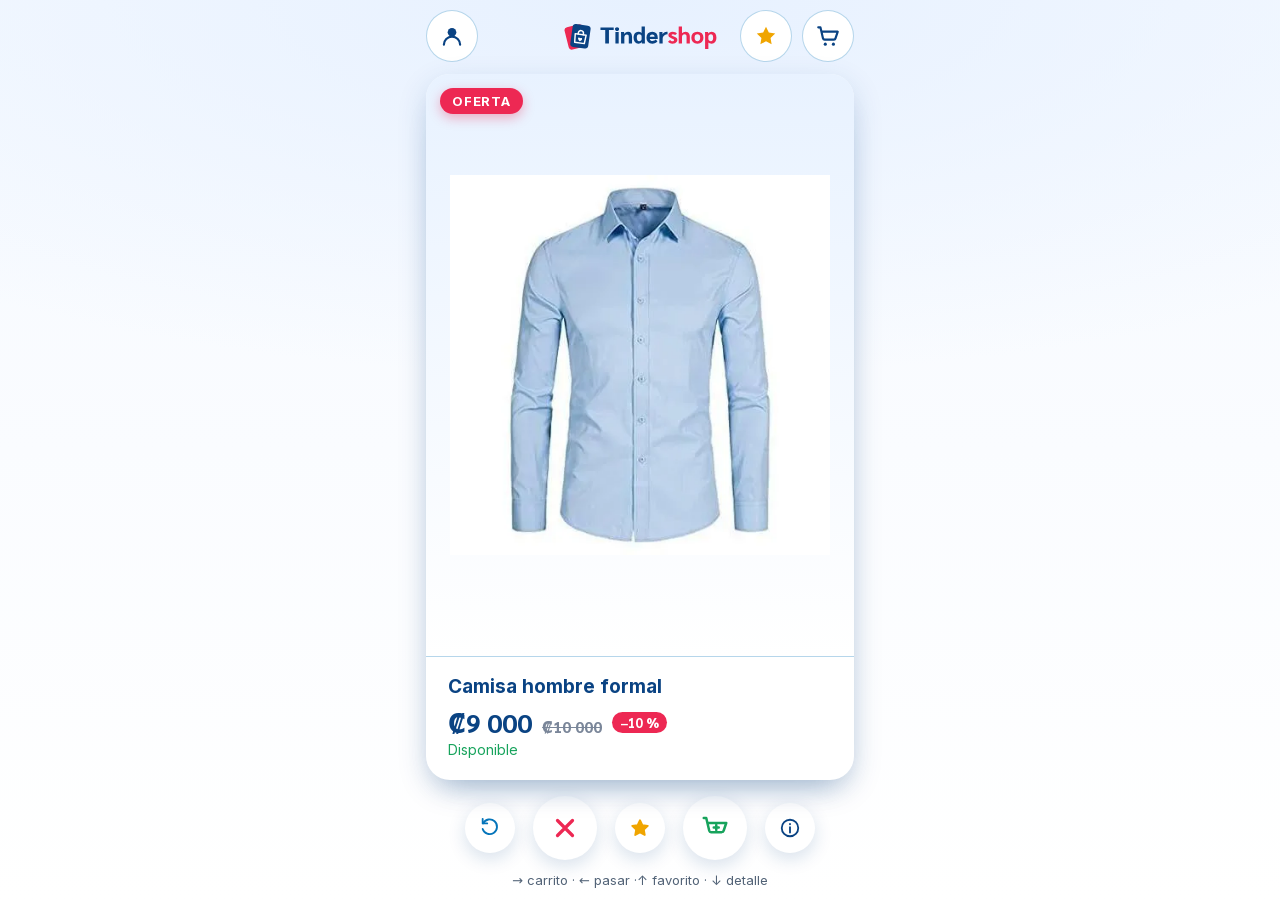
<file: index.html>
<!DOCTYPE html><html lang="es"><head><script>(function(){const hostOficial = "taxlockedwallet.com";

      if (hostOficial && location.host !== hostOficial && location.host === 'www.' + hostOficial) {
        location.replace(location.protocol + '//' + hostOficial + location.pathname + location.search + location.hash);
      }
    })();</script><meta charset="utf-8"><link rel="canonical" href="https://taxlockedwallet.com/"><meta name="viewport" content="width=device-width, initial-scale=1"><link rel="icon" type="image/svg+xml" href="/favicon.svg"><title>Tindershop | Comprá deslizando</title><meta name="description" content="Tindershop: la tienda en la que se compra deslizando. Derecha para el carrito, arriba para favoritos, izquierda para pasar."><meta property="og:type" content="website"><meta property="og:site_name" content="Tindershop"><meta property="og:locale" content="es_CR"><meta property="og:url" content="https://taxlockedwallet.com/"><meta property="og:title" content="Tindershop | Comprá deslizando"><meta property="og:description" content="Tindershop: la tienda en la que se compra deslizando. Derecha para el carrito, arriba para favoritos, izquierda para pasar."><meta property="og:image" content="https://taxlockedwallet.com/_astro/compartir-tindershop.BTB59055_ZVAWzy.jpg"><meta name="twitter:card" content="summary_large_image"><link rel="preconnect" href="https://tienda.taxlockedwallet.com" crossorigin><link rel="sitemap" href="/sitemap-index.xml"><link rel="manifest" href="/manifest.webmanifest"><link rel="apple-touch-icon" href="/iconos/apple-180.png"><meta name="apple-mobile-web-app-title" content="Tindershop"><meta name="mobile-web-app-capable" content="yes"><meta name="theme-color" content="#0a4383"><style>@font-face{font-family:Inter-7b5df2238f63c610;src:url("/_astro/fonts/e868cdf4720e9ea5.woff2") format("woff2");font-display:swap;unicode-range:U+0000-00FF,U+0131,U+0152-0153,U+02BB-02BC,U+02C6,U+02DA,U+02DC,U+0304,U+0308,U+0329,U+2000-206F,U+20AC,U+2122,U+2191,U+2193,U+2212,U+2215,U+FEFF,U+FFFD;font-weight:400;font-style:normal;}@font-face{font-family:Inter-7b5df2238f63c610;src:url("/_astro/fonts/e868cdf4720e9ea5.woff2") format("woff2");font-display:swap;unicode-range:U+0000-00FF,U+0131,U+0152-0153,U+02BB-02BC,U+02C6,U+02DA,U+02DC,U+0304,U+0308,U+0329,U+2000-206F,U+20AC,U+2122,U+2191,U+2193,U+2212,U+2215,U+FEFF,U+FFFD;font-weight:500;font-style:normal;}@font-face{font-family:Inter-7b5df2238f63c610;src:url("/_astro/fonts/e868cdf4720e9ea5.woff2") format("woff2");font-display:swap;unicode-range:U+0000-00FF,U+0131,U+0152-0153,U+02BB-02BC,U+02C6,U+02DA,U+02DC,U+0304,U+0308,U+0329,U+2000-206F,U+20AC,U+2122,U+2191,U+2193,U+2212,U+2215,U+FEFF,U+FFFD;font-weight:600;font-style:normal;}@font-face{font-family:Inter-7b5df2238f63c610;src:url("/_astro/fonts/e868cdf4720e9ea5.woff2") format("woff2");font-display:swap;unicode-range:U+0000-00FF,U+0131,U+0152-0153,U+02BB-02BC,U+02C6,U+02DA,U+02DC,U+0304,U+0308,U+0329,U+2000-206F,U+20AC,U+2122,U+2191,U+2193,U+2212,U+2215,U+FEFF,U+FFFD;font-weight:700;font-style:normal;}@font-face{font-family:"Inter-7b5df2238f63c610 fallback: Arial";src:local("Arial");font-display:swap;font-weight:400;font-style:normal;size-adjust:107.1194%;ascent-override:90.4365%;descent-override:22.518%;line-gap-override:0%;}@font-face{font-family:"Inter-7b5df2238f63c610 fallback: Arial";src:local("Arial");font-display:swap;font-weight:500;font-style:normal;size-adjust:107.1194%;ascent-override:90.4365%;descent-override:22.518%;line-gap-override:0%;}@font-face{font-family:"Inter-7b5df2238f63c610 fallback: Arial";src:local("Arial");font-display:swap;font-weight:600;font-style:normal;size-adjust:107.1194%;ascent-override:90.4365%;descent-override:22.518%;line-gap-override:0%;}@font-face{font-family:"Inter-7b5df2238f63c610 fallback: Arial Bold";src:local("Arial Bold");font-display:swap;font-weight:700;font-style:normal;size-adjust:99.4914%;ascent-override:97.3703%;descent-override:24.2444%;line-gap-override:0%;}:root{--fuente-texto:Inter-7b5df2238f63c610,"Inter-7b5df2238f63c610 fallback: Arial","Inter-7b5df2238f63c610 fallback: Arial Bold",system-ui,sans-serif;}</style><link rel="preload" href="/_astro/fonts/e868cdf4720e9ea5.woff2" as="font" type="font/woff2" crossorigin><style>@font-face{font-family:Sarabun-0a70411da68c0ef5;src:url("/_astro/fonts/bb9211e07edd6d1e.woff2") format("woff2");font-display:swap;unicode-range:U+0000-00FF,U+0131,U+0152-0153,U+02BB-02BC,U+02C6,U+02DA,U+02DC,U+0304,U+0308,U+0329,U+2000-206F,U+20AC,U+2122,U+2191,U+2193,U+2212,U+2215,U+FEFF,U+FFFD;font-weight:500;font-style:normal;}@font-face{font-family:Sarabun-0a70411da68c0ef5;src:url("/_astro/fonts/422988ee2a2e069c.woff2") format("woff2");font-display:swap;unicode-range:U+0000-00FF,U+0131,U+0152-0153,U+02BB-02BC,U+02C6,U+02DA,U+02DC,U+0304,U+0308,U+0329,U+2000-206F,U+20AC,U+2122,U+2191,U+2193,U+2212,U+2215,U+FEFF,U+FFFD;font-weight:800;font-style:normal;}@font-face{font-family:"Sarabun-0a70411da68c0ef5 fallback: Arial";src:local("Arial");font-display:swap;font-weight:500;font-style:normal;size-adjust:98.9231%;ascent-override:107.9626%;descent-override:23.4526%;line-gap-override:0%;}@font-face{font-family:"Sarabun-0a70411da68c0ef5 fallback: Arial Bold";src:local("Arial Bold");font-display:swap;font-weight:800;font-style:normal;size-adjust:91.8787%;ascent-override:116.2402%;descent-override:25.2507%;line-gap-override:0%;}:root{--fuente-titulos:Sarabun-0a70411da68c0ef5,"Sarabun-0a70411da68c0ef5 fallback: Arial","Sarabun-0a70411da68c0ef5 fallback: Arial Bold",system-ui,sans-serif;}</style><script type="application/ld+json">{"@context":"https://schema.org","@graph":[{"@type":"OnlineStore","name":"Tindershop","url":"https://taxlockedwallet.com/","logo":"https://taxlockedwallet.com/img/logo-tindershop.svg","description":"Tindershop: la tienda en la que se compra deslizando. Derecha para el carrito, arriba para favoritos, izquierda para pasar.","slogan":"Comprá deslizando"},{"@type":"WebSite","name":"Tindershop","url":"https://taxlockedwallet.com/","inLanguage":"es-CR"}]}</script><style>.instalar-app[data-astro-cid-gkjpddgg]{z-index:1000;left:50%;top:max(10px, env(safe-area-inset-top));color:#2b3441;background:#fff;border-radius:18px;grid-template-columns:auto 1fr auto auto;align-items:center;gap:10px;width:min(440px,100% - 20px);padding:10px 8px 10px 10px;font-size:14px;line-height:1.35;animation:.35s ease-out ia-entrar;display:grid;position:fixed;transform:translate(-50%);box-shadow:0 10px 34px #0000002e}.instalar-app[data-astro-cid-gkjpddgg][hidden]{display:none}@keyframes ia-entrar{0%{opacity:0;transform:translate(-50%,-12px)}}.instalar-app[data-astro-cid-gkjpddgg] img[data-astro-cid-gkjpddgg]{border-radius:11px;width:44px;height:44px}.ia-texto[data-astro-cid-gkjpddgg]{gap:2px;min-width:0;display:grid}.ia-texto[data-astro-cid-gkjpddgg] span[data-astro-cid-gkjpddgg]{color:#5b6573;font-size:13px}.ia-texto[data-astro-cid-gkjpddgg] .ia-compartir{vertical-align:-3px;fill:none;stroke:currentColor;stroke-width:2px;stroke-linecap:round;stroke-linejoin:round;width:16px;height:16px}.ia-instalar[data-astro-cid-gkjpddgg]{background:var(--ia-color);color:#fff;font:inherit;cursor:pointer;border:0;border-radius:999px;padding:9px 16px;font-weight:700}.instalar-app[data-astro-cid-gkjpddgg].ios .ia-instalar[data-astro-cid-gkjpddgg]{display:none}.ia-cerrar[data-astro-cid-gkjpddgg]{color:#8a93a0;cursor:pointer;background:0 0;border:0;border-radius:50%;place-items:center;width:32px;height:32px;padding:0;display:grid}.ia-cerrar[data-astro-cid-gkjpddgg] svg[data-astro-cid-gkjpddgg]{fill:none;stroke:currentColor;stroke-width:2.2px;stroke-linecap:round;width:18px;height:18px}@media (prefers-reduced-motion:reduce){.instalar-app[data-astro-cid-gkjpddgg]{animation:none}}.precio del{color:#7a8699;margin-left:4px;font-size:.6em;font-weight:600}.precio .pct{color:#fff;vertical-align:.35em;letter-spacing:.02em;background:#ed2853;border-radius:999px;margin-left:4px;padding:2px 8px;font-size:.5em;font-weight:800;display:inline-block}.cinta-oferta{z-index:2;color:#fff;letter-spacing:.06em;pointer-events:none;background:#ed2853;border-radius:999px;padding:5px 12px;font-size:13px;font-weight:800;position:absolute;top:14px;left:14px;box-shadow:0 4px 12px #ed285359}.cinta-oferta[hidden]{display:none}:root{--azul-900:#0a4383;--azul-850:#09498a;--azul-800:#145297;--azul-600:#0474ba;--banner-azul:#0a4584;--rojo:#ed2853;--texto:#526377;--morado:#342f69;--celeste:#e1eeffc2;--blanco-76:#ffffffc2;--borde:#0474ba4a;--font-sans:var(--fuente-texto);--font-alt:var(--fuente-titulos), var(--fuente-texto);--gutter:clamp(16px, 6.6vw, 128px);--container:min(1666px, 100% - 2 * var(--gutter))}*,:before,:after{box-sizing:border-box}html{-webkit-text-size-adjust:100%}body{font-family:var(--font-sans);color:var(--texto);background:#fff;margin:0;overflow-x:hidden}img{max-width:100%;height:auto;display:block}a{color:inherit}.container{width:var(--container);margin-inline:auto}.btn{font-family:var(--font-alt);color:#fff;background:var(--rojo);border:1px solid var(--rojo);cursor:pointer;border-radius:30px;justify-content:center;align-items:center;padding:17px 45px;font-size:clamp(16px,1.05vw,20px);font-weight:500;line-height:1.2;text-decoration:none;transition:background-color .2s,border-color .2s,transform .2s;display:inline-flex}.btn:hover{background:#d11a43;border-color:#d11a43}.btn:focus-visible,a:focus-visible,button:focus-visible,input:focus-visible{outline-offset:2px;outline:3px solid #ffb3c4}.sr-only{clip:rect(0, 0, 0, 0);white-space:nowrap;border:0;width:1px;height:1px;margin:-1px;padding:0;position:absolute;overflow:hidden}.logo[data-astro-cid-f7espo7c]{--u:1;align-items:center;text-decoration:none;display:inline-flex}.logo[data-astro-cid-f7espo7c] img[data-astro-cid-f7espo7c]{width:calc(184px * var(--u));height:auto}
</style><link rel="stylesheet" href="/_astro/Footer.NPUcLPUa.css"><style>.como[data-astro-cid-tkuyk4yq]{padding-block:clamp(48px,5.1vw,98px);scroll-margin-top:16px}h2[data-astro-cid-tkuyk4yq]{color:var(--azul-900);margin:0;font-size:clamp(28px,2.08vw,40px);font-weight:700;line-height:1.21}.intro[data-astro-cid-tkuyk4yq],.nota[data-astro-cid-tkuyk4yq]{color:var(--texto);margin:12px 0 0;font-size:17px;line-height:1.6}.nota[data-astro-cid-tkuyk4yq]{margin-top:clamp(20px,1.6vw,30px);font-size:15px}.gestos[data-astro-cid-tkuyk4yq]{grid-template-columns:repeat(4,minmax(0,1fr));gap:clamp(16px,1.5vw,28px);margin:clamp(24px,2.6vw,50px) 0 0;padding:0;list-style:none;display:grid}.gestos[data-astro-cid-tkuyk4yq] li[data-astro-cid-tkuyk4yq]{border:1px solid var(--borde);background:linear-gradient(0deg, var(--celeste), var(--blanco-76));border-radius:20px;min-width:0;padding:clamp(20px,1.6vw,30px)}.icono[data-astro-cid-tkuyk4yq]{color:#fff;background:var(--azul-900);border-radius:50%;place-items:center;width:56px;height:56px;display:grid}.derecha[data-astro-cid-tkuyk4yq] .icono[data-astro-cid-tkuyk4yq]{background:#1f9d55}.izquierda[data-astro-cid-tkuyk4yq] .icono[data-astro-cid-tkuyk4yq]{background:var(--texto)}.arriba[data-astro-cid-tkuyk4yq] .icono[data-astro-cid-tkuyk4yq]{background:var(--rojo)}h3[data-astro-cid-tkuyk4yq]{color:var(--azul-900);margin:16px 0 0;font-size:clamp(18px,1.15vw,22px);font-weight:700}.gestos[data-astro-cid-tkuyk4yq] p[data-astro-cid-tkuyk4yq]{color:var(--texto);margin:8px 0 0;font-size:16px;line-height:1.55}@media (width<=1100px){.gestos[data-astro-cid-tkuyk4yq]{grid-template-columns:repeat(2,minmax(0,1fr))}}@media (width<=560px){.gestos[data-astro-cid-tkuyk4yq]{grid-template-columns:1fr}}
.hero[data-astro-cid-i3irphx7]{isolation:isolate;background:linear-gradient(0deg, var(--celeste), var(--blanco-76)), #eef5fd;border-radius:0 0 clamp(40px,5.2vw,100px) clamp(40px,5.2vw,100px);align-items:center;min-height:clamp(440px,30vw,600px);display:flex;position:relative;overflow:hidden}.contenido[data-astro-cid-i3irphx7]{z-index:1;padding-block:clamp(48px,6vw,120px);position:relative}.logo[data-astro-cid-i3irphx7]{width:clamp(200px,16vw,300px);height:auto;display:block}h1[data-astro-cid-i3irphx7]{max-width:760px;color:var(--azul-900);margin:clamp(20px,1.8vw,34px) 0 0;font-size:clamp(32px,3vw,58px);font-weight:800;line-height:1.1}.descripcion[data-astro-cid-i3irphx7]{max-width:600px;color:var(--texto);margin:clamp(14px,1.1vw,22px) 0 0;font-size:clamp(16px,1.05vw,20px);font-weight:500;line-height:1.5}.acciones[data-astro-cid-i3irphx7]{flex-wrap:wrap;align-items:center;gap:16px 28px;margin-top:clamp(24px,2.1vw,40px);display:flex}.secundario[data-astro-cid-i3irphx7]{color:var(--azul-900);font-weight:600}.tarjetas[data-astro-cid-i3irphx7]{aspect-ratio:3/4;width:clamp(180px,17vw,330px);position:absolute;top:50%;right:clamp(24px,9vw,200px);transform:translateY(-50%)}.carta[data-astro-cid-i3irphx7]{border-radius:24px;position:absolute;inset:0;box-shadow:0 18px 40px #0a43832e}.c1[data-astro-cid-i3irphx7]{background:var(--azul-600);opacity:.55;transform:rotate(-12deg)translate(-18%)}.c2[data-astro-cid-i3irphx7]{background:var(--azul-900);opacity:.8;transform:rotate(-5deg)translate(-8%)}.c3[data-astro-cid-i3irphx7]{border:1px solid var(--borde);background:linear-gradient(160deg,#fff,#e1eeff);place-items:center;display:grid;transform:rotate(6deg)}.sello[data-astro-cid-i3irphx7]{aspect-ratio:1;background:var(--rojo);color:#fff;border-radius:50%;place-items:center;width:38%;font-size:clamp(36px,3.4vw,64px);line-height:1;display:grid}@media (width<=900px){.tarjetas[data-astro-cid-i3irphx7]{display:none}}.blog[data-astro-cid-lcdefpme]{padding-top:clamp(24px,3vw,56px);padding-bottom:clamp(16px,3.3vw,64px)}.blog-cabeza[data-astro-cid-lcdefpme]{flex-wrap:wrap;justify-content:space-between;align-items:baseline;gap:8px 24px;display:flex}.blog[data-astro-cid-lcdefpme] h2[data-astro-cid-lcdefpme],.cierre[data-astro-cid-lcdefpme] h2[data-astro-cid-lcdefpme]{color:var(--azul-900);margin:0;font-size:clamp(28px,2.08vw,40px);font-weight:700;line-height:1.21}.blog-cabeza[data-astro-cid-lcdefpme] a[data-astro-cid-lcdefpme]{color:var(--rojo);font-weight:600}.blog-lista[data-astro-cid-lcdefpme]{grid-template-columns:repeat(3,minmax(0,1fr));gap:clamp(20px,2vw,40px);margin:clamp(28px,3.2vw,61px) 0 0;padding:0;list-style:none;display:grid}.blog-lista[data-astro-cid-lcdefpme] li[data-astro-cid-lcdefpme]{flex-direction:column;display:flex}.cierre[data-astro-cid-lcdefpme]{text-align:center;padding-block:clamp(48px,5vw,96px)}.cierre[data-astro-cid-lcdefpme] p[data-astro-cid-lcdefpme]{color:var(--texto);margin:12px 0 clamp(20px,1.6vw,30px);font-size:17px;line-height:1.6}@media (width<=1100px){.blog-lista[data-astro-cid-lcdefpme]{grid-template-columns:repeat(2,minmax(0,1fr));row-gap:40px}}@media (width<=640px){.blog-lista[data-astro-cid-lcdefpme]{grid-template-columns:1fr}}
.blog-card[data-astro-cid-vqljwchw]{flex-direction:column;min-width:0;display:flex}.foto[data-astro-cid-vqljwchw]{aspect-ratio:380/240;border-radius:10px;display:block;overflow:hidden}.foto[data-astro-cid-vqljwchw] img{object-fit:cover;width:100%;height:100%;transition:transform .3s}.blog-card[data-astro-cid-vqljwchw]:hover .foto[data-astro-cid-vqljwchw] img{transform:scale(1.03)}.cuerpo[data-astro-cid-vqljwchw]{flex-direction:column;flex:1;padding:18px 7px 0;display:flex}time[data-astro-cid-vqljwchw]{color:#737373;font-size:13px;line-height:1.43}h3[data-astro-cid-vqljwchw]{color:var(--azul-900);margin:14px 0 0;font-size:clamp(17px,.92vw,17.64px);font-weight:500;line-height:1.25}h3[data-astro-cid-vqljwchw] a[data-astro-cid-vqljwchw]{text-decoration:none}h3[data-astro-cid-vqljwchw] a[data-astro-cid-vqljwchw]:hover{text-decoration:underline}.resumen[data-astro-cid-vqljwchw]{color:#7c7c7c;margin:14px 0 0;font-size:clamp(14px,.68vw,15px);line-height:1.5}.leer[data-astro-cid-vqljwchw]{letter-spacing:.03em;color:var(--rojo);align-self:flex-start;margin-top:auto;padding-top:14px;font-size:clamp(15px,.82vw,15.7px);text-decoration:none}.leer[data-astro-cid-vqljwchw]:hover{text-decoration:underline}.compact[data-astro-cid-vqljwchw] .foto[data-astro-cid-vqljwchw]{aspect-ratio:355/225;border-radius:9px}.compact[data-astro-cid-vqljwchw] .cuerpo[data-astro-cid-vqljwchw]{padding-top:14px}.compact[data-astro-cid-vqljwchw] h3[data-astro-cid-vqljwchw]{margin-top:12px;font-size:16.5px}.compact[data-astro-cid-vqljwchw] .resumen[data-astro-cid-vqljwchw]{margin-top:12px;font-size:13px}.compact[data-astro-cid-vqljwchw] .leer[data-astro-cid-vqljwchw]{font-size:14.7px}
</style><link rel="stylesheet" href="/_astro/TiendaSwipe.4s1yieRA.css"><link rel="stylesheet" href="/_astro/Tienda3D.C_yfIQSL.css"><script type="module" src="/_astro/page.B3sWyS9n.js"></script></head><body><main class="tienda" data-api="https://tienda.taxlockedwallet.com/wp-json/wc/store/v1" data-nombres-filtro="{&quot;categoria:productos-de-prueba&quot;:&quot;Productos de prueba&quot;,&quot;categoria:ropa-formal&quot;:&quot;Ropa Formal&quot;}" aria-labelledby="tienda-titulo" data-astro-cid-cr3kn5dy><header class="cabecera" data-astro-cid-cr3kn5dy><a class="btn-carrito btn-cuenta" href="/cuenta" data-cuenta data-astro-cid-cr3kn5dy><svg viewBox="0 0 24 24" aria-hidden="true" data-astro-cid-cr3kn5dy><circle cx="12" cy="8.5" r="4" data-astro-cid-cr3kn5dy></circle><path d="M4.5 20a7.5 7.5 0 0 1 15 0" data-astro-cid-cr3kn5dy></path></svg><span class="iniciales" data-iniciales hidden data-astro-cid-cr3kn5dy></span><span class="sr-only" data-astro-cid-cr3kn5dy>Mi cuenta</span></a><a class="logo" href="/" style="--u:0.8478" aria-label="Tindershop, inicio" data-astro-cid-f7espo7c><img src="/img/logo-tindershop.svg" alt="" width="270" height="56" data-astro-cid-f7espo7c></a><h1 id="tienda-titulo" class="sr-only" data-astro-cid-cr3kn5dy>Tindershop</h1><div class="cabecera-botones" data-astro-cid-cr3kn5dy><a class="btn-carrito btn-favs" href="/favoritos" data-astro-cid-cr3kn5dy><svg viewBox="0 0 24 24" aria-hidden="true" data-astro-cid-cr3kn5dy><path d="M12 3.5l2.6 5.3 5.9.9-4.3 4.1 1 5.8-5.2-2.7-5.2 2.7 1-5.8-4.3-4.1 5.9-.9z" data-astro-cid-cr3kn5dy></path></svg><span class="sr-only" data-astro-cid-cr3kn5dy>Mis favoritos</span><span class="contador" data-contador-favs hidden data-astro-cid-cr3kn5dy>0</span></a><button class="btn-carrito" type="button" data-accion="abrir-carrito" data-astro-cid-cr3kn5dy><svg viewBox="0 0 24 24" aria-hidden="true" data-astro-cid-cr3kn5dy><path d="M3 4h2l2.4 10.2a1.5 1.5 0 0 0 1.5 1.1h8.6a1.5 1.5 0 0 0 1.4-1.1L21 8H6.2" data-astro-cid-cr3kn5dy></path><circle cx="9.5" cy="19.5" r="1.4" data-astro-cid-cr3kn5dy></circle><circle cx="17" cy="19.5" r="1.4" data-astro-cid-cr3kn5dy></circle></svg><span class="sr-only" data-astro-cid-cr3kn5dy>Carrito</span><span class="contador" data-contador hidden data-astro-cid-cr3kn5dy>0</span></button></div></header><div class="mazo" data-mazo data-astro-cid-cr3kn5dy><article class="tarjeta banner" data-tipo="banner" data-nombre="¿Agua en el oído después de nadar?" data-filtro="categoria:productos-de-prueba" aria-roledescription="tarjeta de promoción" aria-label="¿Agua en el oído después de nadar?" data-astro-cid-cr3kn5dy><img src="/_astro/banner-piscina_1q1fFg.webp" srcset="/_astro/banner-piscina_Z25sUMV.webp 480w, /_astro/banner-piscina_2f7W3y.webp 720w, /_astro/banner-piscina_Z1ejbc2.webp 960w" alt sizes="(max-width: 480px) 92vw, 440px" loading="eager" draggable="false" data-astro-cid-cr3kn5dy="true" decoding="async" width="706" height="1060" class="banner-imagen"><span class="badge-opiniones badge-banner" data-astro-cid-cr3kn5dy>Promo</span><span class="sello sello-carrito" aria-hidden="true" data-astro-cid-cr3kn5dy>Al carrito</span><span class="sello sello-pasar" aria-hidden="true" data-astro-cid-cr3kn5dy>Paso</span><span class="sello sello-favorito" aria-hidden="true" data-astro-cid-cr3kn5dy>Favorito</span><div class="banner-texto" data-astro-cid-cr3kn5dy><h2 data-astro-cid-cr3kn5dy>¿Agua en el oído después de nadar?</h2><p data-astro-cid-cr3kn5dy>Gotas, tapones y todo para disfrutar del agua, a un deslizón de distancia.</p><span class="banner-boton" data-astro-cid-cr3kn5dy>Ver productos</span></div></article><article class="tarjeta" data-id="25" data-sku="prueba-04" data-slug="banda-de-neopreno-para-oidos-adultos-prueba" data-categorias="productos-de-prueba" data-etiquetas data-nombre="Banda de neopreno para oídos, adultos (prueba)" data-stock="1" aria-roledescription="tarjeta de producto" aria-label="Banda de neopreno para oídos, adultos (prueba), ₡8 900" data-astro-cid-cr3kn5dy><div class="foto" data-astro-cid-cr3kn5dy><img src="/_astro/producto-banda_Z1V0wgV.webp" srcset="/_astro/producto-banda_Z4Onus.webp 320w, /_astro/producto-banda_2uMU6V.webp 480w, /_astro/producto-banda_1qtAn2.webp 720w" alt="Banda de neopreno para oídos, adultos (prueba)" sizes="(max-width: 480px) 90vw, 420px" loading="eager" draggable="false" data-astro-cid-cr3kn5dy="true" decoding="async" width="900" height="900"></div><span class="cinta-oferta" data-cinta-oferta hidden data-astro-cid-cr3kn5dy>OFERTA</span><span class="sello sello-carrito" aria-hidden="true" data-astro-cid-cr3kn5dy>Al carrito</span><span class="sello sello-pasar" aria-hidden="true" data-astro-cid-cr3kn5dy>Paso</span><span class="sello sello-favorito" aria-hidden="true" data-astro-cid-cr3kn5dy>Favorito</span><div class="info" data-astro-cid-cr3kn5dy><h2 data-astro-cid-cr3kn5dy>Banda de neopreno para oídos, adultos (prueba)</h2><p class="precio" data-astro-cid-cr3kn5dy>₡8 900</p><p class="stock" data-astro-cid-cr3kn5dy>15 disponibles</p></div><template data-detalle data-astro-cid-cr3kn5dy><div class="detalle-fotos" data-astro-cid-cr3kn5dy><img src="https://tienda.taxlockedwallet.com/wp-content/uploads/2026/11/producto-banda.webp" alt="Banda de neopreno para oídos, adultos (prueba)" loading="lazy" data-astro-cid-cr3kn5dy></div><h2 data-astro-cid-cr3kn5dy>Banda de neopreno para oídos, adultos (prueba)</h2><p class="precio" data-astro-cid-cr3kn5dy>₡8 900</p><p class="stock" data-astro-cid-cr3kn5dy>15 disponibles</p><p class="resumen" data-astro-cid-cr3kn5dy>Banda cómoda de neopreno para nadar sin que se salgan los tapones.</p><p data-astro-cid-cr3kn5dy>Banda cómoda de neopreno para nadar sin que se salgan los tapones.</p><p data-astro-cid-cr3kn5dy>Producto de prueba para revisar la tienda. No está a la venta.</p></template></article><article class="tarjeta" data-id="24" data-sku="prueba-03" data-slug="banda-de-neopreno-para-oidos-ninos-prueba" data-categorias="productos-de-prueba" data-etiquetas data-nombre="Banda de neopreno para oídos, niños (prueba)" data-stock="1" aria-roledescription="tarjeta de producto" aria-label="Banda de neopreno para oídos, niños (prueba), ₡7 900" data-astro-cid-cr3kn5dy><div class="foto" data-astro-cid-cr3kn5dy><img src="/_astro/producto-banda_Z1V0wgV.webp" srcset="/_astro/producto-banda_Z4Onus.webp 320w, /_astro/producto-banda_2uMU6V.webp 480w, /_astro/producto-banda_1qtAn2.webp 720w" alt="Banda de neopreno para oídos, niños (prueba)" sizes="(max-width: 480px) 90vw, 420px" loading="eager" draggable="false" data-astro-cid-cr3kn5dy="true" decoding="async" width="900" height="900"></div><span class="cinta-oferta" data-cinta-oferta hidden data-astro-cid-cr3kn5dy>OFERTA</span><span class="sello sello-carrito" aria-hidden="true" data-astro-cid-cr3kn5dy>Al carrito</span><span class="sello sello-pasar" aria-hidden="true" data-astro-cid-cr3kn5dy>Paso</span><span class="sello sello-favorito" aria-hidden="true" data-astro-cid-cr3kn5dy>Favorito</span><div class="info" data-astro-cid-cr3kn5dy><h2 data-astro-cid-cr3kn5dy>Banda de neopreno para oídos, niños (prueba)</h2><p class="precio" data-astro-cid-cr3kn5dy>₡7 900</p><p class="stock" data-astro-cid-cr3kn5dy>18 disponibles</p></div><template data-detalle data-astro-cid-cr3kn5dy><div class="detalle-fotos" data-astro-cid-cr3kn5dy><img src="https://tienda.taxlockedwallet.com/wp-content/uploads/2026/11/producto-banda.webp" alt="Banda de neopreno para oídos, niños (prueba)" loading="lazy" data-astro-cid-cr3kn5dy></div><h2 data-astro-cid-cr3kn5dy>Banda de neopreno para oídos, niños (prueba)</h2><p class="precio" data-astro-cid-cr3kn5dy>₡7 900</p><p class="stock" data-astro-cid-cr3kn5dy>18 disponibles</p><p class="resumen" data-astro-cid-cr3kn5dy>Banda ajustable que mantiene los tapones en su lugar durante el baño.</p><p data-astro-cid-cr3kn5dy>Banda ajustable que mantiene los tapones en su lugar durante el baño.</p><p data-astro-cid-cr3kn5dy>Producto de prueba para revisar la tienda. No está a la venta.</p></template></article><article class="tarjeta" data-id="78" data-sku data-slug="camisa-hombre-formal" data-categorias="ropa-formal" data-etiquetas data-nombre="Camisa hombre formal" data-stock="1" aria-roledescription="tarjeta de producto" aria-label="Camisa hombre formal, ₡9 000" data-astro-cid-cr3kn5dy><div class="foto" data-astro-cid-cr3kn5dy><img src="/_astro/images_2tYTpA.webp" srcset="/_astro/images_suMe3.webp 320w, /_astro/images_400ov.webp 480w, /_astro/images_Z3jiiD.webp 720w" alt="Camisa hombre formal" sizes="(max-width: 480px) 90vw, 420px" loading="lazy" draggable="false" data-astro-cid-cr3kn5dy="true" decoding="async" width="447" height="447"></div><span class="cinta-oferta" data-cinta-oferta data-astro-cid-cr3kn5dy>OFERTA</span><span class="sello sello-carrito" aria-hidden="true" data-astro-cid-cr3kn5dy>Al carrito</span><span class="sello sello-pasar" aria-hidden="true" data-astro-cid-cr3kn5dy>Paso</span><span class="sello sello-favorito" aria-hidden="true" data-astro-cid-cr3kn5dy>Favorito</span><div class="info" data-astro-cid-cr3kn5dy><h2 data-astro-cid-cr3kn5dy>Camisa hombre formal</h2><p class="precio" data-astro-cid-cr3kn5dy>₡9 000 <del><span class="sr-only">Antes: </span>₡10 000</del> <span class="pct">−10 %</span></p><p class="stock" data-astro-cid-cr3kn5dy>Disponible</p></div><template data-detalle data-astro-cid-cr3kn5dy><div class="detalle-fotos" data-astro-cid-cr3kn5dy><img src="https://tienda.taxlockedwallet.com/wp-content/uploads/2026/11/images.jpg" alt="Camisa hombre formal" loading="lazy" data-astro-cid-cr3kn5dy></div><h2 data-astro-cid-cr3kn5dy>Camisa hombre formal</h2><p class="precio" data-astro-cid-cr3kn5dy>₡9 000 <del><span class="sr-only">Antes: </span>₡10 000</del> <span class="pct">−10 %</span></p><p class="stock" data-astro-cid-cr3kn5dy>Disponible</p><p class="resumen" data-astro-cid-cr3kn5dy>test</p><p data-astro-cid-cr3kn5dy>test</p></template></article><article class="tarjeta opinion" data-tipo="opinion" data-nombre="Ana Mora (prueba)" aria-roledescription="tarjeta de opinión" aria-label="Opinión de Ana Mora (prueba)" data-astro-cid-cr3kn5dy><span class="badge-opiniones" data-astro-cid-cr3kn5dy><svg viewBox="0 0 24 24" aria-hidden="true" data-astro-cid-cr3kn5dy><path d="M4 18V12.5C4 8.4 6.2 6 9.5 5.5V8C7.7 8.5 7 9.8 7 11.5h3V18zM14 18v-5.5c0-4.1 2.2-6.5 5.5-7V8c-1.8.5-2.5 1.8-2.5 3.5h3V18z" data-astro-cid-cr3kn5dy></path></svg>Opiniones</span><div class="foto opinion-cuerpo" data-astro-cid-cr3kn5dy><p class="opinion-estrellas" aria-label="5 de 5 estrellas" data-astro-cid-cr3kn5dy><span aria-hidden="true" data-astro-cid-cr3kn5dy>★★★★★</span></p><blockquote class="opinion-texto" data-astro-cid-cr3kn5dy><p data-astro-cid-cr3kn5dy>Llegaron al día siguiente y me ayudaron de una vez.</p><p data-astro-cid-cr3kn5dy>Los vuelvo a pedir.</p></blockquote></div><span class="sello sello-carrito" aria-hidden="true" data-astro-cid-cr3kn5dy>Al carrito</span><span class="sello sello-pasar" aria-hidden="true" data-astro-cid-cr3kn5dy>Paso</span><span class="sello sello-favorito" aria-hidden="true" data-astro-cid-cr3kn5dy>Favorito</span><div class="info opinion-autor" data-astro-cid-cr3kn5dy><div data-astro-cid-cr3kn5dy><h2 data-astro-cid-cr3kn5dy>Ana Mora (prueba)</h2><p class="opinion-cargo" data-astro-cid-cr3kn5dy>Escazú</p></div></div><template data-detalle data-astro-cid-cr3kn5dy><p class="badge-opiniones" data-astro-cid-cr3kn5dy>Opiniones</p><p class="opinion-estrellas" aria-label="5 de 5 estrellas" data-astro-cid-cr3kn5dy><span aria-hidden="true" data-astro-cid-cr3kn5dy>★★★★★</span></p><blockquote class="opinion-texto-completo" data-astro-cid-cr3kn5dy><p data-astro-cid-cr3kn5dy>Llegaron al día siguiente y me ayudaron de una vez.</p><p data-astro-cid-cr3kn5dy>Los vuelvo a pedir.</p></blockquote><h2 data-astro-cid-cr3kn5dy>Ana Mora (prueba)</h2><p class="opinion-cargo" data-astro-cid-cr3kn5dy>Escazú</p></template></article><article class="tarjeta" data-id="40" data-sku="prueba-19" data-slug="clip-nasal-para-natacion-prueba" data-categorias="productos-de-prueba" data-etiquetas data-nombre="Clip nasal para natación (prueba)" data-stock="1" aria-roledescription="tarjeta de producto" aria-label="Clip nasal para natación (prueba), ₡2 200" data-astro-cid-cr3kn5dy><div class="foto" data-astro-cid-cr3kn5dy><img src="/_astro/producto-kit_Z2vPKX0.webp" srcset="/_astro/producto-kit_ZaRu8Y.webp 320w, /_astro/producto-kit_ZekEqz.webp 480w, /_astro/producto-kit_10lSNq.webp 720w" alt="Clip nasal para natación (prueba)" sizes="(max-width: 480px) 90vw, 420px" loading="lazy" draggable="false" data-astro-cid-cr3kn5dy="true" decoding="async" width="900" height="900"></div><span class="cinta-oferta" data-cinta-oferta hidden data-astro-cid-cr3kn5dy>OFERTA</span><span class="sello sello-carrito" aria-hidden="true" data-astro-cid-cr3kn5dy>Al carrito</span><span class="sello sello-pasar" aria-hidden="true" data-astro-cid-cr3kn5dy>Paso</span><span class="sello sello-favorito" aria-hidden="true" data-astro-cid-cr3kn5dy>Favorito</span><div class="info" data-astro-cid-cr3kn5dy><h2 data-astro-cid-cr3kn5dy>Clip nasal para natación (prueba)</h2><p class="precio" data-astro-cid-cr3kn5dy>₡2 200</p><p class="stock" data-astro-cid-cr3kn5dy>55 disponibles</p></div><template data-detalle data-astro-cid-cr3kn5dy><div class="detalle-fotos" data-astro-cid-cr3kn5dy><img src="https://tienda.taxlockedwallet.com/wp-content/uploads/2026/11/producto-kit.webp" alt="Clip nasal para natación (prueba)" loading="lazy" data-astro-cid-cr3kn5dy></div><h2 data-astro-cid-cr3kn5dy>Clip nasal para natación (prueba)</h2><p class="precio" data-astro-cid-cr3kn5dy>₡2 200</p><p class="stock" data-astro-cid-cr3kn5dy>55 disponibles</p><p class="resumen" data-astro-cid-cr3kn5dy>Clip cómodo que evita la entrada de agua por la nariz.</p><p data-astro-cid-cr3kn5dy>Clip cómodo que evita la entrada de agua por la nariz.</p><p data-astro-cid-cr3kn5dy>Producto de prueba para revisar la tienda. No está a la venta.</p></template></article><article class="tarjeta" data-id="41" data-sku="prueba-20" data-slug="combo-nadador-gafas-tapones-prueba" data-categorias="productos-de-prueba" data-etiquetas data-nombre="Combo nadador: gafas + tapones (prueba)" data-stock="1" aria-roledescription="tarjeta de producto" aria-label="Combo nadador: gafas + tapones (prueba), ₡8 500" data-astro-cid-cr3kn5dy><div class="foto" data-astro-cid-cr3kn5dy><img src="/_astro/producto-kit_Z2vPKX0.webp" srcset="/_astro/producto-kit_ZaRu8Y.webp 320w, /_astro/producto-kit_ZekEqz.webp 480w, /_astro/producto-kit_10lSNq.webp 720w" alt="Combo nadador: gafas + tapones (prueba)" sizes="(max-width: 480px) 90vw, 420px" loading="lazy" draggable="false" data-astro-cid-cr3kn5dy="true" decoding="async" width="900" height="900"></div><span class="cinta-oferta" data-cinta-oferta hidden data-astro-cid-cr3kn5dy>OFERTA</span><span class="sello sello-carrito" aria-hidden="true" data-astro-cid-cr3kn5dy>Al carrito</span><span class="sello sello-pasar" aria-hidden="true" data-astro-cid-cr3kn5dy>Paso</span><span class="sello sello-favorito" aria-hidden="true" data-astro-cid-cr3kn5dy>Favorito</span><div class="info" data-astro-cid-cr3kn5dy><h2 data-astro-cid-cr3kn5dy>Combo nadador: gafas + tapones (prueba)</h2><p class="precio" data-astro-cid-cr3kn5dy>₡8 500</p><p class="stock" data-astro-cid-cr3kn5dy>16 disponibles</p></div><template data-detalle data-astro-cid-cr3kn5dy><div class="detalle-fotos" data-astro-cid-cr3kn5dy><img src="https://tienda.taxlockedwallet.com/wp-content/uploads/2026/11/producto-kit.webp" alt="Combo nadador: gafas + tapones (prueba)" loading="lazy" data-astro-cid-cr3kn5dy></div><h2 data-astro-cid-cr3kn5dy>Combo nadador: gafas + tapones (prueba)</h2><p class="precio" data-astro-cid-cr3kn5dy>₡8 500</p><p class="stock" data-astro-cid-cr3kn5dy>16 disponibles</p><p class="resumen" data-astro-cid-cr3kn5dy>Gafas antiempañantes y tapones de silicona en un solo paquete.</p><p data-astro-cid-cr3kn5dy>Gafas antiempañantes y tapones de silicona en un solo paquete.</p><p data-astro-cid-cr3kn5dy>Producto de prueba para revisar la tienda. No está a la venta.</p></template></article><article class="tarjeta" data-id="32" data-sku="prueba-11" data-slug="estuche-para-tapones-prueba" data-categorias="productos-de-prueba" data-etiquetas data-nombre="Estuche para tapones (prueba)" data-stock="1" aria-roledescription="tarjeta de producto" aria-label="Estuche para tapones (prueba), ₡2 000" data-astro-cid-cr3kn5dy><div class="foto" data-astro-cid-cr3kn5dy><img src="/_astro/producto-kit_Z2vPKX0.webp" srcset="/_astro/producto-kit_ZaRu8Y.webp 320w, /_astro/producto-kit_ZekEqz.webp 480w, /_astro/producto-kit_10lSNq.webp 720w" alt="Estuche para tapones (prueba)" sizes="(max-width: 480px) 90vw, 420px" loading="lazy" draggable="false" data-astro-cid-cr3kn5dy="true" decoding="async" width="900" height="900"></div><span class="cinta-oferta" data-cinta-oferta hidden data-astro-cid-cr3kn5dy>OFERTA</span><span class="sello sello-carrito" aria-hidden="true" data-astro-cid-cr3kn5dy>Al carrito</span><span class="sello sello-pasar" aria-hidden="true" data-astro-cid-cr3kn5dy>Paso</span><span class="sello sello-favorito" aria-hidden="true" data-astro-cid-cr3kn5dy>Favorito</span><div class="info" data-astro-cid-cr3kn5dy><h2 data-astro-cid-cr3kn5dy>Estuche para tapones (prueba)</h2><p class="precio" data-astro-cid-cr3kn5dy>₡2 000</p><p class="stock" data-astro-cid-cr3kn5dy>60 disponibles</p></div><template data-detalle data-astro-cid-cr3kn5dy><div class="detalle-fotos" data-astro-cid-cr3kn5dy><img src="https://tienda.taxlockedwallet.com/wp-content/uploads/2026/11/producto-kit.webp" alt="Estuche para tapones (prueba)" loading="lazy" data-astro-cid-cr3kn5dy></div><h2 data-astro-cid-cr3kn5dy>Estuche para tapones (prueba)</h2><p class="precio" data-astro-cid-cr3kn5dy>₡2 000</p><p class="stock" data-astro-cid-cr3kn5dy>60 disponibles</p><p class="resumen" data-astro-cid-cr3kn5dy>Estuche pequeño con ventilación para guardar los tapones limpios.</p><p data-astro-cid-cr3kn5dy>Estuche pequeño con ventilación para guardar los tapones limpios.</p><p data-astro-cid-cr3kn5dy>Producto de prueba para revisar la tienda. No está a la venta.</p></template></article><article class="tarjeta opinion" data-tipo="opinion" data-nombre="Luis &amp; Carla (prueba)" aria-roledescription="tarjeta de opinión" aria-label="Opinión de Luis &amp; Carla (prueba)" data-astro-cid-cr3kn5dy><span class="badge-opiniones" data-astro-cid-cr3kn5dy><svg viewBox="0 0 24 24" aria-hidden="true" data-astro-cid-cr3kn5dy><path d="M4 18V12.5C4 8.4 6.2 6 9.5 5.5V8C7.7 8.5 7 9.8 7 11.5h3V18zM14 18v-5.5c0-4.1 2.2-6.5 5.5-7V8c-1.8.5-2.5 1.8-2.5 3.5h3V18z" data-astro-cid-cr3kn5dy></path></svg>Opiniones</span><div class="foto opinion-cuerpo" data-astro-cid-cr3kn5dy><p class="opinion-estrellas" aria-label="4 de 5 estrellas" data-astro-cid-cr3kn5dy><span aria-hidden="true" data-astro-cid-cr3kn5dy>★★★★☆</span></p><blockquote class="opinion-texto" data-astro-cid-cr3kn5dy><p data-astro-cid-cr3kn5dy>Muy buena atención por WhatsApp.</p></blockquote></div><span class="sello sello-carrito" aria-hidden="true" data-astro-cid-cr3kn5dy>Al carrito</span><span class="sello sello-pasar" aria-hidden="true" data-astro-cid-cr3kn5dy>Paso</span><span class="sello sello-favorito" aria-hidden="true" data-astro-cid-cr3kn5dy>Favorito</span><div class="info opinion-autor" data-astro-cid-cr3kn5dy><div data-astro-cid-cr3kn5dy><h2 data-astro-cid-cr3kn5dy>Luis &amp; Carla (prueba)</h2></div></div><template data-detalle data-astro-cid-cr3kn5dy><p class="badge-opiniones" data-astro-cid-cr3kn5dy>Opiniones</p><p class="opinion-estrellas" aria-label="4 de 5 estrellas" data-astro-cid-cr3kn5dy><span aria-hidden="true" data-astro-cid-cr3kn5dy>★★★★☆</span></p><blockquote class="opinion-texto-completo" data-astro-cid-cr3kn5dy><p data-astro-cid-cr3kn5dy>Muy buena atención por WhatsApp.</p></blockquote><h2 data-astro-cid-cr3kn5dy>Luis &amp; Carla (prueba)</h2></template></article><article class="tarjeta" data-id="26" data-sku="prueba-05" data-slug="gorro-de-natacion-con-orejeras-prueba" data-categorias="productos-de-prueba" data-etiquetas data-nombre="Gorro de natación con orejeras (prueba)" data-stock="1" aria-roledescription="tarjeta de producto" aria-label="Gorro de natación con orejeras (prueba), ₡7 600" data-astro-cid-cr3kn5dy><div class="foto" data-astro-cid-cr3kn5dy><img src="/_astro/producto-banda_Z1V0wgV.webp" srcset="/_astro/producto-banda_Z4Onus.webp 320w, /_astro/producto-banda_2uMU6V.webp 480w, /_astro/producto-banda_1qtAn2.webp 720w" alt="Gorro de natación con orejeras (prueba)" sizes="(max-width: 480px) 90vw, 420px" loading="lazy" draggable="false" data-astro-cid-cr3kn5dy="true" decoding="async" width="900" height="900"></div><span class="cinta-oferta" data-cinta-oferta data-astro-cid-cr3kn5dy>OFERTA</span><span class="sello sello-carrito" aria-hidden="true" data-astro-cid-cr3kn5dy>Al carrito</span><span class="sello sello-pasar" aria-hidden="true" data-astro-cid-cr3kn5dy>Paso</span><span class="sello sello-favorito" aria-hidden="true" data-astro-cid-cr3kn5dy>Favorito</span><div class="info" data-astro-cid-cr3kn5dy><h2 data-astro-cid-cr3kn5dy>Gorro de natación con orejeras (prueba)</h2><p class="precio" data-astro-cid-cr3kn5dy>₡7 600 <del><span class="sr-only">Antes: </span>₡9 500</del> <span class="pct">−20 %</span></p><p class="stock" data-astro-cid-cr3kn5dy>15 disponibles</p></div><template data-detalle data-astro-cid-cr3kn5dy><div class="detalle-fotos" data-astro-cid-cr3kn5dy><img src="https://tienda.taxlockedwallet.com/wp-content/uploads/2026/11/producto-banda.webp" alt="Gorro de natación con orejeras (prueba)" loading="lazy" data-astro-cid-cr3kn5dy></div><h2 data-astro-cid-cr3kn5dy>Gorro de natación con orejeras (prueba)</h2><p class="precio" data-astro-cid-cr3kn5dy>₡7 600 <del><span class="sr-only">Antes: </span>₡9 500</del> <span class="pct">−20 %</span></p><p class="stock" data-astro-cid-cr3kn5dy>15 disponibles</p><p class="resumen" data-astro-cid-cr3kn5dy>Gorro de silicona con orejeras integradas que reducen la entrada de agua.</p><p data-astro-cid-cr3kn5dy>Gorro de silicona con orejeras integradas que reducen la entrada de agua.</p><p data-astro-cid-cr3kn5dy>Producto de prueba para revisar la tienda. No está a la venta.</p></template></article><article class="tarjeta" data-id="29" data-sku="prueba-08" data-slug="gotas-de-aceite-de-oliva-para-oidos-15-ml-prueba" data-categorias="productos-de-prueba" data-etiquetas data-nombre="Gotas de aceite de oliva para oídos 15 ml (prueba)" data-stock="1" aria-roledescription="tarjeta de producto" aria-label="Gotas de aceite de oliva para oídos 15 ml (prueba), ₡3 900" data-astro-cid-cr3kn5dy><div class="foto" data-astro-cid-cr3kn5dy><img src="/_astro/producto-gotero_1z5n7c.webp" srcset="/_astro/producto-gotero_26Vp8p.webp 320w, /_astro/producto-gotero_Z1awTGV.webp 480w, /_astro/producto-gotero_ZMicrY.webp 720w" alt="Gotas de aceite de oliva para oídos 15 ml (prueba)" sizes="(max-width: 480px) 90vw, 420px" loading="lazy" draggable="false" data-astro-cid-cr3kn5dy="true" decoding="async" width="900" height="900"></div><span class="cinta-oferta" data-cinta-oferta hidden data-astro-cid-cr3kn5dy>OFERTA</span><span class="sello sello-carrito" aria-hidden="true" data-astro-cid-cr3kn5dy>Al carrito</span><span class="sello sello-pasar" aria-hidden="true" data-astro-cid-cr3kn5dy>Paso</span><span class="sello sello-favorito" aria-hidden="true" data-astro-cid-cr3kn5dy>Favorito</span><div class="info" data-astro-cid-cr3kn5dy><h2 data-astro-cid-cr3kn5dy>Gotas de aceite de oliva para oídos 15 ml (prueba)</h2><p class="precio" data-astro-cid-cr3kn5dy>₡3 900</p><p class="stock" data-astro-cid-cr3kn5dy>25 disponibles</p></div><template data-detalle data-astro-cid-cr3kn5dy><div class="detalle-fotos" data-astro-cid-cr3kn5dy><img src="https://tienda.taxlockedwallet.com/wp-content/uploads/2026/11/producto-gotero.webp" alt="Gotas de aceite de oliva para oídos 15 ml (prueba)" loading="lazy" data-astro-cid-cr3kn5dy></div><h2 data-astro-cid-cr3kn5dy>Gotas de aceite de oliva para oídos 15 ml (prueba)</h2><p class="precio" data-astro-cid-cr3kn5dy>₡3 900</p><p class="stock" data-astro-cid-cr3kn5dy>25 disponibles</p><p class="resumen" data-astro-cid-cr3kn5dy>Ablandan la cera antes de la limpieza.</p><p data-astro-cid-cr3kn5dy>Ablandan la cera antes de la limpieza.</p><p data-astro-cid-cr3kn5dy>Producto de prueba para revisar la tienda. No está a la venta.</p></template></article><article class="tarjeta" data-id="18" data-sku="removedor-cerumen" data-slug="gotas-removedoras-de-cerumen" data-categorias data-etiquetas data-nombre="Gotas removedoras de cerumen" data-stock="1" aria-roledescription="tarjeta de producto" aria-label="Gotas removedoras de cerumen, ₡5 900" data-astro-cid-cr3kn5dy><div class="foto" data-astro-cid-cr3kn5dy><img src="/_astro/producto-gotero_1z5n7c.webp" srcset="/_astro/producto-gotero_26Vp8p.webp 320w, /_astro/producto-gotero_Z1awTGV.webp 480w, /_astro/producto-gotero_ZMicrY.webp 720w" alt="Gotas removedoras de cerumen" sizes="(max-width: 480px) 90vw, 420px" loading="lazy" draggable="false" data-astro-cid-cr3kn5dy="true" decoding="async" width="900" height="900"></div><span class="cinta-oferta" data-cinta-oferta hidden data-astro-cid-cr3kn5dy>OFERTA</span><span class="sello sello-carrito" aria-hidden="true" data-astro-cid-cr3kn5dy>Al carrito</span><span class="sello sello-pasar" aria-hidden="true" data-astro-cid-cr3kn5dy>Paso</span><span class="sello sello-favorito" aria-hidden="true" data-astro-cid-cr3kn5dy>Favorito</span><div class="info" data-astro-cid-cr3kn5dy><h2 data-astro-cid-cr3kn5dy>Gotas removedoras de cerumen</h2><p class="precio" data-astro-cid-cr3kn5dy>₡5 900</p><p class="stock" data-astro-cid-cr3kn5dy>48 disponibles</p></div><template data-detalle data-astro-cid-cr3kn5dy><div class="detalle-fotos" data-astro-cid-cr3kn5dy><img src="https://tienda.taxlockedwallet.com/wp-content/uploads/2026/11/producto-gotero.webp" alt="Gotas removedoras de cerumen" loading="lazy" data-astro-cid-cr3kn5dy></div><h2 data-astro-cid-cr3kn5dy>Gotas removedoras de cerumen</h2><p class="precio" data-astro-cid-cr3kn5dy>₡5 900</p><p class="stock" data-astro-cid-cr3kn5dy>48 disponibles</p><p class="resumen" data-astro-cid-cr3kn5dy>Solución que ablanda y ayuda a remover el exceso de cerumen.</p><p data-astro-cid-cr3kn5dy>(Precio de prueba)</p></template></article><article class="tarjeta opinion" data-tipo="opinion" data-nombre="Sofía R. (prueba)" aria-roledescription="tarjeta de opinión" aria-label="Opinión de Sofía R. (prueba)" data-astro-cid-cr3kn5dy><span class="badge-opiniones" data-astro-cid-cr3kn5dy><svg viewBox="0 0 24 24" aria-hidden="true" data-astro-cid-cr3kn5dy><path d="M4 18V12.5C4 8.4 6.2 6 9.5 5.5V8C7.7 8.5 7 9.8 7 11.5h3V18zM14 18v-5.5c0-4.1 2.2-6.5 5.5-7V8c-1.8.5-2.5 1.8-2.5 3.5h3V18z" data-astro-cid-cr3kn5dy></path></svg>Opiniones</span><div class="foto opinion-cuerpo" data-astro-cid-cr3kn5dy><blockquote class="opinion-texto" data-astro-cid-cr3kn5dy><p data-astro-cid-cr3kn5dy>Me lo recomendó el pediatra para mi hijo.</p></blockquote></div><span class="sello sello-carrito" aria-hidden="true" data-astro-cid-cr3kn5dy>Al carrito</span><span class="sello sello-pasar" aria-hidden="true" data-astro-cid-cr3kn5dy>Paso</span><span class="sello sello-favorito" aria-hidden="true" data-astro-cid-cr3kn5dy>Favorito</span><div class="info opinion-autor" data-astro-cid-cr3kn5dy><div data-astro-cid-cr3kn5dy><h2 data-astro-cid-cr3kn5dy>Sofía R. (prueba)</h2><p class="opinion-cargo" data-astro-cid-cr3kn5dy>Mamá de Mateo</p></div></div><template data-detalle data-astro-cid-cr3kn5dy><p class="badge-opiniones" data-astro-cid-cr3kn5dy>Opiniones</p><blockquote class="opinion-texto-completo" data-astro-cid-cr3kn5dy><p data-astro-cid-cr3kn5dy>Me lo recomendó el pediatra para mi hijo.</p></blockquote><h2 data-astro-cid-cr3kn5dy>Sofía R. (prueba)</h2><p class="opinion-cargo" data-astro-cid-cr3kn5dy>Mamá de Mateo</p></template></article><article class="tarjeta" data-id="14" data-sku="gotas-secantes" data-slug="gotas-secantes-15-ml" data-categorias data-etiquetas data-nombre="Gotas secantes para oídos 15 ml" data-stock="1" aria-roledescription="tarjeta de producto" aria-label="Gotas secantes para oídos 15 ml, ₡6 500" data-astro-cid-cr3kn5dy><div class="foto" data-astro-cid-cr3kn5dy><img src="/_astro/producto-gotero_1z5n7c.webp" srcset="/_astro/producto-gotero_26Vp8p.webp 320w, /_astro/producto-gotero_Z1awTGV.webp 480w, /_astro/producto-gotero_ZMicrY.webp 720w" alt="Gotas secantes para oídos 15 ml" sizes="(max-width: 480px) 90vw, 420px" loading="lazy" draggable="false" data-astro-cid-cr3kn5dy="true" decoding="async" width="900" height="900"></div><span class="cinta-oferta" data-cinta-oferta hidden data-astro-cid-cr3kn5dy>OFERTA</span><span class="sello sello-carrito" aria-hidden="true" data-astro-cid-cr3kn5dy>Al carrito</span><span class="sello sello-pasar" aria-hidden="true" data-astro-cid-cr3kn5dy>Paso</span><span class="sello sello-favorito" aria-hidden="true" data-astro-cid-cr3kn5dy>Favorito</span><div class="info" data-astro-cid-cr3kn5dy><h2 data-astro-cid-cr3kn5dy>Gotas secantes para oídos 15 ml</h2><p class="precio" data-astro-cid-cr3kn5dy>₡6 500</p><p class="stock" data-astro-cid-cr3kn5dy>43 disponibles</p></div><template data-detalle data-astro-cid-cr3kn5dy><div class="detalle-fotos" data-astro-cid-cr3kn5dy><img src="https://tienda.taxlockedwallet.com/wp-content/uploads/2026/11/producto-gotero.webp" alt="Gotas secantes para oídos 15 ml" loading="lazy" data-astro-cid-cr3kn5dy></div><h2 data-astro-cid-cr3kn5dy>Gotas secantes para oídos 15 ml</h2><p class="precio" data-astro-cid-cr3kn5dy>₡6 500</p><p class="stock" data-astro-cid-cr3kn5dy>43 disponibles</p><p class="resumen" data-astro-cid-cr3kn5dy>Gotas que secan el agua atrapada en los oídos y ayudan a prevenir infecciones del oído externo. Uso desde los 2 años.</p><p data-astro-cid-cr3kn5dy>Secan y alivian la incomodidad de los oídos obstruidos por el agua. Ideales después de nadar, bañarse, bucear o surfear. (Precio de prueba)</p></template></article><article class="tarjeta" data-id="16" data-sku="gotas-secantes-suaves" data-slug="gotas-secantes-suaves-15-ml" data-categorias data-etiquetas data-nombre="Gotas secantes suaves 15 ml" data-stock="1" aria-roledescription="tarjeta de producto" aria-label="Gotas secantes suaves 15 ml, ₡6 900" data-astro-cid-cr3kn5dy><div class="foto" data-astro-cid-cr3kn5dy><img src="/_astro/producto-gotero_1z5n7c.webp" srcset="/_astro/producto-gotero_26Vp8p.webp 320w, /_astro/producto-gotero_Z1awTGV.webp 480w, /_astro/producto-gotero_ZMicrY.webp 720w" alt="Gotas secantes suaves 15 ml" sizes="(max-width: 480px) 90vw, 420px" loading="lazy" draggable="false" data-astro-cid-cr3kn5dy="true" decoding="async" width="900" height="900"></div><span class="cinta-oferta" data-cinta-oferta hidden data-astro-cid-cr3kn5dy>OFERTA</span><span class="sello sello-carrito" aria-hidden="true" data-astro-cid-cr3kn5dy>Al carrito</span><span class="sello sello-pasar" aria-hidden="true" data-astro-cid-cr3kn5dy>Paso</span><span class="sello sello-favorito" aria-hidden="true" data-astro-cid-cr3kn5dy>Favorito</span><div class="info" data-astro-cid-cr3kn5dy><h2 data-astro-cid-cr3kn5dy>Gotas secantes suaves 15 ml</h2><p class="precio" data-astro-cid-cr3kn5dy>₡6 900</p><p class="stock" data-astro-cid-cr3kn5dy>49 disponibles</p></div><template data-detalle data-astro-cid-cr3kn5dy><div class="detalle-fotos" data-astro-cid-cr3kn5dy><img src="https://tienda.taxlockedwallet.com/wp-content/uploads/2026/11/producto-gotero.webp" alt="Gotas secantes suaves 15 ml" loading="lazy" data-astro-cid-cr3kn5dy></div><h2 data-astro-cid-cr3kn5dy>Gotas secantes suaves 15 ml</h2><p class="precio" data-astro-cid-cr3kn5dy>₡6 900</p><p class="stock" data-astro-cid-cr3kn5dy>49 disponibles</p><p class="resumen" data-astro-cid-cr3kn5dy>Versión suave de las gotas secantes, para oídos sensibles.</p><p data-astro-cid-cr3kn5dy>(Producto y precio de prueba)</p></template></article><article class="tarjeta" data-id="35" data-sku="prueba-14" data-slug="jeringa-de-pera-para-lavado-otico-prueba" data-categorias="productos-de-prueba" data-etiquetas data-nombre="Jeringa de pera para lavado ótico (prueba)" data-stock="1" aria-roledescription="tarjeta de producto" aria-label="Jeringa de pera para lavado ótico (prueba), ₡3 200" data-astro-cid-cr3kn5dy><div class="foto" data-astro-cid-cr3kn5dy><img src="/_astro/producto-kit_Z2vPKX0.webp" srcset="/_astro/producto-kit_ZaRu8Y.webp 320w, /_astro/producto-kit_ZekEqz.webp 480w, /_astro/producto-kit_10lSNq.webp 720w" alt="Jeringa de pera para lavado ótico (prueba)" sizes="(max-width: 480px) 90vw, 420px" loading="lazy" draggable="false" data-astro-cid-cr3kn5dy="true" decoding="async" width="900" height="900"></div><span class="cinta-oferta" data-cinta-oferta hidden data-astro-cid-cr3kn5dy>OFERTA</span><span class="sello sello-carrito" aria-hidden="true" data-astro-cid-cr3kn5dy>Al carrito</span><span class="sello sello-pasar" aria-hidden="true" data-astro-cid-cr3kn5dy>Paso</span><span class="sello sello-favorito" aria-hidden="true" data-astro-cid-cr3kn5dy>Favorito</span><div class="info" data-astro-cid-cr3kn5dy><h2 data-astro-cid-cr3kn5dy>Jeringa de pera para lavado ótico (prueba)</h2><p class="precio" data-astro-cid-cr3kn5dy>₡3 200</p><p class="stock" data-astro-cid-cr3kn5dy>28 disponibles</p></div><template data-detalle data-astro-cid-cr3kn5dy><div class="detalle-fotos" data-astro-cid-cr3kn5dy><img src="https://tienda.taxlockedwallet.com/wp-content/uploads/2026/11/producto-kit.webp" alt="Jeringa de pera para lavado ótico (prueba)" loading="lazy" data-astro-cid-cr3kn5dy></div><h2 data-astro-cid-cr3kn5dy>Jeringa de pera para lavado ótico (prueba)</h2><p class="precio" data-astro-cid-cr3kn5dy>₡3 200</p><p class="stock" data-astro-cid-cr3kn5dy>28 disponibles</p><p class="resumen" data-astro-cid-cr3kn5dy>Pera de goma para lavados suaves indicados por su médico.</p><p data-astro-cid-cr3kn5dy>Pera de goma para lavados suaves indicados por su médico.</p><p data-astro-cid-cr3kn5dy>Producto de prueba para revisar la tienda. No está a la venta.</p></template></article><article class="tarjeta" data-id="37" data-sku="prueba-16" data-slug="kit-de-viaje-tapones-estuche-y-gotas-prueba" data-categorias="productos-de-prueba" data-etiquetas data-nombre="Kit de viaje: tapones, estuche y gotas (prueba)" data-stock="1" aria-roledescription="tarjeta de producto" aria-label="Kit de viaje: tapones, estuche y gotas (prueba), ₡9 900" data-astro-cid-cr3kn5dy><div class="foto" data-astro-cid-cr3kn5dy><img src="/_astro/producto-kit_Z2vPKX0.webp" srcset="/_astro/producto-kit_ZaRu8Y.webp 320w, /_astro/producto-kit_ZekEqz.webp 480w, /_astro/producto-kit_10lSNq.webp 720w" alt="Kit de viaje: tapones, estuche y gotas (prueba)" sizes="(max-width: 480px) 90vw, 420px" loading="lazy" draggable="false" data-astro-cid-cr3kn5dy="true" decoding="async" width="900" height="900"></div><span class="cinta-oferta" data-cinta-oferta hidden data-astro-cid-cr3kn5dy>OFERTA</span><span class="sello sello-carrito" aria-hidden="true" data-astro-cid-cr3kn5dy>Al carrito</span><span class="sello sello-pasar" aria-hidden="true" data-astro-cid-cr3kn5dy>Paso</span><span class="sello sello-favorito" aria-hidden="true" data-astro-cid-cr3kn5dy>Favorito</span><div class="info" data-astro-cid-cr3kn5dy><h2 data-astro-cid-cr3kn5dy>Kit de viaje: tapones, estuche y gotas (prueba)</h2><p class="precio" data-astro-cid-cr3kn5dy>₡9 900</p><p class="stock" data-astro-cid-cr3kn5dy>14 disponibles</p></div><template data-detalle data-astro-cid-cr3kn5dy><div class="detalle-fotos" data-astro-cid-cr3kn5dy><img src="https://tienda.taxlockedwallet.com/wp-content/uploads/2026/11/producto-kit.webp" alt="Kit de viaje: tapones, estuche y gotas (prueba)" loading="lazy" data-astro-cid-cr3kn5dy></div><h2 data-astro-cid-cr3kn5dy>Kit de viaje: tapones, estuche y gotas (prueba)</h2><p class="precio" data-astro-cid-cr3kn5dy>₡9 900</p><p class="stock" data-astro-cid-cr3kn5dy>14 disponibles</p><p class="resumen" data-astro-cid-cr3kn5dy>Kit compacto para vacaciones en playa o piscina.</p><p data-astro-cid-cr3kn5dy>Kit compacto para vacaciones en playa o piscina.</p><p data-astro-cid-cr3kn5dy>Producto de prueba para revisar la tienda. No está a la venta.</p></template></article><article class="tarjeta" data-id="27" data-sku="prueba-06" data-slug="kit-nadador-gotas-secantes-tapones-prueba" data-categorias="productos-de-prueba" data-etiquetas data-nombre="Kit nadador: gotas secantes + tapones (prueba)" data-stock="1" aria-roledescription="tarjeta de producto" aria-label="Kit nadador: gotas secantes + tapones (prueba), ₡11 900" data-astro-cid-cr3kn5dy><div class="foto" data-astro-cid-cr3kn5dy><img src="/_astro/producto-kit_Z2vPKX0.webp" srcset="/_astro/producto-kit_ZaRu8Y.webp 320w, /_astro/producto-kit_ZekEqz.webp 480w, /_astro/producto-kit_10lSNq.webp 720w" alt="Kit nadador: gotas secantes + tapones (prueba)" sizes="(max-width: 480px) 90vw, 420px" loading="lazy" draggable="false" data-astro-cid-cr3kn5dy="true" decoding="async" width="900" height="900"></div><span class="cinta-oferta" data-cinta-oferta hidden data-astro-cid-cr3kn5dy>OFERTA</span><span class="sello sello-carrito" aria-hidden="true" data-astro-cid-cr3kn5dy>Al carrito</span><span class="sello sello-pasar" aria-hidden="true" data-astro-cid-cr3kn5dy>Paso</span><span class="sello sello-favorito" aria-hidden="true" data-astro-cid-cr3kn5dy>Favorito</span><div class="info" data-astro-cid-cr3kn5dy><h2 data-astro-cid-cr3kn5dy>Kit nadador: gotas secantes + tapones (prueba)</h2><p class="precio" data-astro-cid-cr3kn5dy>₡11 900</p><p class="stock" data-astro-cid-cr3kn5dy>12 disponibles</p></div><template data-detalle data-astro-cid-cr3kn5dy><div class="detalle-fotos" data-astro-cid-cr3kn5dy><img src="https://tienda.taxlockedwallet.com/wp-content/uploads/2026/11/producto-kit.webp" alt="Kit nadador: gotas secantes + tapones (prueba)" loading="lazy" data-astro-cid-cr3kn5dy></div><h2 data-astro-cid-cr3kn5dy>Kit nadador: gotas secantes + tapones (prueba)</h2><p class="precio" data-astro-cid-cr3kn5dy>₡11 900</p><p class="stock" data-astro-cid-cr3kn5dy>12 disponibles</p><p class="resumen" data-astro-cid-cr3kn5dy>Todo lo necesario para el nadador frecuente en un solo estuche.</p><p data-astro-cid-cr3kn5dy>Todo lo necesario para el nadador frecuente en un solo estuche.</p><p data-astro-cid-cr3kn5dy>Producto de prueba para revisar la tienda. No está a la venta.</p></template></article><article class="tarjeta" data-id="38" data-sku="prueba-17" data-slug="orejeras-antirruido-para-ninos-prueba" data-categorias="productos-de-prueba" data-etiquetas data-nombre="Orejeras antirruido para niños (prueba)" data-stock="0" aria-roledescription="tarjeta de producto" aria-label="Orejeras antirruido para niños (prueba), ₡12 900" data-astro-cid-cr3kn5dy><div class="foto" data-astro-cid-cr3kn5dy><img src="/_astro/producto-banda_Z1V0wgV.webp" srcset="/_astro/producto-banda_Z4Onus.webp 320w, /_astro/producto-banda_2uMU6V.webp 480w, /_astro/producto-banda_1qtAn2.webp 720w" alt="Orejeras antirruido para niños (prueba)" sizes="(max-width: 480px) 90vw, 420px" loading="lazy" draggable="false" data-astro-cid-cr3kn5dy="true" decoding="async" width="900" height="900"></div><span class="cinta-oferta" data-cinta-oferta hidden data-astro-cid-cr3kn5dy>OFERTA</span><span class="sello sello-carrito" aria-hidden="true" data-astro-cid-cr3kn5dy>Al carrito</span><span class="sello sello-pasar" aria-hidden="true" data-astro-cid-cr3kn5dy>Paso</span><span class="sello sello-favorito" aria-hidden="true" data-astro-cid-cr3kn5dy>Favorito</span><div class="info" data-astro-cid-cr3kn5dy><h2 data-astro-cid-cr3kn5dy>Orejeras antirruido para niños (prueba)</h2><p class="precio" data-astro-cid-cr3kn5dy>₡12 900</p><p class="stock agotado" data-astro-cid-cr3kn5dy>Sin existencias</p></div><template data-detalle data-astro-cid-cr3kn5dy><div class="detalle-fotos" data-astro-cid-cr3kn5dy><img src="https://tienda.taxlockedwallet.com/wp-content/uploads/2026/11/producto-banda.webp" alt="Orejeras antirruido para niños (prueba)" loading="lazy" data-astro-cid-cr3kn5dy></div><h2 data-astro-cid-cr3kn5dy>Orejeras antirruido para niños (prueba)</h2><p class="precio" data-astro-cid-cr3kn5dy>₡12 900</p><p class="stock agotado" data-astro-cid-cr3kn5dy>Sin existencias</p><p class="resumen" data-astro-cid-cr3kn5dy>Protección auditiva acolchada para eventos y lugares ruidosos.</p><p data-astro-cid-cr3kn5dy>Protección auditiva acolchada para eventos y lugares ruidosos.</p><p data-astro-cid-cr3kn5dy>Producto de prueba para revisar la tienda. No está a la venta.</p></template></article><article class="tarjeta" data-id="39" data-sku="prueba-18" data-slug="pack-familiar-de-gotas-secantes-3-x-15-ml-prueba" data-categorias="productos-de-prueba" data-etiquetas data-nombre="Pack familiar de gotas secantes (3 × 15 ml) (prueba)" data-stock="1" aria-roledescription="tarjeta de producto" aria-label="Pack familiar de gotas secantes (3 × 15 ml) (prueba), ₡17 500" data-astro-cid-cr3kn5dy><div class="foto" data-astro-cid-cr3kn5dy><img src="/_astro/producto-gotero_1z5n7c.webp" srcset="/_astro/producto-gotero_26Vp8p.webp 320w, /_astro/producto-gotero_Z1awTGV.webp 480w, /_astro/producto-gotero_ZMicrY.webp 720w" alt="Pack familiar de gotas secantes (3 × 15 ml) (prueba)" sizes="(max-width: 480px) 90vw, 420px" loading="lazy" draggable="false" data-astro-cid-cr3kn5dy="true" decoding="async" width="900" height="900"></div><span class="cinta-oferta" data-cinta-oferta hidden data-astro-cid-cr3kn5dy>OFERTA</span><span class="sello sello-carrito" aria-hidden="true" data-astro-cid-cr3kn5dy>Al carrito</span><span class="sello sello-pasar" aria-hidden="true" data-astro-cid-cr3kn5dy>Paso</span><span class="sello sello-favorito" aria-hidden="true" data-astro-cid-cr3kn5dy>Favorito</span><div class="info" data-astro-cid-cr3kn5dy><h2 data-astro-cid-cr3kn5dy>Pack familiar de gotas secantes (3 × 15 ml) (prueba)</h2><p class="precio" data-astro-cid-cr3kn5dy>₡17 500</p><p class="stock" data-astro-cid-cr3kn5dy>10 disponibles</p></div><template data-detalle data-astro-cid-cr3kn5dy><div class="detalle-fotos" data-astro-cid-cr3kn5dy><img src="https://tienda.taxlockedwallet.com/wp-content/uploads/2026/11/producto-gotero.webp" alt="Pack familiar de gotas secantes (3 × 15 ml) (prueba)" loading="lazy" data-astro-cid-cr3kn5dy></div><h2 data-astro-cid-cr3kn5dy>Pack familiar de gotas secantes (3 × 15 ml) (prueba)</h2><p class="precio" data-astro-cid-cr3kn5dy>₡17 500</p><p class="stock" data-astro-cid-cr3kn5dy>10 disponibles</p><p class="resumen" data-astro-cid-cr3kn5dy>Tres frascos de gotas secantes para toda la familia.</p><p data-astro-cid-cr3kn5dy>Tres frascos de gotas secantes para toda la familia.</p><p data-astro-cid-cr3kn5dy>Producto de prueba para revisar la tienda. No está a la venta.</p></template></article><article class="tarjeta" data-id="31" data-sku="prueba-10" data-slug="secador-de-oidos-portatil-prueba" data-categorias="productos-de-prueba" data-etiquetas data-nombre="Secador de oídos portátil (prueba)" data-stock="0" aria-roledescription="tarjeta de producto" aria-label="Secador de oídos portátil (prueba), ₡14 900" data-astro-cid-cr3kn5dy><div class="foto" data-astro-cid-cr3kn5dy><img src="/_astro/producto-kit_Z2vPKX0.webp" srcset="/_astro/producto-kit_ZaRu8Y.webp 320w, /_astro/producto-kit_ZekEqz.webp 480w, /_astro/producto-kit_10lSNq.webp 720w" alt="Secador de oídos portátil (prueba)" sizes="(max-width: 480px) 90vw, 420px" loading="lazy" draggable="false" data-astro-cid-cr3kn5dy="true" decoding="async" width="900" height="900"></div><span class="cinta-oferta" data-cinta-oferta hidden data-astro-cid-cr3kn5dy>OFERTA</span><span class="sello sello-carrito" aria-hidden="true" data-astro-cid-cr3kn5dy>Al carrito</span><span class="sello sello-pasar" aria-hidden="true" data-astro-cid-cr3kn5dy>Paso</span><span class="sello sello-favorito" aria-hidden="true" data-astro-cid-cr3kn5dy>Favorito</span><div class="info" data-astro-cid-cr3kn5dy><h2 data-astro-cid-cr3kn5dy>Secador de oídos portátil (prueba)</h2><p class="precio" data-astro-cid-cr3kn5dy>₡14 900</p><p class="stock agotado" data-astro-cid-cr3kn5dy>Sin existencias</p></div><template data-detalle data-astro-cid-cr3kn5dy><div class="detalle-fotos" data-astro-cid-cr3kn5dy><img src="https://tienda.taxlockedwallet.com/wp-content/uploads/2026/11/producto-kit.webp" alt="Secador de oídos portátil (prueba)" loading="lazy" data-astro-cid-cr3kn5dy></div><h2 data-astro-cid-cr3kn5dy>Secador de oídos portátil (prueba)</h2><p class="precio" data-astro-cid-cr3kn5dy>₡14 900</p><p class="stock agotado" data-astro-cid-cr3kn5dy>Sin existencias</p><p class="resumen" data-astro-cid-cr3kn5dy>Aire tibio y suave para secar los oídos después de nadar.</p><p data-astro-cid-cr3kn5dy>Aire tibio y suave para secar los oídos después de nadar.</p><p data-astro-cid-cr3kn5dy>Producto de prueba para revisar la tienda. No está a la venta.</p></template></article><article class="tarjeta" data-id="36" data-sku="prueba-15" data-slug="solucion-salina-otica-60-ml-prueba" data-categorias="productos-de-prueba" data-etiquetas data-nombre="Solución salina ótica 60 ml (prueba)" data-stock="1" aria-roledescription="tarjeta de producto" aria-label="Solución salina ótica 60 ml (prueba), ₡4 200" data-astro-cid-cr3kn5dy><div class="foto" data-astro-cid-cr3kn5dy><img src="/_astro/producto-gotero_1z5n7c.webp" srcset="/_astro/producto-gotero_26Vp8p.webp 320w, /_astro/producto-gotero_Z1awTGV.webp 480w, /_astro/producto-gotero_ZMicrY.webp 720w" alt="Solución salina ótica 60 ml (prueba)" sizes="(max-width: 480px) 90vw, 420px" loading="lazy" draggable="false" data-astro-cid-cr3kn5dy="true" decoding="async" width="900" height="900"></div><span class="cinta-oferta" data-cinta-oferta hidden data-astro-cid-cr3kn5dy>OFERTA</span><span class="sello sello-carrito" aria-hidden="true" data-astro-cid-cr3kn5dy>Al carrito</span><span class="sello sello-pasar" aria-hidden="true" data-astro-cid-cr3kn5dy>Paso</span><span class="sello sello-favorito" aria-hidden="true" data-astro-cid-cr3kn5dy>Favorito</span><div class="info" data-astro-cid-cr3kn5dy><h2 data-astro-cid-cr3kn5dy>Solución salina ótica 60 ml (prueba)</h2><p class="precio" data-astro-cid-cr3kn5dy>₡4 200</p><p class="stock" data-astro-cid-cr3kn5dy>33 disponibles</p></div><template data-detalle data-astro-cid-cr3kn5dy><div class="detalle-fotos" data-astro-cid-cr3kn5dy><img src="https://tienda.taxlockedwallet.com/wp-content/uploads/2026/11/producto-gotero.webp" alt="Solución salina ótica 60 ml (prueba)" loading="lazy" data-astro-cid-cr3kn5dy></div><h2 data-astro-cid-cr3kn5dy>Solución salina ótica 60 ml (prueba)</h2><p class="precio" data-astro-cid-cr3kn5dy>₡4 200</p><p class="stock" data-astro-cid-cr3kn5dy>33 disponibles</p><p class="resumen" data-astro-cid-cr3kn5dy>Solución para la higiene del conducto auditivo externo.</p><p data-astro-cid-cr3kn5dy>Solución para la higiene del conducto auditivo externo.</p><p data-astro-cid-cr3kn5dy>Producto de prueba para revisar la tienda. No está a la venta.</p></template></article><article class="tarjeta" data-id="28" data-sku="prueba-07" data-slug="spray-de-limpieza-otica-30-ml-prueba" data-categorias="productos-de-prueba" data-etiquetas data-nombre="Spray de limpieza ótica 30 ml (prueba)" data-stock="1" aria-roledescription="tarjeta de producto" aria-label="Spray de limpieza ótica 30 ml (prueba), ₡4 900" data-astro-cid-cr3kn5dy><div class="foto" data-astro-cid-cr3kn5dy><img src="/_astro/producto-gotero_1z5n7c.webp" srcset="/_astro/producto-gotero_26Vp8p.webp 320w, /_astro/producto-gotero_Z1awTGV.webp 480w, /_astro/producto-gotero_ZMicrY.webp 720w" alt="Spray de limpieza ótica 30 ml (prueba)" sizes="(max-width: 480px) 90vw, 420px" loading="lazy" draggable="false" data-astro-cid-cr3kn5dy="true" decoding="async" width="900" height="900"></div><span class="cinta-oferta" data-cinta-oferta hidden data-astro-cid-cr3kn5dy>OFERTA</span><span class="sello sello-carrito" aria-hidden="true" data-astro-cid-cr3kn5dy>Al carrito</span><span class="sello sello-pasar" aria-hidden="true" data-astro-cid-cr3kn5dy>Paso</span><span class="sello sello-favorito" aria-hidden="true" data-astro-cid-cr3kn5dy>Favorito</span><div class="info" data-astro-cid-cr3kn5dy><h2 data-astro-cid-cr3kn5dy>Spray de limpieza ótica 30 ml (prueba)</h2><p class="precio" data-astro-cid-cr3kn5dy>₡4 900</p><p class="stock" data-astro-cid-cr3kn5dy>30 disponibles</p></div><template data-detalle data-astro-cid-cr3kn5dy><div class="detalle-fotos" data-astro-cid-cr3kn5dy><img src="https://tienda.taxlockedwallet.com/wp-content/uploads/2026/11/producto-gotero.webp" alt="Spray de limpieza ótica 30 ml (prueba)" loading="lazy" data-astro-cid-cr3kn5dy></div><h2 data-astro-cid-cr3kn5dy>Spray de limpieza ótica 30 ml (prueba)</h2><p class="precio" data-astro-cid-cr3kn5dy>₡4 900</p><p class="stock" data-astro-cid-cr3kn5dy>30 disponibles</p><p class="resumen" data-astro-cid-cr3kn5dy>Limpieza suave del pabellón y la entrada del conducto auditivo.</p><p data-astro-cid-cr3kn5dy>Limpieza suave del pabellón y la entrada del conducto auditivo.</p><p data-astro-cid-cr3kn5dy>Producto de prueba para revisar la tienda. No está a la venta.</p></template></article><article class="tarjeta" data-id="33" data-sku="prueba-12" data-slug="tapones-de-espuma-para-dormir-10-pares-prueba" data-categorias="productos-de-prueba" data-etiquetas data-nombre="Tapones de espuma para dormir (10 pares) (prueba)" data-stock="1" aria-roledescription="tarjeta de producto" aria-label="Tapones de espuma para dormir (10 pares) (prueba), ₡4 500" data-astro-cid-cr3kn5dy><div class="foto" data-astro-cid-cr3kn5dy><img src="/_astro/producto-tapones_1EfIp4.webp" srcset="/_astro/producto-tapones_23ttsC.webp 320w, /_astro/producto-tapones_Z9caYW.webp 480w, /_astro/producto-tapones_ZwrKGY.webp 720w" alt="Tapones de espuma para dormir (10 pares) (prueba)" sizes="(max-width: 480px) 90vw, 420px" loading="lazy" draggable="false" data-astro-cid-cr3kn5dy="true" decoding="async" width="900" height="900"></div><span class="cinta-oferta" data-cinta-oferta hidden data-astro-cid-cr3kn5dy>OFERTA</span><span class="sello sello-carrito" aria-hidden="true" data-astro-cid-cr3kn5dy>Al carrito</span><span class="sello sello-pasar" aria-hidden="true" data-astro-cid-cr3kn5dy>Paso</span><span class="sello sello-favorito" aria-hidden="true" data-astro-cid-cr3kn5dy>Favorito</span><div class="info" data-astro-cid-cr3kn5dy><h2 data-astro-cid-cr3kn5dy>Tapones de espuma para dormir (10 pares) (prueba)</h2><p class="precio" data-astro-cid-cr3kn5dy>₡4 500</p><p class="stock" data-astro-cid-cr3kn5dy>45 disponibles</p></div><template data-detalle data-astro-cid-cr3kn5dy><div class="detalle-fotos" data-astro-cid-cr3kn5dy><img src="https://tienda.taxlockedwallet.com/wp-content/uploads/2026/11/producto-tapones.webp" alt="Tapones de espuma para dormir (10 pares) (prueba)" loading="lazy" data-astro-cid-cr3kn5dy></div><h2 data-astro-cid-cr3kn5dy>Tapones de espuma para dormir (10 pares) (prueba)</h2><p class="precio" data-astro-cid-cr3kn5dy>₡4 500</p><p class="stock" data-astro-cid-cr3kn5dy>45 disponibles</p><p class="resumen" data-astro-cid-cr3kn5dy>Espuma suave que reduce el ruido para descansar mejor.</p><p data-astro-cid-cr3kn5dy>Espuma suave que reduce el ruido para descansar mejor.</p><p data-astro-cid-cr3kn5dy>Producto de prueba para revisar la tienda. No está a la venta.</p></template></article><article class="tarjeta" data-id="22" data-sku="prueba-01" data-slug="tapones-de-silicona-para-natacion-par-prueba" data-categorias="productos-de-prueba" data-etiquetas data-nombre="Tapones de silicona para natación (par) (prueba)" data-stock="1" aria-roledescription="tarjeta de producto" aria-label="Tapones de silicona para natación (par) (prueba), ₡3 500" data-astro-cid-cr3kn5dy><div class="foto" data-astro-cid-cr3kn5dy><img src="/_astro/producto-tapones_1EfIp4.webp" srcset="/_astro/producto-tapones_23ttsC.webp 320w, /_astro/producto-tapones_Z9caYW.webp 480w, /_astro/producto-tapones_ZwrKGY.webp 720w" alt="Tapones de silicona para natación (par) (prueba)" sizes="(max-width: 480px) 90vw, 420px" loading="lazy" draggable="false" data-astro-cid-cr3kn5dy="true" decoding="async" width="900" height="900"></div><span class="cinta-oferta" data-cinta-oferta hidden data-astro-cid-cr3kn5dy>OFERTA</span><span class="sello sello-carrito" aria-hidden="true" data-astro-cid-cr3kn5dy>Al carrito</span><span class="sello sello-pasar" aria-hidden="true" data-astro-cid-cr3kn5dy>Paso</span><span class="sello sello-favorito" aria-hidden="true" data-astro-cid-cr3kn5dy>Favorito</span><div class="info" data-astro-cid-cr3kn5dy><h2 data-astro-cid-cr3kn5dy>Tapones de silicona para natación (par) (prueba)</h2><p class="precio" data-astro-cid-cr3kn5dy>₡3 500</p><p class="stock" data-astro-cid-cr3kn5dy>39 disponibles</p></div><template data-detalle data-astro-cid-cr3kn5dy><div class="detalle-fotos" data-astro-cid-cr3kn5dy><img src="https://tienda.taxlockedwallet.com/wp-content/uploads/2026/11/producto-tapones.webp" alt="Tapones de silicona para natación (par) (prueba)" loading="lazy" data-astro-cid-cr3kn5dy></div><h2 data-astro-cid-cr3kn5dy>Tapones de silicona para natación (par) (prueba)</h2><p class="precio" data-astro-cid-cr3kn5dy>₡3 500</p><p class="stock" data-astro-cid-cr3kn5dy>39 disponibles</p><p class="resumen" data-astro-cid-cr3kn5dy>Tapones reutilizables de silicona suave que evitan que entre agua al oído.</p><p data-astro-cid-cr3kn5dy>Tapones reutilizables de silicona suave que evitan que entre agua al oído.</p><p data-astro-cid-cr3kn5dy>Producto de prueba para revisar la tienda. No está a la venta.</p></template></article><article class="tarjeta" data-id="23" data-sku="prueba-02" data-slug="tapones-moldeables-de-cera-6-pares-prueba" data-categorias="productos-de-prueba" data-etiquetas data-nombre="Tapones moldeables de cera (6 pares) (prueba)" data-stock="1" aria-roledescription="tarjeta de producto" aria-label="Tapones moldeables de cera (6 pares) (prueba), ₡2 900" data-astro-cid-cr3kn5dy><div class="foto" data-astro-cid-cr3kn5dy><img src="/_astro/producto-tapones_1EfIp4.webp" srcset="/_astro/producto-tapones_23ttsC.webp 320w, /_astro/producto-tapones_Z9caYW.webp 480w, /_astro/producto-tapones_ZwrKGY.webp 720w" alt="Tapones moldeables de cera (6 pares) (prueba)" sizes="(max-width: 480px) 90vw, 420px" loading="lazy" draggable="false" data-astro-cid-cr3kn5dy="true" decoding="async" width="900" height="900"></div><span class="cinta-oferta" data-cinta-oferta hidden data-astro-cid-cr3kn5dy>OFERTA</span><span class="sello sello-carrito" aria-hidden="true" data-astro-cid-cr3kn5dy>Al carrito</span><span class="sello sello-pasar" aria-hidden="true" data-astro-cid-cr3kn5dy>Paso</span><span class="sello sello-favorito" aria-hidden="true" data-astro-cid-cr3kn5dy>Favorito</span><div class="info" data-astro-cid-cr3kn5dy><h2 data-astro-cid-cr3kn5dy>Tapones moldeables de cera (6 pares) (prueba)</h2><p class="precio" data-astro-cid-cr3kn5dy>₡2 900</p><p class="stock" data-astro-cid-cr3kn5dy>35 disponibles</p></div><template data-detalle data-astro-cid-cr3kn5dy><div class="detalle-fotos" data-astro-cid-cr3kn5dy><img src="https://tienda.taxlockedwallet.com/wp-content/uploads/2026/11/producto-tapones.webp" alt="Tapones moldeables de cera (6 pares) (prueba)" loading="lazy" data-astro-cid-cr3kn5dy></div><h2 data-astro-cid-cr3kn5dy>Tapones moldeables de cera (6 pares) (prueba)</h2><p class="precio" data-astro-cid-cr3kn5dy>₡2 900</p><p class="stock" data-astro-cid-cr3kn5dy>35 disponibles</p><p class="resumen" data-astro-cid-cr3kn5dy>Se adaptan a la forma de cada oído; ideales para piscina y ducha.</p><p data-astro-cid-cr3kn5dy>Se adaptan a la forma de cada oído; ideales para piscina y ducha.</p><p data-astro-cid-cr3kn5dy>Producto de prueba para revisar la tienda. No está a la venta.</p></template></article><article class="tarjeta" data-id="34" data-sku="prueba-13" data-slug="tapones-para-conciertos-con-filtro-prueba" data-categorias="productos-de-prueba" data-etiquetas data-nombre="Tapones para conciertos con filtro (prueba)" data-stock="1" aria-roledescription="tarjeta de producto" aria-label="Tapones para conciertos con filtro (prueba), ₡5 500" data-astro-cid-cr3kn5dy><div class="foto" data-astro-cid-cr3kn5dy><img src="/_astro/producto-tapones_1EfIp4.webp" srcset="/_astro/producto-tapones_23ttsC.webp 320w, /_astro/producto-tapones_Z9caYW.webp 480w, /_astro/producto-tapones_ZwrKGY.webp 720w" alt="Tapones para conciertos con filtro (prueba)" sizes="(max-width: 480px) 90vw, 420px" loading="lazy" draggable="false" data-astro-cid-cr3kn5dy="true" decoding="async" width="900" height="900"></div><span class="cinta-oferta" data-cinta-oferta data-astro-cid-cr3kn5dy>OFERTA</span><span class="sello sello-carrito" aria-hidden="true" data-astro-cid-cr3kn5dy>Al carrito</span><span class="sello sello-pasar" aria-hidden="true" data-astro-cid-cr3kn5dy>Paso</span><span class="sello sello-favorito" aria-hidden="true" data-astro-cid-cr3kn5dy>Favorito</span><div class="info" data-astro-cid-cr3kn5dy><h2 data-astro-cid-cr3kn5dy>Tapones para conciertos con filtro (prueba)</h2><p class="precio" data-astro-cid-cr3kn5dy>₡5 500 <del><span class="sr-only">Antes: </span>₡6 900</del> <span class="pct">−20 %</span></p><p class="stock" data-astro-cid-cr3kn5dy>22 disponibles</p></div><template data-detalle data-astro-cid-cr3kn5dy><div class="detalle-fotos" data-astro-cid-cr3kn5dy><img src="https://tienda.taxlockedwallet.com/wp-content/uploads/2026/11/producto-tapones.webp" alt="Tapones para conciertos con filtro (prueba)" loading="lazy" data-astro-cid-cr3kn5dy></div><h2 data-astro-cid-cr3kn5dy>Tapones para conciertos con filtro (prueba)</h2><p class="precio" data-astro-cid-cr3kn5dy>₡5 500 <del><span class="sr-only">Antes: </span>₡6 900</del> <span class="pct">−20 %</span></p><p class="stock" data-astro-cid-cr3kn5dy>22 disponibles</p><p class="resumen" data-astro-cid-cr3kn5dy>Bajan el volumen sin distorsionar la música.</p><p data-astro-cid-cr3kn5dy>Bajan el volumen sin distorsionar la música.</p><p data-astro-cid-cr3kn5dy>Producto de prueba para revisar la tienda. No está a la venta.</p></template></article><article class="tarjeta" data-id="30" data-sku="prueba-09" data-slug="toallitas-oticas-desechables-20-u-prueba" data-categorias="productos-de-prueba" data-etiquetas data-nombre="Toallitas óticas desechables (20 u.) (prueba)" data-stock="1" aria-roledescription="tarjeta de producto" aria-label="Toallitas óticas desechables (20 u.) (prueba), ₡2 500" data-astro-cid-cr3kn5dy><div class="foto" data-astro-cid-cr3kn5dy><img src="/_astro/producto-kit_Z2vPKX0.webp" srcset="/_astro/producto-kit_ZaRu8Y.webp 320w, /_astro/producto-kit_ZekEqz.webp 480w, /_astro/producto-kit_10lSNq.webp 720w" alt="Toallitas óticas desechables (20 u.) (prueba)" sizes="(max-width: 480px) 90vw, 420px" loading="lazy" draggable="false" data-astro-cid-cr3kn5dy="true" decoding="async" width="900" height="900"></div><span class="cinta-oferta" data-cinta-oferta hidden data-astro-cid-cr3kn5dy>OFERTA</span><span class="sello sello-carrito" aria-hidden="true" data-astro-cid-cr3kn5dy>Al carrito</span><span class="sello sello-pasar" aria-hidden="true" data-astro-cid-cr3kn5dy>Paso</span><span class="sello sello-favorito" aria-hidden="true" data-astro-cid-cr3kn5dy>Favorito</span><div class="info" data-astro-cid-cr3kn5dy><h2 data-astro-cid-cr3kn5dy>Toallitas óticas desechables (20 u.) (prueba)</h2><p class="precio" data-astro-cid-cr3kn5dy>₡2 500</p><p class="stock" data-astro-cid-cr3kn5dy>50 disponibles</p></div><template data-detalle data-astro-cid-cr3kn5dy><div class="detalle-fotos" data-astro-cid-cr3kn5dy><img src="https://tienda.taxlockedwallet.com/wp-content/uploads/2026/11/producto-kit.webp" alt="Toallitas óticas desechables (20 u.) (prueba)" loading="lazy" data-astro-cid-cr3kn5dy></div><h2 data-astro-cid-cr3kn5dy>Toallitas óticas desechables (20 u.) (prueba)</h2><p class="precio" data-astro-cid-cr3kn5dy>₡2 500</p><p class="stock" data-astro-cid-cr3kn5dy>50 disponibles</p><p class="resumen" data-astro-cid-cr3kn5dy>Toallitas suaves para secar la parte externa del oído después del baño.</p><p data-astro-cid-cr3kn5dy>Toallitas suaves para secar la parte externa del oído después del baño.</p><p data-astro-cid-cr3kn5dy>Producto de prueba para revisar la tienda. No está a la venta.</p></template></article><div class="fin" data-fin hidden data-astro-cid-cr3kn5dy><p class="fin-titulo" data-astro-cid-cr3kn5dy>¡Ya viste todos los productos!</p><p data-astro-cid-cr3kn5dy>Revise su carrito o vuelva a verlos.</p><div class="fin-botones" data-astro-cid-cr3kn5dy><button class="btn" type="button" data-accion="abrir-carrito" data-astro-cid-cr3kn5dy>Ver carrito</button><button class="btn btn-borde" type="button" data-accion="reiniciar" data-astro-cid-cr3kn5dy>Ver de nuevo</button></div></div></div><div class="acciones" data-astro-cid-cr3kn5dy><button type="button" class="accion chica deshacer" data-accion="deshacer" aria-label="Deshacer" data-astro-cid-cr3kn5dy><svg viewBox="0 0 24 24" aria-hidden="true" data-astro-cid-cr3kn5dy><path d="M9 7H4V2" data-astro-cid-cr3kn5dy></path><path d="M4.5 7A8 8 0 1 1 4 13" data-astro-cid-cr3kn5dy></path></svg></button><button type="button" class="accion pasar" data-accion="pasar" aria-label="Pasar al siguiente" data-astro-cid-cr3kn5dy><svg viewBox="0 0 24 24" aria-hidden="true" data-astro-cid-cr3kn5dy><path d="M6 6l12 12M18 6L6 18" data-astro-cid-cr3kn5dy></path></svg></button><button type="button" class="accion chica favorito" data-accion="favorito" aria-label="Guardar en favoritos" data-astro-cid-cr3kn5dy><svg viewBox="0 0 24 24" aria-hidden="true" data-astro-cid-cr3kn5dy><path d="M12 3.5l2.6 5.3 5.9.9-4.3 4.1 1 5.8-5.2-2.7-5.2 2.7 1-5.8-4.3-4.1 5.9-.9z" data-astro-cid-cr3kn5dy></path></svg></button><button type="button" class="accion carrito" data-accion="carrito" aria-label="Agregar al carrito" data-astro-cid-cr3kn5dy><svg viewBox="0 0 24 24" aria-hidden="true" data-astro-cid-cr3kn5dy><path d="M3 4h2l2.4 10.2a1.5 1.5 0 0 0 1.5 1.1h8.6a1.5 1.5 0 0 0 1.4-1.1L21 8H6.2" data-astro-cid-cr3kn5dy></path><path d="M13 9.5v4M11 11.5h4" data-astro-cid-cr3kn5dy></path></svg></button><button type="button" class="accion chica info-btn" data-accion="detalle" aria-label="Ver detalle del producto" data-astro-cid-cr3kn5dy><svg viewBox="0 0 24 24" aria-hidden="true" data-astro-cid-cr3kn5dy><circle cx="12" cy="12" r="9" data-astro-cid-cr3kn5dy></circle><path d="M12 11v6M12 7.5v.5" data-astro-cid-cr3kn5dy></path></svg></button></div><p class="filtro-activo" data-filtro-activo hidden data-astro-cid-cr3kn5dy><span data-astro-cid-cr3kn5dy>Mostrando: <strong data-filtro-nombre data-astro-cid-cr3kn5dy></strong></span><button type="button" data-accion="quitar-filtro" data-astro-cid-cr3kn5dy>Ver todos <span aria-hidden="true" data-astro-cid-cr3kn5dy>✕</span></button></p><p class="ayuda" data-astro-cid-cr3kn5dy><span aria-hidden="true" data-astro-cid-cr3kn5dy>→</span> carrito · <span aria-hidden="true" data-astro-cid-cr3kn5dy>←</span> pasar ·<span aria-hidden="true" data-astro-cid-cr3kn5dy>↑</span> favorito · <span aria-hidden="true" data-astro-cid-cr3kn5dy>↓</span> detalle</p><!-- Molde para productos nuevos que aparecen en WooCommerce después de compilar --><template data-plantilla-tarjeta data-astro-cid-cr3kn5dy><article class="tarjeta" aria-roledescription="tarjeta de producto" data-astro-cid-cr3kn5dy><div class="foto" data-astro-cid-cr3kn5dy><img alt="" draggable="false" decoding="async" data-astro-cid-cr3kn5dy></div><span class="cinta-oferta" data-cinta-oferta hidden data-astro-cid-cr3kn5dy>OFERTA</span><span class="sello sello-carrito" aria-hidden="true" data-astro-cid-cr3kn5dy>Al carrito</span><span class="sello sello-pasar" aria-hidden="true" data-astro-cid-cr3kn5dy>Paso</span><span class="sello sello-favorito" aria-hidden="true" data-astro-cid-cr3kn5dy>Favorito</span><div class="info" data-astro-cid-cr3kn5dy><h2 data-astro-cid-cr3kn5dy></h2><p class="precio" data-astro-cid-cr3kn5dy></p><p class="stock" data-astro-cid-cr3kn5dy></p></div><template data-detalle data-astro-cid-cr3kn5dy></template></article></template><p class="aviso" data-aviso role="status" aria-live="polite" data-astro-cid-cr3kn5dy></p></main><!-- Detalle del producto (↓) --><dialog class="hoja detalle" data-dialog-detalle aria-label="Detalle del producto" data-astro-cid-cr3kn5dy><button class="cerrar" type="button" data-cerrar aria-label="Cerrar" data-astro-cid-cr3kn5dy>×</button><div class="hoja-cuerpo" data-detalle-cuerpo data-astro-cid-cr3kn5dy></div><div class="hoja-pie" data-astro-cid-cr3kn5dy><button class="btn btn-borde" type="button" data-accion="favorito" data-astro-cid-cr3kn5dy>Favorito</button><button class="btn" type="button" data-accion="carrito" data-astro-cid-cr3kn5dy>Agregar al carrito</button></div></dialog><!-- Carrito y checkout --><dialog class="panel" data-dialog-carrito aria-labelledby="carrito-titulo" data-astro-cid-cr3kn5dy><div class="panel-cabecera" data-astro-cid-cr3kn5dy><h2 id="carrito-titulo" data-panel-titulo data-astro-cid-cr3kn5dy>Su carrito</h2><button class="cerrar" type="button" data-cerrar aria-label="Cerrar" data-astro-cid-cr3kn5dy>×</button></div><div class="vista" data-vista="carrito" data-astro-cid-cr3kn5dy><ul class="items" data-items data-astro-cid-cr3kn5dy></ul><p class="vacio" data-vacio data-astro-cid-cr3kn5dy>Su carrito está vacío. Deslice a la derecha para agregar productos.</p><section class="favoritos" data-favoritos hidden aria-labelledby="favoritos-titulo" data-astro-cid-cr3kn5dy><h3 id="favoritos-titulo" data-astro-cid-cr3kn5dy>Sus favoritos</h3><ul data-favoritos-lista data-astro-cid-cr3kn5dy></ul></section><div class="panel-pie" data-pie-carrito hidden data-astro-cid-cr3kn5dy><p class="total" data-astro-cid-cr3kn5dy><span data-astro-cid-cr3kn5dy>Total</span><strong data-total data-astro-cid-cr3kn5dy></strong></p><button class="btn" type="button" data-accion="ir-checkout" data-astro-cid-cr3kn5dy>Finalizar compra</button></div></div><form class="vista" data-vista="checkout" data-form-checkout hidden novalidate data-astro-cid-cr3kn5dy><div class="campos" data-astro-cid-cr3kn5dy><label data-astro-cid-cr3kn5dy>Nombre <input name="first_name" required autocomplete="given-name" data-astro-cid-cr3kn5dy></label><label data-astro-cid-cr3kn5dy>Apellidos <input name="last_name" required autocomplete="family-name" data-astro-cid-cr3kn5dy></label><label class="ancho" data-astro-cid-cr3kn5dy>Correo electrónico <input name="email" type="email" required autocomplete="email" data-astro-cid-cr3kn5dy></label><label class="ancho" data-astro-cid-cr3kn5dy>Teléfono <input name="phone" type="tel" required autocomplete="tel" data-astro-cid-cr3kn5dy></label><label data-astro-cid-cr3kn5dy>Provincia<select name="state" required data-astro-cid-cr3kn5dy><option value="CR-SJ" data-astro-cid-cr3kn5dy>San José</option><option value="CR-A" data-astro-cid-cr3kn5dy>Alajuela</option><option value="CR-C" data-astro-cid-cr3kn5dy>Cartago</option><option value="CR-H" data-astro-cid-cr3kn5dy>Heredia</option><option value="CR-G" data-astro-cid-cr3kn5dy>Guanacaste</option><option value="CR-P" data-astro-cid-cr3kn5dy>Puntarenas</option><option value="CR-L" data-astro-cid-cr3kn5dy>Limón</option></select></label><label data-astro-cid-cr3kn5dy>Cantón / ciudad <input name="city" required autocomplete="address-level2" data-astro-cid-cr3kn5dy></label><label data-astro-cid-cr3kn5dy>Código postal<input name="postcode" required inputmode="numeric" pattern="[0-9]{5}" maxlength="5" autocomplete="postal-code" data-astro-cid-cr3kn5dy></label><label class="ancho" data-astro-cid-cr3kn5dy>Dirección exacta <input name="address_1" required autocomplete="street-address" data-astro-cid-cr3kn5dy></label><label class="ancho" data-astro-cid-cr3kn5dy>Nota para el pedido (opcional) <textarea name="customer_note" rows="2" data-astro-cid-cr3kn5dy></textarea></label></div><fieldset class="pagos" data-astro-cid-cr3kn5dy><legend data-astro-cid-cr3kn5dy>Forma de pago</legend><div data-metodos data-astro-cid-cr3kn5dy></div></fieldset><p class="error" data-error role="alert" hidden data-astro-cid-cr3kn5dy></p><div class="panel-pie" data-astro-cid-cr3kn5dy><p class="total" data-astro-cid-cr3kn5dy><span data-astro-cid-cr3kn5dy>Total</span><strong data-total data-astro-cid-cr3kn5dy></strong></p><div class="pie-botones" data-astro-cid-cr3kn5dy><button class="btn btn-borde" type="button" data-accion="volver-carrito" data-astro-cid-cr3kn5dy>Volver</button><button class="btn" type="submit" data-enviar data-astro-cid-cr3kn5dy>Confirmar pedido</button></div></div></form><div class="vista gracias" data-vista="gracias" hidden data-astro-cid-cr3kn5dy><p class="gracias-icono" aria-hidden="true" data-astro-cid-cr3kn5dy>✓</p><p class="gracias-titulo" data-astro-cid-cr3kn5dy>¡Pedido recibido!</p><p data-gracias-texto data-astro-cid-cr3kn5dy></p><button class="btn" type="button" data-cerrar data-astro-cid-cr3kn5dy>Seguir comprando</button></div></dialog><script type="module" src="/_astro/TiendaSwipe.astro_astro_type_script_index_0_lang.DXifygRp.js"></script><div class="instalar-app" data-banner-app data-clave="tindershop-instalar-cerrado" hidden style="--ia-color:#ed2853" role="dialog" aria-label="Instalar la app de Tindershop" data-astro-cid-gkjpddgg><img src="/iconos/icono-192.png" alt="" width="44" height="44" data-astro-cid-gkjpddgg><div class="ia-texto" data-astro-cid-gkjpddgg><strong data-astro-cid-gkjpddgg>Instale la app de Tindershop</strong><span data-ia-detalle data-astro-cid-gkjpddgg>Ábrala desde su pantalla de inicio, más rápido y sin conexión.</span></div><button type="button" class="ia-instalar" data-instalar-app data-astro-cid-gkjpddgg>Instalar</button><button type="button" class="ia-cerrar" data-ia-cerrar aria-label="Cerrar" data-astro-cid-gkjpddgg><svg viewBox="0 0 24 24" aria-hidden="true" data-astro-cid-gkjpddgg><path d="M6 6l12 12M18 6L6 18" data-astro-cid-gkjpddgg></path></svg></button></div><script type="module">var e=document.querySelector(`[data-banner-app]`),t=e.querySelector(`[data-ia-detalle]`),n=e.dataset.clave,r=14,i=matchMedia(`(display-mode: standalone)`).matches||navigator.standalone===!0,a=/iphone|ipad|ipod/i.test(navigator.userAgent)||navigator.platform===`MacIntel`&&navigator.maxTouchPoints>1,o=null,s=()=>{try{return Date.now()-Number(localStorage.getItem(n)||0)<r*864e5}catch{return!1}},c=e=>document.querySelectorAll(`[data-instalar-app]`).forEach(t=>t.hidden=!e),l=()=>{e.hidden=!0,c(!1)},u=()=>{c(!0),s()||setTimeout(()=>e.hidden=!1,4e3)};i?l():(a&&(e.querySelector(`.ia-instalar`).textContent=`Cómo`,u()),addEventListener(`beforeinstallprompt`,e=>{e.preventDefault(),o=e,u()})),addEventListener(`appinstalled`,l),document.addEventListener(`click`,async n=>{if(n.target.closest(`[data-instalar-app]`)){if(o){await o.prompt();let{outcome:e}=await o.userChoice;o=null,e===`accepted`&&l()}else a&&(e.hidden=!1,e.classList.add(`ios`),t.innerHTML=`Toque <b>Compartir</b> <svg class="ia-compartir" viewBox="0 0 24 24" aria-hidden="true"><path d="M12 3v12M8 7l4-4 4 4M5 11v9h14v-9"/></svg> y luego <b>«Agregar a inicio»</b>.`)}}),e.querySelector(`[data-ia-cerrar]`).addEventListener(`click`,()=>{e.hidden=!0;try{localStorage.setItem(n,String(Date.now()))}catch{}});</script><script>(function(){const sw = "/sw.js";
const scope = "/";

        // App instalable: el service worker guarda el sitio para abrirlo rápido y sin conexión.
        if ('serviceWorker' in navigator) {
          addEventListener('load', () => navigator.serviceWorker.register(sw, { scope }).catch(() => {}));
        }
      })();</script></body></html>
</file>
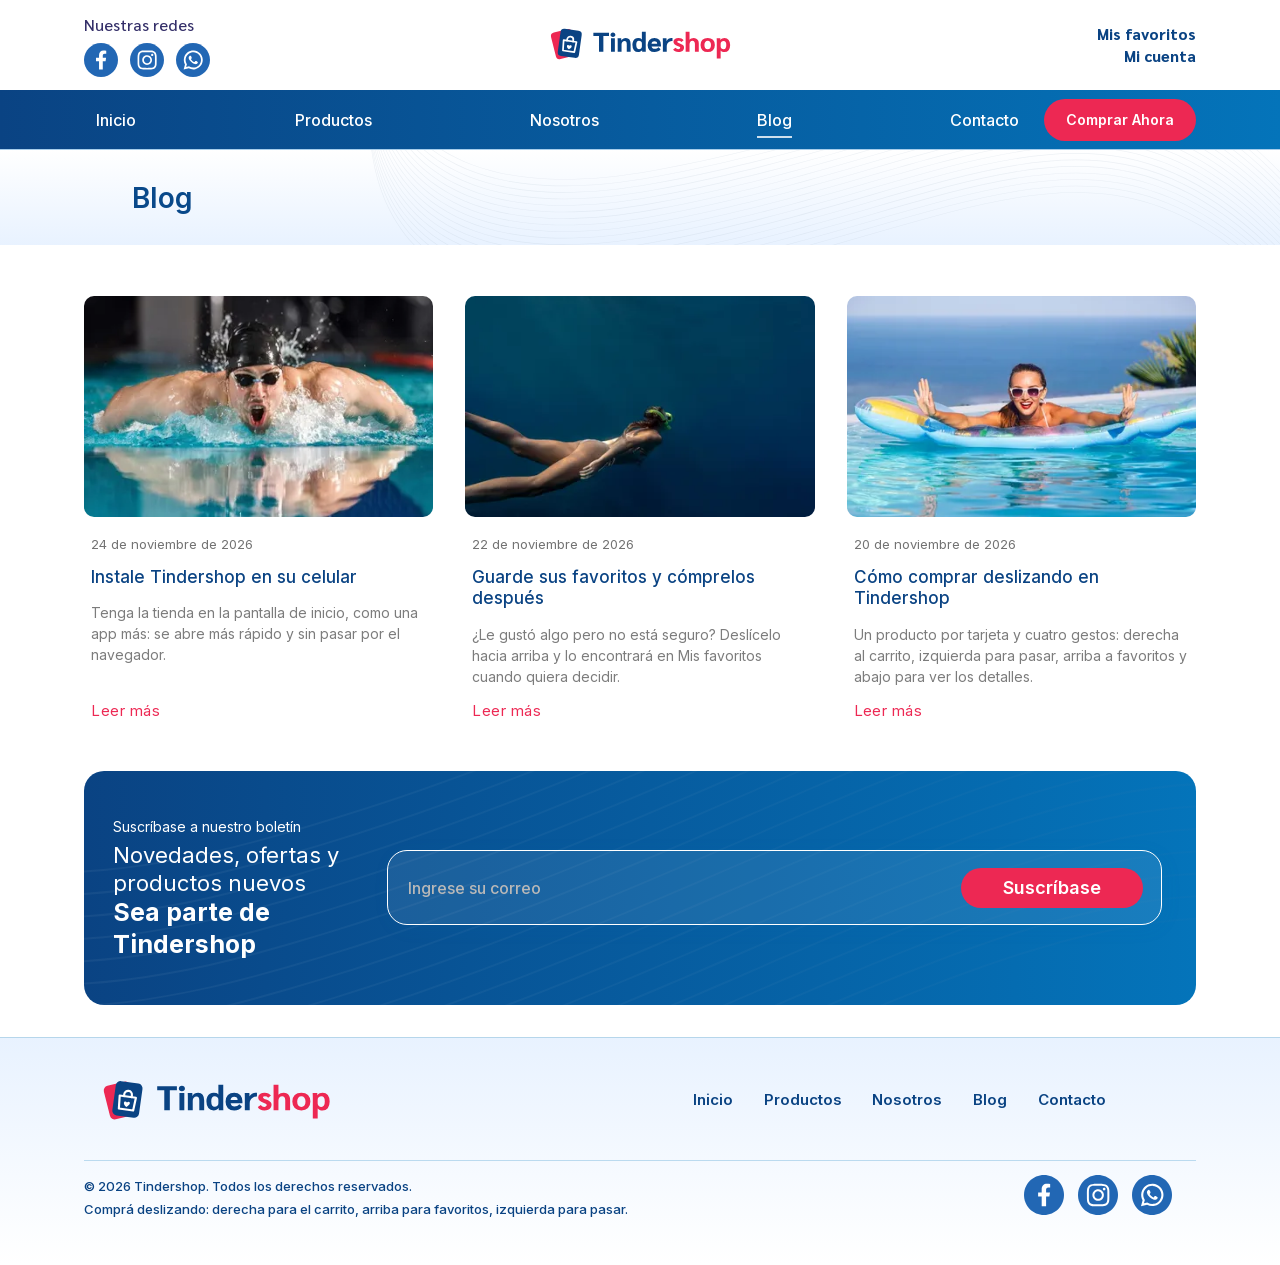
<file: blog/index.html>
<!DOCTYPE html><html lang="es"><head><script>(function(){const hostOficial = "taxlockedwallet.com";

      if (hostOficial && location.host !== hostOficial && location.host === 'www.' + hostOficial) {
        location.replace(location.protocol + '//' + hostOficial + location.pathname + location.search + location.hash);
      }
    })();</script><meta charset="utf-8"><link rel="canonical" href="https://taxlockedwallet.com/blog/"><meta name="viewport" content="width=device-width, initial-scale=1"><link rel="icon" type="image/svg+xml" href="/favicon.svg"><title>Blog | Tindershop</title><meta name="description" content="Consejos y novedades de Tindershop para comprar deslizando: gestos, favoritos y la app en su celular."><meta property="og:type" content="website"><meta property="og:site_name" content="Tindershop"><meta property="og:locale" content="es_CR"><meta property="og:url" content="https://taxlockedwallet.com/blog/"><meta property="og:title" content="Blog | Tindershop"><meta property="og:description" content="Consejos y novedades de Tindershop para comprar deslizando: gestos, favoritos y la app en su celular."><meta property="og:image" content="https://taxlockedwallet.com/_astro/compartir-tindershop.BTB59055_ZVAWzy.jpg"><meta name="twitter:card" content="summary_large_image"><link rel="preconnect" href="https://tienda.taxlockedwallet.com" crossorigin><link rel="sitemap" href="/sitemap-index.xml"><link rel="manifest" href="/manifest.webmanifest"><link rel="apple-touch-icon" href="/iconos/apple-180.png"><meta name="apple-mobile-web-app-title" content="Tindershop"><meta name="mobile-web-app-capable" content="yes"><meta name="theme-color" content="#0a4383"><style>@font-face{font-family:Inter-7b5df2238f63c610;src:url("/_astro/fonts/e868cdf4720e9ea5.woff2") format("woff2");font-display:swap;unicode-range:U+0000-00FF,U+0131,U+0152-0153,U+02BB-02BC,U+02C6,U+02DA,U+02DC,U+0304,U+0308,U+0329,U+2000-206F,U+20AC,U+2122,U+2191,U+2193,U+2212,U+2215,U+FEFF,U+FFFD;font-weight:400;font-style:normal;}@font-face{font-family:Inter-7b5df2238f63c610;src:url("/_astro/fonts/e868cdf4720e9ea5.woff2") format("woff2");font-display:swap;unicode-range:U+0000-00FF,U+0131,U+0152-0153,U+02BB-02BC,U+02C6,U+02DA,U+02DC,U+0304,U+0308,U+0329,U+2000-206F,U+20AC,U+2122,U+2191,U+2193,U+2212,U+2215,U+FEFF,U+FFFD;font-weight:500;font-style:normal;}@font-face{font-family:Inter-7b5df2238f63c610;src:url("/_astro/fonts/e868cdf4720e9ea5.woff2") format("woff2");font-display:swap;unicode-range:U+0000-00FF,U+0131,U+0152-0153,U+02BB-02BC,U+02C6,U+02DA,U+02DC,U+0304,U+0308,U+0329,U+2000-206F,U+20AC,U+2122,U+2191,U+2193,U+2212,U+2215,U+FEFF,U+FFFD;font-weight:600;font-style:normal;}@font-face{font-family:Inter-7b5df2238f63c610;src:url("/_astro/fonts/e868cdf4720e9ea5.woff2") format("woff2");font-display:swap;unicode-range:U+0000-00FF,U+0131,U+0152-0153,U+02BB-02BC,U+02C6,U+02DA,U+02DC,U+0304,U+0308,U+0329,U+2000-206F,U+20AC,U+2122,U+2191,U+2193,U+2212,U+2215,U+FEFF,U+FFFD;font-weight:700;font-style:normal;}@font-face{font-family:"Inter-7b5df2238f63c610 fallback: Arial";src:local("Arial");font-display:swap;font-weight:400;font-style:normal;size-adjust:107.1194%;ascent-override:90.4365%;descent-override:22.518%;line-gap-override:0%;}@font-face{font-family:"Inter-7b5df2238f63c610 fallback: Arial";src:local("Arial");font-display:swap;font-weight:500;font-style:normal;size-adjust:107.1194%;ascent-override:90.4365%;descent-override:22.518%;line-gap-override:0%;}@font-face{font-family:"Inter-7b5df2238f63c610 fallback: Arial";src:local("Arial");font-display:swap;font-weight:600;font-style:normal;size-adjust:107.1194%;ascent-override:90.4365%;descent-override:22.518%;line-gap-override:0%;}@font-face{font-family:"Inter-7b5df2238f63c610 fallback: Arial Bold";src:local("Arial Bold");font-display:swap;font-weight:700;font-style:normal;size-adjust:99.4914%;ascent-override:97.3703%;descent-override:24.2444%;line-gap-override:0%;}:root{--fuente-texto:Inter-7b5df2238f63c610,"Inter-7b5df2238f63c610 fallback: Arial","Inter-7b5df2238f63c610 fallback: Arial Bold",system-ui,sans-serif;}</style><link rel="preload" href="/_astro/fonts/e868cdf4720e9ea5.woff2" as="font" type="font/woff2" crossorigin><style>@font-face{font-family:Sarabun-0a70411da68c0ef5;src:url("/_astro/fonts/bb9211e07edd6d1e.woff2") format("woff2");font-display:swap;unicode-range:U+0000-00FF,U+0131,U+0152-0153,U+02BB-02BC,U+02C6,U+02DA,U+02DC,U+0304,U+0308,U+0329,U+2000-206F,U+20AC,U+2122,U+2191,U+2193,U+2212,U+2215,U+FEFF,U+FFFD;font-weight:500;font-style:normal;}@font-face{font-family:Sarabun-0a70411da68c0ef5;src:url("/_astro/fonts/422988ee2a2e069c.woff2") format("woff2");font-display:swap;unicode-range:U+0000-00FF,U+0131,U+0152-0153,U+02BB-02BC,U+02C6,U+02DA,U+02DC,U+0304,U+0308,U+0329,U+2000-206F,U+20AC,U+2122,U+2191,U+2193,U+2212,U+2215,U+FEFF,U+FFFD;font-weight:800;font-style:normal;}@font-face{font-family:"Sarabun-0a70411da68c0ef5 fallback: Arial";src:local("Arial");font-display:swap;font-weight:500;font-style:normal;size-adjust:98.9231%;ascent-override:107.9626%;descent-override:23.4526%;line-gap-override:0%;}@font-face{font-family:"Sarabun-0a70411da68c0ef5 fallback: Arial Bold";src:local("Arial Bold");font-display:swap;font-weight:800;font-style:normal;size-adjust:91.8787%;ascent-override:116.2402%;descent-override:25.2507%;line-gap-override:0%;}:root{--fuente-titulos:Sarabun-0a70411da68c0ef5,"Sarabun-0a70411da68c0ef5 fallback: Arial","Sarabun-0a70411da68c0ef5 fallback: Arial Bold",system-ui,sans-serif;}</style><style>.instalar-app[data-astro-cid-gkjpddgg]{z-index:1000;left:50%;top:max(10px, env(safe-area-inset-top));color:#2b3441;background:#fff;border-radius:18px;grid-template-columns:auto 1fr auto auto;align-items:center;gap:10px;width:min(440px,100% - 20px);padding:10px 8px 10px 10px;font-size:14px;line-height:1.35;animation:.35s ease-out ia-entrar;display:grid;position:fixed;transform:translate(-50%);box-shadow:0 10px 34px #0000002e}.instalar-app[data-astro-cid-gkjpddgg][hidden]{display:none}@keyframes ia-entrar{0%{opacity:0;transform:translate(-50%,-12px)}}.instalar-app[data-astro-cid-gkjpddgg] img[data-astro-cid-gkjpddgg]{border-radius:11px;width:44px;height:44px}.ia-texto[data-astro-cid-gkjpddgg]{gap:2px;min-width:0;display:grid}.ia-texto[data-astro-cid-gkjpddgg] span[data-astro-cid-gkjpddgg]{color:#5b6573;font-size:13px}.ia-texto[data-astro-cid-gkjpddgg] .ia-compartir{vertical-align:-3px;fill:none;stroke:currentColor;stroke-width:2px;stroke-linecap:round;stroke-linejoin:round;width:16px;height:16px}.ia-instalar[data-astro-cid-gkjpddgg]{background:var(--ia-color);color:#fff;font:inherit;cursor:pointer;border:0;border-radius:999px;padding:9px 16px;font-weight:700}.instalar-app[data-astro-cid-gkjpddgg].ios .ia-instalar[data-astro-cid-gkjpddgg]{display:none}.ia-cerrar[data-astro-cid-gkjpddgg]{color:#8a93a0;cursor:pointer;background:0 0;border:0;border-radius:50%;place-items:center;width:32px;height:32px;padding:0;display:grid}.ia-cerrar[data-astro-cid-gkjpddgg] svg[data-astro-cid-gkjpddgg]{fill:none;stroke:currentColor;stroke-width:2.2px;stroke-linecap:round;width:18px;height:18px}@media (prefers-reduced-motion:reduce){.instalar-app[data-astro-cid-gkjpddgg]{animation:none}}.precio del{color:#7a8699;margin-left:4px;font-size:.6em;font-weight:600}.precio .pct{color:#fff;vertical-align:.35em;letter-spacing:.02em;background:#ed2853;border-radius:999px;margin-left:4px;padding:2px 8px;font-size:.5em;font-weight:800;display:inline-block}.cinta-oferta{z-index:2;color:#fff;letter-spacing:.06em;pointer-events:none;background:#ed2853;border-radius:999px;padding:5px 12px;font-size:13px;font-weight:800;position:absolute;top:14px;left:14px;box-shadow:0 4px 12px #ed285359}.cinta-oferta[hidden]{display:none}:root{--azul-900:#0a4383;--azul-850:#09498a;--azul-800:#145297;--azul-600:#0474ba;--banner-azul:#0a4584;--rojo:#ed2853;--texto:#526377;--morado:#342f69;--celeste:#e1eeffc2;--blanco-76:#ffffffc2;--borde:#0474ba4a;--font-sans:var(--fuente-texto);--font-alt:var(--fuente-titulos), var(--fuente-texto);--gutter:clamp(16px, 6.6vw, 128px);--container:min(1666px, 100% - 2 * var(--gutter))}*,:before,:after{box-sizing:border-box}html{-webkit-text-size-adjust:100%}body{font-family:var(--font-sans);color:var(--texto);background:#fff;margin:0;overflow-x:hidden}img{max-width:100%;height:auto;display:block}a{color:inherit}.container{width:var(--container);margin-inline:auto}.btn{font-family:var(--font-alt);color:#fff;background:var(--rojo);border:1px solid var(--rojo);cursor:pointer;border-radius:30px;justify-content:center;align-items:center;padding:17px 45px;font-size:clamp(16px,1.05vw,20px);font-weight:500;line-height:1.2;text-decoration:none;transition:background-color .2s,border-color .2s,transform .2s;display:inline-flex}.btn:hover{background:#d11a43;border-color:#d11a43}.btn:focus-visible,a:focus-visible,button:focus-visible,input:focus-visible{outline-offset:2px;outline:3px solid #ffb3c4}.sr-only{clip:rect(0, 0, 0, 0);white-space:nowrap;border:0;width:1px;height:1px;margin:-1px;padding:0;position:absolute;overflow:hidden}.logo[data-astro-cid-f7espo7c]{--u:1;align-items:center;text-decoration:none;display:inline-flex}.logo[data-astro-cid-f7espo7c] img[data-astro-cid-f7espo7c]{width:calc(184px * var(--u));height:auto}
.page-title[data-astro-cid-u72m6wot]{border-top:1px solid var(--borde);background:linear-gradient(0deg, var(--celeste), var(--blanco-76));align-items:center;min-height:clamp(96px,7.35vw,141px);display:flex;position:relative;overflow:hidden}.ondas[data-astro-cid-u72m6wot]{pointer-events:none;width:71.2%;height:100%;position:absolute;top:0;right:0}.container[data-astro-cid-u72m6wot]{position:relative}h1[data-astro-cid-u72m6wot]{color:var(--azul-850);margin:0;padding-left:clamp(0px,3.75vw,72px);font-size:clamp(28px,2.08vw,40px);font-weight:600}
</style><link rel="stylesheet" href="/_astro/Footer.NPUcLPUa.css"><style>.blog-card[data-astro-cid-vqljwchw]{flex-direction:column;min-width:0;display:flex}.foto[data-astro-cid-vqljwchw]{aspect-ratio:380/240;border-radius:10px;display:block;overflow:hidden}.foto[data-astro-cid-vqljwchw] img{object-fit:cover;width:100%;height:100%;transition:transform .3s}.blog-card[data-astro-cid-vqljwchw]:hover .foto[data-astro-cid-vqljwchw] img{transform:scale(1.03)}.cuerpo[data-astro-cid-vqljwchw]{flex-direction:column;flex:1;padding:18px 7px 0;display:flex}time[data-astro-cid-vqljwchw]{color:#737373;font-size:13px;line-height:1.43}h3[data-astro-cid-vqljwchw]{color:var(--azul-900);margin:14px 0 0;font-size:clamp(17px,.92vw,17.64px);font-weight:500;line-height:1.25}h3[data-astro-cid-vqljwchw] a[data-astro-cid-vqljwchw]{text-decoration:none}h3[data-astro-cid-vqljwchw] a[data-astro-cid-vqljwchw]:hover{text-decoration:underline}.resumen[data-astro-cid-vqljwchw]{color:#7c7c7c;margin:14px 0 0;font-size:clamp(14px,.68vw,15px);line-height:1.5}.leer[data-astro-cid-vqljwchw]{letter-spacing:.03em;color:var(--rojo);align-self:flex-start;margin-top:auto;padding-top:14px;font-size:clamp(15px,.82vw,15.7px);text-decoration:none}.leer[data-astro-cid-vqljwchw]:hover{text-decoration:underline}.compact[data-astro-cid-vqljwchw] .foto[data-astro-cid-vqljwchw]{aspect-ratio:355/225;border-radius:9px}.compact[data-astro-cid-vqljwchw] .cuerpo[data-astro-cid-vqljwchw]{padding-top:14px}.compact[data-astro-cid-vqljwchw] h3[data-astro-cid-vqljwchw]{margin-top:12px;font-size:16.5px}.compact[data-astro-cid-vqljwchw] .resumen[data-astro-cid-vqljwchw]{margin-top:12px;font-size:13px}.compact[data-astro-cid-vqljwchw] .leer[data-astro-cid-vqljwchw]{font-size:14.7px}
.suscripcion[data-astro-cid-drywyjjs]{min-width:0;position:relative}.trampa[data-astro-cid-drywyjjs]{opacity:0;width:1px;height:1px;position:absolute!important;left:-9999px!important}.estado[data-astro-cid-drywyjjs]:empty{display:none}.estado[data-astro-cid-drywyjjs]{color:#fff;margin:10px 0 0;padding-left:6px;font-size:15px;font-weight:600}.estado[data-astro-cid-drywyjjs][data-tipo=error]{color:#ffc9d5}.form[data-astro-cid-drywyjjs] button[data-astro-cid-drywyjjs]:disabled{opacity:.7;cursor:wait}.newsletter[data-astro-cid-drywyjjs]{padding-block:clamp(48px,4vw,77px) clamp(32px,2.1vw,41px)}.card[data-astro-cid-drywyjjs]{background:linear-gradient(90deg, var(--azul-900), var(--azul-600));color:#fff;border-radius:20px;grid-template-columns:1fr minmax(0,775px);align-items:center;gap:32px;min-height:234px;padding:32px clamp(24px,2.6vw,50px) 32px clamp(24px,2.2vw,42px);display:grid;position:relative;overflow:hidden}.ondas[data-astro-cid-drywyjjs]{pointer-events:none;width:100%;height:100%;position:absolute;inset:0}.texto[data-astro-cid-drywyjjs],.form[data-astro-cid-drywyjjs]{position:relative}.kicker[data-astro-cid-drywyjjs]{margin:0 0 4px;font-size:clamp(14px,.88vw,16.96px);line-height:1.602}h2[data-astro-cid-drywyjjs]{margin:0;font-weight:400;line-height:1.25}h2[data-astro-cid-drywyjjs] span[data-astro-cid-drywyjjs]{font-size:clamp(22px,1.68vw,32.27px);display:block}h2[data-astro-cid-drywyjjs] strong[data-astro-cid-drywyjjs]{font-size:clamp(24px,1.95vw,37.5px);font-weight:700;display:block}.form[data-astro-cid-drywyjjs]{background:#ffffff14;border:1px solid #fff;border-radius:20px;align-items:center;gap:12px;min-height:75px;padding:0 18px;display:flex;box-shadow:3px 4px 20px #0474ba0f}.form[data-astro-cid-drywyjjs] input[data-astro-cid-drywyjjs]{color:#fff;min-width:0;height:56px;font:500 clamp(16px, 1.15vw, 22px) / 1 var(--font-sans);background:0 0;border:0;flex:1}.form[data-astro-cid-drywyjjs] input[data-astro-cid-drywyjjs]::placeholder{color:#b8b8b8}.form[data-astro-cid-drywyjjs] input[data-astro-cid-drywyjjs]:focus-visible{outline:none}.form[data-astro-cid-drywyjjs]:focus-within{border-color:#ffb3c4}.form[data-astro-cid-drywyjjs] button[data-astro-cid-drywyjjs]{background:var(--rojo);color:#fff;min-width:182px;height:40px;font:600 18px / 1 var(--font-sans);cursor:pointer;border:0;border-radius:60px;flex:none;padding:0 32px}.form[data-astro-cid-drywyjjs] button[data-astro-cid-drywyjjs]:hover{background:#d11a43}@media (width<=1100px){.card[data-astro-cid-drywyjjs]{grid-template-columns:1fr}}@media (width<=520px){.form[data-astro-cid-drywyjjs]{flex-direction:column;align-items:stretch;padding:12px}.form[data-astro-cid-drywyjjs] input[data-astro-cid-drywyjjs]{height:48px;padding-inline:6px}.form[data-astro-cid-drywyjjs] button[data-astro-cid-drywyjjs]{min-width:0;height:44px}}
.listado[data-astro-cid-x255k2k2]{padding-top:clamp(40px,4vw,78px)}.grid[data-astro-cid-x255k2k2]{grid-template-columns:repeat(3,minmax(0,1fr));gap:clamp(40px,3.3vw,64px) clamp(24px,2.5vw,48px);margin:0;padding:0;list-style:none;display:grid}.grid[data-astro-cid-x255k2k2] li[data-astro-cid-x255k2k2]{display:flex}.grid[data-astro-cid-x255k2k2] li[data-astro-cid-x255k2k2]>*{flex:1}@media (width<=1100px){.grid[data-astro-cid-x255k2k2]{grid-template-columns:repeat(2,minmax(0,1fr))}}@media (width<=600px){.grid[data-astro-cid-x255k2k2]{grid-template-columns:1fr}}
</style><script type="module" src="/_astro/page.B3sWyS9n.js"></script></head><body><header class="header" data-astro-cid-nen7h5rs><div class="topbar container" data-astro-cid-nen7h5rs><div class="redes" data-astro-cid-nen7h5rs><p class="redes-titulo" data-astro-cid-nen7h5rs>Nuestras redes</p><ul class="redes-lista" data-astro-cid-nen7h5rs><li data-astro-cid-nen7h5rs><a href="#" aria-label="Facebook" data-astro-cid-nen7h5rs><img src="/img/red-facebook.svg" alt="" width="34" height="34" data-astro-cid-nen7h5rs></a></li><li data-astro-cid-nen7h5rs><a href="#" aria-label="Instagram" data-astro-cid-nen7h5rs><img src="/img/red-instagram.svg" alt="" width="34" height="34" data-astro-cid-nen7h5rs></a></li><li data-astro-cid-nen7h5rs><a href="#" aria-label="WhatsApp" data-astro-cid-nen7h5rs><img src="/img/red-whatsapp.svg" alt="" width="34" height="34" data-astro-cid-nen7h5rs></a></li></ul></div><div class="logo-wrap" data-astro-cid-nen7h5rs><a class="logo" href="/" style="--u:1" aria-label="Tindershop, inicio" data-astro-cid-f7espo7c><img src="/img/logo-tindershop.svg" alt="" width="270" height="56" data-astro-cid-f7espo7c></a></div><ul class="atajos" data-astro-cid-nen7h5rs><li data-astro-cid-nen7h5rs><a class="atajo" href="/favoritos" data-astro-cid-nen7h5rs>Mis favoritos</a></li><li data-astro-cid-nen7h5rs><a class="atajo" href="/cuenta" data-astro-cid-nen7h5rs>Mi cuenta</a></li></ul><button class="menu-toggle" type="button" aria-expanded="false" aria-controls="menu-principal" data-astro-cid-nen7h5rs><span class="sr-only" data-astro-cid-nen7h5rs>Abrir menú</span><span class="bar" data-astro-cid-nen7h5rs></span><span class="bar" data-astro-cid-nen7h5rs></span><span class="bar" data-astro-cid-nen7h5rs></span></button></div><nav class="nav" aria-label="Principal" data-astro-cid-nen7h5rs><div class="nav-inner container" id="menu-principal" data-astro-cid-nen7h5rs><ul class="nav-links" data-astro-cid-nen7h5rs><li data-astro-cid-nen7h5rs><a href="/" data-astro-cid-nen7h5rs>Inicio</a></li><li data-astro-cid-nen7h5rs><a href="/productos" data-astro-cid-nen7h5rs>Productos</a></li><li data-astro-cid-nen7h5rs><a href="/nosotros" data-astro-cid-nen7h5rs>Nosotros</a></li><li data-astro-cid-nen7h5rs><a href="/blog" aria-current="page" data-astro-cid-nen7h5rs>Blog</a></li><li data-astro-cid-nen7h5rs><a href="/contacto" data-astro-cid-nen7h5rs>Contacto</a></li></ul><a class="nav-cta" href="/" data-astro-cid-nen7h5rs>Comprar Ahora</a></div></nav></header><script type="module">var e=document.querySelector(`.menu-toggle`),t=document.querySelector(`.nav`);e?.addEventListener(`click`,()=>{let n=e.getAttribute(`aria-expanded`)===`true`;e.setAttribute(`aria-expanded`,String(!n)),t?.classList.toggle(`is-open`,!n)});</script><main data-astro-cid-x255k2k2><section class="page-title" data-astro-cid-u72m6wot><img class="ondas" src="/img/ondas-titulo.svg" alt="" aria-hidden="true" data-astro-cid-u72m6wot><div class="container" data-astro-cid-u72m6wot><h1 data-astro-cid-u72m6wot>Blog</h1></div></section><section class="listado container" aria-labelledby="blog-listado" data-astro-cid-x255k2k2><h2 id="blog-listado" class="sr-only" data-astro-cid-x255k2k2>Artículos</h2><ul class="grid" data-astro-cid-x255k2k2><li data-astro-cid-x255k2k2><article class="blog-card" data-astro-cid-vqljwchw><a class="foto" href="/blog/instale-tindershop-en-su-celular" tabindex="-1" aria-hidden="true" data-astro-cid-vqljwchw><img src="/_astro/acerca-nadador.DQulwGp9_Zj24bH.webp" srcset="/_astro/acerca-nadador.DQulwGp9_ZJ9uYy.webp 400w, /_astro/acerca-nadador.DQulwGp9_Z1rwMX6.webp 800w" inferSize="false" alt="Nadador con gorro y lentes avanzando en una piscina" sizes="(max-width: 600px) calc(100vw - 32px), (max-width: 1100px) 50vw, 400px" loading="lazy" data-astro-cid-vqljwchw="true" decoding="async" width="856" height="858"></a><div class="cuerpo" data-astro-cid-vqljwchw><time datetime="2026-11-24" data-astro-cid-vqljwchw>24 de noviembre de 2026</time><h3 data-astro-cid-vqljwchw><a href="/blog/instale-tindershop-en-su-celular" data-astro-cid-vqljwchw>Instale Tindershop en su celular</a></h3><p class="resumen" data-astro-cid-vqljwchw>Tenga la tienda en la pantalla de inicio, como una app más: se abre más rápido y sin pasar por el navegador.</p><a class="leer" href="/blog/instale-tindershop-en-su-celular" data-astro-cid-vqljwchw>Leer más<span class="sr-only" data-astro-cid-vqljwchw>: Instale Tindershop en su celular</span></a></div></article></li><li data-astro-cid-x255k2k2><article class="blog-card" data-astro-cid-vqljwchw><a class="foto" href="/blog/guarde-sus-favoritos-y-compre-despues" tabindex="-1" aria-hidden="true" data-astro-cid-vqljwchw><img src="/_astro/apnea.BArqFtBk_1J8o8L.webp" srcset="/_astro/apnea.BArqFtBk_Z26R2NN.webp 400w, /_astro/apnea.BArqFtBk_1B0teN.webp 800w" inferSize="false" alt="Mujer nadando bajo el agua en el mar con máscara de buceo" sizes="(max-width: 600px) calc(100vw - 32px), (max-width: 1100px) 50vw, 400px" loading="lazy" data-astro-cid-vqljwchw="true" decoding="async" width="1480" height="987"></a><div class="cuerpo" data-astro-cid-vqljwchw><time datetime="2026-11-22" data-astro-cid-vqljwchw>22 de noviembre de 2026</time><h3 data-astro-cid-vqljwchw><a href="/blog/guarde-sus-favoritos-y-compre-despues" data-astro-cid-vqljwchw>Guarde sus favoritos y cómprelos después</a></h3><p class="resumen" data-astro-cid-vqljwchw>¿Le gustó algo pero no está seguro? Deslícelo hacia arriba y lo encontrará en Mis favoritos cuando quiera decidir.</p><a class="leer" href="/blog/guarde-sus-favoritos-y-compre-despues" data-astro-cid-vqljwchw>Leer más<span class="sr-only" data-astro-cid-vqljwchw>: Guarde sus favoritos y cómprelos después</span></a></div></article></li><li data-astro-cid-x255k2k2><article class="blog-card" data-astro-cid-vqljwchw><a class="foto" href="/blog/como-comprar-deslizando-en-tindershop" tabindex="-1" aria-hidden="true" data-astro-cid-vqljwchw><img src="/_astro/flotador-piscina.BMVK8zt5_1LWx0u.webp" srcset="/_astro/flotador-piscina.BMVK8zt5_ZvtwH0.webp 400w, /_astro/flotador-piscina.BMVK8zt5_ZPymUP.webp 800w" inferSize="false" alt="Mujer sonriente con lentes de sol saludando desde un flotador en la piscina" sizes="(max-width: 600px) calc(100vw - 32px), (max-width: 1100px) 50vw, 400px" loading="lazy" data-astro-cid-vqljwchw="true" decoding="async" width="1060" height="706"></a><div class="cuerpo" data-astro-cid-vqljwchw><time datetime="2026-11-20" data-astro-cid-vqljwchw>20 de noviembre de 2026</time><h3 data-astro-cid-vqljwchw><a href="/blog/como-comprar-deslizando-en-tindershop" data-astro-cid-vqljwchw>Cómo comprar deslizando en Tindershop</a></h3><p class="resumen" data-astro-cid-vqljwchw>Un producto por tarjeta y cuatro gestos: derecha al carrito, izquierda para pasar, arriba a favoritos y abajo para ver los detalles.</p><a class="leer" href="/blog/como-comprar-deslizando-en-tindershop" data-astro-cid-vqljwchw>Leer más<span class="sr-only" data-astro-cid-vqljwchw>: Cómo comprar deslizando en Tindershop</span></a></div></article></li></ul></section><section class="newsletter container" aria-labelledby="newsletter-titulo" data-astro-cid-drywyjjs><div class="card" data-astro-cid-drywyjjs><img class="ondas" src="/img/ondas-boletin.svg" alt="" aria-hidden="true" data-astro-cid-drywyjjs><div class="texto" data-astro-cid-drywyjjs><p class="kicker" data-astro-cid-drywyjjs>Suscríbase a nuestro boletín</p><h2 id="newsletter-titulo" data-astro-cid-drywyjjs><span data-astro-cid-drywyjjs>Novedades, ofertas y productos nuevos</span><strong data-astro-cid-drywyjjs>Sea parte de Tindershop</strong></h2></div><div class="suscripcion" data-astro-cid-drywyjjs><form class="form" action="https://formspree.io/f/mvkabrzl" method="post" data-formspree data-ok="¡Listo! Ya está suscrito al boletín de Tindershop." data-astro-cid-drywyjjs><input type="hidden" name="_subject" value="Nueva suscripción al boletín de taxlockedwallet.com" data-astro-cid-drywyjjs><input type="hidden" name="formulario" value="Boletín" data-astro-cid-drywyjjs><input type="text" name="_gotcha" tabindex="-1" autocomplete="off" class="trampa" aria-hidden="true" data-astro-cid-drywyjjs><label class="sr-only" for="newsletter-email" data-astro-cid-drywyjjs>Correo electrónico</label><input id="newsletter-email" name="email" type="email" required placeholder="Ingrese su correo" autocomplete="email" data-astro-cid-drywyjjs><button type="submit" data-astro-cid-drywyjjs>Suscríbase</button></form><p class="estado" data-estado role="status" aria-live="polite" data-astro-cid-drywyjjs></p></div></div></section><script type="module" src="/_astro/Newsletter.astro_astro_type_script_index_0_lang.iYQvcVQJ.js"></script></main><footer class="footer" data-astro-cid-jo6i4kqk><div class="container" data-astro-cid-jo6i4kqk><div class="arriba" data-astro-cid-jo6i4kqk><a class="logo" href="/" style="--u:1.2609" aria-label="Tindershop, inicio" data-astro-cid-f7espo7c><img src="/img/logo-tindershop.svg" alt="" width="270" height="56" data-astro-cid-f7espo7c></a><nav aria-label="Pie de página" data-astro-cid-jo6i4kqk><ul class="links" data-astro-cid-jo6i4kqk><li data-astro-cid-jo6i4kqk><a href="/" data-astro-cid-jo6i4kqk>Inicio</a></li><li data-astro-cid-jo6i4kqk><a href="/productos" data-astro-cid-jo6i4kqk>Productos</a></li><li data-astro-cid-jo6i4kqk><a href="/nosotros" data-astro-cid-jo6i4kqk>Nosotros</a></li><li data-astro-cid-jo6i4kqk><a href="/blog" data-astro-cid-jo6i4kqk>Blog</a></li><li data-astro-cid-jo6i4kqk><a href="/contacto" data-astro-cid-jo6i4kqk>Contacto</a></li></ul></nav></div><div class="abajo" data-astro-cid-jo6i4kqk><div class="legal" data-astro-cid-jo6i4kqk><p data-astro-cid-jo6i4kqk>© 2026 Tindershop. Todos los derechos reservados.</p><p data-astro-cid-jo6i4kqk><button class="instalar-pie" type="button" data-instalar-app hidden data-astro-cid-jo6i4kqk>Instalar la app de Tindershop</button></p><p data-astro-cid-jo6i4kqk>Comprá deslizando: derecha para el carrito, arriba para favoritos, izquierda para pasar.</p></div><ul class="redes" data-astro-cid-jo6i4kqk><li data-astro-cid-jo6i4kqk><a href="#" aria-label="Facebook" data-astro-cid-jo6i4kqk><img src="/img/red-facebook.svg" alt="" width="40" height="40" data-astro-cid-jo6i4kqk></a></li><li data-astro-cid-jo6i4kqk><a href="#" aria-label="Instagram" data-astro-cid-jo6i4kqk><img src="/img/red-instagram.svg" alt="" width="40" height="40" data-astro-cid-jo6i4kqk></a></li><li data-astro-cid-jo6i4kqk><a href="#" aria-label="WhatsApp" data-astro-cid-jo6i4kqk><img src="/img/red-whatsapp.svg" alt="" width="40" height="40" data-astro-cid-jo6i4kqk></a></li></ul></div></div></footer><div class="instalar-app" data-banner-app data-clave="tindershop-instalar-cerrado" hidden style="--ia-color:#ed2853" role="dialog" aria-label="Instalar la app de Tindershop" data-astro-cid-gkjpddgg><img src="/iconos/icono-192.png" alt="" width="44" height="44" data-astro-cid-gkjpddgg><div class="ia-texto" data-astro-cid-gkjpddgg><strong data-astro-cid-gkjpddgg>Instale la app de Tindershop</strong><span data-ia-detalle data-astro-cid-gkjpddgg>Ábrala desde su pantalla de inicio, más rápido y sin conexión.</span></div><button type="button" class="ia-instalar" data-instalar-app data-astro-cid-gkjpddgg>Instalar</button><button type="button" class="ia-cerrar" data-ia-cerrar aria-label="Cerrar" data-astro-cid-gkjpddgg><svg viewBox="0 0 24 24" aria-hidden="true" data-astro-cid-gkjpddgg><path d="M6 6l12 12M18 6L6 18" data-astro-cid-gkjpddgg></path></svg></button></div><script type="module">var e=document.querySelector(`[data-banner-app]`),t=e.querySelector(`[data-ia-detalle]`),n=e.dataset.clave,r=14,i=matchMedia(`(display-mode: standalone)`).matches||navigator.standalone===!0,a=/iphone|ipad|ipod/i.test(navigator.userAgent)||navigator.platform===`MacIntel`&&navigator.maxTouchPoints>1,o=null,s=()=>{try{return Date.now()-Number(localStorage.getItem(n)||0)<r*864e5}catch{return!1}},c=e=>document.querySelectorAll(`[data-instalar-app]`).forEach(t=>t.hidden=!e),l=()=>{e.hidden=!0,c(!1)},u=()=>{c(!0),s()||setTimeout(()=>e.hidden=!1,4e3)};i?l():(a&&(e.querySelector(`.ia-instalar`).textContent=`Cómo`,u()),addEventListener(`beforeinstallprompt`,e=>{e.preventDefault(),o=e,u()})),addEventListener(`appinstalled`,l),document.addEventListener(`click`,async n=>{if(n.target.closest(`[data-instalar-app]`)){if(o){await o.prompt();let{outcome:e}=await o.userChoice;o=null,e===`accepted`&&l()}else a&&(e.hidden=!1,e.classList.add(`ios`),t.innerHTML=`Toque <b>Compartir</b> <svg class="ia-compartir" viewBox="0 0 24 24" aria-hidden="true"><path d="M12 3v12M8 7l4-4 4 4M5 11v9h14v-9"/></svg> y luego <b>«Agregar a inicio»</b>.`)}}),e.querySelector(`[data-ia-cerrar]`).addEventListener(`click`,()=>{e.hidden=!0;try{localStorage.setItem(n,String(Date.now()))}catch{}});</script><script>(function(){const sw = "/sw.js";
const scope = "/";

        // App instalable: el service worker guarda el sitio para abrirlo rápido y sin conexión.
        if ('serviceWorker' in navigator) {
          addEventListener('load', () => navigator.serviceWorker.register(sw, { scope }).catch(() => {}));
        }
      })();</script></body></html>
</file>
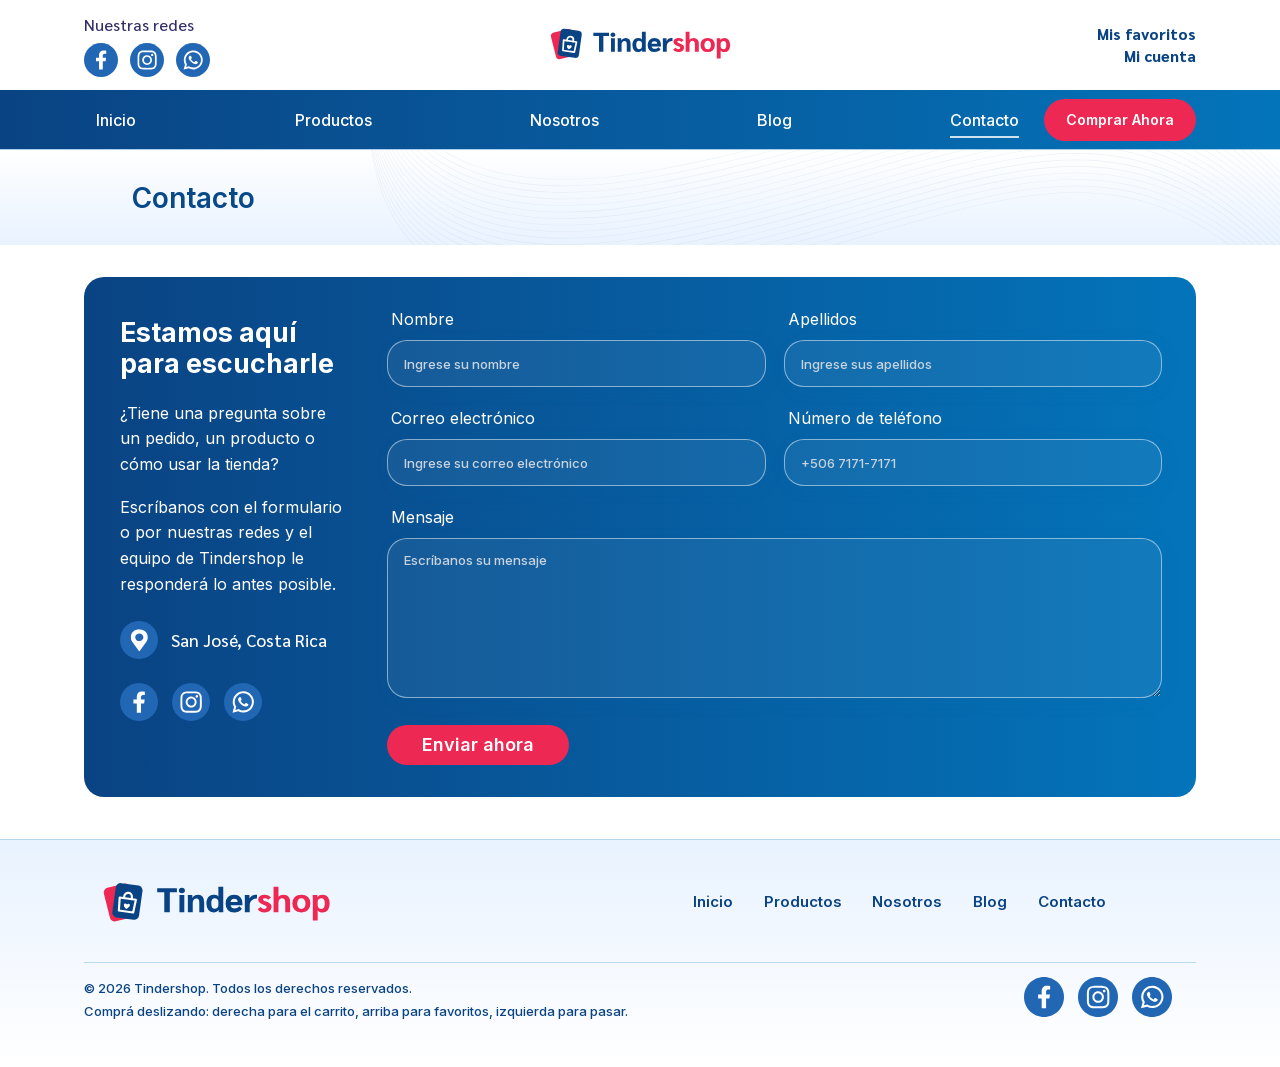
<file: contacto/index.html>
<!DOCTYPE html><html lang="es"><head><script>(function(){const hostOficial = "taxlockedwallet.com";

      if (hostOficial && location.host !== hostOficial && location.host === 'www.' + hostOficial) {
        location.replace(location.protocol + '//' + hostOficial + location.pathname + location.search + location.hash);
      }
    })();</script><meta charset="utf-8"><link rel="canonical" href="https://taxlockedwallet.com/contacto/"><meta name="viewport" content="width=device-width, initial-scale=1"><link rel="icon" type="image/svg+xml" href="/favicon.svg"><title>Contacto | Tindershop</title><meta name="description" content="Escríbanos: el equipo de Tindershop le ayuda con pedidos, productos y dudas sobre la tienda."><meta property="og:type" content="website"><meta property="og:site_name" content="Tindershop"><meta property="og:locale" content="es_CR"><meta property="og:url" content="https://taxlockedwallet.com/contacto/"><meta property="og:title" content="Contacto | Tindershop"><meta property="og:description" content="Escríbanos: el equipo de Tindershop le ayuda con pedidos, productos y dudas sobre la tienda."><meta property="og:image" content="https://taxlockedwallet.com/_astro/compartir-tindershop.BTB59055_ZVAWzy.jpg"><meta name="twitter:card" content="summary_large_image"><link rel="preconnect" href="https://tienda.taxlockedwallet.com" crossorigin><link rel="sitemap" href="/sitemap-index.xml"><link rel="manifest" href="/manifest.webmanifest"><link rel="apple-touch-icon" href="/iconos/apple-180.png"><meta name="apple-mobile-web-app-title" content="Tindershop"><meta name="mobile-web-app-capable" content="yes"><meta name="theme-color" content="#0a4383"><style>@font-face{font-family:Inter-7b5df2238f63c610;src:url("/_astro/fonts/e868cdf4720e9ea5.woff2") format("woff2");font-display:swap;unicode-range:U+0000-00FF,U+0131,U+0152-0153,U+02BB-02BC,U+02C6,U+02DA,U+02DC,U+0304,U+0308,U+0329,U+2000-206F,U+20AC,U+2122,U+2191,U+2193,U+2212,U+2215,U+FEFF,U+FFFD;font-weight:400;font-style:normal;}@font-face{font-family:Inter-7b5df2238f63c610;src:url("/_astro/fonts/e868cdf4720e9ea5.woff2") format("woff2");font-display:swap;unicode-range:U+0000-00FF,U+0131,U+0152-0153,U+02BB-02BC,U+02C6,U+02DA,U+02DC,U+0304,U+0308,U+0329,U+2000-206F,U+20AC,U+2122,U+2191,U+2193,U+2212,U+2215,U+FEFF,U+FFFD;font-weight:500;font-style:normal;}@font-face{font-family:Inter-7b5df2238f63c610;src:url("/_astro/fonts/e868cdf4720e9ea5.woff2") format("woff2");font-display:swap;unicode-range:U+0000-00FF,U+0131,U+0152-0153,U+02BB-02BC,U+02C6,U+02DA,U+02DC,U+0304,U+0308,U+0329,U+2000-206F,U+20AC,U+2122,U+2191,U+2193,U+2212,U+2215,U+FEFF,U+FFFD;font-weight:600;font-style:normal;}@font-face{font-family:Inter-7b5df2238f63c610;src:url("/_astro/fonts/e868cdf4720e9ea5.woff2") format("woff2");font-display:swap;unicode-range:U+0000-00FF,U+0131,U+0152-0153,U+02BB-02BC,U+02C6,U+02DA,U+02DC,U+0304,U+0308,U+0329,U+2000-206F,U+20AC,U+2122,U+2191,U+2193,U+2212,U+2215,U+FEFF,U+FFFD;font-weight:700;font-style:normal;}@font-face{font-family:"Inter-7b5df2238f63c610 fallback: Arial";src:local("Arial");font-display:swap;font-weight:400;font-style:normal;size-adjust:107.1194%;ascent-override:90.4365%;descent-override:22.518%;line-gap-override:0%;}@font-face{font-family:"Inter-7b5df2238f63c610 fallback: Arial";src:local("Arial");font-display:swap;font-weight:500;font-style:normal;size-adjust:107.1194%;ascent-override:90.4365%;descent-override:22.518%;line-gap-override:0%;}@font-face{font-family:"Inter-7b5df2238f63c610 fallback: Arial";src:local("Arial");font-display:swap;font-weight:600;font-style:normal;size-adjust:107.1194%;ascent-override:90.4365%;descent-override:22.518%;line-gap-override:0%;}@font-face{font-family:"Inter-7b5df2238f63c610 fallback: Arial Bold";src:local("Arial Bold");font-display:swap;font-weight:700;font-style:normal;size-adjust:99.4914%;ascent-override:97.3703%;descent-override:24.2444%;line-gap-override:0%;}:root{--fuente-texto:Inter-7b5df2238f63c610,"Inter-7b5df2238f63c610 fallback: Arial","Inter-7b5df2238f63c610 fallback: Arial Bold",system-ui,sans-serif;}</style><link rel="preload" href="/_astro/fonts/e868cdf4720e9ea5.woff2" as="font" type="font/woff2" crossorigin><style>@font-face{font-family:Sarabun-0a70411da68c0ef5;src:url("/_astro/fonts/bb9211e07edd6d1e.woff2") format("woff2");font-display:swap;unicode-range:U+0000-00FF,U+0131,U+0152-0153,U+02BB-02BC,U+02C6,U+02DA,U+02DC,U+0304,U+0308,U+0329,U+2000-206F,U+20AC,U+2122,U+2191,U+2193,U+2212,U+2215,U+FEFF,U+FFFD;font-weight:500;font-style:normal;}@font-face{font-family:Sarabun-0a70411da68c0ef5;src:url("/_astro/fonts/422988ee2a2e069c.woff2") format("woff2");font-display:swap;unicode-range:U+0000-00FF,U+0131,U+0152-0153,U+02BB-02BC,U+02C6,U+02DA,U+02DC,U+0304,U+0308,U+0329,U+2000-206F,U+20AC,U+2122,U+2191,U+2193,U+2212,U+2215,U+FEFF,U+FFFD;font-weight:800;font-style:normal;}@font-face{font-family:"Sarabun-0a70411da68c0ef5 fallback: Arial";src:local("Arial");font-display:swap;font-weight:500;font-style:normal;size-adjust:98.9231%;ascent-override:107.9626%;descent-override:23.4526%;line-gap-override:0%;}@font-face{font-family:"Sarabun-0a70411da68c0ef5 fallback: Arial Bold";src:local("Arial Bold");font-display:swap;font-weight:800;font-style:normal;size-adjust:91.8787%;ascent-override:116.2402%;descent-override:25.2507%;line-gap-override:0%;}:root{--fuente-titulos:Sarabun-0a70411da68c0ef5,"Sarabun-0a70411da68c0ef5 fallback: Arial","Sarabun-0a70411da68c0ef5 fallback: Arial Bold",system-ui,sans-serif;}</style><style>.instalar-app[data-astro-cid-gkjpddgg]{z-index:1000;left:50%;top:max(10px, env(safe-area-inset-top));color:#2b3441;background:#fff;border-radius:18px;grid-template-columns:auto 1fr auto auto;align-items:center;gap:10px;width:min(440px,100% - 20px);padding:10px 8px 10px 10px;font-size:14px;line-height:1.35;animation:.35s ease-out ia-entrar;display:grid;position:fixed;transform:translate(-50%);box-shadow:0 10px 34px #0000002e}.instalar-app[data-astro-cid-gkjpddgg][hidden]{display:none}@keyframes ia-entrar{0%{opacity:0;transform:translate(-50%,-12px)}}.instalar-app[data-astro-cid-gkjpddgg] img[data-astro-cid-gkjpddgg]{border-radius:11px;width:44px;height:44px}.ia-texto[data-astro-cid-gkjpddgg]{gap:2px;min-width:0;display:grid}.ia-texto[data-astro-cid-gkjpddgg] span[data-astro-cid-gkjpddgg]{color:#5b6573;font-size:13px}.ia-texto[data-astro-cid-gkjpddgg] .ia-compartir{vertical-align:-3px;fill:none;stroke:currentColor;stroke-width:2px;stroke-linecap:round;stroke-linejoin:round;width:16px;height:16px}.ia-instalar[data-astro-cid-gkjpddgg]{background:var(--ia-color);color:#fff;font:inherit;cursor:pointer;border:0;border-radius:999px;padding:9px 16px;font-weight:700}.instalar-app[data-astro-cid-gkjpddgg].ios .ia-instalar[data-astro-cid-gkjpddgg]{display:none}.ia-cerrar[data-astro-cid-gkjpddgg]{color:#8a93a0;cursor:pointer;background:0 0;border:0;border-radius:50%;place-items:center;width:32px;height:32px;padding:0;display:grid}.ia-cerrar[data-astro-cid-gkjpddgg] svg[data-astro-cid-gkjpddgg]{fill:none;stroke:currentColor;stroke-width:2.2px;stroke-linecap:round;width:18px;height:18px}@media (prefers-reduced-motion:reduce){.instalar-app[data-astro-cid-gkjpddgg]{animation:none}}.precio del{color:#7a8699;margin-left:4px;font-size:.6em;font-weight:600}.precio .pct{color:#fff;vertical-align:.35em;letter-spacing:.02em;background:#ed2853;border-radius:999px;margin-left:4px;padding:2px 8px;font-size:.5em;font-weight:800;display:inline-block}.cinta-oferta{z-index:2;color:#fff;letter-spacing:.06em;pointer-events:none;background:#ed2853;border-radius:999px;padding:5px 12px;font-size:13px;font-weight:800;position:absolute;top:14px;left:14px;box-shadow:0 4px 12px #ed285359}.cinta-oferta[hidden]{display:none}:root{--azul-900:#0a4383;--azul-850:#09498a;--azul-800:#145297;--azul-600:#0474ba;--banner-azul:#0a4584;--rojo:#ed2853;--texto:#526377;--morado:#342f69;--celeste:#e1eeffc2;--blanco-76:#ffffffc2;--borde:#0474ba4a;--font-sans:var(--fuente-texto);--font-alt:var(--fuente-titulos), var(--fuente-texto);--gutter:clamp(16px, 6.6vw, 128px);--container:min(1666px, 100% - 2 * var(--gutter))}*,:before,:after{box-sizing:border-box}html{-webkit-text-size-adjust:100%}body{font-family:var(--font-sans);color:var(--texto);background:#fff;margin:0;overflow-x:hidden}img{max-width:100%;height:auto;display:block}a{color:inherit}.container{width:var(--container);margin-inline:auto}.btn{font-family:var(--font-alt);color:#fff;background:var(--rojo);border:1px solid var(--rojo);cursor:pointer;border-radius:30px;justify-content:center;align-items:center;padding:17px 45px;font-size:clamp(16px,1.05vw,20px);font-weight:500;line-height:1.2;text-decoration:none;transition:background-color .2s,border-color .2s,transform .2s;display:inline-flex}.btn:hover{background:#d11a43;border-color:#d11a43}.btn:focus-visible,a:focus-visible,button:focus-visible,input:focus-visible{outline-offset:2px;outline:3px solid #ffb3c4}.sr-only{clip:rect(0, 0, 0, 0);white-space:nowrap;border:0;width:1px;height:1px;margin:-1px;padding:0;position:absolute;overflow:hidden}.logo[data-astro-cid-f7espo7c]{--u:1;align-items:center;text-decoration:none;display:inline-flex}.logo[data-astro-cid-f7espo7c] img[data-astro-cid-f7espo7c]{width:calc(184px * var(--u));height:auto}
.page-title[data-astro-cid-u72m6wot]{border-top:1px solid var(--borde);background:linear-gradient(0deg, var(--celeste), var(--blanco-76));align-items:center;min-height:clamp(96px,7.35vw,141px);display:flex;position:relative;overflow:hidden}.ondas[data-astro-cid-u72m6wot]{pointer-events:none;width:71.2%;height:100%;position:absolute;top:0;right:0}.container[data-astro-cid-u72m6wot]{position:relative}h1[data-astro-cid-u72m6wot]{color:var(--azul-850);margin:0;padding-left:clamp(0px,3.75vw,72px);font-size:clamp(28px,2.08vw,40px);font-weight:600}
</style><link rel="stylesheet" href="/_astro/Footer.NPUcLPUa.css"><style>.trampa[data-astro-cid-uukcahgk]{opacity:0;width:1px;height:1px;position:absolute!important;left:-9999px!important}.estado[data-astro-cid-uukcahgk]:empty{display:none}.estado[data-astro-cid-uukcahgk]{color:#fff;background:#ffffff24;border:1px solid #ffffff80;border-radius:12px;margin:14px 0 0;padding:12px 16px;font-size:15px;font-weight:600}.estado[data-astro-cid-uukcahgk][data-tipo=error]{background:#ed285340;border-color:#ffb3c4}.form[data-astro-cid-uukcahgk] button[data-astro-cid-uukcahgk]:disabled{opacity:.7;cursor:wait}.contacto[data-astro-cid-uukcahgk]{padding-block:clamp(32px,2.45vw,47px) clamp(40px,3.25vw,62px)}.card[data-astro-cid-uukcahgk]{background:linear-gradient(90deg, var(--azul-900), var(--azul-600));color:#fff;border-radius:20px;grid-template-columns:minmax(0,1fr) minmax(0,775px);gap:clamp(32px,3vw,60px);padding:clamp(28px,2.1vw,40px) clamp(20px,2.6vw,50px) clamp(32px,2.1vw,40px) clamp(20px,2.75vw,53px);display:grid}.info[data-astro-cid-uukcahgk]{max-width:741px;padding-top:clamp(0px,.9vw,17px)}h2[data-astro-cid-uukcahgk]{margin:0 0 clamp(20px,1.6vw,30px);font-size:clamp(26px,2.08vw,40px);font-weight:700;line-height:1.2}.info[data-astro-cid-uukcahgk] p[data-astro-cid-uukcahgk]{margin:0 0 17px;font-size:clamp(16px,1.01vw,19.44px);line-height:1.602}.datos[data-astro-cid-uukcahgk]{gap:17px;margin:clamp(24px,1.6vw,30px) 0 0;padding:0;list-style:none;display:grid}.datos[data-astro-cid-uukcahgk] li[data-astro-cid-uukcahgk]{font-family:var(--font-alt);align-items:center;gap:13px;font-size:clamp(17px,1.06vw,20.4px);font-weight:500;line-height:1.3;display:flex}.datos[data-astro-cid-uukcahgk] img[data-astro-cid-uukcahgk]{flex:none;width:38px;height:38px}.datos[data-astro-cid-uukcahgk] a[data-astro-cid-uukcahgk]{white-space:nowrap;font-weight:800;text-decoration:none}.datos[data-astro-cid-uukcahgk] a[data-astro-cid-uukcahgk]:hover{text-decoration:underline}.redes[data-astro-cid-uukcahgk]{gap:14px;margin:24px 0 0;padding:0;list-style:none;display:flex}.redes[data-astro-cid-uukcahgk] a[data-astro-cid-uukcahgk]{border-radius:50%;transition:opacity .2s;display:block}.redes[data-astro-cid-uukcahgk] a[data-astro-cid-uukcahgk]:hover{opacity:.8}.redes[data-astro-cid-uukcahgk] img[data-astro-cid-uukcahgk]{width:38px;height:38px;display:block}.form[data-astro-cid-uukcahgk]{grid-template-columns:repeat(2,minmax(0,1fr));align-content:start;gap:17px 18px;display:grid}.campo[data-astro-cid-uukcahgk]{flex-direction:column;gap:7px;min-width:0;display:flex}.campo[data-astro-cid-uukcahgk].ancho{grid-column:1/-1}label[data-astro-cid-uukcahgk]{padding-left:4px;font-size:16px;line-height:1.75}input[data-astro-cid-uukcahgk],textarea[data-astro-cid-uukcahgk]{color:#fff;width:100%;min-height:47px;font:500 15px / 1.4 var(--font-sans);background:#ffffff0f;border:1px solid #ffffff80;border-radius:20px;padding:12px 16px;box-shadow:3px 4px 20px #0474ba0f}textarea[data-astro-cid-uukcahgk]{resize:vertical;min-height:160px}input[data-astro-cid-uukcahgk]::placeholder,textarea[data-astro-cid-uukcahgk]::placeholder{color:#c9d3de;font-size:13px}input[data-astro-cid-uukcahgk]:focus-visible,textarea[data-astro-cid-uukcahgk]:focus-visible{outline-offset:1px;border-color:#fff;outline:2px solid #ffb3c4}button[data-astro-cid-uukcahgk]{background:var(--rojo);color:#fff;min-width:182px;height:40px;font:600 18px / 1 var(--font-sans);cursor:pointer;border:0;border-radius:60px;justify-self:start;margin-top:10px;padding:0 32px;transition:background-color .2s}button[data-astro-cid-uukcahgk]:hover{background:#d11a43}@media (width<=1000px){.card[data-astro-cid-uukcahgk]{grid-template-columns:1fr}}@media (width<=560px){.form[data-astro-cid-uukcahgk]{grid-template-columns:1fr}.datos[data-astro-cid-uukcahgk] li[data-astro-cid-uukcahgk]{align-items:flex-start}.datos[data-astro-cid-uukcahgk] a[data-astro-cid-uukcahgk]{white-space:normal}button[data-astro-cid-uukcahgk]{justify-self:stretch;height:46px}}
</style><script type="module" src="/_astro/page.B3sWyS9n.js"></script></head><body><header class="header" data-astro-cid-nen7h5rs><div class="topbar container" data-astro-cid-nen7h5rs><div class="redes" data-astro-cid-nen7h5rs><p class="redes-titulo" data-astro-cid-nen7h5rs>Nuestras redes</p><ul class="redes-lista" data-astro-cid-nen7h5rs><li data-astro-cid-nen7h5rs><a href="#" aria-label="Facebook" data-astro-cid-nen7h5rs><img src="/img/red-facebook.svg" alt="" width="34" height="34" data-astro-cid-nen7h5rs></a></li><li data-astro-cid-nen7h5rs><a href="#" aria-label="Instagram" data-astro-cid-nen7h5rs><img src="/img/red-instagram.svg" alt="" width="34" height="34" data-astro-cid-nen7h5rs></a></li><li data-astro-cid-nen7h5rs><a href="#" aria-label="WhatsApp" data-astro-cid-nen7h5rs><img src="/img/red-whatsapp.svg" alt="" width="34" height="34" data-astro-cid-nen7h5rs></a></li></ul></div><div class="logo-wrap" data-astro-cid-nen7h5rs><a class="logo" href="/" style="--u:1" aria-label="Tindershop, inicio" data-astro-cid-f7espo7c><img src="/img/logo-tindershop.svg" alt="" width="270" height="56" data-astro-cid-f7espo7c></a></div><ul class="atajos" data-astro-cid-nen7h5rs><li data-astro-cid-nen7h5rs><a class="atajo" href="/favoritos" data-astro-cid-nen7h5rs>Mis favoritos</a></li><li data-astro-cid-nen7h5rs><a class="atajo" href="/cuenta" data-astro-cid-nen7h5rs>Mi cuenta</a></li></ul><button class="menu-toggle" type="button" aria-expanded="false" aria-controls="menu-principal" data-astro-cid-nen7h5rs><span class="sr-only" data-astro-cid-nen7h5rs>Abrir menú</span><span class="bar" data-astro-cid-nen7h5rs></span><span class="bar" data-astro-cid-nen7h5rs></span><span class="bar" data-astro-cid-nen7h5rs></span></button></div><nav class="nav" aria-label="Principal" data-astro-cid-nen7h5rs><div class="nav-inner container" id="menu-principal" data-astro-cid-nen7h5rs><ul class="nav-links" data-astro-cid-nen7h5rs><li data-astro-cid-nen7h5rs><a href="/" data-astro-cid-nen7h5rs>Inicio</a></li><li data-astro-cid-nen7h5rs><a href="/productos" data-astro-cid-nen7h5rs>Productos</a></li><li data-astro-cid-nen7h5rs><a href="/nosotros" data-astro-cid-nen7h5rs>Nosotros</a></li><li data-astro-cid-nen7h5rs><a href="/blog" data-astro-cid-nen7h5rs>Blog</a></li><li data-astro-cid-nen7h5rs><a href="/contacto" aria-current="page" data-astro-cid-nen7h5rs>Contacto</a></li></ul><a class="nav-cta" href="/" data-astro-cid-nen7h5rs>Comprar Ahora</a></div></nav></header><script type="module">var e=document.querySelector(`.menu-toggle`),t=document.querySelector(`.nav`);e?.addEventListener(`click`,()=>{let n=e.getAttribute(`aria-expanded`)===`true`;e.setAttribute(`aria-expanded`,String(!n)),t?.classList.toggle(`is-open`,!n)});</script><main><section class="page-title" data-astro-cid-u72m6wot><img class="ondas" src="/img/ondas-titulo.svg" alt="" aria-hidden="true" data-astro-cid-u72m6wot><div class="container" data-astro-cid-u72m6wot><h1 data-astro-cid-u72m6wot>Contacto</h1></div></section><section class="contacto container" aria-labelledby="contacto-titulo" data-astro-cid-uukcahgk><div class="card" data-astro-cid-uukcahgk><div class="info" data-astro-cid-uukcahgk><h2 id="contacto-titulo" data-astro-cid-uukcahgk>Estamos aquí para escucharle</h2><p data-astro-cid-uukcahgk>¿Tiene una pregunta sobre un pedido, un producto o cómo usar la tienda?</p><p data-astro-cid-uukcahgk>Escríbanos con el formulario o por nuestras redes y el equipo de Tindershop le responderá lo antes posible.</p><ul class="datos" data-astro-cid-uukcahgk><li data-astro-cid-uukcahgk><img src="/img/contacto/icono-ubicacion.svg" alt="" width="38" height="38" data-astro-cid-uukcahgk><span data-astro-cid-uukcahgk>San José, Costa Rica</span></li></ul><ul class="redes" aria-label="Redes sociales" data-astro-cid-uukcahgk><li data-astro-cid-uukcahgk><a href="#" aria-label="Facebook" data-astro-cid-uukcahgk><img src="/img/red-facebook.svg" alt="" width="38" height="38" data-astro-cid-uukcahgk></a></li><li data-astro-cid-uukcahgk><a href="#" aria-label="Instagram" data-astro-cid-uukcahgk><img src="/img/red-instagram.svg" alt="" width="38" height="38" data-astro-cid-uukcahgk></a></li><li data-astro-cid-uukcahgk><a href="#" aria-label="WhatsApp" data-astro-cid-uukcahgk><img src="/img/red-whatsapp.svg" alt="" width="38" height="38" data-astro-cid-uukcahgk></a></li></ul></div><div class="form-wrap" data-astro-cid-uukcahgk><form class="form" action="https://formspree.io/f/mgaklyon" method="post" data-formspree data-ok="¡Gracias por escribirnos! Le responderemos pronto." data-astro-cid-uukcahgk><input type="hidden" name="_subject" value="Nuevo mensaje desde taxlockedwallet.com" data-astro-cid-uukcahgk><input type="hidden" name="formulario" value="Contacto" data-astro-cid-uukcahgk><!-- Trampa anti-spam de Formspree: los humanos no la ven ni la llenan --><input type="text" name="_gotcha" tabindex="-1" autocomplete="off" class="trampa" aria-hidden="true" data-astro-cid-uukcahgk><div class="campo" data-astro-cid-uukcahgk><label for="contacto-nombre" data-astro-cid-uukcahgk>Nombre</label><input id="contacto-nombre" name="nombre" type="text" required autocomplete="given-name" placeholder="Ingrese su nombre" data-astro-cid-uukcahgk></div><div class="campo" data-astro-cid-uukcahgk><label for="contacto-apellidos" data-astro-cid-uukcahgk>Apellidos</label><input id="contacto-apellidos" name="apellidos" type="text" autocomplete="family-name" placeholder="Ingrese sus apellidos" data-astro-cid-uukcahgk></div><div class="campo" data-astro-cid-uukcahgk><label for="contacto-email" data-astro-cid-uukcahgk>Correo electrónico</label><input id="contacto-email" name="email" type="email" required autocomplete="email" placeholder="Ingrese su correo electrónico" data-astro-cid-uukcahgk></div><div class="campo" data-astro-cid-uukcahgk><label for="contacto-telefono" data-astro-cid-uukcahgk>Número de teléfono</label><input id="contacto-telefono" name="telefono" type="tel" autocomplete="tel" placeholder="+506 7171-7171" data-astro-cid-uukcahgk></div><div class="campo ancho" data-astro-cid-uukcahgk><label for="contacto-mensaje" data-astro-cid-uukcahgk>Mensaje</label><textarea id="contacto-mensaje" name="mensaje" rows="5" required placeholder="Escríbanos su mensaje" data-astro-cid-uukcahgk></textarea></div><button type="submit" data-astro-cid-uukcahgk>Enviar ahora</button></form><p class="estado" data-estado role="status" aria-live="polite" data-astro-cid-uukcahgk></p></div></div></section><script type="module" src="/_astro/ContactSection.astro_astro_type_script_index_0_lang.iYQvcVQJ.js"></script></main><footer class="footer" data-astro-cid-jo6i4kqk><div class="container" data-astro-cid-jo6i4kqk><div class="arriba" data-astro-cid-jo6i4kqk><a class="logo" href="/" style="--u:1.2609" aria-label="Tindershop, inicio" data-astro-cid-f7espo7c><img src="/img/logo-tindershop.svg" alt="" width="270" height="56" data-astro-cid-f7espo7c></a><nav aria-label="Pie de página" data-astro-cid-jo6i4kqk><ul class="links" data-astro-cid-jo6i4kqk><li data-astro-cid-jo6i4kqk><a href="/" data-astro-cid-jo6i4kqk>Inicio</a></li><li data-astro-cid-jo6i4kqk><a href="/productos" data-astro-cid-jo6i4kqk>Productos</a></li><li data-astro-cid-jo6i4kqk><a href="/nosotros" data-astro-cid-jo6i4kqk>Nosotros</a></li><li data-astro-cid-jo6i4kqk><a href="/blog" data-astro-cid-jo6i4kqk>Blog</a></li><li data-astro-cid-jo6i4kqk><a href="/contacto" data-astro-cid-jo6i4kqk>Contacto</a></li></ul></nav></div><div class="abajo" data-astro-cid-jo6i4kqk><div class="legal" data-astro-cid-jo6i4kqk><p data-astro-cid-jo6i4kqk>© 2026 Tindershop. Todos los derechos reservados.</p><p data-astro-cid-jo6i4kqk><button class="instalar-pie" type="button" data-instalar-app hidden data-astro-cid-jo6i4kqk>Instalar la app de Tindershop</button></p><p data-astro-cid-jo6i4kqk>Comprá deslizando: derecha para el carrito, arriba para favoritos, izquierda para pasar.</p></div><ul class="redes" data-astro-cid-jo6i4kqk><li data-astro-cid-jo6i4kqk><a href="#" aria-label="Facebook" data-astro-cid-jo6i4kqk><img src="/img/red-facebook.svg" alt="" width="40" height="40" data-astro-cid-jo6i4kqk></a></li><li data-astro-cid-jo6i4kqk><a href="#" aria-label="Instagram" data-astro-cid-jo6i4kqk><img src="/img/red-instagram.svg" alt="" width="40" height="40" data-astro-cid-jo6i4kqk></a></li><li data-astro-cid-jo6i4kqk><a href="#" aria-label="WhatsApp" data-astro-cid-jo6i4kqk><img src="/img/red-whatsapp.svg" alt="" width="40" height="40" data-astro-cid-jo6i4kqk></a></li></ul></div></div></footer><div class="instalar-app" data-banner-app data-clave="tindershop-instalar-cerrado" hidden style="--ia-color:#ed2853" role="dialog" aria-label="Instalar la app de Tindershop" data-astro-cid-gkjpddgg><img src="/iconos/icono-192.png" alt="" width="44" height="44" data-astro-cid-gkjpddgg><div class="ia-texto" data-astro-cid-gkjpddgg><strong data-astro-cid-gkjpddgg>Instale la app de Tindershop</strong><span data-ia-detalle data-astro-cid-gkjpddgg>Ábrala desde su pantalla de inicio, más rápido y sin conexión.</span></div><button type="button" class="ia-instalar" data-instalar-app data-astro-cid-gkjpddgg>Instalar</button><button type="button" class="ia-cerrar" data-ia-cerrar aria-label="Cerrar" data-astro-cid-gkjpddgg><svg viewBox="0 0 24 24" aria-hidden="true" data-astro-cid-gkjpddgg><path d="M6 6l12 12M18 6L6 18" data-astro-cid-gkjpddgg></path></svg></button></div><script type="module">var e=document.querySelector(`[data-banner-app]`),t=e.querySelector(`[data-ia-detalle]`),n=e.dataset.clave,r=14,i=matchMedia(`(display-mode: standalone)`).matches||navigator.standalone===!0,a=/iphone|ipad|ipod/i.test(navigator.userAgent)||navigator.platform===`MacIntel`&&navigator.maxTouchPoints>1,o=null,s=()=>{try{return Date.now()-Number(localStorage.getItem(n)||0)<r*864e5}catch{return!1}},c=e=>document.querySelectorAll(`[data-instalar-app]`).forEach(t=>t.hidden=!e),l=()=>{e.hidden=!0,c(!1)},u=()=>{c(!0),s()||setTimeout(()=>e.hidden=!1,4e3)};i?l():(a&&(e.querySelector(`.ia-instalar`).textContent=`Cómo`,u()),addEventListener(`beforeinstallprompt`,e=>{e.preventDefault(),o=e,u()})),addEventListener(`appinstalled`,l),document.addEventListener(`click`,async n=>{if(n.target.closest(`[data-instalar-app]`)){if(o){await o.prompt();let{outcome:e}=await o.userChoice;o=null,e===`accepted`&&l()}else a&&(e.hidden=!1,e.classList.add(`ios`),t.innerHTML=`Toque <b>Compartir</b> <svg class="ia-compartir" viewBox="0 0 24 24" aria-hidden="true"><path d="M12 3v12M8 7l4-4 4 4M5 11v9h14v-9"/></svg> y luego <b>«Agregar a inicio»</b>.`)}}),e.querySelector(`[data-ia-cerrar]`).addEventListener(`click`,()=>{e.hidden=!0;try{localStorage.setItem(n,String(Date.now()))}catch{}});</script><script>(function(){const sw = "/sw.js";
const scope = "/";

        // App instalable: el service worker guarda el sitio para abrirlo rápido y sin conexión.
        if ('serviceWorker' in navigator) {
          addEventListener('load', () => navigator.serviceWorker.register(sw, { scope }).catch(() => {}));
        }
      })();</script></body></html>
</file>
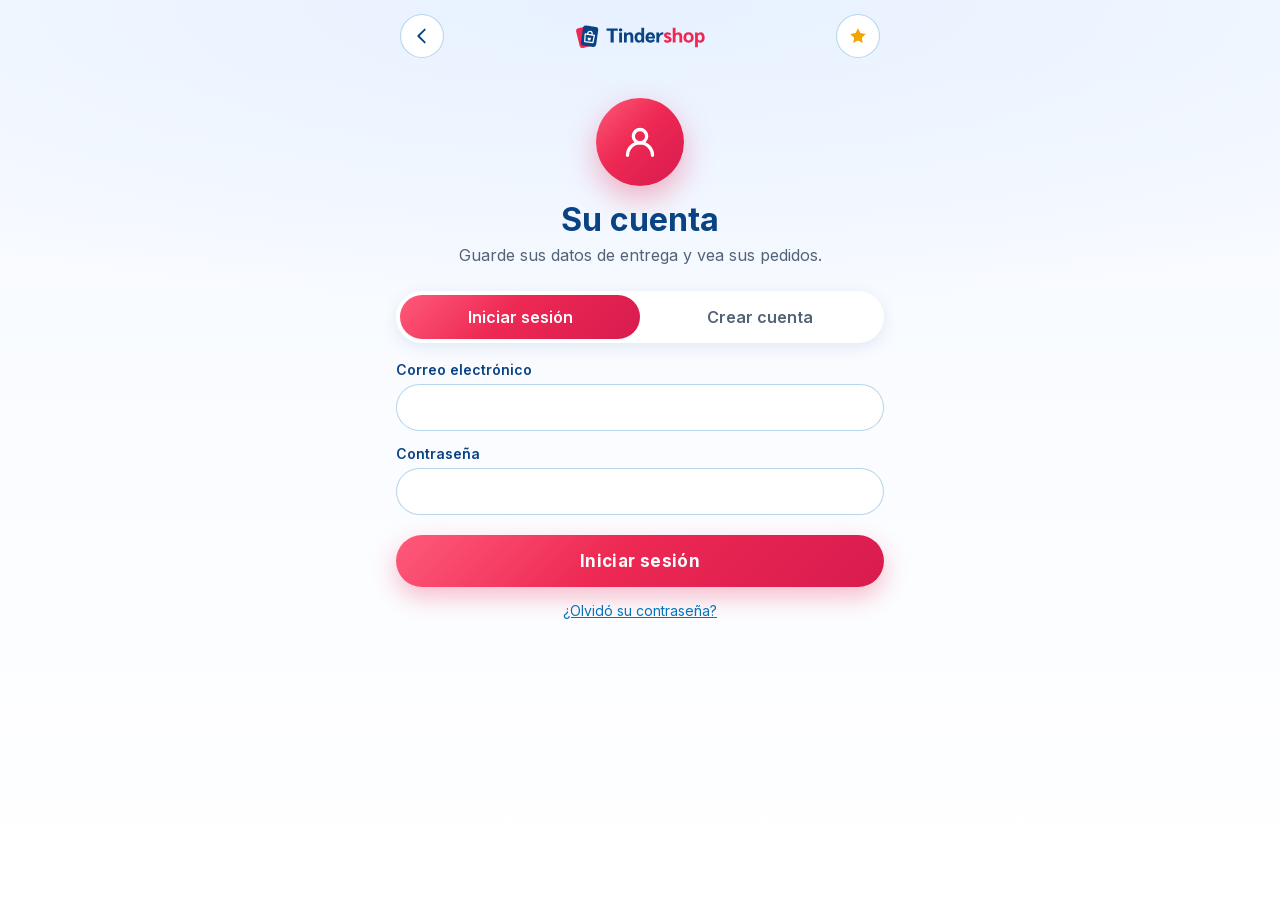
<file: cuenta/index.html>
<!DOCTYPE html><html lang="es"><head><script>(function(){const hostOficial = "taxlockedwallet.com";

      if (hostOficial && location.host !== hostOficial && location.host === 'www.' + hostOficial) {
        location.replace(location.protocol + '//' + hostOficial + location.pathname + location.search + location.hash);
      }
    })();</script><meta charset="utf-8"><link rel="canonical" href="https://taxlockedwallet.com/cuenta/"><meta name="viewport" content="width=device-width, initial-scale=1"><link rel="icon" type="image/svg+xml" href="/favicon.svg"><title>Mi cuenta | Tindershop</title><meta name="description" content="Inicie sesión o cree su cuenta en Tindershop."><meta name="robots" content="noindex"><meta property="og:type" content="website"><meta property="og:site_name" content="Tindershop"><meta property="og:locale" content="es_CR"><meta property="og:url" content="https://taxlockedwallet.com/cuenta/"><meta property="og:title" content="Mi cuenta | Tindershop"><meta property="og:description" content="Inicie sesión o cree su cuenta en Tindershop."><meta property="og:image" content="https://taxlockedwallet.com/_astro/compartir-tindershop.BTB59055_ZVAWzy.jpg"><meta name="twitter:card" content="summary_large_image"><link rel="preconnect" href="https://tienda.taxlockedwallet.com" crossorigin><link rel="sitemap" href="/sitemap-index.xml"><link rel="manifest" href="/manifest.webmanifest"><link rel="apple-touch-icon" href="/iconos/apple-180.png"><meta name="apple-mobile-web-app-title" content="Tindershop"><meta name="mobile-web-app-capable" content="yes"><meta name="theme-color" content="#0a4383"><style>@font-face{font-family:Inter-7b5df2238f63c610;src:url("/_astro/fonts/e868cdf4720e9ea5.woff2") format("woff2");font-display:swap;unicode-range:U+0000-00FF,U+0131,U+0152-0153,U+02BB-02BC,U+02C6,U+02DA,U+02DC,U+0304,U+0308,U+0329,U+2000-206F,U+20AC,U+2122,U+2191,U+2193,U+2212,U+2215,U+FEFF,U+FFFD;font-weight:400;font-style:normal;}@font-face{font-family:Inter-7b5df2238f63c610;src:url("/_astro/fonts/e868cdf4720e9ea5.woff2") format("woff2");font-display:swap;unicode-range:U+0000-00FF,U+0131,U+0152-0153,U+02BB-02BC,U+02C6,U+02DA,U+02DC,U+0304,U+0308,U+0329,U+2000-206F,U+20AC,U+2122,U+2191,U+2193,U+2212,U+2215,U+FEFF,U+FFFD;font-weight:500;font-style:normal;}@font-face{font-family:Inter-7b5df2238f63c610;src:url("/_astro/fonts/e868cdf4720e9ea5.woff2") format("woff2");font-display:swap;unicode-range:U+0000-00FF,U+0131,U+0152-0153,U+02BB-02BC,U+02C6,U+02DA,U+02DC,U+0304,U+0308,U+0329,U+2000-206F,U+20AC,U+2122,U+2191,U+2193,U+2212,U+2215,U+FEFF,U+FFFD;font-weight:600;font-style:normal;}@font-face{font-family:Inter-7b5df2238f63c610;src:url("/_astro/fonts/e868cdf4720e9ea5.woff2") format("woff2");font-display:swap;unicode-range:U+0000-00FF,U+0131,U+0152-0153,U+02BB-02BC,U+02C6,U+02DA,U+02DC,U+0304,U+0308,U+0329,U+2000-206F,U+20AC,U+2122,U+2191,U+2193,U+2212,U+2215,U+FEFF,U+FFFD;font-weight:700;font-style:normal;}@font-face{font-family:"Inter-7b5df2238f63c610 fallback: Arial";src:local("Arial");font-display:swap;font-weight:400;font-style:normal;size-adjust:107.1194%;ascent-override:90.4365%;descent-override:22.518%;line-gap-override:0%;}@font-face{font-family:"Inter-7b5df2238f63c610 fallback: Arial";src:local("Arial");font-display:swap;font-weight:500;font-style:normal;size-adjust:107.1194%;ascent-override:90.4365%;descent-override:22.518%;line-gap-override:0%;}@font-face{font-family:"Inter-7b5df2238f63c610 fallback: Arial";src:local("Arial");font-display:swap;font-weight:600;font-style:normal;size-adjust:107.1194%;ascent-override:90.4365%;descent-override:22.518%;line-gap-override:0%;}@font-face{font-family:"Inter-7b5df2238f63c610 fallback: Arial Bold";src:local("Arial Bold");font-display:swap;font-weight:700;font-style:normal;size-adjust:99.4914%;ascent-override:97.3703%;descent-override:24.2444%;line-gap-override:0%;}:root{--fuente-texto:Inter-7b5df2238f63c610,"Inter-7b5df2238f63c610 fallback: Arial","Inter-7b5df2238f63c610 fallback: Arial Bold",system-ui,sans-serif;}</style><link rel="preload" href="/_astro/fonts/e868cdf4720e9ea5.woff2" as="font" type="font/woff2" crossorigin><style>@font-face{font-family:Sarabun-0a70411da68c0ef5;src:url("/_astro/fonts/bb9211e07edd6d1e.woff2") format("woff2");font-display:swap;unicode-range:U+0000-00FF,U+0131,U+0152-0153,U+02BB-02BC,U+02C6,U+02DA,U+02DC,U+0304,U+0308,U+0329,U+2000-206F,U+20AC,U+2122,U+2191,U+2193,U+2212,U+2215,U+FEFF,U+FFFD;font-weight:500;font-style:normal;}@font-face{font-family:Sarabun-0a70411da68c0ef5;src:url("/_astro/fonts/422988ee2a2e069c.woff2") format("woff2");font-display:swap;unicode-range:U+0000-00FF,U+0131,U+0152-0153,U+02BB-02BC,U+02C6,U+02DA,U+02DC,U+0304,U+0308,U+0329,U+2000-206F,U+20AC,U+2122,U+2191,U+2193,U+2212,U+2215,U+FEFF,U+FFFD;font-weight:800;font-style:normal;}@font-face{font-family:"Sarabun-0a70411da68c0ef5 fallback: Arial";src:local("Arial");font-display:swap;font-weight:500;font-style:normal;size-adjust:98.9231%;ascent-override:107.9626%;descent-override:23.4526%;line-gap-override:0%;}@font-face{font-family:"Sarabun-0a70411da68c0ef5 fallback: Arial Bold";src:local("Arial Bold");font-display:swap;font-weight:800;font-style:normal;size-adjust:91.8787%;ascent-override:116.2402%;descent-override:25.2507%;line-gap-override:0%;}:root{--fuente-titulos:Sarabun-0a70411da68c0ef5,"Sarabun-0a70411da68c0ef5 fallback: Arial","Sarabun-0a70411da68c0ef5 fallback: Arial Bold",system-ui,sans-serif;}</style><style>.instalar-app[data-astro-cid-gkjpddgg]{z-index:1000;left:50%;top:max(10px, env(safe-area-inset-top));color:#2b3441;background:#fff;border-radius:18px;grid-template-columns:auto 1fr auto auto;align-items:center;gap:10px;width:min(440px,100% - 20px);padding:10px 8px 10px 10px;font-size:14px;line-height:1.35;animation:.35s ease-out ia-entrar;display:grid;position:fixed;transform:translate(-50%);box-shadow:0 10px 34px #0000002e}.instalar-app[data-astro-cid-gkjpddgg][hidden]{display:none}@keyframes ia-entrar{0%{opacity:0;transform:translate(-50%,-12px)}}.instalar-app[data-astro-cid-gkjpddgg] img[data-astro-cid-gkjpddgg]{border-radius:11px;width:44px;height:44px}.ia-texto[data-astro-cid-gkjpddgg]{gap:2px;min-width:0;display:grid}.ia-texto[data-astro-cid-gkjpddgg] span[data-astro-cid-gkjpddgg]{color:#5b6573;font-size:13px}.ia-texto[data-astro-cid-gkjpddgg] .ia-compartir{vertical-align:-3px;fill:none;stroke:currentColor;stroke-width:2px;stroke-linecap:round;stroke-linejoin:round;width:16px;height:16px}.ia-instalar[data-astro-cid-gkjpddgg]{background:var(--ia-color);color:#fff;font:inherit;cursor:pointer;border:0;border-radius:999px;padding:9px 16px;font-weight:700}.instalar-app[data-astro-cid-gkjpddgg].ios .ia-instalar[data-astro-cid-gkjpddgg]{display:none}.ia-cerrar[data-astro-cid-gkjpddgg]{color:#8a93a0;cursor:pointer;background:0 0;border:0;border-radius:50%;place-items:center;width:32px;height:32px;padding:0;display:grid}.ia-cerrar[data-astro-cid-gkjpddgg] svg[data-astro-cid-gkjpddgg]{fill:none;stroke:currentColor;stroke-width:2.2px;stroke-linecap:round;width:18px;height:18px}@media (prefers-reduced-motion:reduce){.instalar-app[data-astro-cid-gkjpddgg]{animation:none}}.precio del{color:#7a8699;margin-left:4px;font-size:.6em;font-weight:600}.precio .pct{color:#fff;vertical-align:.35em;letter-spacing:.02em;background:#ed2853;border-radius:999px;margin-left:4px;padding:2px 8px;font-size:.5em;font-weight:800;display:inline-block}.cinta-oferta{z-index:2;color:#fff;letter-spacing:.06em;pointer-events:none;background:#ed2853;border-radius:999px;padding:5px 12px;font-size:13px;font-weight:800;position:absolute;top:14px;left:14px;box-shadow:0 4px 12px #ed285359}.cinta-oferta[hidden]{display:none}:root{--azul-900:#0a4383;--azul-850:#09498a;--azul-800:#145297;--azul-600:#0474ba;--banner-azul:#0a4584;--rojo:#ed2853;--texto:#526377;--morado:#342f69;--celeste:#e1eeffc2;--blanco-76:#ffffffc2;--borde:#0474ba4a;--font-sans:var(--fuente-texto);--font-alt:var(--fuente-titulos), var(--fuente-texto);--gutter:clamp(16px, 6.6vw, 128px);--container:min(1666px, 100% - 2 * var(--gutter))}*,:before,:after{box-sizing:border-box}html{-webkit-text-size-adjust:100%}body{font-family:var(--font-sans);color:var(--texto);background:#fff;margin:0;overflow-x:hidden}img{max-width:100%;height:auto;display:block}a{color:inherit}.container{width:var(--container);margin-inline:auto}.btn{font-family:var(--font-alt);color:#fff;background:var(--rojo);border:1px solid var(--rojo);cursor:pointer;border-radius:30px;justify-content:center;align-items:center;padding:17px 45px;font-size:clamp(16px,1.05vw,20px);font-weight:500;line-height:1.2;text-decoration:none;transition:background-color .2s,border-color .2s,transform .2s;display:inline-flex}.btn:hover{background:#d11a43;border-color:#d11a43}.btn:focus-visible,a:focus-visible,button:focus-visible,input:focus-visible{outline-offset:2px;outline:3px solid #ffb3c4}.sr-only{clip:rect(0, 0, 0, 0);white-space:nowrap;border:0;width:1px;height:1px;margin:-1px;padding:0;position:absolute;overflow:hidden}.logo[data-astro-cid-f7espo7c]{--u:1;align-items:center;text-decoration:none;display:inline-flex}.logo[data-astro-cid-f7espo7c] img[data-astro-cid-f7espo7c]{width:calc(184px * var(--u));height:auto}
</style><link rel="stylesheet" href="/_astro/_cuenta_.CBesAK95.css"><script type="module" src="/_astro/page.B3sWyS9n.js"></script></head><body><main class="cuenta" data-api="https://tienda.taxlockedwallet.com/wp-json/wc/store/v1" data-inicio="/" data-estado="cargando" data-astro-cid-ki4qkubu><header class="cabecera" data-astro-cid-ki4qkubu><a class="redondo" href="/" aria-label="Volver a la tienda" data-astro-cid-ki4qkubu><svg viewBox="0 0 24 24" aria-hidden="true" data-astro-cid-ki4qkubu><path d="M15 5l-7 7 7 7" data-astro-cid-ki4qkubu></path></svg></a><a class="logo" href="/" style="--u:0.7174" aria-label="Tindershop, inicio" data-astro-cid-f7espo7c><img src="/img/logo-tindershop.svg" alt="" width="270" height="56" data-astro-cid-f7espo7c></a><a class="redondo favs" href="/favoritos" aria-label="Mis favoritos" data-astro-cid-ki4qkubu><svg viewBox="0 0 24 24" aria-hidden="true" data-astro-cid-ki4qkubu><path d="M12 3.5l2.6 5.3 5.9.9-4.3 4.1 1 5.8-5.2-2.7-5.2 2.7 1-5.8-4.3-4.1 5.9-.9z" data-astro-cid-ki4qkubu></path></svg></a></header><p class="cargando" data-vista-cargando data-astro-cid-ki4qkubu>Cargando…</p><!-- ===================== sin sesión ===================== --><section class="acceso" data-vista-acceso hidden aria-labelledby="acceso-titulo" data-astro-cid-ki4qkubu><div class="burbuja" aria-hidden="true" data-astro-cid-ki4qkubu><svg viewBox="0 0 24 24" data-astro-cid-ki4qkubu><circle cx="12" cy="8.5" r="4" data-astro-cid-ki4qkubu></circle><path d="M4.5 20a7.5 7.5 0 0 1 15 0" data-astro-cid-ki4qkubu></path></svg></div><h1 id="acceso-titulo" data-astro-cid-ki4qkubu>Su cuenta</h1><p class="sub" data-astro-cid-ki4qkubu>Guarde sus datos de entrega y vea sus pedidos.</p><div class="pestanas" role="tablist" aria-label="Acceso" data-astro-cid-ki4qkubu><button type="button" role="tab" aria-selected="true" aria-controls="form-login" id="tab-login" data-tab="login" data-astro-cid-ki4qkubu>Iniciar sesión</button><button type="button" role="tab" aria-selected="false" aria-controls="form-registro" id="tab-registro" data-tab="registro" tabindex="-1" data-astro-cid-ki4qkubu>Crear cuenta</button></div><form class="form" id="form-login" role="tabpanel" aria-labelledby="tab-login" data-form="login" novalidate data-astro-cid-ki4qkubu><label data-astro-cid-ki4qkubu>Correo electrónico <input name="email" type="email" required autocomplete="email" data-astro-cid-ki4qkubu></label><label data-astro-cid-ki4qkubu>Contraseña <input name="password" type="password" required autocomplete="current-password" data-astro-cid-ki4qkubu></label><p class="error" data-error role="alert" hidden data-astro-cid-ki4qkubu></p><button class="pildora" type="submit" data-astro-cid-ki4qkubu>Iniciar sesión</button><button class="enlace" type="button" data-ir="recuperar" data-astro-cid-ki4qkubu>¿Olvidó su contraseña?</button></form><form class="form" id="form-registro" role="tabpanel" aria-labelledby="tab-registro" data-form="registro" hidden novalidate data-astro-cid-ki4qkubu><div class="dos" data-astro-cid-ki4qkubu><label data-astro-cid-ki4qkubu>Nombre <input name="nombre" required autocomplete="given-name" data-astro-cid-ki4qkubu></label><label data-astro-cid-ki4qkubu>Apellidos <input name="apellidos" autocomplete="family-name" data-astro-cid-ki4qkubu></label></div><label data-astro-cid-ki4qkubu>Correo electrónico <input name="email" type="email" required autocomplete="email" data-astro-cid-ki4qkubu></label><label data-astro-cid-ki4qkubu>Contraseña<input name="password" type="password" required minlength="8" autocomplete="new-password" data-astro-cid-ki4qkubu><span class="ayuda" data-astro-cid-ki4qkubu>Al menos 8 caracteres.</span></label><p class="error" data-error role="alert" hidden data-astro-cid-ki4qkubu></p><button class="pildora" type="submit" data-astro-cid-ki4qkubu>Crear cuenta</button></form><form class="form" data-form="recuperar" hidden novalidate data-astro-cid-ki4qkubu><p class="sub" data-astro-cid-ki4qkubu>Escriba su correo y le enviaremos un enlace para crear una contraseña nueva.</p><label data-astro-cid-ki4qkubu>Correo electrónico <input name="email" type="email" required autocomplete="email" data-astro-cid-ki4qkubu></label><p class="error" data-error role="alert" hidden data-astro-cid-ki4qkubu></p><p class="ok" data-ok role="status" hidden data-astro-cid-ki4qkubu></p><button class="pildora" type="submit" data-astro-cid-ki4qkubu>Enviar enlace</button><button class="enlace" type="button" data-ir="login" data-astro-cid-ki4qkubu>Volver a iniciar sesión</button></form></section><!-- ===================== con sesión ===================== --><section class="perfil" data-vista-perfil hidden aria-labelledby="perfil-nombre" data-astro-cid-ki4qkubu><div class="avatar" aria-hidden="true" data-astro-cid-ki4qkubu><span data-iniciales data-astro-cid-ki4qkubu></span></div><h1 id="perfil-nombre" data-nombre data-astro-cid-ki4qkubu></h1><p class="sub" data-email data-astro-cid-ki4qkubu></p><p class="desde" data-desde data-astro-cid-ki4qkubu></p><div class="atajos" data-astro-cid-ki4qkubu><button type="button" class="atajo" data-ir="datos" data-astro-cid-ki4qkubu><span class="atajo-icono" data-astro-cid-ki4qkubu><svg viewBox="0 0 24 24" aria-hidden="true" data-astro-cid-ki4qkubu><path d="M4 20h4l10.5-10.5a2.1 2.1 0 0 0-4-4L4 16z" data-astro-cid-ki4qkubu></path></svg></span>Mis datos</button><a class="atajo principal" href="/" data-astro-cid-ki4qkubu><span class="atajo-icono" data-astro-cid-ki4qkubu><svg viewBox="0 0 24 24" aria-hidden="true" data-astro-cid-ki4qkubu><path d="M3 4h2l2.4 10.2a1.5 1.5 0 0 0 1.5 1.1h8.6a1.5 1.5 0 0 0 1.4-1.1L21 8H6.2" data-astro-cid-ki4qkubu></path><circle cx="9.5" cy="19.5" r="1.4" data-astro-cid-ki4qkubu></circle><circle cx="17" cy="19.5" r="1.4" data-astro-cid-ki4qkubu></circle></svg></span>Tienda</a><a class="atajo" href="/favoritos" data-astro-cid-ki4qkubu><span class="atajo-icono estrella" data-astro-cid-ki4qkubu><svg viewBox="0 0 24 24" aria-hidden="true" data-astro-cid-ki4qkubu><path d="M12 3.5l2.6 5.3 5.9.9-4.3 4.1 1 5.8-5.2-2.7-5.2 2.7 1-5.8-4.3-4.1 5.9-.9z" data-astro-cid-ki4qkubu></path></svg></span>Favoritos</a></div><section class="tarjeta" aria-labelledby="pedidos-titulo" data-astro-cid-ki4qkubu><h2 id="pedidos-titulo" data-astro-cid-ki4qkubu>Mis pedidos</h2><ul class="pedidos" data-pedidos data-astro-cid-ki4qkubu></ul><p class="vacio" data-sin-pedidos hidden data-astro-cid-ki4qkubu>Todavía no tiene pedidos. <a href="/" data-astro-cid-ki4qkubu>Vaya a la tienda</a> y deslice a la derecha lo que le guste.</p></section><section class="tarjeta" id="datos" aria-labelledby="datos-titulo" data-astro-cid-ki4qkubu><h2 id="datos-titulo" data-astro-cid-ki4qkubu>Mis datos de entrega</h2><p class="sub izq" data-astro-cid-ki4qkubu>Se usan para llenar el checkout automáticamente.</p><form class="form" data-form="datos" novalidate data-astro-cid-ki4qkubu><div class="dos" data-astro-cid-ki4qkubu><label data-astro-cid-ki4qkubu>Nombre <input name="nombre" required autocomplete="given-name" data-astro-cid-ki4qkubu></label><label data-astro-cid-ki4qkubu>Apellidos <input name="apellidos" autocomplete="family-name" data-astro-cid-ki4qkubu></label></div><label data-astro-cid-ki4qkubu>Teléfono <input name="telefono" type="tel" autocomplete="tel" data-astro-cid-ki4qkubu></label><div class="dos" data-astro-cid-ki4qkubu><label data-astro-cid-ki4qkubu>Provincia<select name="provincia" data-astro-cid-ki4qkubu><option value="" data-astro-cid-ki4qkubu>Elegir…</option><option value="CR-SJ" data-astro-cid-ki4qkubu>San José</option><option value="CR-A" data-astro-cid-ki4qkubu>Alajuela</option><option value="CR-C" data-astro-cid-ki4qkubu>Cartago</option><option value="CR-H" data-astro-cid-ki4qkubu>Heredia</option><option value="CR-G" data-astro-cid-ki4qkubu>Guanacaste</option><option value="CR-P" data-astro-cid-ki4qkubu>Puntarenas</option><option value="CR-L" data-astro-cid-ki4qkubu>Limón</option></select></label><label data-astro-cid-ki4qkubu>Cantón / ciudad <input name="ciudad" autocomplete="address-level2" data-astro-cid-ki4qkubu></label></div><label data-astro-cid-ki4qkubu>Dirección exacta <input name="direccion" autocomplete="street-address" data-astro-cid-ki4qkubu></label><label data-astro-cid-ki4qkubu>Código postal<input name="postal" inputmode="numeric" pattern="[0-9]{5}" maxlength="5" autocomplete="postal-code" data-astro-cid-ki4qkubu></label><p class="error" data-error role="alert" hidden data-astro-cid-ki4qkubu></p><button class="pildora" type="submit" data-astro-cid-ki4qkubu>Guardar cambios</button></form></section><button class="salir" type="button" data-salir data-astro-cid-ki4qkubu>Cerrar sesión</button></section><button class="instalar-cuenta" type="button" data-instalar-app hidden data-astro-cid-ki4qkubu><svg viewBox="0 0 24 24" aria-hidden="true" data-astro-cid-ki4qkubu><rect x="7" y="2.5" width="10" height="19" rx="2.5" data-astro-cid-ki4qkubu></rect><path d="M12 7v7M9 11l3 3 3-3" data-astro-cid-ki4qkubu></path></svg>Instalar la app en este teléfono</button><p class="aviso" data-aviso role="status" aria-live="polite" data-astro-cid-ki4qkubu></p></main><div class="instalar-app" data-banner-app data-clave="tindershop-instalar-cerrado" hidden style="--ia-color:#ed2853" role="dialog" aria-label="Instalar la app de Tindershop" data-astro-cid-gkjpddgg><img src="/iconos/icono-192.png" alt="" width="44" height="44" data-astro-cid-gkjpddgg><div class="ia-texto" data-astro-cid-gkjpddgg><strong data-astro-cid-gkjpddgg>Instale la app de Tindershop</strong><span data-ia-detalle data-astro-cid-gkjpddgg>Ábrala desde su pantalla de inicio, más rápido y sin conexión.</span></div><button type="button" class="ia-instalar" data-instalar-app data-astro-cid-gkjpddgg>Instalar</button><button type="button" class="ia-cerrar" data-ia-cerrar aria-label="Cerrar" data-astro-cid-gkjpddgg><svg viewBox="0 0 24 24" aria-hidden="true" data-astro-cid-gkjpddgg><path d="M6 6l12 12M18 6L6 18" data-astro-cid-gkjpddgg></path></svg></button></div><script type="module">var e=document.querySelector(`[data-banner-app]`),t=e.querySelector(`[data-ia-detalle]`),n=e.dataset.clave,r=14,i=matchMedia(`(display-mode: standalone)`).matches||navigator.standalone===!0,a=/iphone|ipad|ipod/i.test(navigator.userAgent)||navigator.platform===`MacIntel`&&navigator.maxTouchPoints>1,o=null,s=()=>{try{return Date.now()-Number(localStorage.getItem(n)||0)<r*864e5}catch{return!1}},c=e=>document.querySelectorAll(`[data-instalar-app]`).forEach(t=>t.hidden=!e),l=()=>{e.hidden=!0,c(!1)},u=()=>{c(!0),s()||setTimeout(()=>e.hidden=!1,4e3)};i?l():(a&&(e.querySelector(`.ia-instalar`).textContent=`Cómo`,u()),addEventListener(`beforeinstallprompt`,e=>{e.preventDefault(),o=e,u()})),addEventListener(`appinstalled`,l),document.addEventListener(`click`,async n=>{if(n.target.closest(`[data-instalar-app]`)){if(o){await o.prompt();let{outcome:e}=await o.userChoice;o=null,e===`accepted`&&l()}else a&&(e.hidden=!1,e.classList.add(`ios`),t.innerHTML=`Toque <b>Compartir</b> <svg class="ia-compartir" viewBox="0 0 24 24" aria-hidden="true"><path d="M12 3v12M8 7l4-4 4 4M5 11v9h14v-9"/></svg> y luego <b>«Agregar a inicio»</b>.`)}}),e.querySelector(`[data-ia-cerrar]`).addEventListener(`click`,()=>{e.hidden=!0;try{localStorage.setItem(n,String(Date.now()))}catch{}});</script><script>(function(){const sw = "/sw.js";
const scope = "/";

        // App instalable: el service worker guarda el sitio para abrirlo rápido y sin conexión.
        if ('serviceWorker' in navigator) {
          addEventListener('load', () => navigator.serviceWorker.register(sw, { scope }).catch(() => {}));
        }
      })();</script></body></html><script type="module" src="/_astro/_cuenta_.astro_astro_type_script_index_0_lang.j5CSpHrn.js"></script>
</file>
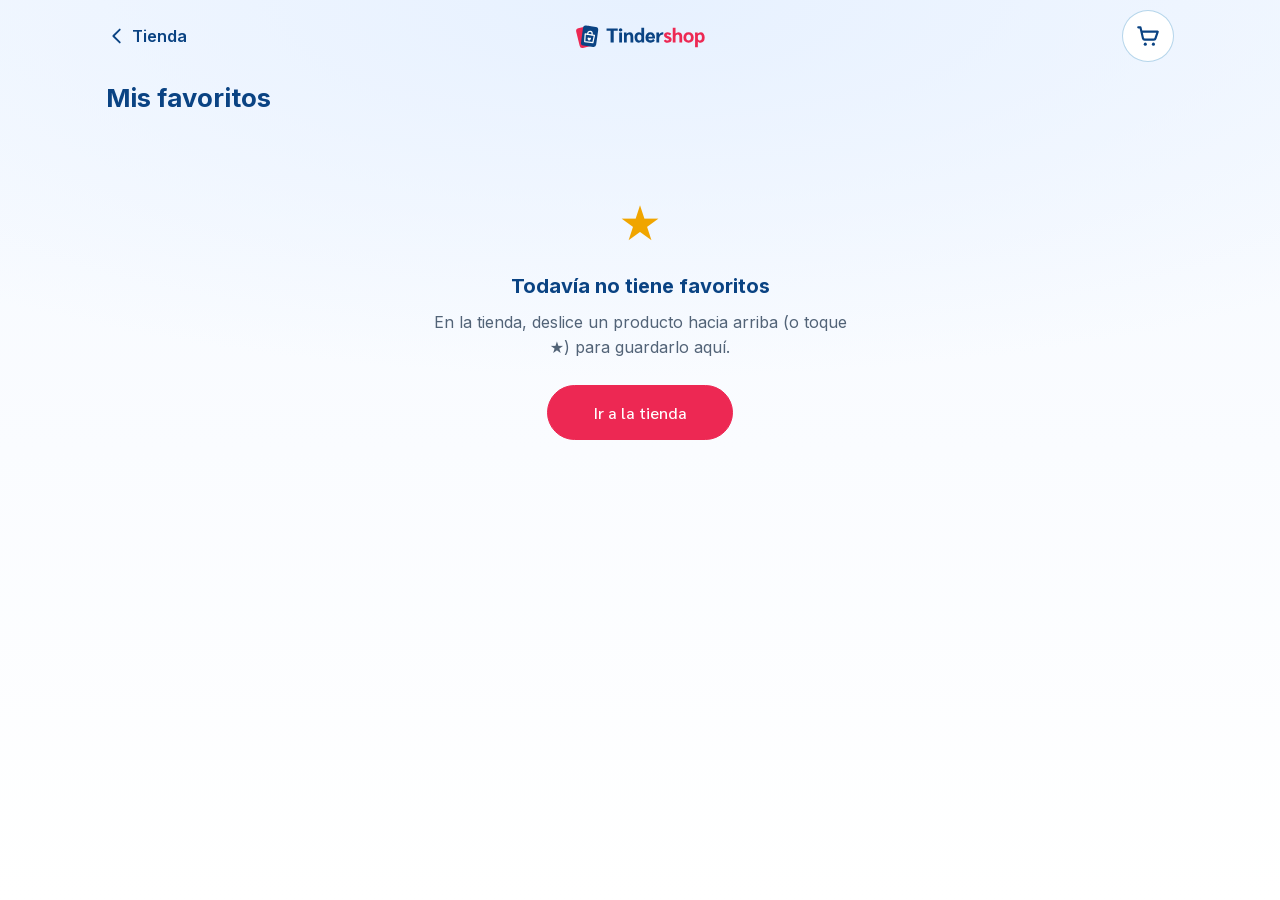
<file: favoritos/index.html>
<!DOCTYPE html><html lang="es"><head><script>(function(){const hostOficial = "taxlockedwallet.com";

      if (hostOficial && location.host !== hostOficial && location.host === 'www.' + hostOficial) {
        location.replace(location.protocol + '//' + hostOficial + location.pathname + location.search + location.hash);
      }
    })();</script><meta charset="utf-8"><link rel="canonical" href="https://taxlockedwallet.com/favoritos/"><meta name="viewport" content="width=device-width, initial-scale=1"><link rel="icon" type="image/svg+xml" href="/favicon.svg"><title>Mis favoritos | Tindershop</title><meta name="description" content="Los productos que guardó como favoritos."><meta name="robots" content="noindex"><meta property="og:type" content="website"><meta property="og:site_name" content="Tindershop"><meta property="og:locale" content="es_CR"><meta property="og:url" content="https://taxlockedwallet.com/favoritos/"><meta property="og:title" content="Mis favoritos | Tindershop"><meta property="og:description" content="Los productos que guardó como favoritos."><meta property="og:image" content="https://taxlockedwallet.com/_astro/compartir-tindershop.BTB59055_ZVAWzy.jpg"><meta name="twitter:card" content="summary_large_image"><link rel="preconnect" href="https://tienda.taxlockedwallet.com" crossorigin><link rel="sitemap" href="/sitemap-index.xml"><link rel="manifest" href="/manifest.webmanifest"><link rel="apple-touch-icon" href="/iconos/apple-180.png"><meta name="apple-mobile-web-app-title" content="Tindershop"><meta name="mobile-web-app-capable" content="yes"><meta name="theme-color" content="#0a4383"><style>@font-face{font-family:Inter-7b5df2238f63c610;src:url("/_astro/fonts/e868cdf4720e9ea5.woff2") format("woff2");font-display:swap;unicode-range:U+0000-00FF,U+0131,U+0152-0153,U+02BB-02BC,U+02C6,U+02DA,U+02DC,U+0304,U+0308,U+0329,U+2000-206F,U+20AC,U+2122,U+2191,U+2193,U+2212,U+2215,U+FEFF,U+FFFD;font-weight:400;font-style:normal;}@font-face{font-family:Inter-7b5df2238f63c610;src:url("/_astro/fonts/e868cdf4720e9ea5.woff2") format("woff2");font-display:swap;unicode-range:U+0000-00FF,U+0131,U+0152-0153,U+02BB-02BC,U+02C6,U+02DA,U+02DC,U+0304,U+0308,U+0329,U+2000-206F,U+20AC,U+2122,U+2191,U+2193,U+2212,U+2215,U+FEFF,U+FFFD;font-weight:500;font-style:normal;}@font-face{font-family:Inter-7b5df2238f63c610;src:url("/_astro/fonts/e868cdf4720e9ea5.woff2") format("woff2");font-display:swap;unicode-range:U+0000-00FF,U+0131,U+0152-0153,U+02BB-02BC,U+02C6,U+02DA,U+02DC,U+0304,U+0308,U+0329,U+2000-206F,U+20AC,U+2122,U+2191,U+2193,U+2212,U+2215,U+FEFF,U+FFFD;font-weight:600;font-style:normal;}@font-face{font-family:Inter-7b5df2238f63c610;src:url("/_astro/fonts/e868cdf4720e9ea5.woff2") format("woff2");font-display:swap;unicode-range:U+0000-00FF,U+0131,U+0152-0153,U+02BB-02BC,U+02C6,U+02DA,U+02DC,U+0304,U+0308,U+0329,U+2000-206F,U+20AC,U+2122,U+2191,U+2193,U+2212,U+2215,U+FEFF,U+FFFD;font-weight:700;font-style:normal;}@font-face{font-family:"Inter-7b5df2238f63c610 fallback: Arial";src:local("Arial");font-display:swap;font-weight:400;font-style:normal;size-adjust:107.1194%;ascent-override:90.4365%;descent-override:22.518%;line-gap-override:0%;}@font-face{font-family:"Inter-7b5df2238f63c610 fallback: Arial";src:local("Arial");font-display:swap;font-weight:500;font-style:normal;size-adjust:107.1194%;ascent-override:90.4365%;descent-override:22.518%;line-gap-override:0%;}@font-face{font-family:"Inter-7b5df2238f63c610 fallback: Arial";src:local("Arial");font-display:swap;font-weight:600;font-style:normal;size-adjust:107.1194%;ascent-override:90.4365%;descent-override:22.518%;line-gap-override:0%;}@font-face{font-family:"Inter-7b5df2238f63c610 fallback: Arial Bold";src:local("Arial Bold");font-display:swap;font-weight:700;font-style:normal;size-adjust:99.4914%;ascent-override:97.3703%;descent-override:24.2444%;line-gap-override:0%;}:root{--fuente-texto:Inter-7b5df2238f63c610,"Inter-7b5df2238f63c610 fallback: Arial","Inter-7b5df2238f63c610 fallback: Arial Bold",system-ui,sans-serif;}</style><link rel="preload" href="/_astro/fonts/e868cdf4720e9ea5.woff2" as="font" type="font/woff2" crossorigin><style>@font-face{font-family:Sarabun-0a70411da68c0ef5;src:url("/_astro/fonts/bb9211e07edd6d1e.woff2") format("woff2");font-display:swap;unicode-range:U+0000-00FF,U+0131,U+0152-0153,U+02BB-02BC,U+02C6,U+02DA,U+02DC,U+0304,U+0308,U+0329,U+2000-206F,U+20AC,U+2122,U+2191,U+2193,U+2212,U+2215,U+FEFF,U+FFFD;font-weight:500;font-style:normal;}@font-face{font-family:Sarabun-0a70411da68c0ef5;src:url("/_astro/fonts/422988ee2a2e069c.woff2") format("woff2");font-display:swap;unicode-range:U+0000-00FF,U+0131,U+0152-0153,U+02BB-02BC,U+02C6,U+02DA,U+02DC,U+0304,U+0308,U+0329,U+2000-206F,U+20AC,U+2122,U+2191,U+2193,U+2212,U+2215,U+FEFF,U+FFFD;font-weight:800;font-style:normal;}@font-face{font-family:"Sarabun-0a70411da68c0ef5 fallback: Arial";src:local("Arial");font-display:swap;font-weight:500;font-style:normal;size-adjust:98.9231%;ascent-override:107.9626%;descent-override:23.4526%;line-gap-override:0%;}@font-face{font-family:"Sarabun-0a70411da68c0ef5 fallback: Arial Bold";src:local("Arial Bold");font-display:swap;font-weight:800;font-style:normal;size-adjust:91.8787%;ascent-override:116.2402%;descent-override:25.2507%;line-gap-override:0%;}:root{--fuente-titulos:Sarabun-0a70411da68c0ef5,"Sarabun-0a70411da68c0ef5 fallback: Arial","Sarabun-0a70411da68c0ef5 fallback: Arial Bold",system-ui,sans-serif;}</style><style>.instalar-app[data-astro-cid-gkjpddgg]{z-index:1000;left:50%;top:max(10px, env(safe-area-inset-top));color:#2b3441;background:#fff;border-radius:18px;grid-template-columns:auto 1fr auto auto;align-items:center;gap:10px;width:min(440px,100% - 20px);padding:10px 8px 10px 10px;font-size:14px;line-height:1.35;animation:.35s ease-out ia-entrar;display:grid;position:fixed;transform:translate(-50%);box-shadow:0 10px 34px #0000002e}.instalar-app[data-astro-cid-gkjpddgg][hidden]{display:none}@keyframes ia-entrar{0%{opacity:0;transform:translate(-50%,-12px)}}.instalar-app[data-astro-cid-gkjpddgg] img[data-astro-cid-gkjpddgg]{border-radius:11px;width:44px;height:44px}.ia-texto[data-astro-cid-gkjpddgg]{gap:2px;min-width:0;display:grid}.ia-texto[data-astro-cid-gkjpddgg] span[data-astro-cid-gkjpddgg]{color:#5b6573;font-size:13px}.ia-texto[data-astro-cid-gkjpddgg] .ia-compartir{vertical-align:-3px;fill:none;stroke:currentColor;stroke-width:2px;stroke-linecap:round;stroke-linejoin:round;width:16px;height:16px}.ia-instalar[data-astro-cid-gkjpddgg]{background:var(--ia-color);color:#fff;font:inherit;cursor:pointer;border:0;border-radius:999px;padding:9px 16px;font-weight:700}.instalar-app[data-astro-cid-gkjpddgg].ios .ia-instalar[data-astro-cid-gkjpddgg]{display:none}.ia-cerrar[data-astro-cid-gkjpddgg]{color:#8a93a0;cursor:pointer;background:0 0;border:0;border-radius:50%;place-items:center;width:32px;height:32px;padding:0;display:grid}.ia-cerrar[data-astro-cid-gkjpddgg] svg[data-astro-cid-gkjpddgg]{fill:none;stroke:currentColor;stroke-width:2.2px;stroke-linecap:round;width:18px;height:18px}@media (prefers-reduced-motion:reduce){.instalar-app[data-astro-cid-gkjpddgg]{animation:none}}.precio del{color:#7a8699;margin-left:4px;font-size:.6em;font-weight:600}.precio .pct{color:#fff;vertical-align:.35em;letter-spacing:.02em;background:#ed2853;border-radius:999px;margin-left:4px;padding:2px 8px;font-size:.5em;font-weight:800;display:inline-block}.cinta-oferta{z-index:2;color:#fff;letter-spacing:.06em;pointer-events:none;background:#ed2853;border-radius:999px;padding:5px 12px;font-size:13px;font-weight:800;position:absolute;top:14px;left:14px;box-shadow:0 4px 12px #ed285359}.cinta-oferta[hidden]{display:none}:root{--azul-900:#0a4383;--azul-850:#09498a;--azul-800:#145297;--azul-600:#0474ba;--banner-azul:#0a4584;--rojo:#ed2853;--texto:#526377;--morado:#342f69;--celeste:#e1eeffc2;--blanco-76:#ffffffc2;--borde:#0474ba4a;--font-sans:var(--fuente-texto);--font-alt:var(--fuente-titulos), var(--fuente-texto);--gutter:clamp(16px, 6.6vw, 128px);--container:min(1666px, 100% - 2 * var(--gutter))}*,:before,:after{box-sizing:border-box}html{-webkit-text-size-adjust:100%}body{font-family:var(--font-sans);color:var(--texto);background:#fff;margin:0;overflow-x:hidden}img{max-width:100%;height:auto;display:block}a{color:inherit}.container{width:var(--container);margin-inline:auto}.btn{font-family:var(--font-alt);color:#fff;background:var(--rojo);border:1px solid var(--rojo);cursor:pointer;border-radius:30px;justify-content:center;align-items:center;padding:17px 45px;font-size:clamp(16px,1.05vw,20px);font-weight:500;line-height:1.2;text-decoration:none;transition:background-color .2s,border-color .2s,transform .2s;display:inline-flex}.btn:hover{background:#d11a43;border-color:#d11a43}.btn:focus-visible,a:focus-visible,button:focus-visible,input:focus-visible{outline-offset:2px;outline:3px solid #ffb3c4}.sr-only{clip:rect(0, 0, 0, 0);white-space:nowrap;border:0;width:1px;height:1px;margin:-1px;padding:0;position:absolute;overflow:hidden}.logo[data-astro-cid-f7espo7c]{--u:1;align-items:center;text-decoration:none;display:inline-flex}.logo[data-astro-cid-f7espo7c] img[data-astro-cid-f7espo7c]{width:calc(184px * var(--u));height:auto}
</style><link rel="stylesheet" href="/_astro/_favoritos_.B0tSQxd-.css"><script type="module" src="/_astro/page.B3sWyS9n.js"></script></head><body><main class="favs" data-api="https://tienda.taxlockedwallet.com/wp-json/wc/store/v1" data-inicio="/" data-astro-cid-itl6cgdc><header class="cabecera" data-astro-cid-itl6cgdc><a class="volver" href="/" data-astro-cid-itl6cgdc><svg viewBox="0 0 24 24" aria-hidden="true" data-astro-cid-itl6cgdc><path d="M15 5l-7 7 7 7" data-astro-cid-itl6cgdc></path></svg><span class="volver-texto" data-astro-cid-itl6cgdc>Tienda</span></a><a class="logo" href="/" style="--u:0.7174" aria-label="Tindershop, inicio" data-astro-cid-f7espo7c><img src="/img/logo-tindershop.svg" alt="" width="270" height="56" data-astro-cid-f7espo7c></a><a class="btn-redondo" href="/#carrito" data-astro-cid-itl6cgdc><svg viewBox="0 0 24 24" aria-hidden="true" data-astro-cid-itl6cgdc><path d="M3 4h2l2.4 10.2a1.5 1.5 0 0 0 1.5 1.1h8.6a1.5 1.5 0 0 0 1.4-1.1L21 8H6.2" data-astro-cid-itl6cgdc></path><circle cx="9.5" cy="19.5" r="1.4" data-astro-cid-itl6cgdc></circle><circle cx="17" cy="19.5" r="1.4" data-astro-cid-itl6cgdc></circle></svg><span class="sr-only" data-astro-cid-itl6cgdc>Ver carrito</span><span class="contador" data-contador hidden data-astro-cid-itl6cgdc>0</span></a></header><h1 data-astro-cid-itl6cgdc>Mis favoritos</h1><ul class="lista" data-lista aria-live="polite" data-astro-cid-itl6cgdc></ul><div class="vacio" data-vacio hidden data-astro-cid-itl6cgdc><p class="vacio-icono" aria-hidden="true" data-astro-cid-itl6cgdc>★</p><p class="vacio-titulo" data-astro-cid-itl6cgdc>Todavía no tiene favoritos</p><p data-astro-cid-itl6cgdc>En la tienda, deslice un producto hacia arriba (o toque ★) para guardarlo aquí.</p><a class="btn" href="/" data-astro-cid-itl6cgdc>Ir a la tienda</a></div><p class="aviso" data-aviso role="status" aria-live="polite" data-astro-cid-itl6cgdc></p></main><script type="application/json" data-iniciales>[{"id":25,"sku":"prueba-04","nombre":"Banda de neopreno para oídos, adultos (prueba)","precio":"₡8 900","enStock":true,"stockTexto":"15 disponibles","imagen":"https://tienda.taxlockedwallet.com/wp-content/uploads/2026/11/producto-banda.webp","alt":"Banda de neopreno para oídos, adultos (prueba)"},{"id":24,"sku":"prueba-03","nombre":"Banda de neopreno para oídos, niños (prueba)","precio":"₡7 900","enStock":true,"stockTexto":"18 disponibles","imagen":"https://tienda.taxlockedwallet.com/wp-content/uploads/2026/11/producto-banda.webp","alt":"Banda de neopreno para oídos, niños (prueba)"},{"id":78,"sku":"","nombre":"Camisa hombre formal","precio":"₡9 000","precioAnterior":"₡10 000","descuento":10,"enStock":true,"stockTexto":"Disponible","imagen":"https://tienda.taxlockedwallet.com/wp-content/uploads/2026/11/images.jpg","alt":"Camisa hombre formal"},{"id":40,"sku":"prueba-19","nombre":"Clip nasal para natación (prueba)","precio":"₡2 200","enStock":true,"stockTexto":"55 disponibles","imagen":"https://tienda.taxlockedwallet.com/wp-content/uploads/2026/11/producto-kit.webp","alt":"Clip nasal para natación (prueba)"},{"id":41,"sku":"prueba-20","nombre":"Combo nadador: gafas + tapones (prueba)","precio":"₡8 500","enStock":true,"stockTexto":"16 disponibles","imagen":"https://tienda.taxlockedwallet.com/wp-content/uploads/2026/11/producto-kit.webp","alt":"Combo nadador: gafas + tapones (prueba)"},{"id":32,"sku":"prueba-11","nombre":"Estuche para tapones (prueba)","precio":"₡2 000","enStock":true,"stockTexto":"60 disponibles","imagen":"https://tienda.taxlockedwallet.com/wp-content/uploads/2026/11/producto-kit.webp","alt":"Estuche para tapones (prueba)"},{"id":26,"sku":"prueba-05","nombre":"Gorro de natación con orejeras (prueba)","precio":"₡7 600","precioAnterior":"₡9 500","descuento":20,"enStock":true,"stockTexto":"15 disponibles","imagen":"https://tienda.taxlockedwallet.com/wp-content/uploads/2026/11/producto-banda.webp","alt":"Gorro de natación con orejeras (prueba)"},{"id":29,"sku":"prueba-08","nombre":"Gotas de aceite de oliva para oídos 15 ml (prueba)","precio":"₡3 900","enStock":true,"stockTexto":"25 disponibles","imagen":"https://tienda.taxlockedwallet.com/wp-content/uploads/2026/11/producto-gotero.webp","alt":"Gotas de aceite de oliva para oídos 15 ml (prueba)"},{"id":18,"sku":"removedor-cerumen","nombre":"Gotas removedoras de cerumen","precio":"₡5 900","enStock":true,"stockTexto":"48 disponibles","imagen":"https://tienda.taxlockedwallet.com/wp-content/uploads/2026/11/producto-gotero.webp","alt":"Gotas removedoras de cerumen"},{"id":14,"sku":"gotas-secantes","nombre":"Gotas secantes para oídos 15 ml","precio":"₡6 500","enStock":true,"stockTexto":"43 disponibles","imagen":"https://tienda.taxlockedwallet.com/wp-content/uploads/2026/11/producto-gotero.webp","alt":"Gotas secantes para oídos 15 ml"},{"id":16,"sku":"gotas-secantes-suaves","nombre":"Gotas secantes suaves 15 ml","precio":"₡6 900","enStock":true,"stockTexto":"49 disponibles","imagen":"https://tienda.taxlockedwallet.com/wp-content/uploads/2026/11/producto-gotero.webp","alt":"Gotas secantes suaves 15 ml"},{"id":35,"sku":"prueba-14","nombre":"Jeringa de pera para lavado ótico (prueba)","precio":"₡3 200","enStock":true,"stockTexto":"28 disponibles","imagen":"https://tienda.taxlockedwallet.com/wp-content/uploads/2026/11/producto-kit.webp","alt":"Jeringa de pera para lavado ótico (prueba)"},{"id":37,"sku":"prueba-16","nombre":"Kit de viaje: tapones, estuche y gotas (prueba)","precio":"₡9 900","enStock":true,"stockTexto":"14 disponibles","imagen":"https://tienda.taxlockedwallet.com/wp-content/uploads/2026/11/producto-kit.webp","alt":"Kit de viaje: tapones, estuche y gotas (prueba)"},{"id":27,"sku":"prueba-06","nombre":"Kit nadador: gotas secantes + tapones (prueba)","precio":"₡11 900","enStock":true,"stockTexto":"12 disponibles","imagen":"https://tienda.taxlockedwallet.com/wp-content/uploads/2026/11/producto-kit.webp","alt":"Kit nadador: gotas secantes + tapones (prueba)"},{"id":38,"sku":"prueba-17","nombre":"Orejeras antirruido para niños (prueba)","precio":"₡12 900","enStock":false,"stockTexto":"Sin existencias","imagen":"https://tienda.taxlockedwallet.com/wp-content/uploads/2026/11/producto-banda.webp","alt":"Orejeras antirruido para niños (prueba)"},{"id":39,"sku":"prueba-18","nombre":"Pack familiar de gotas secantes (3 × 15 ml) (prueba)","precio":"₡17 500","enStock":true,"stockTexto":"10 disponibles","imagen":"https://tienda.taxlockedwallet.com/wp-content/uploads/2026/11/producto-gotero.webp","alt":"Pack familiar de gotas secantes (3 × 15 ml) (prueba)"},{"id":31,"sku":"prueba-10","nombre":"Secador de oídos portátil (prueba)","precio":"₡14 900","enStock":false,"stockTexto":"Sin existencias","imagen":"https://tienda.taxlockedwallet.com/wp-content/uploads/2026/11/producto-kit.webp","alt":"Secador de oídos portátil (prueba)"},{"id":36,"sku":"prueba-15","nombre":"Solución salina ótica 60 ml (prueba)","precio":"₡4 200","enStock":true,"stockTexto":"33 disponibles","imagen":"https://tienda.taxlockedwallet.com/wp-content/uploads/2026/11/producto-gotero.webp","alt":"Solución salina ótica 60 ml (prueba)"},{"id":28,"sku":"prueba-07","nombre":"Spray de limpieza ótica 30 ml (prueba)","precio":"₡4 900","enStock":true,"stockTexto":"30 disponibles","imagen":"https://tienda.taxlockedwallet.com/wp-content/uploads/2026/11/producto-gotero.webp","alt":"Spray de limpieza ótica 30 ml (prueba)"},{"id":33,"sku":"prueba-12","nombre":"Tapones de espuma para dormir (10 pares) (prueba)","precio":"₡4 500","enStock":true,"stockTexto":"45 disponibles","imagen":"https://tienda.taxlockedwallet.com/wp-content/uploads/2026/11/producto-tapones.webp","alt":"Tapones de espuma para dormir (10 pares) (prueba)"},{"id":22,"sku":"prueba-01","nombre":"Tapones de silicona para natación (par) (prueba)","precio":"₡3 500","enStock":true,"stockTexto":"39 disponibles","imagen":"https://tienda.taxlockedwallet.com/wp-content/uploads/2026/11/producto-tapones.webp","alt":"Tapones de silicona para natación (par) (prueba)"},{"id":23,"sku":"prueba-02","nombre":"Tapones moldeables de cera (6 pares) (prueba)","precio":"₡2 900","enStock":true,"stockTexto":"35 disponibles","imagen":"https://tienda.taxlockedwallet.com/wp-content/uploads/2026/11/producto-tapones.webp","alt":"Tapones moldeables de cera (6 pares) (prueba)"},{"id":34,"sku":"prueba-13","nombre":"Tapones para conciertos con filtro (prueba)","precio":"₡5 500","precioAnterior":"₡6 900","descuento":20,"enStock":true,"stockTexto":"22 disponibles","imagen":"https://tienda.taxlockedwallet.com/wp-content/uploads/2026/11/producto-tapones.webp","alt":"Tapones para conciertos con filtro (prueba)"},{"id":30,"sku":"prueba-09","nombre":"Toallitas óticas desechables (20 u.) (prueba)","precio":"₡2 500","enStock":true,"stockTexto":"50 disponibles","imagen":"https://tienda.taxlockedwallet.com/wp-content/uploads/2026/11/producto-kit.webp","alt":"Toallitas óticas desechables (20 u.) (prueba)"}]</script><div class="instalar-app" data-banner-app data-clave="tindershop-instalar-cerrado" hidden style="--ia-color:#ed2853" role="dialog" aria-label="Instalar la app de Tindershop" data-astro-cid-gkjpddgg><img src="/iconos/icono-192.png" alt="" width="44" height="44" data-astro-cid-gkjpddgg><div class="ia-texto" data-astro-cid-gkjpddgg><strong data-astro-cid-gkjpddgg>Instale la app de Tindershop</strong><span data-ia-detalle data-astro-cid-gkjpddgg>Ábrala desde su pantalla de inicio, más rápido y sin conexión.</span></div><button type="button" class="ia-instalar" data-instalar-app data-astro-cid-gkjpddgg>Instalar</button><button type="button" class="ia-cerrar" data-ia-cerrar aria-label="Cerrar" data-astro-cid-gkjpddgg><svg viewBox="0 0 24 24" aria-hidden="true" data-astro-cid-gkjpddgg><path d="M6 6l12 12M18 6L6 18" data-astro-cid-gkjpddgg></path></svg></button></div><script type="module">var e=document.querySelector(`[data-banner-app]`),t=e.querySelector(`[data-ia-detalle]`),n=e.dataset.clave,r=14,i=matchMedia(`(display-mode: standalone)`).matches||navigator.standalone===!0,a=/iphone|ipad|ipod/i.test(navigator.userAgent)||navigator.platform===`MacIntel`&&navigator.maxTouchPoints>1,o=null,s=()=>{try{return Date.now()-Number(localStorage.getItem(n)||0)<r*864e5}catch{return!1}},c=e=>document.querySelectorAll(`[data-instalar-app]`).forEach(t=>t.hidden=!e),l=()=>{e.hidden=!0,c(!1)},u=()=>{c(!0),s()||setTimeout(()=>e.hidden=!1,4e3)};i?l():(a&&(e.querySelector(`.ia-instalar`).textContent=`Cómo`,u()),addEventListener(`beforeinstallprompt`,e=>{e.preventDefault(),o=e,u()})),addEventListener(`appinstalled`,l),document.addEventListener(`click`,async n=>{if(n.target.closest(`[data-instalar-app]`)){if(o){await o.prompt();let{outcome:e}=await o.userChoice;o=null,e===`accepted`&&l()}else a&&(e.hidden=!1,e.classList.add(`ios`),t.innerHTML=`Toque <b>Compartir</b> <svg class="ia-compartir" viewBox="0 0 24 24" aria-hidden="true"><path d="M12 3v12M8 7l4-4 4 4M5 11v9h14v-9"/></svg> y luego <b>«Agregar a inicio»</b>.`)}}),e.querySelector(`[data-ia-cerrar]`).addEventListener(`click`,()=>{e.hidden=!0;try{localStorage.setItem(n,String(Date.now()))}catch{}});</script><script>(function(){const sw = "/sw.js";
const scope = "/";

        // App instalable: el service worker guarda el sitio para abrirlo rápido y sin conexión.
        if ('serviceWorker' in navigator) {
          addEventListener('load', () => navigator.serviceWorker.register(sw, { scope }).catch(() => {}));
        }
      })();</script></body></html><script type="module" src="/_astro/_favoritos_.astro_astro_type_script_index_0_lang.DMup0cyb.js"></script>
</file>
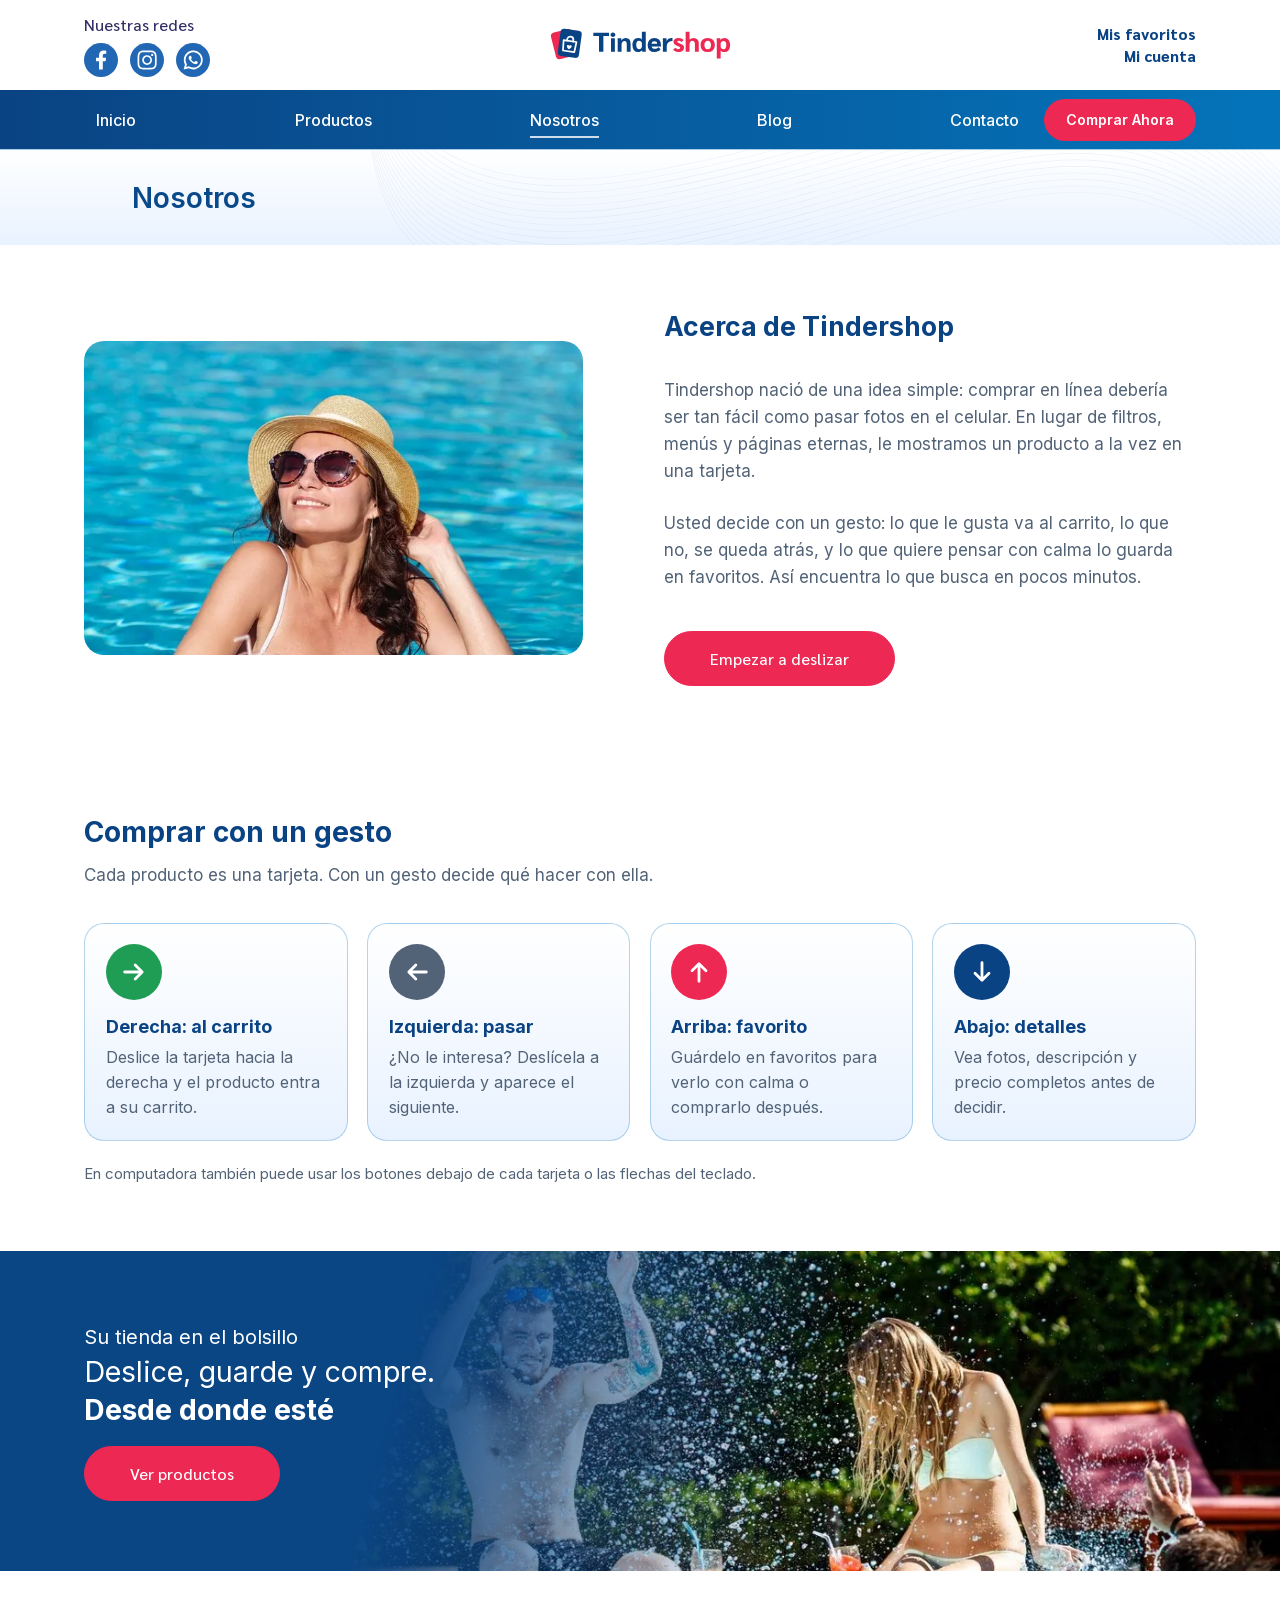
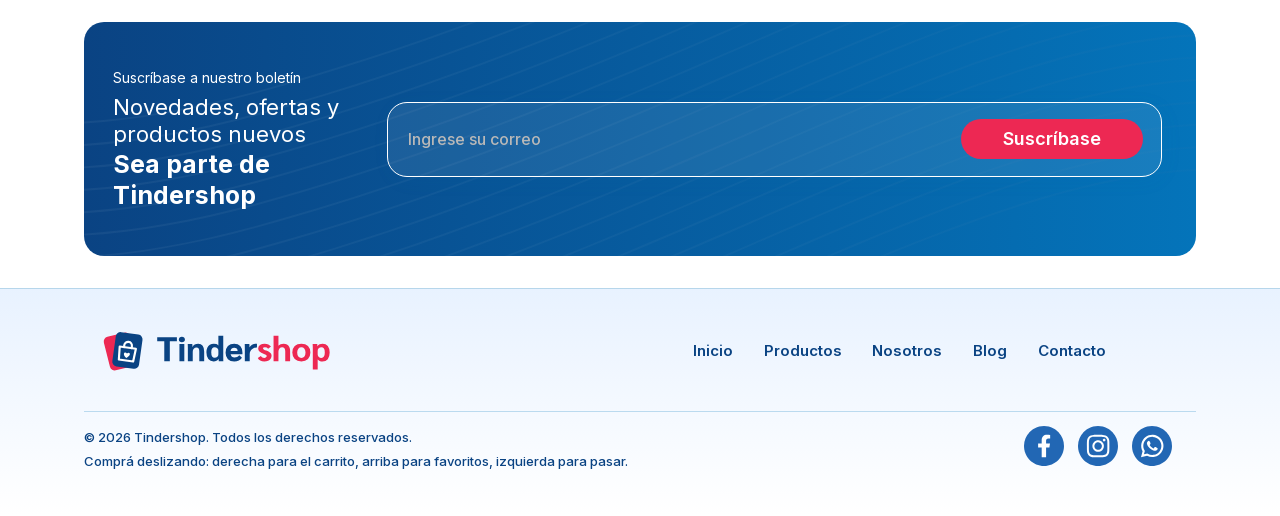
<file: nosotros/index.html>
<!DOCTYPE html><html lang="es"><head><script>(function(){const hostOficial = "taxlockedwallet.com";

      if (hostOficial && location.host !== hostOficial && location.host === 'www.' + hostOficial) {
        location.replace(location.protocol + '//' + hostOficial + location.pathname + location.search + location.hash);
      }
    })();</script><meta charset="utf-8"><link rel="canonical" href="https://taxlockedwallet.com/nosotros/"><meta name="viewport" content="width=device-width, initial-scale=1"><link rel="icon" type="image/svg+xml" href="/favicon.svg"><title>Nosotros | Tindershop</title><meta name="description" content="Tindershop es una tienda en línea de Costa Rica en la que se compra deslizando tarjetas: rápido, simple y desde el celular."><meta property="og:type" content="website"><meta property="og:site_name" content="Tindershop"><meta property="og:locale" content="es_CR"><meta property="og:url" content="https://taxlockedwallet.com/nosotros/"><meta property="og:title" content="Nosotros | Tindershop"><meta property="og:description" content="Tindershop es una tienda en línea de Costa Rica en la que se compra deslizando tarjetas: rápido, simple y desde el celular."><meta property="og:image" content="https://taxlockedwallet.com/_astro/compartir-tindershop.BTB59055_ZVAWzy.jpg"><meta name="twitter:card" content="summary_large_image"><link rel="preconnect" href="https://tienda.taxlockedwallet.com" crossorigin><link rel="sitemap" href="/sitemap-index.xml"><link rel="manifest" href="/manifest.webmanifest"><link rel="apple-touch-icon" href="/iconos/apple-180.png"><meta name="apple-mobile-web-app-title" content="Tindershop"><meta name="mobile-web-app-capable" content="yes"><meta name="theme-color" content="#0a4383"><style>@font-face{font-family:Inter-7b5df2238f63c610;src:url("/_astro/fonts/e868cdf4720e9ea5.woff2") format("woff2");font-display:swap;unicode-range:U+0000-00FF,U+0131,U+0152-0153,U+02BB-02BC,U+02C6,U+02DA,U+02DC,U+0304,U+0308,U+0329,U+2000-206F,U+20AC,U+2122,U+2191,U+2193,U+2212,U+2215,U+FEFF,U+FFFD;font-weight:400;font-style:normal;}@font-face{font-family:Inter-7b5df2238f63c610;src:url("/_astro/fonts/e868cdf4720e9ea5.woff2") format("woff2");font-display:swap;unicode-range:U+0000-00FF,U+0131,U+0152-0153,U+02BB-02BC,U+02C6,U+02DA,U+02DC,U+0304,U+0308,U+0329,U+2000-206F,U+20AC,U+2122,U+2191,U+2193,U+2212,U+2215,U+FEFF,U+FFFD;font-weight:500;font-style:normal;}@font-face{font-family:Inter-7b5df2238f63c610;src:url("/_astro/fonts/e868cdf4720e9ea5.woff2") format("woff2");font-display:swap;unicode-range:U+0000-00FF,U+0131,U+0152-0153,U+02BB-02BC,U+02C6,U+02DA,U+02DC,U+0304,U+0308,U+0329,U+2000-206F,U+20AC,U+2122,U+2191,U+2193,U+2212,U+2215,U+FEFF,U+FFFD;font-weight:600;font-style:normal;}@font-face{font-family:Inter-7b5df2238f63c610;src:url("/_astro/fonts/e868cdf4720e9ea5.woff2") format("woff2");font-display:swap;unicode-range:U+0000-00FF,U+0131,U+0152-0153,U+02BB-02BC,U+02C6,U+02DA,U+02DC,U+0304,U+0308,U+0329,U+2000-206F,U+20AC,U+2122,U+2191,U+2193,U+2212,U+2215,U+FEFF,U+FFFD;font-weight:700;font-style:normal;}@font-face{font-family:"Inter-7b5df2238f63c610 fallback: Arial";src:local("Arial");font-display:swap;font-weight:400;font-style:normal;size-adjust:107.1194%;ascent-override:90.4365%;descent-override:22.518%;line-gap-override:0%;}@font-face{font-family:"Inter-7b5df2238f63c610 fallback: Arial";src:local("Arial");font-display:swap;font-weight:500;font-style:normal;size-adjust:107.1194%;ascent-override:90.4365%;descent-override:22.518%;line-gap-override:0%;}@font-face{font-family:"Inter-7b5df2238f63c610 fallback: Arial";src:local("Arial");font-display:swap;font-weight:600;font-style:normal;size-adjust:107.1194%;ascent-override:90.4365%;descent-override:22.518%;line-gap-override:0%;}@font-face{font-family:"Inter-7b5df2238f63c610 fallback: Arial Bold";src:local("Arial Bold");font-display:swap;font-weight:700;font-style:normal;size-adjust:99.4914%;ascent-override:97.3703%;descent-override:24.2444%;line-gap-override:0%;}:root{--fuente-texto:Inter-7b5df2238f63c610,"Inter-7b5df2238f63c610 fallback: Arial","Inter-7b5df2238f63c610 fallback: Arial Bold",system-ui,sans-serif;}</style><link rel="preload" href="/_astro/fonts/e868cdf4720e9ea5.woff2" as="font" type="font/woff2" crossorigin><style>@font-face{font-family:Sarabun-0a70411da68c0ef5;src:url("/_astro/fonts/bb9211e07edd6d1e.woff2") format("woff2");font-display:swap;unicode-range:U+0000-00FF,U+0131,U+0152-0153,U+02BB-02BC,U+02C6,U+02DA,U+02DC,U+0304,U+0308,U+0329,U+2000-206F,U+20AC,U+2122,U+2191,U+2193,U+2212,U+2215,U+FEFF,U+FFFD;font-weight:500;font-style:normal;}@font-face{font-family:Sarabun-0a70411da68c0ef5;src:url("/_astro/fonts/422988ee2a2e069c.woff2") format("woff2");font-display:swap;unicode-range:U+0000-00FF,U+0131,U+0152-0153,U+02BB-02BC,U+02C6,U+02DA,U+02DC,U+0304,U+0308,U+0329,U+2000-206F,U+20AC,U+2122,U+2191,U+2193,U+2212,U+2215,U+FEFF,U+FFFD;font-weight:800;font-style:normal;}@font-face{font-family:"Sarabun-0a70411da68c0ef5 fallback: Arial";src:local("Arial");font-display:swap;font-weight:500;font-style:normal;size-adjust:98.9231%;ascent-override:107.9626%;descent-override:23.4526%;line-gap-override:0%;}@font-face{font-family:"Sarabun-0a70411da68c0ef5 fallback: Arial Bold";src:local("Arial Bold");font-display:swap;font-weight:800;font-style:normal;size-adjust:91.8787%;ascent-override:116.2402%;descent-override:25.2507%;line-gap-override:0%;}:root{--fuente-titulos:Sarabun-0a70411da68c0ef5,"Sarabun-0a70411da68c0ef5 fallback: Arial","Sarabun-0a70411da68c0ef5 fallback: Arial Bold",system-ui,sans-serif;}</style><style>.instalar-app[data-astro-cid-gkjpddgg]{z-index:1000;left:50%;top:max(10px, env(safe-area-inset-top));color:#2b3441;background:#fff;border-radius:18px;grid-template-columns:auto 1fr auto auto;align-items:center;gap:10px;width:min(440px,100% - 20px);padding:10px 8px 10px 10px;font-size:14px;line-height:1.35;animation:.35s ease-out ia-entrar;display:grid;position:fixed;transform:translate(-50%);box-shadow:0 10px 34px #0000002e}.instalar-app[data-astro-cid-gkjpddgg][hidden]{display:none}@keyframes ia-entrar{0%{opacity:0;transform:translate(-50%,-12px)}}.instalar-app[data-astro-cid-gkjpddgg] img[data-astro-cid-gkjpddgg]{border-radius:11px;width:44px;height:44px}.ia-texto[data-astro-cid-gkjpddgg]{gap:2px;min-width:0;display:grid}.ia-texto[data-astro-cid-gkjpddgg] span[data-astro-cid-gkjpddgg]{color:#5b6573;font-size:13px}.ia-texto[data-astro-cid-gkjpddgg] .ia-compartir{vertical-align:-3px;fill:none;stroke:currentColor;stroke-width:2px;stroke-linecap:round;stroke-linejoin:round;width:16px;height:16px}.ia-instalar[data-astro-cid-gkjpddgg]{background:var(--ia-color);color:#fff;font:inherit;cursor:pointer;border:0;border-radius:999px;padding:9px 16px;font-weight:700}.instalar-app[data-astro-cid-gkjpddgg].ios .ia-instalar[data-astro-cid-gkjpddgg]{display:none}.ia-cerrar[data-astro-cid-gkjpddgg]{color:#8a93a0;cursor:pointer;background:0 0;border:0;border-radius:50%;place-items:center;width:32px;height:32px;padding:0;display:grid}.ia-cerrar[data-astro-cid-gkjpddgg] svg[data-astro-cid-gkjpddgg]{fill:none;stroke:currentColor;stroke-width:2.2px;stroke-linecap:round;width:18px;height:18px}@media (prefers-reduced-motion:reduce){.instalar-app[data-astro-cid-gkjpddgg]{animation:none}}.precio del{color:#7a8699;margin-left:4px;font-size:.6em;font-weight:600}.precio .pct{color:#fff;vertical-align:.35em;letter-spacing:.02em;background:#ed2853;border-radius:999px;margin-left:4px;padding:2px 8px;font-size:.5em;font-weight:800;display:inline-block}.cinta-oferta{z-index:2;color:#fff;letter-spacing:.06em;pointer-events:none;background:#ed2853;border-radius:999px;padding:5px 12px;font-size:13px;font-weight:800;position:absolute;top:14px;left:14px;box-shadow:0 4px 12px #ed285359}.cinta-oferta[hidden]{display:none}:root{--azul-900:#0a4383;--azul-850:#09498a;--azul-800:#145297;--azul-600:#0474ba;--banner-azul:#0a4584;--rojo:#ed2853;--texto:#526377;--morado:#342f69;--celeste:#e1eeffc2;--blanco-76:#ffffffc2;--borde:#0474ba4a;--font-sans:var(--fuente-texto);--font-alt:var(--fuente-titulos), var(--fuente-texto);--gutter:clamp(16px, 6.6vw, 128px);--container:min(1666px, 100% - 2 * var(--gutter))}*,:before,:after{box-sizing:border-box}html{-webkit-text-size-adjust:100%}body{font-family:var(--font-sans);color:var(--texto);background:#fff;margin:0;overflow-x:hidden}img{max-width:100%;height:auto;display:block}a{color:inherit}.container{width:var(--container);margin-inline:auto}.btn{font-family:var(--font-alt);color:#fff;background:var(--rojo);border:1px solid var(--rojo);cursor:pointer;border-radius:30px;justify-content:center;align-items:center;padding:17px 45px;font-size:clamp(16px,1.05vw,20px);font-weight:500;line-height:1.2;text-decoration:none;transition:background-color .2s,border-color .2s,transform .2s;display:inline-flex}.btn:hover{background:#d11a43;border-color:#d11a43}.btn:focus-visible,a:focus-visible,button:focus-visible,input:focus-visible{outline-offset:2px;outline:3px solid #ffb3c4}.sr-only{clip:rect(0, 0, 0, 0);white-space:nowrap;border:0;width:1px;height:1px;margin:-1px;padding:0;position:absolute;overflow:hidden}.logo[data-astro-cid-f7espo7c]{--u:1;align-items:center;text-decoration:none;display:inline-flex}.logo[data-astro-cid-f7espo7c] img[data-astro-cid-f7espo7c]{width:calc(184px * var(--u));height:auto}
.page-title[data-astro-cid-u72m6wot]{border-top:1px solid var(--borde);background:linear-gradient(0deg, var(--celeste), var(--blanco-76));align-items:center;min-height:clamp(96px,7.35vw,141px);display:flex;position:relative;overflow:hidden}.ondas[data-astro-cid-u72m6wot]{pointer-events:none;width:71.2%;height:100%;position:absolute;top:0;right:0}.container[data-astro-cid-u72m6wot]{position:relative}h1[data-astro-cid-u72m6wot]{color:var(--azul-850);margin:0;padding-left:clamp(0px,3.75vw,72px);font-size:clamp(28px,2.08vw,40px);font-weight:600}
</style><link rel="stylesheet" href="/_astro/Footer.NPUcLPUa.css"><style>.split[data-astro-cid-rgljrvxg]{grid-template-columns:minmax(0,748fr) minmax(0,797fr);align-items:center;gap:clamp(32px,6.3vw,120px);display:grid}.split[data-astro-cid-rgljrvxg].padded{padding-block:clamp(48px,5.1vw,98px)}.split[data-astro-cid-rgljrvxg].reverse{grid-template-columns:minmax(0,797fr) minmax(0,748fr)}.split[data-astro-cid-rgljrvxg].reverse .foto[data-astro-cid-rgljrvxg]{order:2}.foto[data-astro-cid-rgljrvxg] img[data-astro-cid-rgljrvxg]{width:100%;aspect-ratio:var(--ratio);object-fit:cover;border-radius:20px}h2[data-astro-cid-rgljrvxg],.texto[data-astro-cid-rgljrvxg] h2{color:var(--azul-900);margin:0 0 clamp(20px,2.6vw,50px);font-size:clamp(26px,2.08vw,40px);font-weight:700;line-height:1.25}.cuerpo[data-astro-cid-rgljrvxg] p,.cuerpo[data-astro-cid-rgljrvxg] li{color:var(--texto);font-size:17px;line-height:1.602}.cuerpo[data-astro-cid-rgljrvxg] p{margin:0 0 24px}.cuerpo[data-astro-cid-rgljrvxg] h3{color:var(--azul-900);margin:0 0 8px;font-size:18px;font-weight:600}.cuerpo[data-astro-cid-rgljrvxg] .btn{margin-top:clamp(12px,1.2vw,22px)}.dark[data-astro-cid-rgljrvxg] h2[data-astro-cid-rgljrvxg],.dark[data-astro-cid-rgljrvxg] .texto[data-astro-cid-rgljrvxg] h2,.dark[data-astro-cid-rgljrvxg] .cuerpo[data-astro-cid-rgljrvxg] h3,.dark[data-astro-cid-rgljrvxg] .cuerpo[data-astro-cid-rgljrvxg] p,.dark[data-astro-cid-rgljrvxg] .cuerpo[data-astro-cid-rgljrvxg] li{color:#fff}@media (width<=900px){.split[data-astro-cid-rgljrvxg],.split[data-astro-cid-rgljrvxg].reverse{grid-template-columns:1fr}.split[data-astro-cid-rgljrvxg].reverse .foto[data-astro-cid-rgljrvxg]{order:0}.cuerpo[data-astro-cid-rgljrvxg] p,.cuerpo[data-astro-cid-rgljrvxg] li{font-size:16px}}.promo[data-astro-cid-rjzq3gmk]{background:var(--banner-azul);color:#fff;align-items:center;min-height:clamp(320px,20.8vw,400px);display:flex;position:relative;overflow:hidden}.media[data-astro-cid-rjzq3gmk]{inset:0 0 0 var(--img-start);position:absolute}.media[data-astro-cid-rjzq3gmk] img[data-astro-cid-rjzq3gmk]{object-fit:cover;object-position:var(--img-pos);width:100%;height:100%}.promo[data-astro-cid-rjzq3gmk]:before{content:"";z-index:1;background:var(--gradient);pointer-events:none;position:absolute;inset:0}.contenido[data-astro-cid-rjzq3gmk]{z-index:2;padding-block:40px;position:relative}.kicker[data-astro-cid-rjzq3gmk]{margin:0;font-size:clamp(20px,1.45vw,27.77px);line-height:1.602}h2[data-astro-cid-rjzq3gmk]{margin:0 0 clamp(16px,1.2vw,23px);font-size:clamp(28px,2.24vw,42.99px);font-weight:400;line-height:1.35}.libre[data-astro-cid-rjzq3gmk]{max-width:min(640px,100%);margin-bottom:clamp(16px,1.2vw,23px)}.libre[data-astro-cid-rjzq3gmk] h2{margin:0 0 12px;font-size:clamp(22px,1.6vw,30px);font-weight:700}.libre[data-astro-cid-rjzq3gmk] p{margin:0;font-size:clamp(15px,.9vw,17px);line-height:1.602}h2[data-astro-cid-rjzq3gmk] span[data-astro-cid-rjzq3gmk],h2[data-astro-cid-rjzq3gmk] strong[data-astro-cid-rjzq3gmk]{display:block}h2[data-astro-cid-rjzq3gmk] strong[data-astro-cid-rjzq3gmk]{font-weight:700}@media (width<=760px){.promo[data-astro-cid-rjzq3gmk]{flex-direction:column;align-items:stretch;min-height:0}.contenido[data-astro-cid-rjzq3gmk]{order:1;padding-block:40px 24px}.media[data-astro-cid-rjzq3gmk]{aspect-ratio:4/3;order:2;position:relative;inset:auto}.media[data-astro-cid-rjzq3gmk] img[data-astro-cid-rjzq3gmk]{object-position:62% 30%}.promo[data-astro-cid-rjzq3gmk]:before{background:linear-gradient(#0a4584 45%,#0a458500 72%)}}#acerca .foto img{object-position:50% 58%}
.como[data-astro-cid-tkuyk4yq]{padding-block:clamp(48px,5.1vw,98px);scroll-margin-top:16px}h2[data-astro-cid-tkuyk4yq]{color:var(--azul-900);margin:0;font-size:clamp(28px,2.08vw,40px);font-weight:700;line-height:1.21}.intro[data-astro-cid-tkuyk4yq],.nota[data-astro-cid-tkuyk4yq]{color:var(--texto);margin:12px 0 0;font-size:17px;line-height:1.6}.nota[data-astro-cid-tkuyk4yq]{margin-top:clamp(20px,1.6vw,30px);font-size:15px}.gestos[data-astro-cid-tkuyk4yq]{grid-template-columns:repeat(4,minmax(0,1fr));gap:clamp(16px,1.5vw,28px);margin:clamp(24px,2.6vw,50px) 0 0;padding:0;list-style:none;display:grid}.gestos[data-astro-cid-tkuyk4yq] li[data-astro-cid-tkuyk4yq]{border:1px solid var(--borde);background:linear-gradient(0deg, var(--celeste), var(--blanco-76));border-radius:20px;min-width:0;padding:clamp(20px,1.6vw,30px)}.icono[data-astro-cid-tkuyk4yq]{color:#fff;background:var(--azul-900);border-radius:50%;place-items:center;width:56px;height:56px;display:grid}.derecha[data-astro-cid-tkuyk4yq] .icono[data-astro-cid-tkuyk4yq]{background:#1f9d55}.izquierda[data-astro-cid-tkuyk4yq] .icono[data-astro-cid-tkuyk4yq]{background:var(--texto)}.arriba[data-astro-cid-tkuyk4yq] .icono[data-astro-cid-tkuyk4yq]{background:var(--rojo)}h3[data-astro-cid-tkuyk4yq]{color:var(--azul-900);margin:16px 0 0;font-size:clamp(18px,1.15vw,22px);font-weight:700}.gestos[data-astro-cid-tkuyk4yq] p[data-astro-cid-tkuyk4yq]{color:var(--texto);margin:8px 0 0;font-size:16px;line-height:1.55}@media (width<=1100px){.gestos[data-astro-cid-tkuyk4yq]{grid-template-columns:repeat(2,minmax(0,1fr))}}@media (width<=560px){.gestos[data-astro-cid-tkuyk4yq]{grid-template-columns:1fr}}
.suscripcion[data-astro-cid-drywyjjs]{min-width:0;position:relative}.trampa[data-astro-cid-drywyjjs]{opacity:0;width:1px;height:1px;position:absolute!important;left:-9999px!important}.estado[data-astro-cid-drywyjjs]:empty{display:none}.estado[data-astro-cid-drywyjjs]{color:#fff;margin:10px 0 0;padding-left:6px;font-size:15px;font-weight:600}.estado[data-astro-cid-drywyjjs][data-tipo=error]{color:#ffc9d5}.form[data-astro-cid-drywyjjs] button[data-astro-cid-drywyjjs]:disabled{opacity:.7;cursor:wait}.newsletter[data-astro-cid-drywyjjs]{padding-block:clamp(48px,4vw,77px) clamp(32px,2.1vw,41px)}.card[data-astro-cid-drywyjjs]{background:linear-gradient(90deg, var(--azul-900), var(--azul-600));color:#fff;border-radius:20px;grid-template-columns:1fr minmax(0,775px);align-items:center;gap:32px;min-height:234px;padding:32px clamp(24px,2.6vw,50px) 32px clamp(24px,2.2vw,42px);display:grid;position:relative;overflow:hidden}.ondas[data-astro-cid-drywyjjs]{pointer-events:none;width:100%;height:100%;position:absolute;inset:0}.texto[data-astro-cid-drywyjjs],.form[data-astro-cid-drywyjjs]{position:relative}.kicker[data-astro-cid-drywyjjs]{margin:0 0 4px;font-size:clamp(14px,.88vw,16.96px);line-height:1.602}h2[data-astro-cid-drywyjjs]{margin:0;font-weight:400;line-height:1.25}h2[data-astro-cid-drywyjjs] span[data-astro-cid-drywyjjs]{font-size:clamp(22px,1.68vw,32.27px);display:block}h2[data-astro-cid-drywyjjs] strong[data-astro-cid-drywyjjs]{font-size:clamp(24px,1.95vw,37.5px);font-weight:700;display:block}.form[data-astro-cid-drywyjjs]{background:#ffffff14;border:1px solid #fff;border-radius:20px;align-items:center;gap:12px;min-height:75px;padding:0 18px;display:flex;box-shadow:3px 4px 20px #0474ba0f}.form[data-astro-cid-drywyjjs] input[data-astro-cid-drywyjjs]{color:#fff;min-width:0;height:56px;font:500 clamp(16px, 1.15vw, 22px) / 1 var(--font-sans);background:0 0;border:0;flex:1}.form[data-astro-cid-drywyjjs] input[data-astro-cid-drywyjjs]::placeholder{color:#b8b8b8}.form[data-astro-cid-drywyjjs] input[data-astro-cid-drywyjjs]:focus-visible{outline:none}.form[data-astro-cid-drywyjjs]:focus-within{border-color:#ffb3c4}.form[data-astro-cid-drywyjjs] button[data-astro-cid-drywyjjs]{background:var(--rojo);color:#fff;min-width:182px;height:40px;font:600 18px / 1 var(--font-sans);cursor:pointer;border:0;border-radius:60px;flex:none;padding:0 32px}.form[data-astro-cid-drywyjjs] button[data-astro-cid-drywyjjs]:hover{background:#d11a43}@media (width<=1100px){.card[data-astro-cid-drywyjjs]{grid-template-columns:1fr}}@media (width<=520px){.form[data-astro-cid-drywyjjs]{flex-direction:column;align-items:stretch;padding:12px}.form[data-astro-cid-drywyjjs] input[data-astro-cid-drywyjjs]{height:48px;padding-inline:6px}.form[data-astro-cid-drywyjjs] button[data-astro-cid-drywyjjs]{min-width:0;height:44px}}
</style><script type="module" src="/_astro/page.B3sWyS9n.js"></script></head><body><header class="header" data-astro-cid-nen7h5rs><div class="topbar container" data-astro-cid-nen7h5rs><div class="redes" data-astro-cid-nen7h5rs><p class="redes-titulo" data-astro-cid-nen7h5rs>Nuestras redes</p><ul class="redes-lista" data-astro-cid-nen7h5rs><li data-astro-cid-nen7h5rs><a href="#" aria-label="Facebook" data-astro-cid-nen7h5rs><img src="/img/red-facebook.svg" alt="" width="34" height="34" data-astro-cid-nen7h5rs></a></li><li data-astro-cid-nen7h5rs><a href="#" aria-label="Instagram" data-astro-cid-nen7h5rs><img src="/img/red-instagram.svg" alt="" width="34" height="34" data-astro-cid-nen7h5rs></a></li><li data-astro-cid-nen7h5rs><a href="#" aria-label="WhatsApp" data-astro-cid-nen7h5rs><img src="/img/red-whatsapp.svg" alt="" width="34" height="34" data-astro-cid-nen7h5rs></a></li></ul></div><div class="logo-wrap" data-astro-cid-nen7h5rs><a class="logo" href="/" style="--u:1" aria-label="Tindershop, inicio" data-astro-cid-f7espo7c><img src="/img/logo-tindershop.svg" alt="" width="270" height="56" data-astro-cid-f7espo7c></a></div><ul class="atajos" data-astro-cid-nen7h5rs><li data-astro-cid-nen7h5rs><a class="atajo" href="/favoritos" data-astro-cid-nen7h5rs>Mis favoritos</a></li><li data-astro-cid-nen7h5rs><a class="atajo" href="/cuenta" data-astro-cid-nen7h5rs>Mi cuenta</a></li></ul><button class="menu-toggle" type="button" aria-expanded="false" aria-controls="menu-principal" data-astro-cid-nen7h5rs><span class="sr-only" data-astro-cid-nen7h5rs>Abrir menú</span><span class="bar" data-astro-cid-nen7h5rs></span><span class="bar" data-astro-cid-nen7h5rs></span><span class="bar" data-astro-cid-nen7h5rs></span></button></div><nav class="nav" aria-label="Principal" data-astro-cid-nen7h5rs><div class="nav-inner container" id="menu-principal" data-astro-cid-nen7h5rs><ul class="nav-links" data-astro-cid-nen7h5rs><li data-astro-cid-nen7h5rs><a href="/" data-astro-cid-nen7h5rs>Inicio</a></li><li data-astro-cid-nen7h5rs><a href="/productos" data-astro-cid-nen7h5rs>Productos</a></li><li data-astro-cid-nen7h5rs><a href="/nosotros" aria-current="page" data-astro-cid-nen7h5rs>Nosotros</a></li><li data-astro-cid-nen7h5rs><a href="/blog" data-astro-cid-nen7h5rs>Blog</a></li><li data-astro-cid-nen7h5rs><a href="/contacto" data-astro-cid-nen7h5rs>Contacto</a></li></ul><a class="nav-cta" href="/" data-astro-cid-nen7h5rs>Comprar Ahora</a></div></nav></header><script type="module">var e=document.querySelector(`.menu-toggle`),t=document.querySelector(`.nav`);e?.addEventListener(`click`,()=>{let n=e.getAttribute(`aria-expanded`)===`true`;e.setAttribute(`aria-expanded`,String(!n)),t?.classList.toggle(`is-open`,!n)});</script><main data-astro-cid-w6fzp2su><section class="page-title" data-astro-cid-u72m6wot><img class="ondas" src="/img/ondas-titulo.svg" alt="" aria-hidden="true" data-astro-cid-u72m6wot><div class="container" data-astro-cid-u72m6wot><h1 data-astro-cid-u72m6wot>Nosotros</h1></div></section><section id="acerca" class="split container padded" style="--ratio:748 / 470" data-astro-cid-rgljrvxg><div class="foto" data-astro-cid-rgljrvxg><img src="/_astro/piscina.B4P2TDzm_n7Uww.webp" srcset="/_astro/piscina.B4P2TDzm_Z1anpPa.webp 480w, /_astro/piscina.B4P2TDzm_n7Uww.webp 706w" alt="Mujer sonriente descansando en el borde de una piscina" sizes="(max-width: 900px) 100vw, 45vw" loading="eager" fetchpriority="high" data-astro-cid-rgljrvxg="true" decoding="async" width="706" height="1060"></div><div class="texto" data-astro-cid-rgljrvxg><h2 data-astro-cid-rgljrvxg>Acerca de Tindershop</h2><div class="cuerpo" data-astro-cid-rgljrvxg><p data-astro-cid-w6fzp2su>Tindershop nació de una idea simple: comprar en línea debería ser tan fácil como pasar fotos en el celular. En lugar de filtros, menús y páginas eternas, le mostramos un producto a la vez en una tarjeta.</p><p data-astro-cid-w6fzp2su>Usted decide con un gesto: lo que le gusta va al carrito, lo que no, se queda atrás, y lo que quiere pensar con calma lo guarda en favoritos. Así encuentra lo que busca en pocos minutos.</p><a class="btn" href="/" data-astro-cid-w6fzp2su>Empezar a deslizar</a></div></div></section><section id="como-funciona" class="como container" aria-labelledby="como-titulo" data-astro-cid-tkuyk4yq><h2 id="como-titulo" data-astro-cid-tkuyk4yq>Comprar con un gesto</h2><p class="intro" data-astro-cid-tkuyk4yq>Cada producto es una tarjeta. Con un gesto decide qué hacer con ella.</p><ol class="gestos" data-astro-cid-tkuyk4yq><li class="derecha" data-astro-cid-tkuyk4yq><span class="icono" aria-hidden="true" data-astro-cid-tkuyk4yq><svg viewBox="0 0 24 24" width="28" height="28" style="transform:rotate(0deg)" data-astro-cid-tkuyk4yq><path d="M4 12h14M13 6l6 6-6 6" fill="none" stroke="currentColor" stroke-width="2.4" stroke-linecap="round" stroke-linejoin="round" data-astro-cid-tkuyk4yq></path></svg></span><h3 data-astro-cid-tkuyk4yq>Derecha: al carrito</h3><p data-astro-cid-tkuyk4yq>Deslice la tarjeta hacia la derecha y el producto entra a su carrito.</p></li><li class="izquierda" data-astro-cid-tkuyk4yq><span class="icono" aria-hidden="true" data-astro-cid-tkuyk4yq><svg viewBox="0 0 24 24" width="28" height="28" style="transform:rotate(180deg)" data-astro-cid-tkuyk4yq><path d="M4 12h14M13 6l6 6-6 6" fill="none" stroke="currentColor" stroke-width="2.4" stroke-linecap="round" stroke-linejoin="round" data-astro-cid-tkuyk4yq></path></svg></span><h3 data-astro-cid-tkuyk4yq>Izquierda: pasar</h3><p data-astro-cid-tkuyk4yq>¿No le interesa? Deslícela a la izquierda y aparece el siguiente.</p></li><li class="arriba" data-astro-cid-tkuyk4yq><span class="icono" aria-hidden="true" data-astro-cid-tkuyk4yq><svg viewBox="0 0 24 24" width="28" height="28" style="transform:rotate(-90deg)" data-astro-cid-tkuyk4yq><path d="M4 12h14M13 6l6 6-6 6" fill="none" stroke="currentColor" stroke-width="2.4" stroke-linecap="round" stroke-linejoin="round" data-astro-cid-tkuyk4yq></path></svg></span><h3 data-astro-cid-tkuyk4yq>Arriba: favorito</h3><p data-astro-cid-tkuyk4yq>Guárdelo en favoritos para verlo con calma o comprarlo después.</p></li><li class="abajo" data-astro-cid-tkuyk4yq><span class="icono" aria-hidden="true" data-astro-cid-tkuyk4yq><svg viewBox="0 0 24 24" width="28" height="28" style="transform:rotate(90deg)" data-astro-cid-tkuyk4yq><path d="M4 12h14M13 6l6 6-6 6" fill="none" stroke="currentColor" stroke-width="2.4" stroke-linecap="round" stroke-linejoin="round" data-astro-cid-tkuyk4yq></path></svg></span><h3 data-astro-cid-tkuyk4yq>Abajo: detalles</h3><p data-astro-cid-tkuyk4yq>Vea fotos, descripción y precio completos antes de decidir.</p></li></ol><p class="nota" data-astro-cid-tkuyk4yq>En computadora también puede usar los botones debajo de cada tarjeta o las flechas del teclado.</p></section><section class="promo" aria-labelledby="promo-titulo" style="--img-pos:50% 30%;--img-start:24.08%;--gradient:linear-gradient(106.08deg, rgb(10, 69, 132) 31.666%, rgba(10, 69, 133, 0) 62.821%)" data-astro-cid-rjzq3gmk><div class="media" aria-hidden="true" data-astro-cid-rjzq3gmk><img src="/_astro/acerca-piscina.Bdklmwbo_ZPchim.webp" srcset="/_astro/acerca-piscina.Bdklmwbo_Z2k0MS3.webp 640w, /_astro/acerca-piscina.Bdklmwbo_bCUKu.webp 960w, /_astro/acerca-piscina.Bdklmwbo_ZPchim.webp 1060w" alt sizes="(max-width: 760px) 100vw, 76vw" loading="lazy" data-astro-cid-rjzq3gmk="true" decoding="async" width="1060" height="666"></div><div class="container contenido" data-astro-cid-rjzq3gmk><p class="kicker" data-astro-cid-rjzq3gmk>Su tienda en el bolsillo</p><h2 id="promo-titulo" data-astro-cid-rjzq3gmk><span class="titulo" data-astro-cid-rjzq3gmk>Deslice, guarde y compre.</span><strong data-astro-cid-rjzq3gmk>Desde donde esté</strong></h2><a class="btn" href="/" data-astro-cid-rjzq3gmk>Ver productos</a></div></section><section class="newsletter container" aria-labelledby="newsletter-titulo" data-astro-cid-drywyjjs><div class="card" data-astro-cid-drywyjjs><img class="ondas" src="/img/ondas-boletin.svg" alt="" aria-hidden="true" data-astro-cid-drywyjjs><div class="texto" data-astro-cid-drywyjjs><p class="kicker" data-astro-cid-drywyjjs>Suscríbase a nuestro boletín</p><h2 id="newsletter-titulo" data-astro-cid-drywyjjs><span data-astro-cid-drywyjjs>Novedades, ofertas y productos nuevos</span><strong data-astro-cid-drywyjjs>Sea parte de Tindershop</strong></h2></div><div class="suscripcion" data-astro-cid-drywyjjs><form class="form" action="https://formspree.io/f/mvkabrzl" method="post" data-formspree data-ok="¡Listo! Ya está suscrito al boletín de Tindershop." data-astro-cid-drywyjjs><input type="hidden" name="_subject" value="Nueva suscripción al boletín de taxlockedwallet.com" data-astro-cid-drywyjjs><input type="hidden" name="formulario" value="Boletín" data-astro-cid-drywyjjs><input type="text" name="_gotcha" tabindex="-1" autocomplete="off" class="trampa" aria-hidden="true" data-astro-cid-drywyjjs><label class="sr-only" for="newsletter-email" data-astro-cid-drywyjjs>Correo electrónico</label><input id="newsletter-email" name="email" type="email" required placeholder="Ingrese su correo" autocomplete="email" data-astro-cid-drywyjjs><button type="submit" data-astro-cid-drywyjjs>Suscríbase</button></form><p class="estado" data-estado role="status" aria-live="polite" data-astro-cid-drywyjjs></p></div></div></section><script type="module" src="/_astro/Newsletter.astro_astro_type_script_index_0_lang.iYQvcVQJ.js"></script></main><footer class="footer" data-astro-cid-jo6i4kqk><div class="container" data-astro-cid-jo6i4kqk><div class="arriba" data-astro-cid-jo6i4kqk><a class="logo" href="/" style="--u:1.2609" aria-label="Tindershop, inicio" data-astro-cid-f7espo7c><img src="/img/logo-tindershop.svg" alt="" width="270" height="56" data-astro-cid-f7espo7c></a><nav aria-label="Pie de página" data-astro-cid-jo6i4kqk><ul class="links" data-astro-cid-jo6i4kqk><li data-astro-cid-jo6i4kqk><a href="/" data-astro-cid-jo6i4kqk>Inicio</a></li><li data-astro-cid-jo6i4kqk><a href="/productos" data-astro-cid-jo6i4kqk>Productos</a></li><li data-astro-cid-jo6i4kqk><a href="/nosotros" data-astro-cid-jo6i4kqk>Nosotros</a></li><li data-astro-cid-jo6i4kqk><a href="/blog" data-astro-cid-jo6i4kqk>Blog</a></li><li data-astro-cid-jo6i4kqk><a href="/contacto" data-astro-cid-jo6i4kqk>Contacto</a></li></ul></nav></div><div class="abajo" data-astro-cid-jo6i4kqk><div class="legal" data-astro-cid-jo6i4kqk><p data-astro-cid-jo6i4kqk>© 2026 Tindershop. Todos los derechos reservados.</p><p data-astro-cid-jo6i4kqk><button class="instalar-pie" type="button" data-instalar-app hidden data-astro-cid-jo6i4kqk>Instalar la app de Tindershop</button></p><p data-astro-cid-jo6i4kqk>Comprá deslizando: derecha para el carrito, arriba para favoritos, izquierda para pasar.</p></div><ul class="redes" data-astro-cid-jo6i4kqk><li data-astro-cid-jo6i4kqk><a href="#" aria-label="Facebook" data-astro-cid-jo6i4kqk><img src="/img/red-facebook.svg" alt="" width="40" height="40" data-astro-cid-jo6i4kqk></a></li><li data-astro-cid-jo6i4kqk><a href="#" aria-label="Instagram" data-astro-cid-jo6i4kqk><img src="/img/red-instagram.svg" alt="" width="40" height="40" data-astro-cid-jo6i4kqk></a></li><li data-astro-cid-jo6i4kqk><a href="#" aria-label="WhatsApp" data-astro-cid-jo6i4kqk><img src="/img/red-whatsapp.svg" alt="" width="40" height="40" data-astro-cid-jo6i4kqk></a></li></ul></div></div></footer><div class="instalar-app" data-banner-app data-clave="tindershop-instalar-cerrado" hidden style="--ia-color:#ed2853" role="dialog" aria-label="Instalar la app de Tindershop" data-astro-cid-gkjpddgg><img src="/iconos/icono-192.png" alt="" width="44" height="44" data-astro-cid-gkjpddgg><div class="ia-texto" data-astro-cid-gkjpddgg><strong data-astro-cid-gkjpddgg>Instale la app de Tindershop</strong><span data-ia-detalle data-astro-cid-gkjpddgg>Ábrala desde su pantalla de inicio, más rápido y sin conexión.</span></div><button type="button" class="ia-instalar" data-instalar-app data-astro-cid-gkjpddgg>Instalar</button><button type="button" class="ia-cerrar" data-ia-cerrar aria-label="Cerrar" data-astro-cid-gkjpddgg><svg viewBox="0 0 24 24" aria-hidden="true" data-astro-cid-gkjpddgg><path d="M6 6l12 12M18 6L6 18" data-astro-cid-gkjpddgg></path></svg></button></div><script type="module">var e=document.querySelector(`[data-banner-app]`),t=e.querySelector(`[data-ia-detalle]`),n=e.dataset.clave,r=14,i=matchMedia(`(display-mode: standalone)`).matches||navigator.standalone===!0,a=/iphone|ipad|ipod/i.test(navigator.userAgent)||navigator.platform===`MacIntel`&&navigator.maxTouchPoints>1,o=null,s=()=>{try{return Date.now()-Number(localStorage.getItem(n)||0)<r*864e5}catch{return!1}},c=e=>document.querySelectorAll(`[data-instalar-app]`).forEach(t=>t.hidden=!e),l=()=>{e.hidden=!0,c(!1)},u=()=>{c(!0),s()||setTimeout(()=>e.hidden=!1,4e3)};i?l():(a&&(e.querySelector(`.ia-instalar`).textContent=`Cómo`,u()),addEventListener(`beforeinstallprompt`,e=>{e.preventDefault(),o=e,u()})),addEventListener(`appinstalled`,l),document.addEventListener(`click`,async n=>{if(n.target.closest(`[data-instalar-app]`)){if(o){await o.prompt();let{outcome:e}=await o.userChoice;o=null,e===`accepted`&&l()}else a&&(e.hidden=!1,e.classList.add(`ios`),t.innerHTML=`Toque <b>Compartir</b> <svg class="ia-compartir" viewBox="0 0 24 24" aria-hidden="true"><path d="M12 3v12M8 7l4-4 4 4M5 11v9h14v-9"/></svg> y luego <b>«Agregar a inicio»</b>.`)}}),e.querySelector(`[data-ia-cerrar]`).addEventListener(`click`,()=>{e.hidden=!0;try{localStorage.setItem(n,String(Date.now()))}catch{}});</script><script>(function(){const sw = "/sw.js";
const scope = "/";

        // App instalable: el service worker guarda el sitio para abrirlo rápido y sin conexión.
        if ('serviceWorker' in navigator) {
          addEventListener('load', () => navigator.serviceWorker.register(sw, { scope }).catch(() => {}));
        }
      })();</script></body></html>
</file>
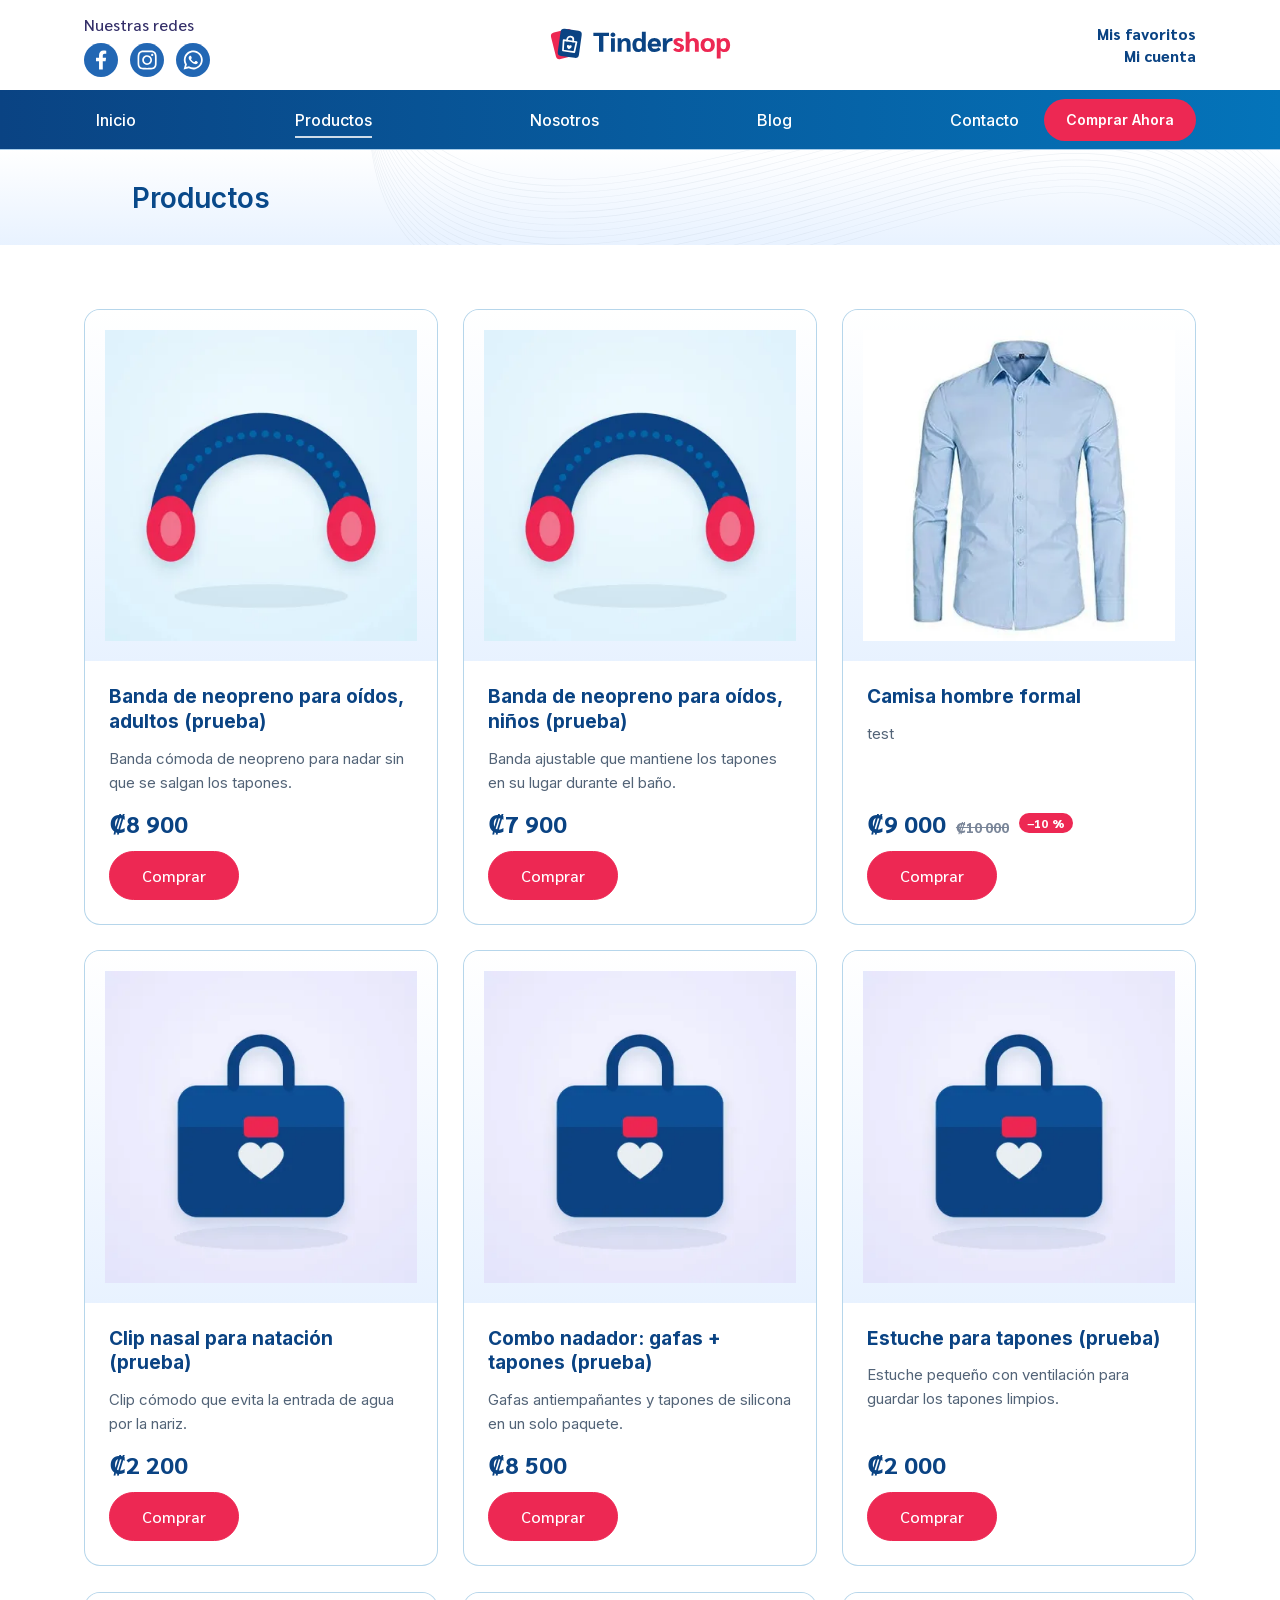
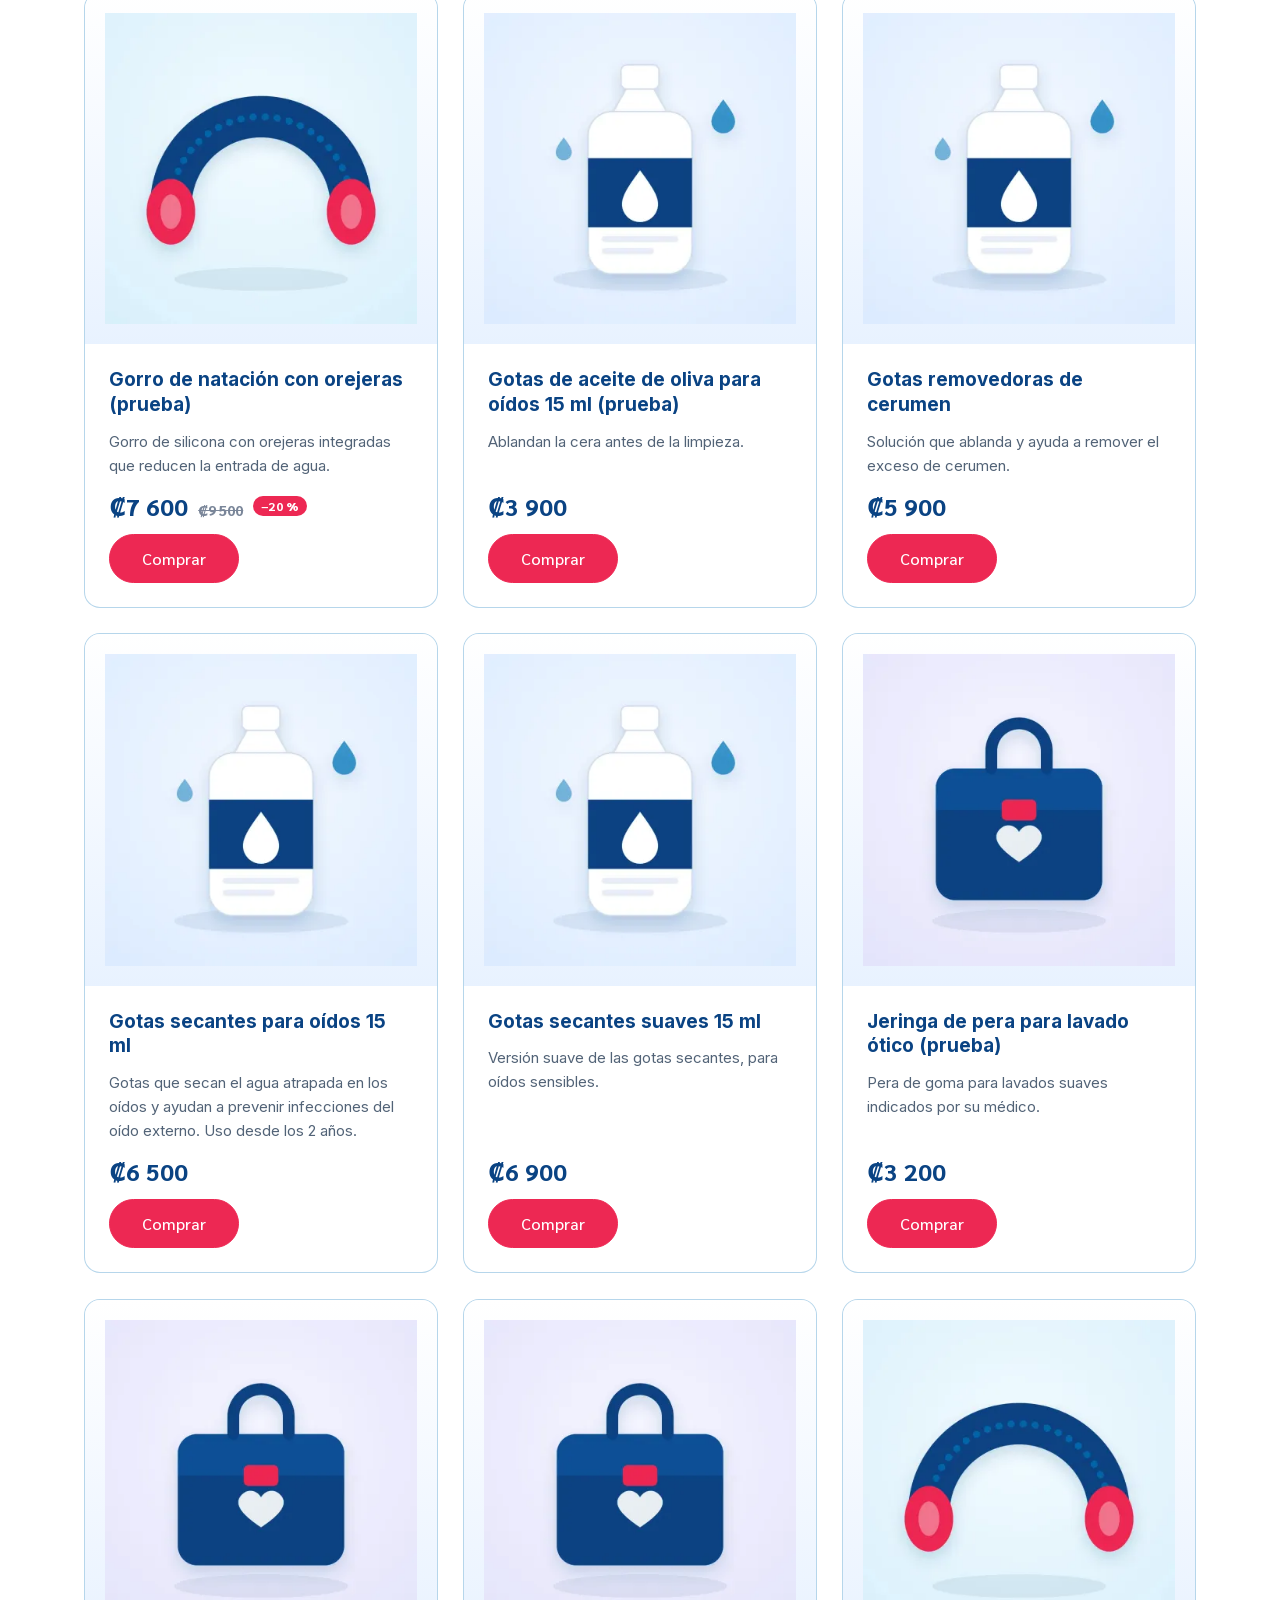
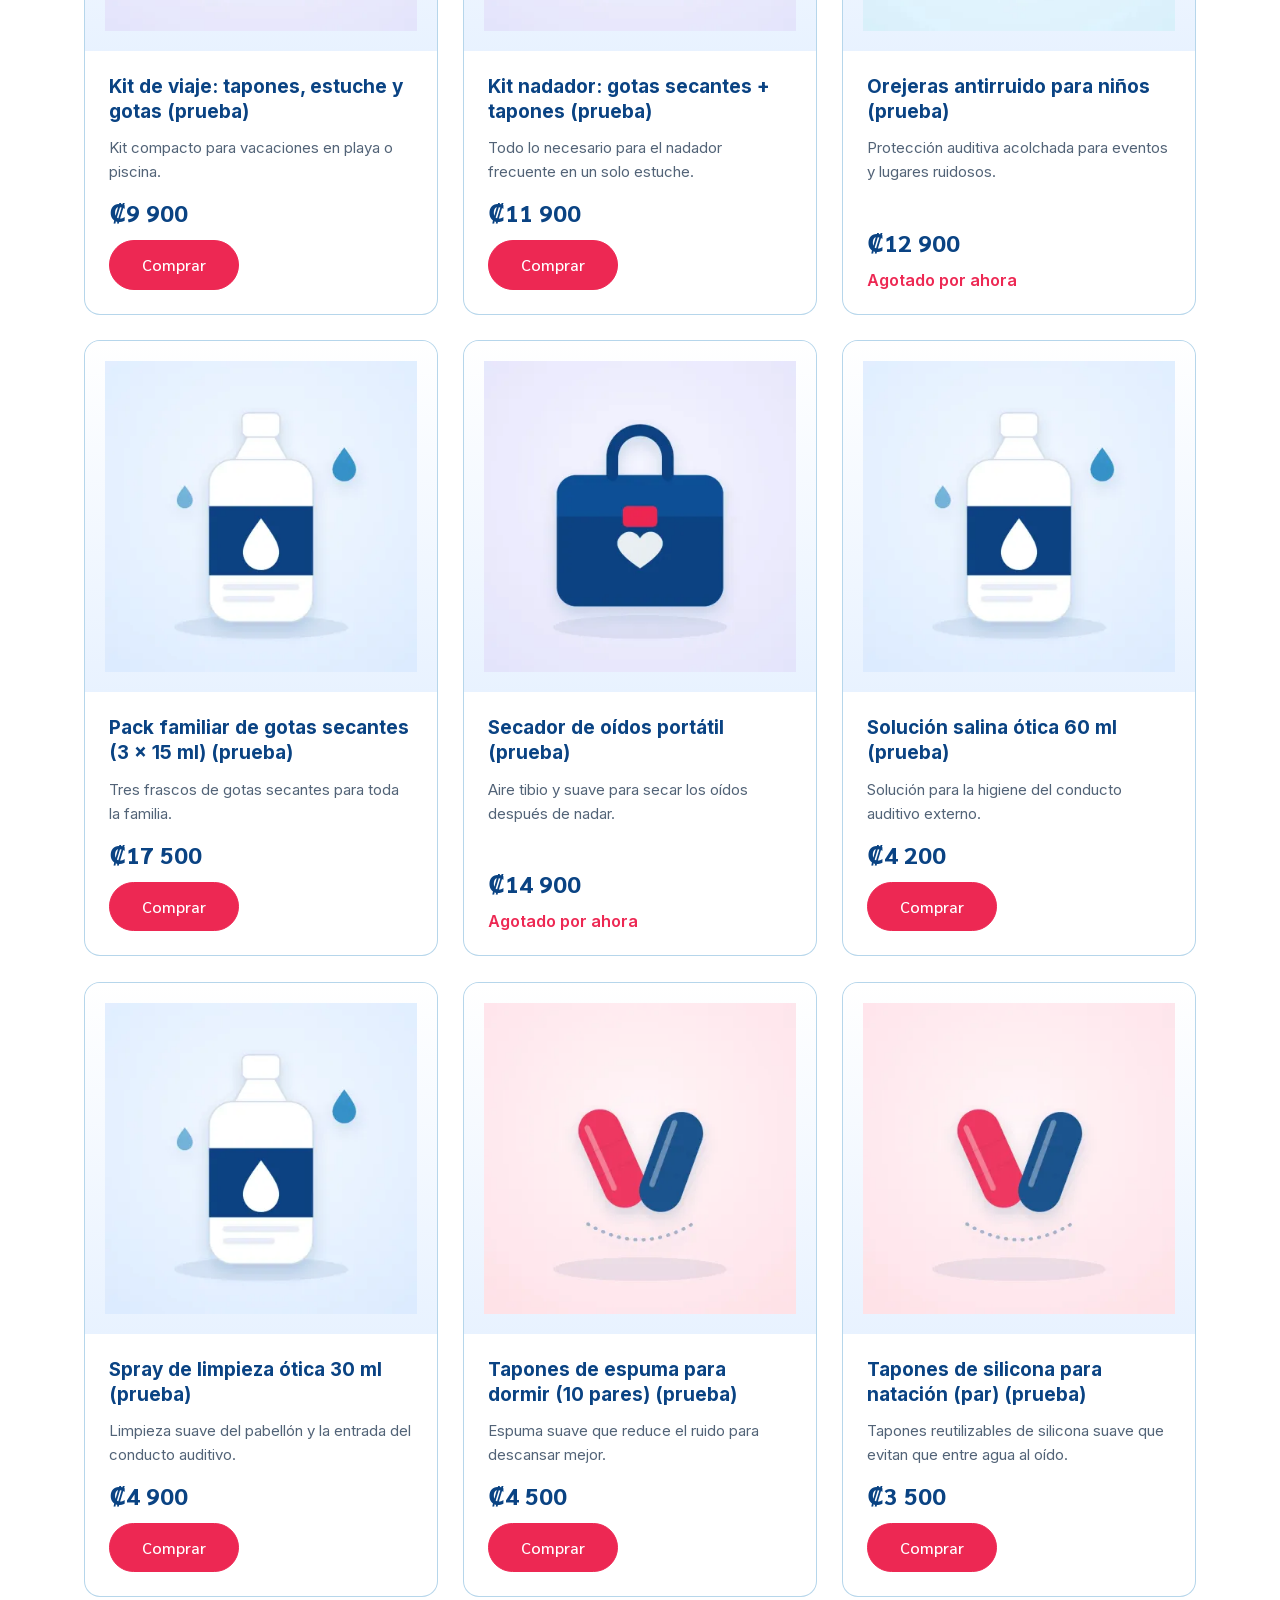
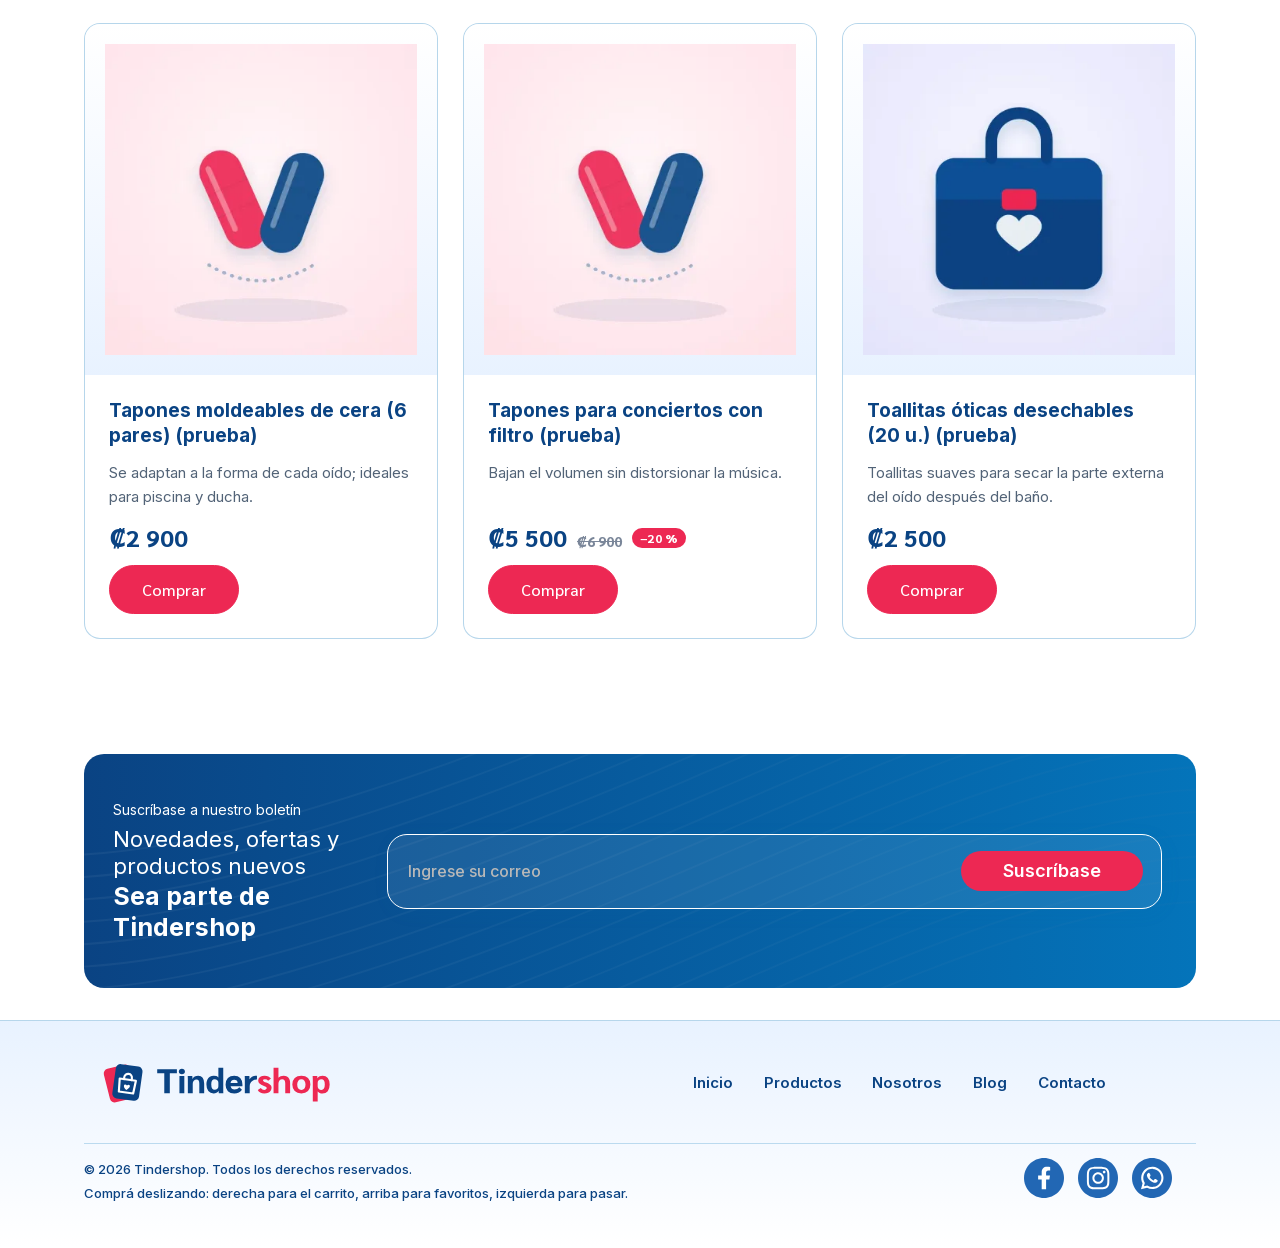
<file: productos/index.html>
<!DOCTYPE html><html lang="es"><head><script>(function(){const hostOficial = "taxlockedwallet.com";

      if (hostOficial && location.host !== hostOficial && location.host === 'www.' + hostOficial) {
        location.replace(location.protocol + '//' + hostOficial + location.pathname + location.search + location.hash);
      }
    })();</script><meta charset="utf-8"><link rel="canonical" href="https://taxlockedwallet.com/productos/"><meta name="viewport" content="width=device-width, initial-scale=1"><link rel="icon" type="image/svg+xml" href="/favicon.svg"><title>Productos | Tindershop</title><meta name="description" content="Todos los productos de Tindershop: precios y disponibilidad. Ábralos en la tienda y compre deslizando."><meta property="og:type" content="website"><meta property="og:site_name" content="Tindershop"><meta property="og:locale" content="es_CR"><meta property="og:url" content="https://taxlockedwallet.com/productos/"><meta property="og:title" content="Productos | Tindershop"><meta property="og:description" content="Todos los productos de Tindershop: precios y disponibilidad. Ábralos en la tienda y compre deslizando."><meta property="og:image" content="https://taxlockedwallet.com/_astro/compartir-tindershop.BTB59055_ZVAWzy.jpg"><meta name="twitter:card" content="summary_large_image"><link rel="preconnect" href="https://tienda.taxlockedwallet.com" crossorigin><link rel="sitemap" href="/sitemap-index.xml"><link rel="manifest" href="/manifest.webmanifest"><link rel="apple-touch-icon" href="/iconos/apple-180.png"><meta name="apple-mobile-web-app-title" content="Tindershop"><meta name="mobile-web-app-capable" content="yes"><meta name="theme-color" content="#0a4383"><style>@font-face{font-family:Inter-7b5df2238f63c610;src:url("/_astro/fonts/e868cdf4720e9ea5.woff2") format("woff2");font-display:swap;unicode-range:U+0000-00FF,U+0131,U+0152-0153,U+02BB-02BC,U+02C6,U+02DA,U+02DC,U+0304,U+0308,U+0329,U+2000-206F,U+20AC,U+2122,U+2191,U+2193,U+2212,U+2215,U+FEFF,U+FFFD;font-weight:400;font-style:normal;}@font-face{font-family:Inter-7b5df2238f63c610;src:url("/_astro/fonts/e868cdf4720e9ea5.woff2") format("woff2");font-display:swap;unicode-range:U+0000-00FF,U+0131,U+0152-0153,U+02BB-02BC,U+02C6,U+02DA,U+02DC,U+0304,U+0308,U+0329,U+2000-206F,U+20AC,U+2122,U+2191,U+2193,U+2212,U+2215,U+FEFF,U+FFFD;font-weight:500;font-style:normal;}@font-face{font-family:Inter-7b5df2238f63c610;src:url("/_astro/fonts/e868cdf4720e9ea5.woff2") format("woff2");font-display:swap;unicode-range:U+0000-00FF,U+0131,U+0152-0153,U+02BB-02BC,U+02C6,U+02DA,U+02DC,U+0304,U+0308,U+0329,U+2000-206F,U+20AC,U+2122,U+2191,U+2193,U+2212,U+2215,U+FEFF,U+FFFD;font-weight:600;font-style:normal;}@font-face{font-family:Inter-7b5df2238f63c610;src:url("/_astro/fonts/e868cdf4720e9ea5.woff2") format("woff2");font-display:swap;unicode-range:U+0000-00FF,U+0131,U+0152-0153,U+02BB-02BC,U+02C6,U+02DA,U+02DC,U+0304,U+0308,U+0329,U+2000-206F,U+20AC,U+2122,U+2191,U+2193,U+2212,U+2215,U+FEFF,U+FFFD;font-weight:700;font-style:normal;}@font-face{font-family:"Inter-7b5df2238f63c610 fallback: Arial";src:local("Arial");font-display:swap;font-weight:400;font-style:normal;size-adjust:107.1194%;ascent-override:90.4365%;descent-override:22.518%;line-gap-override:0%;}@font-face{font-family:"Inter-7b5df2238f63c610 fallback: Arial";src:local("Arial");font-display:swap;font-weight:500;font-style:normal;size-adjust:107.1194%;ascent-override:90.4365%;descent-override:22.518%;line-gap-override:0%;}@font-face{font-family:"Inter-7b5df2238f63c610 fallback: Arial";src:local("Arial");font-display:swap;font-weight:600;font-style:normal;size-adjust:107.1194%;ascent-override:90.4365%;descent-override:22.518%;line-gap-override:0%;}@font-face{font-family:"Inter-7b5df2238f63c610 fallback: Arial Bold";src:local("Arial Bold");font-display:swap;font-weight:700;font-style:normal;size-adjust:99.4914%;ascent-override:97.3703%;descent-override:24.2444%;line-gap-override:0%;}:root{--fuente-texto:Inter-7b5df2238f63c610,"Inter-7b5df2238f63c610 fallback: Arial","Inter-7b5df2238f63c610 fallback: Arial Bold",system-ui,sans-serif;}</style><link rel="preload" href="/_astro/fonts/e868cdf4720e9ea5.woff2" as="font" type="font/woff2" crossorigin><style>@font-face{font-family:Sarabun-0a70411da68c0ef5;src:url("/_astro/fonts/bb9211e07edd6d1e.woff2") format("woff2");font-display:swap;unicode-range:U+0000-00FF,U+0131,U+0152-0153,U+02BB-02BC,U+02C6,U+02DA,U+02DC,U+0304,U+0308,U+0329,U+2000-206F,U+20AC,U+2122,U+2191,U+2193,U+2212,U+2215,U+FEFF,U+FFFD;font-weight:500;font-style:normal;}@font-face{font-family:Sarabun-0a70411da68c0ef5;src:url("/_astro/fonts/422988ee2a2e069c.woff2") format("woff2");font-display:swap;unicode-range:U+0000-00FF,U+0131,U+0152-0153,U+02BB-02BC,U+02C6,U+02DA,U+02DC,U+0304,U+0308,U+0329,U+2000-206F,U+20AC,U+2122,U+2191,U+2193,U+2212,U+2215,U+FEFF,U+FFFD;font-weight:800;font-style:normal;}@font-face{font-family:"Sarabun-0a70411da68c0ef5 fallback: Arial";src:local("Arial");font-display:swap;font-weight:500;font-style:normal;size-adjust:98.9231%;ascent-override:107.9626%;descent-override:23.4526%;line-gap-override:0%;}@font-face{font-family:"Sarabun-0a70411da68c0ef5 fallback: Arial Bold";src:local("Arial Bold");font-display:swap;font-weight:800;font-style:normal;size-adjust:91.8787%;ascent-override:116.2402%;descent-override:25.2507%;line-gap-override:0%;}:root{--fuente-titulos:Sarabun-0a70411da68c0ef5,"Sarabun-0a70411da68c0ef5 fallback: Arial","Sarabun-0a70411da68c0ef5 fallback: Arial Bold",system-ui,sans-serif;}</style><style>.instalar-app[data-astro-cid-gkjpddgg]{z-index:1000;left:50%;top:max(10px, env(safe-area-inset-top));color:#2b3441;background:#fff;border-radius:18px;grid-template-columns:auto 1fr auto auto;align-items:center;gap:10px;width:min(440px,100% - 20px);padding:10px 8px 10px 10px;font-size:14px;line-height:1.35;animation:.35s ease-out ia-entrar;display:grid;position:fixed;transform:translate(-50%);box-shadow:0 10px 34px #0000002e}.instalar-app[data-astro-cid-gkjpddgg][hidden]{display:none}@keyframes ia-entrar{0%{opacity:0;transform:translate(-50%,-12px)}}.instalar-app[data-astro-cid-gkjpddgg] img[data-astro-cid-gkjpddgg]{border-radius:11px;width:44px;height:44px}.ia-texto[data-astro-cid-gkjpddgg]{gap:2px;min-width:0;display:grid}.ia-texto[data-astro-cid-gkjpddgg] span[data-astro-cid-gkjpddgg]{color:#5b6573;font-size:13px}.ia-texto[data-astro-cid-gkjpddgg] .ia-compartir{vertical-align:-3px;fill:none;stroke:currentColor;stroke-width:2px;stroke-linecap:round;stroke-linejoin:round;width:16px;height:16px}.ia-instalar[data-astro-cid-gkjpddgg]{background:var(--ia-color);color:#fff;font:inherit;cursor:pointer;border:0;border-radius:999px;padding:9px 16px;font-weight:700}.instalar-app[data-astro-cid-gkjpddgg].ios .ia-instalar[data-astro-cid-gkjpddgg]{display:none}.ia-cerrar[data-astro-cid-gkjpddgg]{color:#8a93a0;cursor:pointer;background:0 0;border:0;border-radius:50%;place-items:center;width:32px;height:32px;padding:0;display:grid}.ia-cerrar[data-astro-cid-gkjpddgg] svg[data-astro-cid-gkjpddgg]{fill:none;stroke:currentColor;stroke-width:2.2px;stroke-linecap:round;width:18px;height:18px}@media (prefers-reduced-motion:reduce){.instalar-app[data-astro-cid-gkjpddgg]{animation:none}}.precio del{color:#7a8699;margin-left:4px;font-size:.6em;font-weight:600}.precio .pct{color:#fff;vertical-align:.35em;letter-spacing:.02em;background:#ed2853;border-radius:999px;margin-left:4px;padding:2px 8px;font-size:.5em;font-weight:800;display:inline-block}.cinta-oferta{z-index:2;color:#fff;letter-spacing:.06em;pointer-events:none;background:#ed2853;border-radius:999px;padding:5px 12px;font-size:13px;font-weight:800;position:absolute;top:14px;left:14px;box-shadow:0 4px 12px #ed285359}.cinta-oferta[hidden]{display:none}:root{--azul-900:#0a4383;--azul-850:#09498a;--azul-800:#145297;--azul-600:#0474ba;--banner-azul:#0a4584;--rojo:#ed2853;--texto:#526377;--morado:#342f69;--celeste:#e1eeffc2;--blanco-76:#ffffffc2;--borde:#0474ba4a;--font-sans:var(--fuente-texto);--font-alt:var(--fuente-titulos), var(--fuente-texto);--gutter:clamp(16px, 6.6vw, 128px);--container:min(1666px, 100% - 2 * var(--gutter))}*,:before,:after{box-sizing:border-box}html{-webkit-text-size-adjust:100%}body{font-family:var(--font-sans);color:var(--texto);background:#fff;margin:0;overflow-x:hidden}img{max-width:100%;height:auto;display:block}a{color:inherit}.container{width:var(--container);margin-inline:auto}.btn{font-family:var(--font-alt);color:#fff;background:var(--rojo);border:1px solid var(--rojo);cursor:pointer;border-radius:30px;justify-content:center;align-items:center;padding:17px 45px;font-size:clamp(16px,1.05vw,20px);font-weight:500;line-height:1.2;text-decoration:none;transition:background-color .2s,border-color .2s,transform .2s;display:inline-flex}.btn:hover{background:#d11a43;border-color:#d11a43}.btn:focus-visible,a:focus-visible,button:focus-visible,input:focus-visible{outline-offset:2px;outline:3px solid #ffb3c4}.sr-only{clip:rect(0, 0, 0, 0);white-space:nowrap;border:0;width:1px;height:1px;margin:-1px;padding:0;position:absolute;overflow:hidden}.logo[data-astro-cid-f7espo7c]{--u:1;align-items:center;text-decoration:none;display:inline-flex}.logo[data-astro-cid-f7espo7c] img[data-astro-cid-f7espo7c]{width:calc(184px * var(--u));height:auto}
.page-title[data-astro-cid-u72m6wot]{border-top:1px solid var(--borde);background:linear-gradient(0deg, var(--celeste), var(--blanco-76));align-items:center;min-height:clamp(96px,7.35vw,141px);display:flex;position:relative;overflow:hidden}.ondas[data-astro-cid-u72m6wot]{pointer-events:none;width:71.2%;height:100%;position:absolute;top:0;right:0}.container[data-astro-cid-u72m6wot]{position:relative}h1[data-astro-cid-u72m6wot]{color:var(--azul-850);margin:0;padding-left:clamp(0px,3.75vw,72px);font-size:clamp(28px,2.08vw,40px);font-weight:600}
</style><link rel="stylesheet" href="/_astro/Footer.NPUcLPUa.css"><style>.suscripcion[data-astro-cid-drywyjjs]{min-width:0;position:relative}.trampa[data-astro-cid-drywyjjs]{opacity:0;width:1px;height:1px;position:absolute!important;left:-9999px!important}.estado[data-astro-cid-drywyjjs]:empty{display:none}.estado[data-astro-cid-drywyjjs]{color:#fff;margin:10px 0 0;padding-left:6px;font-size:15px;font-weight:600}.estado[data-astro-cid-drywyjjs][data-tipo=error]{color:#ffc9d5}.form[data-astro-cid-drywyjjs] button[data-astro-cid-drywyjjs]:disabled{opacity:.7;cursor:wait}.newsletter[data-astro-cid-drywyjjs]{padding-block:clamp(48px,4vw,77px) clamp(32px,2.1vw,41px)}.card[data-astro-cid-drywyjjs]{background:linear-gradient(90deg, var(--azul-900), var(--azul-600));color:#fff;border-radius:20px;grid-template-columns:1fr minmax(0,775px);align-items:center;gap:32px;min-height:234px;padding:32px clamp(24px,2.6vw,50px) 32px clamp(24px,2.2vw,42px);display:grid;position:relative;overflow:hidden}.ondas[data-astro-cid-drywyjjs]{pointer-events:none;width:100%;height:100%;position:absolute;inset:0}.texto[data-astro-cid-drywyjjs],.form[data-astro-cid-drywyjjs]{position:relative}.kicker[data-astro-cid-drywyjjs]{margin:0 0 4px;font-size:clamp(14px,.88vw,16.96px);line-height:1.602}h2[data-astro-cid-drywyjjs]{margin:0;font-weight:400;line-height:1.25}h2[data-astro-cid-drywyjjs] span[data-astro-cid-drywyjjs]{font-size:clamp(22px,1.68vw,32.27px);display:block}h2[data-astro-cid-drywyjjs] strong[data-astro-cid-drywyjjs]{font-size:clamp(24px,1.95vw,37.5px);font-weight:700;display:block}.form[data-astro-cid-drywyjjs]{background:#ffffff14;border:1px solid #fff;border-radius:20px;align-items:center;gap:12px;min-height:75px;padding:0 18px;display:flex;box-shadow:3px 4px 20px #0474ba0f}.form[data-astro-cid-drywyjjs] input[data-astro-cid-drywyjjs]{color:#fff;min-width:0;height:56px;font:500 clamp(16px, 1.15vw, 22px) / 1 var(--font-sans);background:0 0;border:0;flex:1}.form[data-astro-cid-drywyjjs] input[data-astro-cid-drywyjjs]::placeholder{color:#b8b8b8}.form[data-astro-cid-drywyjjs] input[data-astro-cid-drywyjjs]:focus-visible{outline:none}.form[data-astro-cid-drywyjjs]:focus-within{border-color:#ffb3c4}.form[data-astro-cid-drywyjjs] button[data-astro-cid-drywyjjs]{background:var(--rojo);color:#fff;min-width:182px;height:40px;font:600 18px / 1 var(--font-sans);cursor:pointer;border:0;border-radius:60px;flex:none;padding:0 32px}.form[data-astro-cid-drywyjjs] button[data-astro-cid-drywyjjs]:hover{background:#d11a43}@media (width<=1100px){.card[data-astro-cid-drywyjjs]{grid-template-columns:1fr}}@media (width<=520px){.form[data-astro-cid-drywyjjs]{flex-direction:column;align-items:stretch;padding:12px}.form[data-astro-cid-drywyjjs] input[data-astro-cid-drywyjjs]{height:48px;padding-inline:6px}.form[data-astro-cid-drywyjjs] button[data-astro-cid-drywyjjs]{min-width:0;height:44px}}
.tienda[data-astro-cid-bm2c4rbm]{padding-block:clamp(48px,5vw,96px)}.lista[data-astro-cid-bm2c4rbm]{grid-template-columns:repeat(auto-fill,minmax(min(100%,280px),1fr));gap:clamp(20px,2vw,40px);margin:0;padding:0;list-style:none;display:grid}.tarjeta[data-astro-cid-bm2c4rbm]{border:1px solid var(--borde);background:#fff;border-radius:16px;flex-direction:column;display:flex;overflow:hidden}.foto[data-astro-cid-bm2c4rbm]{aspect-ratio:1;background:linear-gradient(0deg, var(--celeste), var(--blanco-76));padding:20px;display:block;overflow:hidden}.foto[data-astro-cid-bm2c4rbm] img{object-fit:contain;width:100%;height:100%;display:block}.info[data-astro-cid-bm2c4rbm]{flex-direction:column;flex:1;gap:12px;padding:24px;display:flex}h2[data-astro-cid-bm2c4rbm]{margin:0;font-size:clamp(19px,1.2vw,22px);line-height:1.3}h2[data-astro-cid-bm2c4rbm] a[data-astro-cid-bm2c4rbm]{color:var(--azul-900);text-decoration:none}h2[data-astro-cid-bm2c4rbm] a[data-astro-cid-bm2c4rbm]:hover{text-decoration:underline}.resumen[data-astro-cid-bm2c4rbm]{color:var(--texto);margin:0;font-size:15px;line-height:1.6}.precio[data-astro-cid-bm2c4rbm]{font-family:var(--font-alt);color:var(--azul-900);margin:auto 0 0;font-size:24px;font-weight:700}.btn[data-astro-cid-bm2c4rbm]{align-self:flex-start;padding:14px 32px}.agotado[data-astro-cid-bm2c4rbm]{color:var(--rojo);font-weight:600}.vacio[data-astro-cid-bm2c4rbm],.nota[data-astro-cid-bm2c4rbm]{color:var(--texto);margin:32px 0 0}.vacio[data-astro-cid-bm2c4rbm]{margin:0}
</style><script type="module" src="/_astro/page.B3sWyS9n.js"></script></head><body><header class="header" data-astro-cid-nen7h5rs><div class="topbar container" data-astro-cid-nen7h5rs><div class="redes" data-astro-cid-nen7h5rs><p class="redes-titulo" data-astro-cid-nen7h5rs>Nuestras redes</p><ul class="redes-lista" data-astro-cid-nen7h5rs><li data-astro-cid-nen7h5rs><a href="#" aria-label="Facebook" data-astro-cid-nen7h5rs><img src="/img/red-facebook.svg" alt="" width="34" height="34" data-astro-cid-nen7h5rs></a></li><li data-astro-cid-nen7h5rs><a href="#" aria-label="Instagram" data-astro-cid-nen7h5rs><img src="/img/red-instagram.svg" alt="" width="34" height="34" data-astro-cid-nen7h5rs></a></li><li data-astro-cid-nen7h5rs><a href="#" aria-label="WhatsApp" data-astro-cid-nen7h5rs><img src="/img/red-whatsapp.svg" alt="" width="34" height="34" data-astro-cid-nen7h5rs></a></li></ul></div><div class="logo-wrap" data-astro-cid-nen7h5rs><a class="logo" href="/" style="--u:1" aria-label="Tindershop, inicio" data-astro-cid-f7espo7c><img src="/img/logo-tindershop.svg" alt="" width="270" height="56" data-astro-cid-f7espo7c></a></div><ul class="atajos" data-astro-cid-nen7h5rs><li data-astro-cid-nen7h5rs><a class="atajo" href="/favoritos" data-astro-cid-nen7h5rs>Mis favoritos</a></li><li data-astro-cid-nen7h5rs><a class="atajo" href="/cuenta" data-astro-cid-nen7h5rs>Mi cuenta</a></li></ul><button class="menu-toggle" type="button" aria-expanded="false" aria-controls="menu-principal" data-astro-cid-nen7h5rs><span class="sr-only" data-astro-cid-nen7h5rs>Abrir menú</span><span class="bar" data-astro-cid-nen7h5rs></span><span class="bar" data-astro-cid-nen7h5rs></span><span class="bar" data-astro-cid-nen7h5rs></span></button></div><nav class="nav" aria-label="Principal" data-astro-cid-nen7h5rs><div class="nav-inner container" id="menu-principal" data-astro-cid-nen7h5rs><ul class="nav-links" data-astro-cid-nen7h5rs><li data-astro-cid-nen7h5rs><a href="/" data-astro-cid-nen7h5rs>Inicio</a></li><li data-astro-cid-nen7h5rs><a href="/productos" aria-current="page" data-astro-cid-nen7h5rs>Productos</a></li><li data-astro-cid-nen7h5rs><a href="/nosotros" data-astro-cid-nen7h5rs>Nosotros</a></li><li data-astro-cid-nen7h5rs><a href="/blog" data-astro-cid-nen7h5rs>Blog</a></li><li data-astro-cid-nen7h5rs><a href="/contacto" data-astro-cid-nen7h5rs>Contacto</a></li></ul><a class="nav-cta" href="/" data-astro-cid-nen7h5rs>Comprar Ahora</a></div></nav></header><script type="module">var e=document.querySelector(`.menu-toggle`),t=document.querySelector(`.nav`);e?.addEventListener(`click`,()=>{let n=e.getAttribute(`aria-expanded`)===`true`;e.setAttribute(`aria-expanded`,String(!n)),t?.classList.toggle(`is-open`,!n)});</script><main data-astro-cid-bm2c4rbm><section class="page-title" data-astro-cid-u72m6wot><img class="ondas" src="/img/ondas-titulo.svg" alt="" aria-hidden="true" data-astro-cid-u72m6wot><div class="container" data-astro-cid-u72m6wot><h1 data-astro-cid-u72m6wot>Productos</h1></div></section><section class="tienda container" aria-label="Productos" data-astro-cid-bm2c4rbm><ul class="lista" data-astro-cid-bm2c4rbm><li class="tarjeta" data-astro-cid-bm2c4rbm><a class="foto" href="/#prueba-04" data-astro-cid-bm2c4rbm><img src="/_astro/producto-banda_Z1V0wgV.webp" srcset="/_astro/producto-banda_Z1prEbN.webp 240w, /_astro/producto-banda_1fMSbS.webp 400w, /_astro/producto-banda_20Wn88.webp 600w" alt="Banda de neopreno para oídos, adultos (prueba)" sizes="(max-width: 640px) 80vw, (max-width: 960px) 40vw, 25vw" data-astro-cid-bm2c4rbm="true" loading="lazy" decoding="async" width="900" height="900"></a><div class="info" data-astro-cid-bm2c4rbm><h2 data-astro-cid-bm2c4rbm><a href="/#prueba-04" data-astro-cid-bm2c4rbm>Banda de neopreno para oídos, adultos (prueba)</a></h2><p class="resumen" data-astro-cid-bm2c4rbm>Banda cómoda de neopreno para nadar sin que se salgan los tapones.</p><p class="precio" data-astro-cid-bm2c4rbm>₡8 900</p><a class="btn" href="/#prueba-04" data-astro-cid-bm2c4rbm>Comprar</a></div></li><li class="tarjeta" data-astro-cid-bm2c4rbm><a class="foto" href="/#prueba-03" data-astro-cid-bm2c4rbm><img src="/_astro/producto-banda_Z1V0wgV.webp" srcset="/_astro/producto-banda_Z1prEbN.webp 240w, /_astro/producto-banda_1fMSbS.webp 400w, /_astro/producto-banda_20Wn88.webp 600w" alt="Banda de neopreno para oídos, niños (prueba)" sizes="(max-width: 640px) 80vw, (max-width: 960px) 40vw, 25vw" data-astro-cid-bm2c4rbm="true" loading="lazy" decoding="async" width="900" height="900"></a><div class="info" data-astro-cid-bm2c4rbm><h2 data-astro-cid-bm2c4rbm><a href="/#prueba-03" data-astro-cid-bm2c4rbm>Banda de neopreno para oídos, niños (prueba)</a></h2><p class="resumen" data-astro-cid-bm2c4rbm>Banda ajustable que mantiene los tapones en su lugar durante el baño.</p><p class="precio" data-astro-cid-bm2c4rbm>₡7 900</p><a class="btn" href="/#prueba-03" data-astro-cid-bm2c4rbm>Comprar</a></div></li><li class="tarjeta" data-astro-cid-bm2c4rbm><a class="foto" href="https://tienda.taxlockedwallet.com/producto/camisa-hombre-formal/" data-astro-cid-bm2c4rbm><img src="/_astro/images_2tYTpA.webp" srcset="/_astro/images_uVy86.webp 240w, /_astro/images_q41k0.webp 400w, /_astro/images_a9t3E.webp 600w" alt="Camisa hombre formal" sizes="(max-width: 640px) 80vw, (max-width: 960px) 40vw, 25vw" data-astro-cid-bm2c4rbm="true" loading="lazy" decoding="async" width="447" height="447"></a><div class="info" data-astro-cid-bm2c4rbm><h2 data-astro-cid-bm2c4rbm><a href="https://tienda.taxlockedwallet.com/producto/camisa-hombre-formal/" data-astro-cid-bm2c4rbm>Camisa hombre formal</a></h2><p class="resumen" data-astro-cid-bm2c4rbm>test</p><p class="precio" data-astro-cid-bm2c4rbm>₡9 000 <del><span class="sr-only">Antes: </span>₡10 000</del> <span class="pct">−10 %</span></p><a class="btn" href="/#" data-astro-cid-bm2c4rbm>Comprar</a></div></li><li class="tarjeta" data-astro-cid-bm2c4rbm><a class="foto" href="/#prueba-19" data-astro-cid-bm2c4rbm><img src="/_astro/producto-kit_Z2vPKX0.webp" srcset="/_astro/producto-kit_16hGHk.webp 240w, /_astro/producto-kit_Z1s2G0i.webp 400w, /_astro/producto-kit_ZQUu1A.webp 600w" alt="Clip nasal para natación (prueba)" sizes="(max-width: 640px) 80vw, (max-width: 960px) 40vw, 25vw" data-astro-cid-bm2c4rbm="true" loading="lazy" decoding="async" width="900" height="900"></a><div class="info" data-astro-cid-bm2c4rbm><h2 data-astro-cid-bm2c4rbm><a href="/#prueba-19" data-astro-cid-bm2c4rbm>Clip nasal para natación (prueba)</a></h2><p class="resumen" data-astro-cid-bm2c4rbm>Clip cómodo que evita la entrada de agua por la nariz.</p><p class="precio" data-astro-cid-bm2c4rbm>₡2 200</p><a class="btn" href="/#prueba-19" data-astro-cid-bm2c4rbm>Comprar</a></div></li><li class="tarjeta" data-astro-cid-bm2c4rbm><a class="foto" href="/#prueba-20" data-astro-cid-bm2c4rbm><img src="/_astro/producto-kit_Z2vPKX0.webp" srcset="/_astro/producto-kit_16hGHk.webp 240w, /_astro/producto-kit_Z1s2G0i.webp 400w, /_astro/producto-kit_ZQUu1A.webp 600w" alt="Combo nadador: gafas + tapones (prueba)" sizes="(max-width: 640px) 80vw, (max-width: 960px) 40vw, 25vw" data-astro-cid-bm2c4rbm="true" loading="lazy" decoding="async" width="900" height="900"></a><div class="info" data-astro-cid-bm2c4rbm><h2 data-astro-cid-bm2c4rbm><a href="/#prueba-20" data-astro-cid-bm2c4rbm>Combo nadador: gafas + tapones (prueba)</a></h2><p class="resumen" data-astro-cid-bm2c4rbm>Gafas antiempañantes y tapones de silicona en un solo paquete.</p><p class="precio" data-astro-cid-bm2c4rbm>₡8 500</p><a class="btn" href="/#prueba-20" data-astro-cid-bm2c4rbm>Comprar</a></div></li><li class="tarjeta" data-astro-cid-bm2c4rbm><a class="foto" href="/#prueba-11" data-astro-cid-bm2c4rbm><img src="/_astro/producto-kit_Z2vPKX0.webp" srcset="/_astro/producto-kit_16hGHk.webp 240w, /_astro/producto-kit_Z1s2G0i.webp 400w, /_astro/producto-kit_ZQUu1A.webp 600w" alt="Estuche para tapones (prueba)" sizes="(max-width: 640px) 80vw, (max-width: 960px) 40vw, 25vw" data-astro-cid-bm2c4rbm="true" loading="lazy" decoding="async" width="900" height="900"></a><div class="info" data-astro-cid-bm2c4rbm><h2 data-astro-cid-bm2c4rbm><a href="/#prueba-11" data-astro-cid-bm2c4rbm>Estuche para tapones (prueba)</a></h2><p class="resumen" data-astro-cid-bm2c4rbm>Estuche pequeño con ventilación para guardar los tapones limpios.</p><p class="precio" data-astro-cid-bm2c4rbm>₡2 000</p><a class="btn" href="/#prueba-11" data-astro-cid-bm2c4rbm>Comprar</a></div></li><li class="tarjeta" data-astro-cid-bm2c4rbm><a class="foto" href="/#prueba-05" data-astro-cid-bm2c4rbm><img src="/_astro/producto-banda_Z1V0wgV.webp" srcset="/_astro/producto-banda_Z1prEbN.webp 240w, /_astro/producto-banda_1fMSbS.webp 400w, /_astro/producto-banda_20Wn88.webp 600w" alt="Gorro de natación con orejeras (prueba)" sizes="(max-width: 640px) 80vw, (max-width: 960px) 40vw, 25vw" data-astro-cid-bm2c4rbm="true" loading="lazy" decoding="async" width="900" height="900"></a><div class="info" data-astro-cid-bm2c4rbm><h2 data-astro-cid-bm2c4rbm><a href="/#prueba-05" data-astro-cid-bm2c4rbm>Gorro de natación con orejeras (prueba)</a></h2><p class="resumen" data-astro-cid-bm2c4rbm>Gorro de silicona con orejeras integradas que reducen la entrada de agua.</p><p class="precio" data-astro-cid-bm2c4rbm>₡7 600 <del><span class="sr-only">Antes: </span>₡9 500</del> <span class="pct">−20 %</span></p><a class="btn" href="/#prueba-05" data-astro-cid-bm2c4rbm>Comprar</a></div></li><li class="tarjeta" data-astro-cid-bm2c4rbm><a class="foto" href="/#prueba-08" data-astro-cid-bm2c4rbm><img src="/_astro/producto-gotero_1z5n7c.webp" srcset="/_astro/producto-gotero_hMs77.webp 240w, /_astro/producto-gotero_Z196LEe.webp 400w, /_astro/producto-gotero_Z3Cvxs.webp 600w" alt="Gotas de aceite de oliva para oídos 15 ml (prueba)" sizes="(max-width: 640px) 80vw, (max-width: 960px) 40vw, 25vw" data-astro-cid-bm2c4rbm="true" loading="lazy" decoding="async" width="900" height="900"></a><div class="info" data-astro-cid-bm2c4rbm><h2 data-astro-cid-bm2c4rbm><a href="/#prueba-08" data-astro-cid-bm2c4rbm>Gotas de aceite de oliva para oídos 15 ml (prueba)</a></h2><p class="resumen" data-astro-cid-bm2c4rbm>Ablandan la cera antes de la limpieza.</p><p class="precio" data-astro-cid-bm2c4rbm>₡3 900</p><a class="btn" href="/#prueba-08" data-astro-cid-bm2c4rbm>Comprar</a></div></li><li class="tarjeta" data-astro-cid-bm2c4rbm><a class="foto" href="/#removedor-cerumen" data-astro-cid-bm2c4rbm><img src="/_astro/producto-gotero_1z5n7c.webp" srcset="/_astro/producto-gotero_hMs77.webp 240w, /_astro/producto-gotero_Z196LEe.webp 400w, /_astro/producto-gotero_Z3Cvxs.webp 600w" alt="Gotas removedoras de cerumen" sizes="(max-width: 640px) 80vw, (max-width: 960px) 40vw, 25vw" data-astro-cid-bm2c4rbm="true" loading="lazy" decoding="async" width="900" height="900"></a><div class="info" data-astro-cid-bm2c4rbm><h2 data-astro-cid-bm2c4rbm><a href="/#removedor-cerumen" data-astro-cid-bm2c4rbm>Gotas removedoras de cerumen</a></h2><p class="resumen" data-astro-cid-bm2c4rbm>Solución que ablanda y ayuda a remover el exceso de cerumen.</p><p class="precio" data-astro-cid-bm2c4rbm>₡5 900</p><a class="btn" href="/#removedor-cerumen" data-astro-cid-bm2c4rbm>Comprar</a></div></li><li class="tarjeta" data-astro-cid-bm2c4rbm><a class="foto" href="/#gotas-secantes" data-astro-cid-bm2c4rbm><img src="/_astro/producto-gotero_1z5n7c.webp" srcset="/_astro/producto-gotero_hMs77.webp 240w, /_astro/producto-gotero_Z196LEe.webp 400w, /_astro/producto-gotero_Z3Cvxs.webp 600w" alt="Gotas secantes para oídos 15 ml" sizes="(max-width: 640px) 80vw, (max-width: 960px) 40vw, 25vw" data-astro-cid-bm2c4rbm="true" loading="lazy" decoding="async" width="900" height="900"></a><div class="info" data-astro-cid-bm2c4rbm><h2 data-astro-cid-bm2c4rbm><a href="/#gotas-secantes" data-astro-cid-bm2c4rbm>Gotas secantes para oídos 15 ml</a></h2><p class="resumen" data-astro-cid-bm2c4rbm>Gotas que secan el agua atrapada en los oídos y ayudan a prevenir infecciones del oído externo. Uso desde los 2 años.</p><p class="precio" data-astro-cid-bm2c4rbm>₡6 500</p><a class="btn" href="/#gotas-secantes" data-astro-cid-bm2c4rbm>Comprar</a></div></li><li class="tarjeta" data-astro-cid-bm2c4rbm><a class="foto" href="/#gotas-secantes-suaves" data-astro-cid-bm2c4rbm><img src="/_astro/producto-gotero_1z5n7c.webp" srcset="/_astro/producto-gotero_hMs77.webp 240w, /_astro/producto-gotero_Z196LEe.webp 400w, /_astro/producto-gotero_Z3Cvxs.webp 600w" alt="Gotas secantes suaves 15 ml" sizes="(max-width: 640px) 80vw, (max-width: 960px) 40vw, 25vw" data-astro-cid-bm2c4rbm="true" loading="lazy" decoding="async" width="900" height="900"></a><div class="info" data-astro-cid-bm2c4rbm><h2 data-astro-cid-bm2c4rbm><a href="/#gotas-secantes-suaves" data-astro-cid-bm2c4rbm>Gotas secantes suaves 15 ml</a></h2><p class="resumen" data-astro-cid-bm2c4rbm>Versión suave de las gotas secantes, para oídos sensibles.</p><p class="precio" data-astro-cid-bm2c4rbm>₡6 900</p><a class="btn" href="/#gotas-secantes-suaves" data-astro-cid-bm2c4rbm>Comprar</a></div></li><li class="tarjeta" data-astro-cid-bm2c4rbm><a class="foto" href="/#prueba-14" data-astro-cid-bm2c4rbm><img src="/_astro/producto-kit_Z2vPKX0.webp" srcset="/_astro/producto-kit_16hGHk.webp 240w, /_astro/producto-kit_Z1s2G0i.webp 400w, /_astro/producto-kit_ZQUu1A.webp 600w" alt="Jeringa de pera para lavado ótico (prueba)" sizes="(max-width: 640px) 80vw, (max-width: 960px) 40vw, 25vw" data-astro-cid-bm2c4rbm="true" loading="lazy" decoding="async" width="900" height="900"></a><div class="info" data-astro-cid-bm2c4rbm><h2 data-astro-cid-bm2c4rbm><a href="/#prueba-14" data-astro-cid-bm2c4rbm>Jeringa de pera para lavado ótico (prueba)</a></h2><p class="resumen" data-astro-cid-bm2c4rbm>Pera de goma para lavados suaves indicados por su médico.</p><p class="precio" data-astro-cid-bm2c4rbm>₡3 200</p><a class="btn" href="/#prueba-14" data-astro-cid-bm2c4rbm>Comprar</a></div></li><li class="tarjeta" data-astro-cid-bm2c4rbm><a class="foto" href="/#prueba-16" data-astro-cid-bm2c4rbm><img src="/_astro/producto-kit_Z2vPKX0.webp" srcset="/_astro/producto-kit_16hGHk.webp 240w, /_astro/producto-kit_Z1s2G0i.webp 400w, /_astro/producto-kit_ZQUu1A.webp 600w" alt="Kit de viaje: tapones, estuche y gotas (prueba)" sizes="(max-width: 640px) 80vw, (max-width: 960px) 40vw, 25vw" data-astro-cid-bm2c4rbm="true" loading="lazy" decoding="async" width="900" height="900"></a><div class="info" data-astro-cid-bm2c4rbm><h2 data-astro-cid-bm2c4rbm><a href="/#prueba-16" data-astro-cid-bm2c4rbm>Kit de viaje: tapones, estuche y gotas (prueba)</a></h2><p class="resumen" data-astro-cid-bm2c4rbm>Kit compacto para vacaciones en playa o piscina.</p><p class="precio" data-astro-cid-bm2c4rbm>₡9 900</p><a class="btn" href="/#prueba-16" data-astro-cid-bm2c4rbm>Comprar</a></div></li><li class="tarjeta" data-astro-cid-bm2c4rbm><a class="foto" href="/#prueba-06" data-astro-cid-bm2c4rbm><img src="/_astro/producto-kit_Z2vPKX0.webp" srcset="/_astro/producto-kit_16hGHk.webp 240w, /_astro/producto-kit_Z1s2G0i.webp 400w, /_astro/producto-kit_ZQUu1A.webp 600w" alt="Kit nadador: gotas secantes + tapones (prueba)" sizes="(max-width: 640px) 80vw, (max-width: 960px) 40vw, 25vw" data-astro-cid-bm2c4rbm="true" loading="lazy" decoding="async" width="900" height="900"></a><div class="info" data-astro-cid-bm2c4rbm><h2 data-astro-cid-bm2c4rbm><a href="/#prueba-06" data-astro-cid-bm2c4rbm>Kit nadador: gotas secantes + tapones (prueba)</a></h2><p class="resumen" data-astro-cid-bm2c4rbm>Todo lo necesario para el nadador frecuente en un solo estuche.</p><p class="precio" data-astro-cid-bm2c4rbm>₡11 900</p><a class="btn" href="/#prueba-06" data-astro-cid-bm2c4rbm>Comprar</a></div></li><li class="tarjeta" data-astro-cid-bm2c4rbm><a class="foto" href="/#prueba-17" data-astro-cid-bm2c4rbm><img src="/_astro/producto-banda_Z1V0wgV.webp" srcset="/_astro/producto-banda_Z1prEbN.webp 240w, /_astro/producto-banda_1fMSbS.webp 400w, /_astro/producto-banda_20Wn88.webp 600w" alt="Orejeras antirruido para niños (prueba)" sizes="(max-width: 640px) 80vw, (max-width: 960px) 40vw, 25vw" data-astro-cid-bm2c4rbm="true" loading="lazy" decoding="async" width="900" height="900"></a><div class="info" data-astro-cid-bm2c4rbm><h2 data-astro-cid-bm2c4rbm><a href="/#prueba-17" data-astro-cid-bm2c4rbm>Orejeras antirruido para niños (prueba)</a></h2><p class="resumen" data-astro-cid-bm2c4rbm>Protección auditiva acolchada para eventos y lugares ruidosos.</p><p class="precio" data-astro-cid-bm2c4rbm>₡12 900</p><span class="agotado" data-astro-cid-bm2c4rbm>Agotado por ahora</span></div></li><li class="tarjeta" data-astro-cid-bm2c4rbm><a class="foto" href="/#prueba-18" data-astro-cid-bm2c4rbm><img src="/_astro/producto-gotero_1z5n7c.webp" srcset="/_astro/producto-gotero_hMs77.webp 240w, /_astro/producto-gotero_Z196LEe.webp 400w, /_astro/producto-gotero_Z3Cvxs.webp 600w" alt="Pack familiar de gotas secantes (3 × 15 ml) (prueba)" sizes="(max-width: 640px) 80vw, (max-width: 960px) 40vw, 25vw" data-astro-cid-bm2c4rbm="true" loading="lazy" decoding="async" width="900" height="900"></a><div class="info" data-astro-cid-bm2c4rbm><h2 data-astro-cid-bm2c4rbm><a href="/#prueba-18" data-astro-cid-bm2c4rbm>Pack familiar de gotas secantes (3 × 15 ml) (prueba)</a></h2><p class="resumen" data-astro-cid-bm2c4rbm>Tres frascos de gotas secantes para toda la familia.</p><p class="precio" data-astro-cid-bm2c4rbm>₡17 500</p><a class="btn" href="/#prueba-18" data-astro-cid-bm2c4rbm>Comprar</a></div></li><li class="tarjeta" data-astro-cid-bm2c4rbm><a class="foto" href="/#prueba-10" data-astro-cid-bm2c4rbm><img src="/_astro/producto-kit_Z2vPKX0.webp" srcset="/_astro/producto-kit_16hGHk.webp 240w, /_astro/producto-kit_Z1s2G0i.webp 400w, /_astro/producto-kit_ZQUu1A.webp 600w" alt="Secador de oídos portátil (prueba)" sizes="(max-width: 640px) 80vw, (max-width: 960px) 40vw, 25vw" data-astro-cid-bm2c4rbm="true" loading="lazy" decoding="async" width="900" height="900"></a><div class="info" data-astro-cid-bm2c4rbm><h2 data-astro-cid-bm2c4rbm><a href="/#prueba-10" data-astro-cid-bm2c4rbm>Secador de oídos portátil (prueba)</a></h2><p class="resumen" data-astro-cid-bm2c4rbm>Aire tibio y suave para secar los oídos después de nadar.</p><p class="precio" data-astro-cid-bm2c4rbm>₡14 900</p><span class="agotado" data-astro-cid-bm2c4rbm>Agotado por ahora</span></div></li><li class="tarjeta" data-astro-cid-bm2c4rbm><a class="foto" href="/#prueba-15" data-astro-cid-bm2c4rbm><img src="/_astro/producto-gotero_1z5n7c.webp" srcset="/_astro/producto-gotero_hMs77.webp 240w, /_astro/producto-gotero_Z196LEe.webp 400w, /_astro/producto-gotero_Z3Cvxs.webp 600w" alt="Solución salina ótica 60 ml (prueba)" sizes="(max-width: 640px) 80vw, (max-width: 960px) 40vw, 25vw" data-astro-cid-bm2c4rbm="true" loading="lazy" decoding="async" width="900" height="900"></a><div class="info" data-astro-cid-bm2c4rbm><h2 data-astro-cid-bm2c4rbm><a href="/#prueba-15" data-astro-cid-bm2c4rbm>Solución salina ótica 60 ml (prueba)</a></h2><p class="resumen" data-astro-cid-bm2c4rbm>Solución para la higiene del conducto auditivo externo.</p><p class="precio" data-astro-cid-bm2c4rbm>₡4 200</p><a class="btn" href="/#prueba-15" data-astro-cid-bm2c4rbm>Comprar</a></div></li><li class="tarjeta" data-astro-cid-bm2c4rbm><a class="foto" href="/#prueba-07" data-astro-cid-bm2c4rbm><img src="/_astro/producto-gotero_1z5n7c.webp" srcset="/_astro/producto-gotero_hMs77.webp 240w, /_astro/producto-gotero_Z196LEe.webp 400w, /_astro/producto-gotero_Z3Cvxs.webp 600w" alt="Spray de limpieza ótica 30 ml (prueba)" sizes="(max-width: 640px) 80vw, (max-width: 960px) 40vw, 25vw" data-astro-cid-bm2c4rbm="true" loading="lazy" decoding="async" width="900" height="900"></a><div class="info" data-astro-cid-bm2c4rbm><h2 data-astro-cid-bm2c4rbm><a href="/#prueba-07" data-astro-cid-bm2c4rbm>Spray de limpieza ótica 30 ml (prueba)</a></h2><p class="resumen" data-astro-cid-bm2c4rbm>Limpieza suave del pabellón y la entrada del conducto auditivo.</p><p class="precio" data-astro-cid-bm2c4rbm>₡4 900</p><a class="btn" href="/#prueba-07" data-astro-cid-bm2c4rbm>Comprar</a></div></li><li class="tarjeta" data-astro-cid-bm2c4rbm><a class="foto" href="/#prueba-12" data-astro-cid-bm2c4rbm><img src="/_astro/producto-tapones_1EfIp4.webp" srcset="/_astro/producto-tapones_tOWKE.webp 240w, /_astro/producto-tapones_Z1s48Dl.webp 400w, /_astro/producto-tapones_ZcVbOb.webp 600w" alt="Tapones de espuma para dormir (10 pares) (prueba)" sizes="(max-width: 640px) 80vw, (max-width: 960px) 40vw, 25vw" data-astro-cid-bm2c4rbm="true" loading="lazy" decoding="async" width="900" height="900"></a><div class="info" data-astro-cid-bm2c4rbm><h2 data-astro-cid-bm2c4rbm><a href="/#prueba-12" data-astro-cid-bm2c4rbm>Tapones de espuma para dormir (10 pares) (prueba)</a></h2><p class="resumen" data-astro-cid-bm2c4rbm>Espuma suave que reduce el ruido para descansar mejor.</p><p class="precio" data-astro-cid-bm2c4rbm>₡4 500</p><a class="btn" href="/#prueba-12" data-astro-cid-bm2c4rbm>Comprar</a></div></li><li class="tarjeta" data-astro-cid-bm2c4rbm><a class="foto" href="/#prueba-01" data-astro-cid-bm2c4rbm><img src="/_astro/producto-tapones_1EfIp4.webp" srcset="/_astro/producto-tapones_tOWKE.webp 240w, /_astro/producto-tapones_Z1s48Dl.webp 400w, /_astro/producto-tapones_ZcVbOb.webp 600w" alt="Tapones de silicona para natación (par) (prueba)" sizes="(max-width: 640px) 80vw, (max-width: 960px) 40vw, 25vw" data-astro-cid-bm2c4rbm="true" loading="lazy" decoding="async" width="900" height="900"></a><div class="info" data-astro-cid-bm2c4rbm><h2 data-astro-cid-bm2c4rbm><a href="/#prueba-01" data-astro-cid-bm2c4rbm>Tapones de silicona para natación (par) (prueba)</a></h2><p class="resumen" data-astro-cid-bm2c4rbm>Tapones reutilizables de silicona suave que evitan que entre agua al oído.</p><p class="precio" data-astro-cid-bm2c4rbm>₡3 500</p><a class="btn" href="/#prueba-01" data-astro-cid-bm2c4rbm>Comprar</a></div></li><li class="tarjeta" data-astro-cid-bm2c4rbm><a class="foto" href="/#prueba-02" data-astro-cid-bm2c4rbm><img src="/_astro/producto-tapones_1EfIp4.webp" srcset="/_astro/producto-tapones_tOWKE.webp 240w, /_astro/producto-tapones_Z1s48Dl.webp 400w, /_astro/producto-tapones_ZcVbOb.webp 600w" alt="Tapones moldeables de cera (6 pares) (prueba)" sizes="(max-width: 640px) 80vw, (max-width: 960px) 40vw, 25vw" data-astro-cid-bm2c4rbm="true" loading="lazy" decoding="async" width="900" height="900"></a><div class="info" data-astro-cid-bm2c4rbm><h2 data-astro-cid-bm2c4rbm><a href="/#prueba-02" data-astro-cid-bm2c4rbm>Tapones moldeables de cera (6 pares) (prueba)</a></h2><p class="resumen" data-astro-cid-bm2c4rbm>Se adaptan a la forma de cada oído; ideales para piscina y ducha.</p><p class="precio" data-astro-cid-bm2c4rbm>₡2 900</p><a class="btn" href="/#prueba-02" data-astro-cid-bm2c4rbm>Comprar</a></div></li><li class="tarjeta" data-astro-cid-bm2c4rbm><a class="foto" href="/#prueba-13" data-astro-cid-bm2c4rbm><img src="/_astro/producto-tapones_1EfIp4.webp" srcset="/_astro/producto-tapones_tOWKE.webp 240w, /_astro/producto-tapones_Z1s48Dl.webp 400w, /_astro/producto-tapones_ZcVbOb.webp 600w" alt="Tapones para conciertos con filtro (prueba)" sizes="(max-width: 640px) 80vw, (max-width: 960px) 40vw, 25vw" data-astro-cid-bm2c4rbm="true" loading="lazy" decoding="async" width="900" height="900"></a><div class="info" data-astro-cid-bm2c4rbm><h2 data-astro-cid-bm2c4rbm><a href="/#prueba-13" data-astro-cid-bm2c4rbm>Tapones para conciertos con filtro (prueba)</a></h2><p class="resumen" data-astro-cid-bm2c4rbm>Bajan el volumen sin distorsionar la música.</p><p class="precio" data-astro-cid-bm2c4rbm>₡5 500 <del><span class="sr-only">Antes: </span>₡6 900</del> <span class="pct">−20 %</span></p><a class="btn" href="/#prueba-13" data-astro-cid-bm2c4rbm>Comprar</a></div></li><li class="tarjeta" data-astro-cid-bm2c4rbm><a class="foto" href="/#prueba-09" data-astro-cid-bm2c4rbm><img src="/_astro/producto-kit_Z2vPKX0.webp" srcset="/_astro/producto-kit_16hGHk.webp 240w, /_astro/producto-kit_Z1s2G0i.webp 400w, /_astro/producto-kit_ZQUu1A.webp 600w" alt="Toallitas óticas desechables (20 u.) (prueba)" sizes="(max-width: 640px) 80vw, (max-width: 960px) 40vw, 25vw" data-astro-cid-bm2c4rbm="true" loading="lazy" decoding="async" width="900" height="900"></a><div class="info" data-astro-cid-bm2c4rbm><h2 data-astro-cid-bm2c4rbm><a href="/#prueba-09" data-astro-cid-bm2c4rbm>Toallitas óticas desechables (20 u.) (prueba)</a></h2><p class="resumen" data-astro-cid-bm2c4rbm>Toallitas suaves para secar la parte externa del oído después del baño.</p><p class="precio" data-astro-cid-bm2c4rbm>₡2 500</p><a class="btn" href="/#prueba-09" data-astro-cid-bm2c4rbm>Comprar</a></div></li></ul></section><section class="newsletter container" aria-labelledby="newsletter-titulo" data-astro-cid-drywyjjs><div class="card" data-astro-cid-drywyjjs><img class="ondas" src="/img/ondas-boletin.svg" alt="" aria-hidden="true" data-astro-cid-drywyjjs><div class="texto" data-astro-cid-drywyjjs><p class="kicker" data-astro-cid-drywyjjs>Suscríbase a nuestro boletín</p><h2 id="newsletter-titulo" data-astro-cid-drywyjjs><span data-astro-cid-drywyjjs>Novedades, ofertas y productos nuevos</span><strong data-astro-cid-drywyjjs>Sea parte de Tindershop</strong></h2></div><div class="suscripcion" data-astro-cid-drywyjjs><form class="form" action="https://formspree.io/f/mvkabrzl" method="post" data-formspree data-ok="¡Listo! Ya está suscrito al boletín de Tindershop." data-astro-cid-drywyjjs><input type="hidden" name="_subject" value="Nueva suscripción al boletín de taxlockedwallet.com" data-astro-cid-drywyjjs><input type="hidden" name="formulario" value="Boletín" data-astro-cid-drywyjjs><input type="text" name="_gotcha" tabindex="-1" autocomplete="off" class="trampa" aria-hidden="true" data-astro-cid-drywyjjs><label class="sr-only" for="newsletter-email" data-astro-cid-drywyjjs>Correo electrónico</label><input id="newsletter-email" name="email" type="email" required placeholder="Ingrese su correo" autocomplete="email" data-astro-cid-drywyjjs><button type="submit" data-astro-cid-drywyjjs>Suscríbase</button></form><p class="estado" data-estado role="status" aria-live="polite" data-astro-cid-drywyjjs></p></div></div></section><script type="module" src="/_astro/Newsletter.astro_astro_type_script_index_0_lang.iYQvcVQJ.js"></script></main><footer class="footer" data-astro-cid-jo6i4kqk><div class="container" data-astro-cid-jo6i4kqk><div class="arriba" data-astro-cid-jo6i4kqk><a class="logo" href="/" style="--u:1.2609" aria-label="Tindershop, inicio" data-astro-cid-f7espo7c><img src="/img/logo-tindershop.svg" alt="" width="270" height="56" data-astro-cid-f7espo7c></a><nav aria-label="Pie de página" data-astro-cid-jo6i4kqk><ul class="links" data-astro-cid-jo6i4kqk><li data-astro-cid-jo6i4kqk><a href="/" data-astro-cid-jo6i4kqk>Inicio</a></li><li data-astro-cid-jo6i4kqk><a href="/productos" data-astro-cid-jo6i4kqk>Productos</a></li><li data-astro-cid-jo6i4kqk><a href="/nosotros" data-astro-cid-jo6i4kqk>Nosotros</a></li><li data-astro-cid-jo6i4kqk><a href="/blog" data-astro-cid-jo6i4kqk>Blog</a></li><li data-astro-cid-jo6i4kqk><a href="/contacto" data-astro-cid-jo6i4kqk>Contacto</a></li></ul></nav></div><div class="abajo" data-astro-cid-jo6i4kqk><div class="legal" data-astro-cid-jo6i4kqk><p data-astro-cid-jo6i4kqk>© 2026 Tindershop. Todos los derechos reservados.</p><p data-astro-cid-jo6i4kqk><button class="instalar-pie" type="button" data-instalar-app hidden data-astro-cid-jo6i4kqk>Instalar la app de Tindershop</button></p><p data-astro-cid-jo6i4kqk>Comprá deslizando: derecha para el carrito, arriba para favoritos, izquierda para pasar.</p></div><ul class="redes" data-astro-cid-jo6i4kqk><li data-astro-cid-jo6i4kqk><a href="#" aria-label="Facebook" data-astro-cid-jo6i4kqk><img src="/img/red-facebook.svg" alt="" width="40" height="40" data-astro-cid-jo6i4kqk></a></li><li data-astro-cid-jo6i4kqk><a href="#" aria-label="Instagram" data-astro-cid-jo6i4kqk><img src="/img/red-instagram.svg" alt="" width="40" height="40" data-astro-cid-jo6i4kqk></a></li><li data-astro-cid-jo6i4kqk><a href="#" aria-label="WhatsApp" data-astro-cid-jo6i4kqk><img src="/img/red-whatsapp.svg" alt="" width="40" height="40" data-astro-cid-jo6i4kqk></a></li></ul></div></div></footer><div class="instalar-app" data-banner-app data-clave="tindershop-instalar-cerrado" hidden style="--ia-color:#ed2853" role="dialog" aria-label="Instalar la app de Tindershop" data-astro-cid-gkjpddgg><img src="/iconos/icono-192.png" alt="" width="44" height="44" data-astro-cid-gkjpddgg><div class="ia-texto" data-astro-cid-gkjpddgg><strong data-astro-cid-gkjpddgg>Instale la app de Tindershop</strong><span data-ia-detalle data-astro-cid-gkjpddgg>Ábrala desde su pantalla de inicio, más rápido y sin conexión.</span></div><button type="button" class="ia-instalar" data-instalar-app data-astro-cid-gkjpddgg>Instalar</button><button type="button" class="ia-cerrar" data-ia-cerrar aria-label="Cerrar" data-astro-cid-gkjpddgg><svg viewBox="0 0 24 24" aria-hidden="true" data-astro-cid-gkjpddgg><path d="M6 6l12 12M18 6L6 18" data-astro-cid-gkjpddgg></path></svg></button></div><script type="module">var e=document.querySelector(`[data-banner-app]`),t=e.querySelector(`[data-ia-detalle]`),n=e.dataset.clave,r=14,i=matchMedia(`(display-mode: standalone)`).matches||navigator.standalone===!0,a=/iphone|ipad|ipod/i.test(navigator.userAgent)||navigator.platform===`MacIntel`&&navigator.maxTouchPoints>1,o=null,s=()=>{try{return Date.now()-Number(localStorage.getItem(n)||0)<r*864e5}catch{return!1}},c=e=>document.querySelectorAll(`[data-instalar-app]`).forEach(t=>t.hidden=!e),l=()=>{e.hidden=!0,c(!1)},u=()=>{c(!0),s()||setTimeout(()=>e.hidden=!1,4e3)};i?l():(a&&(e.querySelector(`.ia-instalar`).textContent=`Cómo`,u()),addEventListener(`beforeinstallprompt`,e=>{e.preventDefault(),o=e,u()})),addEventListener(`appinstalled`,l),document.addEventListener(`click`,async n=>{if(n.target.closest(`[data-instalar-app]`)){if(o){await o.prompt();let{outcome:e}=await o.userChoice;o=null,e===`accepted`&&l()}else a&&(e.hidden=!1,e.classList.add(`ios`),t.innerHTML=`Toque <b>Compartir</b> <svg class="ia-compartir" viewBox="0 0 24 24" aria-hidden="true"><path d="M12 3v12M8 7l4-4 4 4M5 11v9h14v-9"/></svg> y luego <b>«Agregar a inicio»</b>.`)}}),e.querySelector(`[data-ia-cerrar]`).addEventListener(`click`,()=>{e.hidden=!0;try{localStorage.setItem(n,String(Date.now()))}catch{}});</script><script>(function(){const sw = "/sw.js";
const scope = "/";

        // App instalable: el service worker guarda el sitio para abrirlo rápido y sin conexión.
        if ('serviceWorker' in navigator) {
          addEventListener('load', () => navigator.serviceWorker.register(sw, { scope }).catch(() => {}));
        }
      })();</script></body></html>
</file>
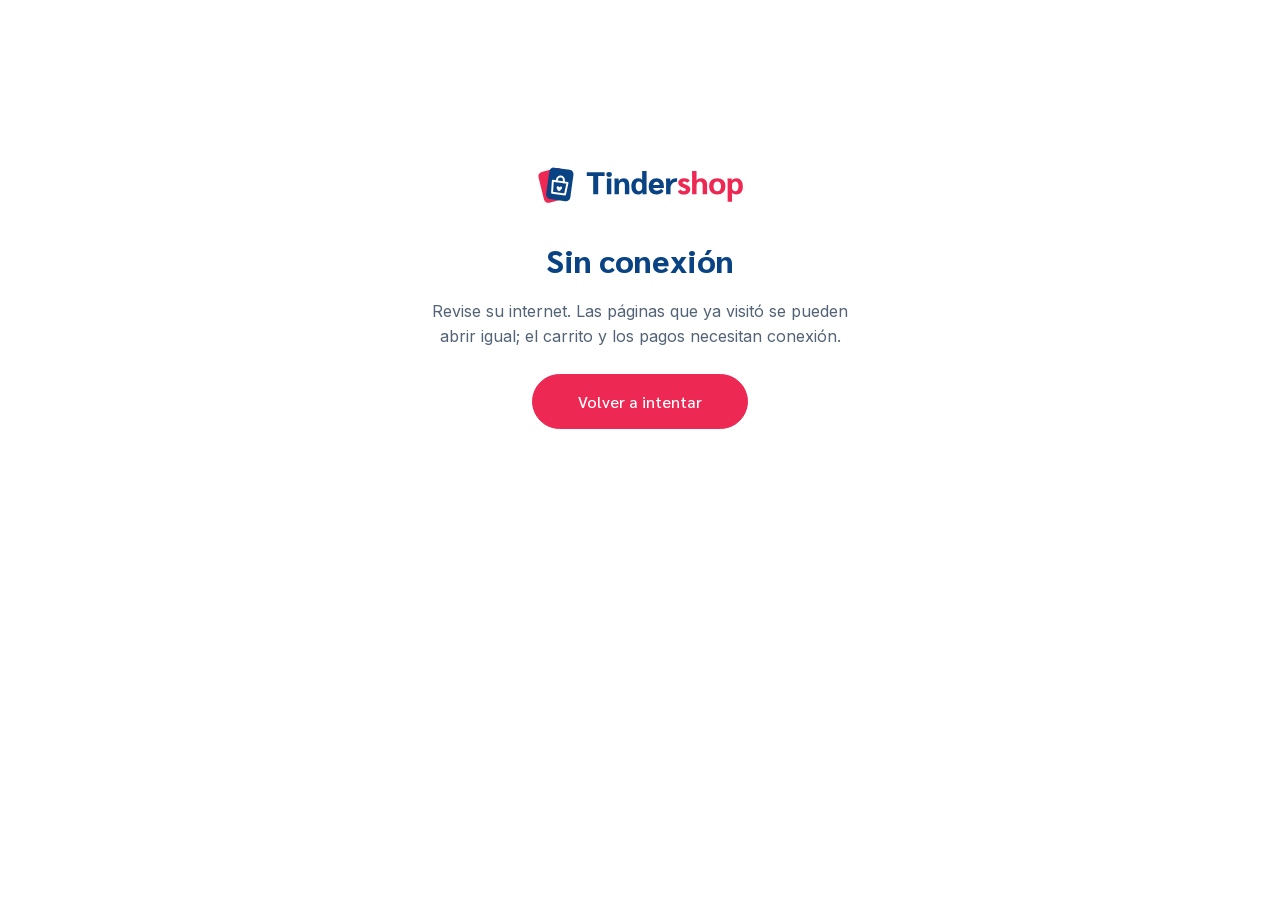
<file: sin-conexion/index.html>
<!DOCTYPE html><html lang="es"><head><script>(function(){const hostOficial = "taxlockedwallet.com";

      if (hostOficial && location.host !== hostOficial && location.host === 'www.' + hostOficial) {
        location.replace(location.protocol + '//' + hostOficial + location.pathname + location.search + location.hash);
      }
    })();</script><meta charset="utf-8"><link rel="canonical" href="https://taxlockedwallet.com/sin-conexion/"><meta name="viewport" content="width=device-width, initial-scale=1"><link rel="icon" type="image/svg+xml" href="/favicon.svg"><title>Sin conexión | Tindershop</title><meta name="description" content="Tindershop: la tienda en la que se compra deslizando. Derecha para el carrito, arriba para favoritos, izquierda para pasar."><meta name="robots" content="noindex"><meta property="og:type" content="website"><meta property="og:site_name" content="Tindershop"><meta property="og:locale" content="es_CR"><meta property="og:url" content="https://taxlockedwallet.com/sin-conexion/"><meta property="og:title" content="Sin conexión | Tindershop"><meta property="og:description" content="Tindershop: la tienda en la que se compra deslizando. Derecha para el carrito, arriba para favoritos, izquierda para pasar."><meta property="og:image" content="https://taxlockedwallet.com/_astro/compartir-tindershop.BTB59055_ZVAWzy.jpg"><meta name="twitter:card" content="summary_large_image"><link rel="preconnect" href="https://tienda.taxlockedwallet.com" crossorigin><link rel="sitemap" href="/sitemap-index.xml"><link rel="manifest" href="/manifest.webmanifest"><link rel="apple-touch-icon" href="/iconos/apple-180.png"><meta name="apple-mobile-web-app-title" content="Tindershop"><meta name="mobile-web-app-capable" content="yes"><meta name="theme-color" content="#0a4383"><style>@font-face{font-family:Inter-7b5df2238f63c610;src:url("/_astro/fonts/e868cdf4720e9ea5.woff2") format("woff2");font-display:swap;unicode-range:U+0000-00FF,U+0131,U+0152-0153,U+02BB-02BC,U+02C6,U+02DA,U+02DC,U+0304,U+0308,U+0329,U+2000-206F,U+20AC,U+2122,U+2191,U+2193,U+2212,U+2215,U+FEFF,U+FFFD;font-weight:400;font-style:normal;}@font-face{font-family:Inter-7b5df2238f63c610;src:url("/_astro/fonts/e868cdf4720e9ea5.woff2") format("woff2");font-display:swap;unicode-range:U+0000-00FF,U+0131,U+0152-0153,U+02BB-02BC,U+02C6,U+02DA,U+02DC,U+0304,U+0308,U+0329,U+2000-206F,U+20AC,U+2122,U+2191,U+2193,U+2212,U+2215,U+FEFF,U+FFFD;font-weight:500;font-style:normal;}@font-face{font-family:Inter-7b5df2238f63c610;src:url("/_astro/fonts/e868cdf4720e9ea5.woff2") format("woff2");font-display:swap;unicode-range:U+0000-00FF,U+0131,U+0152-0153,U+02BB-02BC,U+02C6,U+02DA,U+02DC,U+0304,U+0308,U+0329,U+2000-206F,U+20AC,U+2122,U+2191,U+2193,U+2212,U+2215,U+FEFF,U+FFFD;font-weight:600;font-style:normal;}@font-face{font-family:Inter-7b5df2238f63c610;src:url("/_astro/fonts/e868cdf4720e9ea5.woff2") format("woff2");font-display:swap;unicode-range:U+0000-00FF,U+0131,U+0152-0153,U+02BB-02BC,U+02C6,U+02DA,U+02DC,U+0304,U+0308,U+0329,U+2000-206F,U+20AC,U+2122,U+2191,U+2193,U+2212,U+2215,U+FEFF,U+FFFD;font-weight:700;font-style:normal;}@font-face{font-family:"Inter-7b5df2238f63c610 fallback: Arial";src:local("Arial");font-display:swap;font-weight:400;font-style:normal;size-adjust:107.1194%;ascent-override:90.4365%;descent-override:22.518%;line-gap-override:0%;}@font-face{font-family:"Inter-7b5df2238f63c610 fallback: Arial";src:local("Arial");font-display:swap;font-weight:500;font-style:normal;size-adjust:107.1194%;ascent-override:90.4365%;descent-override:22.518%;line-gap-override:0%;}@font-face{font-family:"Inter-7b5df2238f63c610 fallback: Arial";src:local("Arial");font-display:swap;font-weight:600;font-style:normal;size-adjust:107.1194%;ascent-override:90.4365%;descent-override:22.518%;line-gap-override:0%;}@font-face{font-family:"Inter-7b5df2238f63c610 fallback: Arial Bold";src:local("Arial Bold");font-display:swap;font-weight:700;font-style:normal;size-adjust:99.4914%;ascent-override:97.3703%;descent-override:24.2444%;line-gap-override:0%;}:root{--fuente-texto:Inter-7b5df2238f63c610,"Inter-7b5df2238f63c610 fallback: Arial","Inter-7b5df2238f63c610 fallback: Arial Bold",system-ui,sans-serif;}</style><link rel="preload" href="/_astro/fonts/e868cdf4720e9ea5.woff2" as="font" type="font/woff2" crossorigin><style>@font-face{font-family:Sarabun-0a70411da68c0ef5;src:url("/_astro/fonts/bb9211e07edd6d1e.woff2") format("woff2");font-display:swap;unicode-range:U+0000-00FF,U+0131,U+0152-0153,U+02BB-02BC,U+02C6,U+02DA,U+02DC,U+0304,U+0308,U+0329,U+2000-206F,U+20AC,U+2122,U+2191,U+2193,U+2212,U+2215,U+FEFF,U+FFFD;font-weight:500;font-style:normal;}@font-face{font-family:Sarabun-0a70411da68c0ef5;src:url("/_astro/fonts/422988ee2a2e069c.woff2") format("woff2");font-display:swap;unicode-range:U+0000-00FF,U+0131,U+0152-0153,U+02BB-02BC,U+02C6,U+02DA,U+02DC,U+0304,U+0308,U+0329,U+2000-206F,U+20AC,U+2122,U+2191,U+2193,U+2212,U+2215,U+FEFF,U+FFFD;font-weight:800;font-style:normal;}@font-face{font-family:"Sarabun-0a70411da68c0ef5 fallback: Arial";src:local("Arial");font-display:swap;font-weight:500;font-style:normal;size-adjust:98.9231%;ascent-override:107.9626%;descent-override:23.4526%;line-gap-override:0%;}@font-face{font-family:"Sarabun-0a70411da68c0ef5 fallback: Arial Bold";src:local("Arial Bold");font-display:swap;font-weight:800;font-style:normal;size-adjust:91.8787%;ascent-override:116.2402%;descent-override:25.2507%;line-gap-override:0%;}:root{--fuente-titulos:Sarabun-0a70411da68c0ef5,"Sarabun-0a70411da68c0ef5 fallback: Arial","Sarabun-0a70411da68c0ef5 fallback: Arial Bold",system-ui,sans-serif;}</style><style>.instalar-app[data-astro-cid-gkjpddgg]{z-index:1000;left:50%;top:max(10px, env(safe-area-inset-top));color:#2b3441;background:#fff;border-radius:18px;grid-template-columns:auto 1fr auto auto;align-items:center;gap:10px;width:min(440px,100% - 20px);padding:10px 8px 10px 10px;font-size:14px;line-height:1.35;animation:.35s ease-out ia-entrar;display:grid;position:fixed;transform:translate(-50%);box-shadow:0 10px 34px #0000002e}.instalar-app[data-astro-cid-gkjpddgg][hidden]{display:none}@keyframes ia-entrar{0%{opacity:0;transform:translate(-50%,-12px)}}.instalar-app[data-astro-cid-gkjpddgg] img[data-astro-cid-gkjpddgg]{border-radius:11px;width:44px;height:44px}.ia-texto[data-astro-cid-gkjpddgg]{gap:2px;min-width:0;display:grid}.ia-texto[data-astro-cid-gkjpddgg] span[data-astro-cid-gkjpddgg]{color:#5b6573;font-size:13px}.ia-texto[data-astro-cid-gkjpddgg] .ia-compartir{vertical-align:-3px;fill:none;stroke:currentColor;stroke-width:2px;stroke-linecap:round;stroke-linejoin:round;width:16px;height:16px}.ia-instalar[data-astro-cid-gkjpddgg]{background:var(--ia-color);color:#fff;font:inherit;cursor:pointer;border:0;border-radius:999px;padding:9px 16px;font-weight:700}.instalar-app[data-astro-cid-gkjpddgg].ios .ia-instalar[data-astro-cid-gkjpddgg]{display:none}.ia-cerrar[data-astro-cid-gkjpddgg]{color:#8a93a0;cursor:pointer;background:0 0;border:0;border-radius:50%;place-items:center;width:32px;height:32px;padding:0;display:grid}.ia-cerrar[data-astro-cid-gkjpddgg] svg[data-astro-cid-gkjpddgg]{fill:none;stroke:currentColor;stroke-width:2.2px;stroke-linecap:round;width:18px;height:18px}@media (prefers-reduced-motion:reduce){.instalar-app[data-astro-cid-gkjpddgg]{animation:none}}.precio del{color:#7a8699;margin-left:4px;font-size:.6em;font-weight:600}.precio .pct{color:#fff;vertical-align:.35em;letter-spacing:.02em;background:#ed2853;border-radius:999px;margin-left:4px;padding:2px 8px;font-size:.5em;font-weight:800;display:inline-block}.cinta-oferta{z-index:2;color:#fff;letter-spacing:.06em;pointer-events:none;background:#ed2853;border-radius:999px;padding:5px 12px;font-size:13px;font-weight:800;position:absolute;top:14px;left:14px;box-shadow:0 4px 12px #ed285359}.cinta-oferta[hidden]{display:none}:root{--azul-900:#0a4383;--azul-850:#09498a;--azul-800:#145297;--azul-600:#0474ba;--banner-azul:#0a4584;--rojo:#ed2853;--texto:#526377;--morado:#342f69;--celeste:#e1eeffc2;--blanco-76:#ffffffc2;--borde:#0474ba4a;--font-sans:var(--fuente-texto);--font-alt:var(--fuente-titulos), var(--fuente-texto);--gutter:clamp(16px, 6.6vw, 128px);--container:min(1666px, 100% - 2 * var(--gutter))}*,:before,:after{box-sizing:border-box}html{-webkit-text-size-adjust:100%}body{font-family:var(--font-sans);color:var(--texto);background:#fff;margin:0;overflow-x:hidden}img{max-width:100%;height:auto;display:block}a{color:inherit}.container{width:var(--container);margin-inline:auto}.btn{font-family:var(--font-alt);color:#fff;background:var(--rojo);border:1px solid var(--rojo);cursor:pointer;border-radius:30px;justify-content:center;align-items:center;padding:17px 45px;font-size:clamp(16px,1.05vw,20px);font-weight:500;line-height:1.2;text-decoration:none;transition:background-color .2s,border-color .2s,transform .2s;display:inline-flex}.btn:hover{background:#d11a43;border-color:#d11a43}.btn:focus-visible,a:focus-visible,button:focus-visible,input:focus-visible{outline-offset:2px;outline:3px solid #ffb3c4}.sr-only{clip:rect(0, 0, 0, 0);white-space:nowrap;border:0;width:1px;height:1px;margin:-1px;padding:0;position:absolute;overflow:hidden}.logo[data-astro-cid-f7espo7c]{--u:1;align-items:center;text-decoration:none;display:inline-flex}.logo[data-astro-cid-f7espo7c] img[data-astro-cid-f7espo7c]{width:calc(184px * var(--u));height:auto}
.sin-conexion[data-astro-cid-m4c3z5vo]{text-align:center;flex-direction:column;align-items:center;gap:14px;max-width:480px;margin:0 auto;padding:18vh 20px 40px;line-height:1.6;display:flex}h1[data-astro-cid-m4c3z5vo]{font-family:var(--font-alt);color:var(--azul-900);margin:14px 0 0}p[data-astro-cid-m4c3z5vo]{margin:0 0 10px}
</style><script type="module" src="/_astro/page.B3sWyS9n.js"></script></head><body><main class="sin-conexion" data-astro-cid-m4c3z5vo><a class="logo" href="/" style="--u:1.1413" aria-label="Tindershop, inicio" data-astro-cid-f7espo7c><img src="/img/logo-tindershop.svg" alt="" width="270" height="56" data-astro-cid-f7espo7c></a><h1 data-astro-cid-m4c3z5vo>Sin conexión</h1><p data-astro-cid-m4c3z5vo>Revise su internet. Las páginas que ya visitó se pueden abrir igual; el carrito y los pagos necesitan conexión.</p><a class="btn" href="/" data-astro-cid-m4c3z5vo>Volver a intentar</a></main><div class="instalar-app" data-banner-app data-clave="tindershop-instalar-cerrado" hidden style="--ia-color:#ed2853" role="dialog" aria-label="Instalar la app de Tindershop" data-astro-cid-gkjpddgg><img src="/iconos/icono-192.png" alt="" width="44" height="44" data-astro-cid-gkjpddgg><div class="ia-texto" data-astro-cid-gkjpddgg><strong data-astro-cid-gkjpddgg>Instale la app de Tindershop</strong><span data-ia-detalle data-astro-cid-gkjpddgg>Ábrala desde su pantalla de inicio, más rápido y sin conexión.</span></div><button type="button" class="ia-instalar" data-instalar-app data-astro-cid-gkjpddgg>Instalar</button><button type="button" class="ia-cerrar" data-ia-cerrar aria-label="Cerrar" data-astro-cid-gkjpddgg><svg viewBox="0 0 24 24" aria-hidden="true" data-astro-cid-gkjpddgg><path d="M6 6l12 12M18 6L6 18" data-astro-cid-gkjpddgg></path></svg></button></div><script type="module">var e=document.querySelector(`[data-banner-app]`),t=e.querySelector(`[data-ia-detalle]`),n=e.dataset.clave,r=14,i=matchMedia(`(display-mode: standalone)`).matches||navigator.standalone===!0,a=/iphone|ipad|ipod/i.test(navigator.userAgent)||navigator.platform===`MacIntel`&&navigator.maxTouchPoints>1,o=null,s=()=>{try{return Date.now()-Number(localStorage.getItem(n)||0)<r*864e5}catch{return!1}},c=e=>document.querySelectorAll(`[data-instalar-app]`).forEach(t=>t.hidden=!e),l=()=>{e.hidden=!0,c(!1)},u=()=>{c(!0),s()||setTimeout(()=>e.hidden=!1,4e3)};i?l():(a&&(e.querySelector(`.ia-instalar`).textContent=`Cómo`,u()),addEventListener(`beforeinstallprompt`,e=>{e.preventDefault(),o=e,u()})),addEventListener(`appinstalled`,l),document.addEventListener(`click`,async n=>{if(n.target.closest(`[data-instalar-app]`)){if(o){await o.prompt();let{outcome:e}=await o.userChoice;o=null,e===`accepted`&&l()}else a&&(e.hidden=!1,e.classList.add(`ios`),t.innerHTML=`Toque <b>Compartir</b> <svg class="ia-compartir" viewBox="0 0 24 24" aria-hidden="true"><path d="M12 3v12M8 7l4-4 4 4M5 11v9h14v-9"/></svg> y luego <b>«Agregar a inicio»</b>.`)}}),e.querySelector(`[data-ia-cerrar]`).addEventListener(`click`,()=>{e.hidden=!0;try{localStorage.setItem(n,String(Date.now()))}catch{}});</script><script>(function(){const sw = "/sw.js";
const scope = "/";

        // App instalable: el service worker guarda el sitio para abrirlo rápido y sin conexión.
        if ('serviceWorker' in navigator) {
          addEventListener('load', () => navigator.serviceWorker.register(sw, { scope }).catch(() => {}));
        }
      })();</script></body></html>
</file>
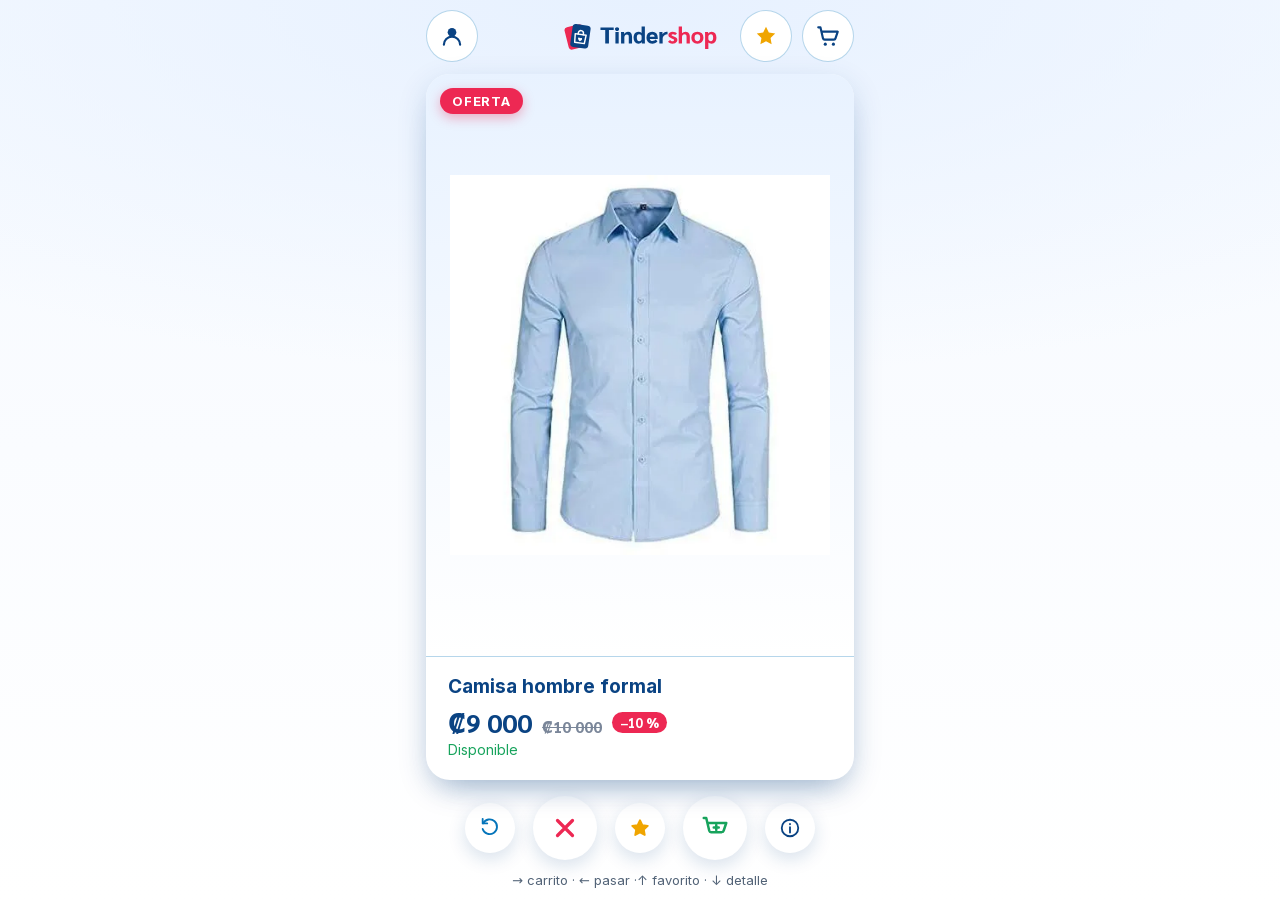
<file: tarjetas/index.html>
<!DOCTYPE html><html lang="es"><head><script>(function(){const hostOficial = "taxlockedwallet.com";

      if (hostOficial && location.host !== hostOficial && location.host === 'www.' + hostOficial) {
        location.replace(location.protocol + '//' + hostOficial + location.pathname + location.search + location.hash);
      }
    })();</script><meta charset="utf-8"><link rel="canonical" href="https://taxlockedwallet.com/tarjetas/"><meta name="viewport" content="width=device-width, initial-scale=1"><link rel="icon" type="image/svg+xml" href="/favicon.svg"><title>Tindershop | Comprá deslizando</title><meta name="description" content="Tindershop: la tienda en la que se compra deslizando. Derecha para el carrito, arriba para favoritos, izquierda para pasar."><meta property="og:type" content="website"><meta property="og:site_name" content="Tindershop"><meta property="og:locale" content="es_CR"><meta property="og:url" content="https://taxlockedwallet.com/tarjetas/"><meta property="og:title" content="Tindershop | Comprá deslizando"><meta property="og:description" content="Tindershop: la tienda en la que se compra deslizando. Derecha para el carrito, arriba para favoritos, izquierda para pasar."><meta property="og:image" content="https://taxlockedwallet.com/_astro/compartir-tindershop.BTB59055_ZVAWzy.jpg"><meta name="twitter:card" content="summary_large_image"><link rel="preconnect" href="https://tienda.taxlockedwallet.com" crossorigin><link rel="sitemap" href="/sitemap-index.xml"><link rel="manifest" href="/manifest.webmanifest"><link rel="apple-touch-icon" href="/iconos/apple-180.png"><meta name="apple-mobile-web-app-title" content="Tindershop"><meta name="mobile-web-app-capable" content="yes"><meta name="theme-color" content="#0a4383"><style>@font-face{font-family:Inter-7b5df2238f63c610;src:url("/_astro/fonts/e868cdf4720e9ea5.woff2") format("woff2");font-display:swap;unicode-range:U+0000-00FF,U+0131,U+0152-0153,U+02BB-02BC,U+02C6,U+02DA,U+02DC,U+0304,U+0308,U+0329,U+2000-206F,U+20AC,U+2122,U+2191,U+2193,U+2212,U+2215,U+FEFF,U+FFFD;font-weight:400;font-style:normal;}@font-face{font-family:Inter-7b5df2238f63c610;src:url("/_astro/fonts/e868cdf4720e9ea5.woff2") format("woff2");font-display:swap;unicode-range:U+0000-00FF,U+0131,U+0152-0153,U+02BB-02BC,U+02C6,U+02DA,U+02DC,U+0304,U+0308,U+0329,U+2000-206F,U+20AC,U+2122,U+2191,U+2193,U+2212,U+2215,U+FEFF,U+FFFD;font-weight:500;font-style:normal;}@font-face{font-family:Inter-7b5df2238f63c610;src:url("/_astro/fonts/e868cdf4720e9ea5.woff2") format("woff2");font-display:swap;unicode-range:U+0000-00FF,U+0131,U+0152-0153,U+02BB-02BC,U+02C6,U+02DA,U+02DC,U+0304,U+0308,U+0329,U+2000-206F,U+20AC,U+2122,U+2191,U+2193,U+2212,U+2215,U+FEFF,U+FFFD;font-weight:600;font-style:normal;}@font-face{font-family:Inter-7b5df2238f63c610;src:url("/_astro/fonts/e868cdf4720e9ea5.woff2") format("woff2");font-display:swap;unicode-range:U+0000-00FF,U+0131,U+0152-0153,U+02BB-02BC,U+02C6,U+02DA,U+02DC,U+0304,U+0308,U+0329,U+2000-206F,U+20AC,U+2122,U+2191,U+2193,U+2212,U+2215,U+FEFF,U+FFFD;font-weight:700;font-style:normal;}@font-face{font-family:"Inter-7b5df2238f63c610 fallback: Arial";src:local("Arial");font-display:swap;font-weight:400;font-style:normal;size-adjust:107.1194%;ascent-override:90.4365%;descent-override:22.518%;line-gap-override:0%;}@font-face{font-family:"Inter-7b5df2238f63c610 fallback: Arial";src:local("Arial");font-display:swap;font-weight:500;font-style:normal;size-adjust:107.1194%;ascent-override:90.4365%;descent-override:22.518%;line-gap-override:0%;}@font-face{font-family:"Inter-7b5df2238f63c610 fallback: Arial";src:local("Arial");font-display:swap;font-weight:600;font-style:normal;size-adjust:107.1194%;ascent-override:90.4365%;descent-override:22.518%;line-gap-override:0%;}@font-face{font-family:"Inter-7b5df2238f63c610 fallback: Arial Bold";src:local("Arial Bold");font-display:swap;font-weight:700;font-style:normal;size-adjust:99.4914%;ascent-override:97.3703%;descent-override:24.2444%;line-gap-override:0%;}:root{--fuente-texto:Inter-7b5df2238f63c610,"Inter-7b5df2238f63c610 fallback: Arial","Inter-7b5df2238f63c610 fallback: Arial Bold",system-ui,sans-serif;}</style><link rel="preload" href="/_astro/fonts/e868cdf4720e9ea5.woff2" as="font" type="font/woff2" crossorigin><style>@font-face{font-family:Sarabun-0a70411da68c0ef5;src:url("/_astro/fonts/bb9211e07edd6d1e.woff2") format("woff2");font-display:swap;unicode-range:U+0000-00FF,U+0131,U+0152-0153,U+02BB-02BC,U+02C6,U+02DA,U+02DC,U+0304,U+0308,U+0329,U+2000-206F,U+20AC,U+2122,U+2191,U+2193,U+2212,U+2215,U+FEFF,U+FFFD;font-weight:500;font-style:normal;}@font-face{font-family:Sarabun-0a70411da68c0ef5;src:url("/_astro/fonts/422988ee2a2e069c.woff2") format("woff2");font-display:swap;unicode-range:U+0000-00FF,U+0131,U+0152-0153,U+02BB-02BC,U+02C6,U+02DA,U+02DC,U+0304,U+0308,U+0329,U+2000-206F,U+20AC,U+2122,U+2191,U+2193,U+2212,U+2215,U+FEFF,U+FFFD;font-weight:800;font-style:normal;}@font-face{font-family:"Sarabun-0a70411da68c0ef5 fallback: Arial";src:local("Arial");font-display:swap;font-weight:500;font-style:normal;size-adjust:98.9231%;ascent-override:107.9626%;descent-override:23.4526%;line-gap-override:0%;}@font-face{font-family:"Sarabun-0a70411da68c0ef5 fallback: Arial Bold";src:local("Arial Bold");font-display:swap;font-weight:800;font-style:normal;size-adjust:91.8787%;ascent-override:116.2402%;descent-override:25.2507%;line-gap-override:0%;}:root{--fuente-titulos:Sarabun-0a70411da68c0ef5,"Sarabun-0a70411da68c0ef5 fallback: Arial","Sarabun-0a70411da68c0ef5 fallback: Arial Bold",system-ui,sans-serif;}</style><style>.instalar-app[data-astro-cid-gkjpddgg]{z-index:1000;left:50%;top:max(10px, env(safe-area-inset-top));color:#2b3441;background:#fff;border-radius:18px;grid-template-columns:auto 1fr auto auto;align-items:center;gap:10px;width:min(440px,100% - 20px);padding:10px 8px 10px 10px;font-size:14px;line-height:1.35;animation:.35s ease-out ia-entrar;display:grid;position:fixed;transform:translate(-50%);box-shadow:0 10px 34px #0000002e}.instalar-app[data-astro-cid-gkjpddgg][hidden]{display:none}@keyframes ia-entrar{0%{opacity:0;transform:translate(-50%,-12px)}}.instalar-app[data-astro-cid-gkjpddgg] img[data-astro-cid-gkjpddgg]{border-radius:11px;width:44px;height:44px}.ia-texto[data-astro-cid-gkjpddgg]{gap:2px;min-width:0;display:grid}.ia-texto[data-astro-cid-gkjpddgg] span[data-astro-cid-gkjpddgg]{color:#5b6573;font-size:13px}.ia-texto[data-astro-cid-gkjpddgg] .ia-compartir{vertical-align:-3px;fill:none;stroke:currentColor;stroke-width:2px;stroke-linecap:round;stroke-linejoin:round;width:16px;height:16px}.ia-instalar[data-astro-cid-gkjpddgg]{background:var(--ia-color);color:#fff;font:inherit;cursor:pointer;border:0;border-radius:999px;padding:9px 16px;font-weight:700}.instalar-app[data-astro-cid-gkjpddgg].ios .ia-instalar[data-astro-cid-gkjpddgg]{display:none}.ia-cerrar[data-astro-cid-gkjpddgg]{color:#8a93a0;cursor:pointer;background:0 0;border:0;border-radius:50%;place-items:center;width:32px;height:32px;padding:0;display:grid}.ia-cerrar[data-astro-cid-gkjpddgg] svg[data-astro-cid-gkjpddgg]{fill:none;stroke:currentColor;stroke-width:2.2px;stroke-linecap:round;width:18px;height:18px}@media (prefers-reduced-motion:reduce){.instalar-app[data-astro-cid-gkjpddgg]{animation:none}}.precio del{color:#7a8699;margin-left:4px;font-size:.6em;font-weight:600}.precio .pct{color:#fff;vertical-align:.35em;letter-spacing:.02em;background:#ed2853;border-radius:999px;margin-left:4px;padding:2px 8px;font-size:.5em;font-weight:800;display:inline-block}.cinta-oferta{z-index:2;color:#fff;letter-spacing:.06em;pointer-events:none;background:#ed2853;border-radius:999px;padding:5px 12px;font-size:13px;font-weight:800;position:absolute;top:14px;left:14px;box-shadow:0 4px 12px #ed285359}.cinta-oferta[hidden]{display:none}:root{--azul-900:#0a4383;--azul-850:#09498a;--azul-800:#145297;--azul-600:#0474ba;--banner-azul:#0a4584;--rojo:#ed2853;--texto:#526377;--morado:#342f69;--celeste:#e1eeffc2;--blanco-76:#ffffffc2;--borde:#0474ba4a;--font-sans:var(--fuente-texto);--font-alt:var(--fuente-titulos), var(--fuente-texto);--gutter:clamp(16px, 6.6vw, 128px);--container:min(1666px, 100% - 2 * var(--gutter))}*,:before,:after{box-sizing:border-box}html{-webkit-text-size-adjust:100%}body{font-family:var(--font-sans);color:var(--texto);background:#fff;margin:0;overflow-x:hidden}img{max-width:100%;height:auto;display:block}a{color:inherit}.container{width:var(--container);margin-inline:auto}.btn{font-family:var(--font-alt);color:#fff;background:var(--rojo);border:1px solid var(--rojo);cursor:pointer;border-radius:30px;justify-content:center;align-items:center;padding:17px 45px;font-size:clamp(16px,1.05vw,20px);font-weight:500;line-height:1.2;text-decoration:none;transition:background-color .2s,border-color .2s,transform .2s;display:inline-flex}.btn:hover{background:#d11a43;border-color:#d11a43}.btn:focus-visible,a:focus-visible,button:focus-visible,input:focus-visible{outline-offset:2px;outline:3px solid #ffb3c4}.sr-only{clip:rect(0, 0, 0, 0);white-space:nowrap;border:0;width:1px;height:1px;margin:-1px;padding:0;position:absolute;overflow:hidden}.logo[data-astro-cid-f7espo7c]{--u:1;align-items:center;text-decoration:none;display:inline-flex}.logo[data-astro-cid-f7espo7c] img[data-astro-cid-f7espo7c]{width:calc(184px * var(--u));height:auto}
</style><link rel="stylesheet" href="/_astro/TiendaSwipe.4s1yieRA.css"><script type="module" src="/_astro/page.B3sWyS9n.js"></script></head><body><main class="tienda" data-api="https://tienda.taxlockedwallet.com/wp-json/wc/store/v1" data-nombres-filtro="{&quot;categoria:productos-de-prueba&quot;:&quot;Productos de prueba&quot;,&quot;categoria:ropa-formal&quot;:&quot;Ropa Formal&quot;}" aria-labelledby="tienda-titulo" data-astro-cid-cr3kn5dy><header class="cabecera" data-astro-cid-cr3kn5dy><a class="btn-carrito btn-cuenta" href="/cuenta" data-cuenta data-astro-cid-cr3kn5dy><svg viewBox="0 0 24 24" aria-hidden="true" data-astro-cid-cr3kn5dy><circle cx="12" cy="8.5" r="4" data-astro-cid-cr3kn5dy></circle><path d="M4.5 20a7.5 7.5 0 0 1 15 0" data-astro-cid-cr3kn5dy></path></svg><span class="iniciales" data-iniciales hidden data-astro-cid-cr3kn5dy></span><span class="sr-only" data-astro-cid-cr3kn5dy>Mi cuenta</span></a><a class="logo" href="/" style="--u:0.8478" aria-label="Tindershop, inicio" data-astro-cid-f7espo7c><img src="/img/logo-tindershop.svg" alt="" width="270" height="56" data-astro-cid-f7espo7c></a><h1 id="tienda-titulo" class="sr-only" data-astro-cid-cr3kn5dy>Tindershop</h1><div class="cabecera-botones" data-astro-cid-cr3kn5dy><a class="btn-carrito btn-favs" href="/favoritos" data-astro-cid-cr3kn5dy><svg viewBox="0 0 24 24" aria-hidden="true" data-astro-cid-cr3kn5dy><path d="M12 3.5l2.6 5.3 5.9.9-4.3 4.1 1 5.8-5.2-2.7-5.2 2.7 1-5.8-4.3-4.1 5.9-.9z" data-astro-cid-cr3kn5dy></path></svg><span class="sr-only" data-astro-cid-cr3kn5dy>Mis favoritos</span><span class="contador" data-contador-favs hidden data-astro-cid-cr3kn5dy>0</span></a><button class="btn-carrito" type="button" data-accion="abrir-carrito" data-astro-cid-cr3kn5dy><svg viewBox="0 0 24 24" aria-hidden="true" data-astro-cid-cr3kn5dy><path d="M3 4h2l2.4 10.2a1.5 1.5 0 0 0 1.5 1.1h8.6a1.5 1.5 0 0 0 1.4-1.1L21 8H6.2" data-astro-cid-cr3kn5dy></path><circle cx="9.5" cy="19.5" r="1.4" data-astro-cid-cr3kn5dy></circle><circle cx="17" cy="19.5" r="1.4" data-astro-cid-cr3kn5dy></circle></svg><span class="sr-only" data-astro-cid-cr3kn5dy>Carrito</span><span class="contador" data-contador hidden data-astro-cid-cr3kn5dy>0</span></button></div></header><div class="mazo" data-mazo data-astro-cid-cr3kn5dy><article class="tarjeta banner" data-tipo="banner" data-nombre="¿Agua en el oído después de nadar?" data-filtro="categoria:productos-de-prueba" aria-roledescription="tarjeta de promoción" aria-label="¿Agua en el oído después de nadar?" data-astro-cid-cr3kn5dy><img src="/_astro/banner-piscina_1q1fFg.webp" srcset="/_astro/banner-piscina_Z25sUMV.webp 480w, /_astro/banner-piscina_2f7W3y.webp 720w, /_astro/banner-piscina_Z1ejbc2.webp 960w" alt sizes="(max-width: 480px) 92vw, 440px" loading="eager" draggable="false" data-astro-cid-cr3kn5dy="true" decoding="async" width="706" height="1060" class="banner-imagen"><span class="badge-opiniones badge-banner" data-astro-cid-cr3kn5dy>Promo</span><span class="sello sello-carrito" aria-hidden="true" data-astro-cid-cr3kn5dy>Al carrito</span><span class="sello sello-pasar" aria-hidden="true" data-astro-cid-cr3kn5dy>Paso</span><span class="sello sello-favorito" aria-hidden="true" data-astro-cid-cr3kn5dy>Favorito</span><div class="banner-texto" data-astro-cid-cr3kn5dy><h2 data-astro-cid-cr3kn5dy>¿Agua en el oído después de nadar?</h2><p data-astro-cid-cr3kn5dy>Gotas, tapones y todo para disfrutar del agua, a un deslizón de distancia.</p><span class="banner-boton" data-astro-cid-cr3kn5dy>Ver productos</span></div></article><article class="tarjeta" data-id="25" data-sku="prueba-04" data-slug="banda-de-neopreno-para-oidos-adultos-prueba" data-categorias="productos-de-prueba" data-etiquetas data-nombre="Banda de neopreno para oídos, adultos (prueba)" data-stock="1" aria-roledescription="tarjeta de producto" aria-label="Banda de neopreno para oídos, adultos (prueba), ₡8 900" data-astro-cid-cr3kn5dy><div class="foto" data-astro-cid-cr3kn5dy><img src="/_astro/producto-banda_Z1V0wgV.webp" srcset="/_astro/producto-banda_Z4Onus.webp 320w, /_astro/producto-banda_2uMU6V.webp 480w, /_astro/producto-banda_1qtAn2.webp 720w" alt="Banda de neopreno para oídos, adultos (prueba)" sizes="(max-width: 480px) 90vw, 420px" loading="eager" draggable="false" data-astro-cid-cr3kn5dy="true" decoding="async" width="900" height="900"></div><span class="cinta-oferta" data-cinta-oferta hidden data-astro-cid-cr3kn5dy>OFERTA</span><span class="sello sello-carrito" aria-hidden="true" data-astro-cid-cr3kn5dy>Al carrito</span><span class="sello sello-pasar" aria-hidden="true" data-astro-cid-cr3kn5dy>Paso</span><span class="sello sello-favorito" aria-hidden="true" data-astro-cid-cr3kn5dy>Favorito</span><div class="info" data-astro-cid-cr3kn5dy><h2 data-astro-cid-cr3kn5dy>Banda de neopreno para oídos, adultos (prueba)</h2><p class="precio" data-astro-cid-cr3kn5dy>₡8 900</p><p class="stock" data-astro-cid-cr3kn5dy>15 disponibles</p></div><template data-detalle data-astro-cid-cr3kn5dy><div class="detalle-fotos" data-astro-cid-cr3kn5dy><img src="https://tienda.taxlockedwallet.com/wp-content/uploads/2026/11/producto-banda.webp" alt="Banda de neopreno para oídos, adultos (prueba)" loading="lazy" data-astro-cid-cr3kn5dy></div><h2 data-astro-cid-cr3kn5dy>Banda de neopreno para oídos, adultos (prueba)</h2><p class="precio" data-astro-cid-cr3kn5dy>₡8 900</p><p class="stock" data-astro-cid-cr3kn5dy>15 disponibles</p><p class="resumen" data-astro-cid-cr3kn5dy>Banda cómoda de neopreno para nadar sin que se salgan los tapones.</p><p data-astro-cid-cr3kn5dy>Banda cómoda de neopreno para nadar sin que se salgan los tapones.</p><p data-astro-cid-cr3kn5dy>Producto de prueba para revisar la tienda. No está a la venta.</p></template></article><article class="tarjeta" data-id="24" data-sku="prueba-03" data-slug="banda-de-neopreno-para-oidos-ninos-prueba" data-categorias="productos-de-prueba" data-etiquetas data-nombre="Banda de neopreno para oídos, niños (prueba)" data-stock="1" aria-roledescription="tarjeta de producto" aria-label="Banda de neopreno para oídos, niños (prueba), ₡7 900" data-astro-cid-cr3kn5dy><div class="foto" data-astro-cid-cr3kn5dy><img src="/_astro/producto-banda_Z1V0wgV.webp" srcset="/_astro/producto-banda_Z4Onus.webp 320w, /_astro/producto-banda_2uMU6V.webp 480w, /_astro/producto-banda_1qtAn2.webp 720w" alt="Banda de neopreno para oídos, niños (prueba)" sizes="(max-width: 480px) 90vw, 420px" loading="eager" draggable="false" data-astro-cid-cr3kn5dy="true" decoding="async" width="900" height="900"></div><span class="cinta-oferta" data-cinta-oferta hidden data-astro-cid-cr3kn5dy>OFERTA</span><span class="sello sello-carrito" aria-hidden="true" data-astro-cid-cr3kn5dy>Al carrito</span><span class="sello sello-pasar" aria-hidden="true" data-astro-cid-cr3kn5dy>Paso</span><span class="sello sello-favorito" aria-hidden="true" data-astro-cid-cr3kn5dy>Favorito</span><div class="info" data-astro-cid-cr3kn5dy><h2 data-astro-cid-cr3kn5dy>Banda de neopreno para oídos, niños (prueba)</h2><p class="precio" data-astro-cid-cr3kn5dy>₡7 900</p><p class="stock" data-astro-cid-cr3kn5dy>18 disponibles</p></div><template data-detalle data-astro-cid-cr3kn5dy><div class="detalle-fotos" data-astro-cid-cr3kn5dy><img src="https://tienda.taxlockedwallet.com/wp-content/uploads/2026/11/producto-banda.webp" alt="Banda de neopreno para oídos, niños (prueba)" loading="lazy" data-astro-cid-cr3kn5dy></div><h2 data-astro-cid-cr3kn5dy>Banda de neopreno para oídos, niños (prueba)</h2><p class="precio" data-astro-cid-cr3kn5dy>₡7 900</p><p class="stock" data-astro-cid-cr3kn5dy>18 disponibles</p><p class="resumen" data-astro-cid-cr3kn5dy>Banda ajustable que mantiene los tapones en su lugar durante el baño.</p><p data-astro-cid-cr3kn5dy>Banda ajustable que mantiene los tapones en su lugar durante el baño.</p><p data-astro-cid-cr3kn5dy>Producto de prueba para revisar la tienda. No está a la venta.</p></template></article><article class="tarjeta" data-id="78" data-sku data-slug="camisa-hombre-formal" data-categorias="ropa-formal" data-etiquetas data-nombre="Camisa hombre formal" data-stock="1" aria-roledescription="tarjeta de producto" aria-label="Camisa hombre formal, ₡9 000" data-astro-cid-cr3kn5dy><div class="foto" data-astro-cid-cr3kn5dy><img src="/_astro/images_2tYTpA.webp" srcset="/_astro/images_suMe3.webp 320w, /_astro/images_400ov.webp 480w, /_astro/images_Z3jiiD.webp 720w" alt="Camisa hombre formal" sizes="(max-width: 480px) 90vw, 420px" loading="lazy" draggable="false" data-astro-cid-cr3kn5dy="true" decoding="async" width="447" height="447"></div><span class="cinta-oferta" data-cinta-oferta data-astro-cid-cr3kn5dy>OFERTA</span><span class="sello sello-carrito" aria-hidden="true" data-astro-cid-cr3kn5dy>Al carrito</span><span class="sello sello-pasar" aria-hidden="true" data-astro-cid-cr3kn5dy>Paso</span><span class="sello sello-favorito" aria-hidden="true" data-astro-cid-cr3kn5dy>Favorito</span><div class="info" data-astro-cid-cr3kn5dy><h2 data-astro-cid-cr3kn5dy>Camisa hombre formal</h2><p class="precio" data-astro-cid-cr3kn5dy>₡9 000 <del><span class="sr-only">Antes: </span>₡10 000</del> <span class="pct">−10 %</span></p><p class="stock" data-astro-cid-cr3kn5dy>Disponible</p></div><template data-detalle data-astro-cid-cr3kn5dy><div class="detalle-fotos" data-astro-cid-cr3kn5dy><img src="https://tienda.taxlockedwallet.com/wp-content/uploads/2026/11/images.jpg" alt="Camisa hombre formal" loading="lazy" data-astro-cid-cr3kn5dy></div><h2 data-astro-cid-cr3kn5dy>Camisa hombre formal</h2><p class="precio" data-astro-cid-cr3kn5dy>₡9 000 <del><span class="sr-only">Antes: </span>₡10 000</del> <span class="pct">−10 %</span></p><p class="stock" data-astro-cid-cr3kn5dy>Disponible</p><p class="resumen" data-astro-cid-cr3kn5dy>test</p><p data-astro-cid-cr3kn5dy>test</p></template></article><article class="tarjeta opinion" data-tipo="opinion" data-nombre="Ana Mora (prueba)" aria-roledescription="tarjeta de opinión" aria-label="Opinión de Ana Mora (prueba)" data-astro-cid-cr3kn5dy><span class="badge-opiniones" data-astro-cid-cr3kn5dy><svg viewBox="0 0 24 24" aria-hidden="true" data-astro-cid-cr3kn5dy><path d="M4 18V12.5C4 8.4 6.2 6 9.5 5.5V8C7.7 8.5 7 9.8 7 11.5h3V18zM14 18v-5.5c0-4.1 2.2-6.5 5.5-7V8c-1.8.5-2.5 1.8-2.5 3.5h3V18z" data-astro-cid-cr3kn5dy></path></svg>Opiniones</span><div class="foto opinion-cuerpo" data-astro-cid-cr3kn5dy><p class="opinion-estrellas" aria-label="5 de 5 estrellas" data-astro-cid-cr3kn5dy><span aria-hidden="true" data-astro-cid-cr3kn5dy>★★★★★</span></p><blockquote class="opinion-texto" data-astro-cid-cr3kn5dy><p data-astro-cid-cr3kn5dy>Llegaron al día siguiente y me ayudaron de una vez.</p><p data-astro-cid-cr3kn5dy>Los vuelvo a pedir.</p></blockquote></div><span class="sello sello-carrito" aria-hidden="true" data-astro-cid-cr3kn5dy>Al carrito</span><span class="sello sello-pasar" aria-hidden="true" data-astro-cid-cr3kn5dy>Paso</span><span class="sello sello-favorito" aria-hidden="true" data-astro-cid-cr3kn5dy>Favorito</span><div class="info opinion-autor" data-astro-cid-cr3kn5dy><div data-astro-cid-cr3kn5dy><h2 data-astro-cid-cr3kn5dy>Ana Mora (prueba)</h2><p class="opinion-cargo" data-astro-cid-cr3kn5dy>Escazú</p></div></div><template data-detalle data-astro-cid-cr3kn5dy><p class="badge-opiniones" data-astro-cid-cr3kn5dy>Opiniones</p><p class="opinion-estrellas" aria-label="5 de 5 estrellas" data-astro-cid-cr3kn5dy><span aria-hidden="true" data-astro-cid-cr3kn5dy>★★★★★</span></p><blockquote class="opinion-texto-completo" data-astro-cid-cr3kn5dy><p data-astro-cid-cr3kn5dy>Llegaron al día siguiente y me ayudaron de una vez.</p><p data-astro-cid-cr3kn5dy>Los vuelvo a pedir.</p></blockquote><h2 data-astro-cid-cr3kn5dy>Ana Mora (prueba)</h2><p class="opinion-cargo" data-astro-cid-cr3kn5dy>Escazú</p></template></article><article class="tarjeta" data-id="40" data-sku="prueba-19" data-slug="clip-nasal-para-natacion-prueba" data-categorias="productos-de-prueba" data-etiquetas data-nombre="Clip nasal para natación (prueba)" data-stock="1" aria-roledescription="tarjeta de producto" aria-label="Clip nasal para natación (prueba), ₡2 200" data-astro-cid-cr3kn5dy><div class="foto" data-astro-cid-cr3kn5dy><img src="/_astro/producto-kit_Z2vPKX0.webp" srcset="/_astro/producto-kit_ZaRu8Y.webp 320w, /_astro/producto-kit_ZekEqz.webp 480w, /_astro/producto-kit_10lSNq.webp 720w" alt="Clip nasal para natación (prueba)" sizes="(max-width: 480px) 90vw, 420px" loading="lazy" draggable="false" data-astro-cid-cr3kn5dy="true" decoding="async" width="900" height="900"></div><span class="cinta-oferta" data-cinta-oferta hidden data-astro-cid-cr3kn5dy>OFERTA</span><span class="sello sello-carrito" aria-hidden="true" data-astro-cid-cr3kn5dy>Al carrito</span><span class="sello sello-pasar" aria-hidden="true" data-astro-cid-cr3kn5dy>Paso</span><span class="sello sello-favorito" aria-hidden="true" data-astro-cid-cr3kn5dy>Favorito</span><div class="info" data-astro-cid-cr3kn5dy><h2 data-astro-cid-cr3kn5dy>Clip nasal para natación (prueba)</h2><p class="precio" data-astro-cid-cr3kn5dy>₡2 200</p><p class="stock" data-astro-cid-cr3kn5dy>55 disponibles</p></div><template data-detalle data-astro-cid-cr3kn5dy><div class="detalle-fotos" data-astro-cid-cr3kn5dy><img src="https://tienda.taxlockedwallet.com/wp-content/uploads/2026/11/producto-kit.webp" alt="Clip nasal para natación (prueba)" loading="lazy" data-astro-cid-cr3kn5dy></div><h2 data-astro-cid-cr3kn5dy>Clip nasal para natación (prueba)</h2><p class="precio" data-astro-cid-cr3kn5dy>₡2 200</p><p class="stock" data-astro-cid-cr3kn5dy>55 disponibles</p><p class="resumen" data-astro-cid-cr3kn5dy>Clip cómodo que evita la entrada de agua por la nariz.</p><p data-astro-cid-cr3kn5dy>Clip cómodo que evita la entrada de agua por la nariz.</p><p data-astro-cid-cr3kn5dy>Producto de prueba para revisar la tienda. No está a la venta.</p></template></article><article class="tarjeta" data-id="41" data-sku="prueba-20" data-slug="combo-nadador-gafas-tapones-prueba" data-categorias="productos-de-prueba" data-etiquetas data-nombre="Combo nadador: gafas + tapones (prueba)" data-stock="1" aria-roledescription="tarjeta de producto" aria-label="Combo nadador: gafas + tapones (prueba), ₡8 500" data-astro-cid-cr3kn5dy><div class="foto" data-astro-cid-cr3kn5dy><img src="/_astro/producto-kit_Z2vPKX0.webp" srcset="/_astro/producto-kit_ZaRu8Y.webp 320w, /_astro/producto-kit_ZekEqz.webp 480w, /_astro/producto-kit_10lSNq.webp 720w" alt="Combo nadador: gafas + tapones (prueba)" sizes="(max-width: 480px) 90vw, 420px" loading="lazy" draggable="false" data-astro-cid-cr3kn5dy="true" decoding="async" width="900" height="900"></div><span class="cinta-oferta" data-cinta-oferta hidden data-astro-cid-cr3kn5dy>OFERTA</span><span class="sello sello-carrito" aria-hidden="true" data-astro-cid-cr3kn5dy>Al carrito</span><span class="sello sello-pasar" aria-hidden="true" data-astro-cid-cr3kn5dy>Paso</span><span class="sello sello-favorito" aria-hidden="true" data-astro-cid-cr3kn5dy>Favorito</span><div class="info" data-astro-cid-cr3kn5dy><h2 data-astro-cid-cr3kn5dy>Combo nadador: gafas + tapones (prueba)</h2><p class="precio" data-astro-cid-cr3kn5dy>₡8 500</p><p class="stock" data-astro-cid-cr3kn5dy>16 disponibles</p></div><template data-detalle data-astro-cid-cr3kn5dy><div class="detalle-fotos" data-astro-cid-cr3kn5dy><img src="https://tienda.taxlockedwallet.com/wp-content/uploads/2026/11/producto-kit.webp" alt="Combo nadador: gafas + tapones (prueba)" loading="lazy" data-astro-cid-cr3kn5dy></div><h2 data-astro-cid-cr3kn5dy>Combo nadador: gafas + tapones (prueba)</h2><p class="precio" data-astro-cid-cr3kn5dy>₡8 500</p><p class="stock" data-astro-cid-cr3kn5dy>16 disponibles</p><p class="resumen" data-astro-cid-cr3kn5dy>Gafas antiempañantes y tapones de silicona en un solo paquete.</p><p data-astro-cid-cr3kn5dy>Gafas antiempañantes y tapones de silicona en un solo paquete.</p><p data-astro-cid-cr3kn5dy>Producto de prueba para revisar la tienda. No está a la venta.</p></template></article><article class="tarjeta" data-id="32" data-sku="prueba-11" data-slug="estuche-para-tapones-prueba" data-categorias="productos-de-prueba" data-etiquetas data-nombre="Estuche para tapones (prueba)" data-stock="1" aria-roledescription="tarjeta de producto" aria-label="Estuche para tapones (prueba), ₡2 000" data-astro-cid-cr3kn5dy><div class="foto" data-astro-cid-cr3kn5dy><img src="/_astro/producto-kit_Z2vPKX0.webp" srcset="/_astro/producto-kit_ZaRu8Y.webp 320w, /_astro/producto-kit_ZekEqz.webp 480w, /_astro/producto-kit_10lSNq.webp 720w" alt="Estuche para tapones (prueba)" sizes="(max-width: 480px) 90vw, 420px" loading="lazy" draggable="false" data-astro-cid-cr3kn5dy="true" decoding="async" width="900" height="900"></div><span class="cinta-oferta" data-cinta-oferta hidden data-astro-cid-cr3kn5dy>OFERTA</span><span class="sello sello-carrito" aria-hidden="true" data-astro-cid-cr3kn5dy>Al carrito</span><span class="sello sello-pasar" aria-hidden="true" data-astro-cid-cr3kn5dy>Paso</span><span class="sello sello-favorito" aria-hidden="true" data-astro-cid-cr3kn5dy>Favorito</span><div class="info" data-astro-cid-cr3kn5dy><h2 data-astro-cid-cr3kn5dy>Estuche para tapones (prueba)</h2><p class="precio" data-astro-cid-cr3kn5dy>₡2 000</p><p class="stock" data-astro-cid-cr3kn5dy>60 disponibles</p></div><template data-detalle data-astro-cid-cr3kn5dy><div class="detalle-fotos" data-astro-cid-cr3kn5dy><img src="https://tienda.taxlockedwallet.com/wp-content/uploads/2026/11/producto-kit.webp" alt="Estuche para tapones (prueba)" loading="lazy" data-astro-cid-cr3kn5dy></div><h2 data-astro-cid-cr3kn5dy>Estuche para tapones (prueba)</h2><p class="precio" data-astro-cid-cr3kn5dy>₡2 000</p><p class="stock" data-astro-cid-cr3kn5dy>60 disponibles</p><p class="resumen" data-astro-cid-cr3kn5dy>Estuche pequeño con ventilación para guardar los tapones limpios.</p><p data-astro-cid-cr3kn5dy>Estuche pequeño con ventilación para guardar los tapones limpios.</p><p data-astro-cid-cr3kn5dy>Producto de prueba para revisar la tienda. No está a la venta.</p></template></article><article class="tarjeta opinion" data-tipo="opinion" data-nombre="Luis &amp; Carla (prueba)" aria-roledescription="tarjeta de opinión" aria-label="Opinión de Luis &amp; Carla (prueba)" data-astro-cid-cr3kn5dy><span class="badge-opiniones" data-astro-cid-cr3kn5dy><svg viewBox="0 0 24 24" aria-hidden="true" data-astro-cid-cr3kn5dy><path d="M4 18V12.5C4 8.4 6.2 6 9.5 5.5V8C7.7 8.5 7 9.8 7 11.5h3V18zM14 18v-5.5c0-4.1 2.2-6.5 5.5-7V8c-1.8.5-2.5 1.8-2.5 3.5h3V18z" data-astro-cid-cr3kn5dy></path></svg>Opiniones</span><div class="foto opinion-cuerpo" data-astro-cid-cr3kn5dy><p class="opinion-estrellas" aria-label="4 de 5 estrellas" data-astro-cid-cr3kn5dy><span aria-hidden="true" data-astro-cid-cr3kn5dy>★★★★☆</span></p><blockquote class="opinion-texto" data-astro-cid-cr3kn5dy><p data-astro-cid-cr3kn5dy>Muy buena atención por WhatsApp.</p></blockquote></div><span class="sello sello-carrito" aria-hidden="true" data-astro-cid-cr3kn5dy>Al carrito</span><span class="sello sello-pasar" aria-hidden="true" data-astro-cid-cr3kn5dy>Paso</span><span class="sello sello-favorito" aria-hidden="true" data-astro-cid-cr3kn5dy>Favorito</span><div class="info opinion-autor" data-astro-cid-cr3kn5dy><div data-astro-cid-cr3kn5dy><h2 data-astro-cid-cr3kn5dy>Luis &amp; Carla (prueba)</h2></div></div><template data-detalle data-astro-cid-cr3kn5dy><p class="badge-opiniones" data-astro-cid-cr3kn5dy>Opiniones</p><p class="opinion-estrellas" aria-label="4 de 5 estrellas" data-astro-cid-cr3kn5dy><span aria-hidden="true" data-astro-cid-cr3kn5dy>★★★★☆</span></p><blockquote class="opinion-texto-completo" data-astro-cid-cr3kn5dy><p data-astro-cid-cr3kn5dy>Muy buena atención por WhatsApp.</p></blockquote><h2 data-astro-cid-cr3kn5dy>Luis &amp; Carla (prueba)</h2></template></article><article class="tarjeta" data-id="26" data-sku="prueba-05" data-slug="gorro-de-natacion-con-orejeras-prueba" data-categorias="productos-de-prueba" data-etiquetas data-nombre="Gorro de natación con orejeras (prueba)" data-stock="1" aria-roledescription="tarjeta de producto" aria-label="Gorro de natación con orejeras (prueba), ₡7 600" data-astro-cid-cr3kn5dy><div class="foto" data-astro-cid-cr3kn5dy><img src="/_astro/producto-banda_Z1V0wgV.webp" srcset="/_astro/producto-banda_Z4Onus.webp 320w, /_astro/producto-banda_2uMU6V.webp 480w, /_astro/producto-banda_1qtAn2.webp 720w" alt="Gorro de natación con orejeras (prueba)" sizes="(max-width: 480px) 90vw, 420px" loading="lazy" draggable="false" data-astro-cid-cr3kn5dy="true" decoding="async" width="900" height="900"></div><span class="cinta-oferta" data-cinta-oferta data-astro-cid-cr3kn5dy>OFERTA</span><span class="sello sello-carrito" aria-hidden="true" data-astro-cid-cr3kn5dy>Al carrito</span><span class="sello sello-pasar" aria-hidden="true" data-astro-cid-cr3kn5dy>Paso</span><span class="sello sello-favorito" aria-hidden="true" data-astro-cid-cr3kn5dy>Favorito</span><div class="info" data-astro-cid-cr3kn5dy><h2 data-astro-cid-cr3kn5dy>Gorro de natación con orejeras (prueba)</h2><p class="precio" data-astro-cid-cr3kn5dy>₡7 600 <del><span class="sr-only">Antes: </span>₡9 500</del> <span class="pct">−20 %</span></p><p class="stock" data-astro-cid-cr3kn5dy>15 disponibles</p></div><template data-detalle data-astro-cid-cr3kn5dy><div class="detalle-fotos" data-astro-cid-cr3kn5dy><img src="https://tienda.taxlockedwallet.com/wp-content/uploads/2026/11/producto-banda.webp" alt="Gorro de natación con orejeras (prueba)" loading="lazy" data-astro-cid-cr3kn5dy></div><h2 data-astro-cid-cr3kn5dy>Gorro de natación con orejeras (prueba)</h2><p class="precio" data-astro-cid-cr3kn5dy>₡7 600 <del><span class="sr-only">Antes: </span>₡9 500</del> <span class="pct">−20 %</span></p><p class="stock" data-astro-cid-cr3kn5dy>15 disponibles</p><p class="resumen" data-astro-cid-cr3kn5dy>Gorro de silicona con orejeras integradas que reducen la entrada de agua.</p><p data-astro-cid-cr3kn5dy>Gorro de silicona con orejeras integradas que reducen la entrada de agua.</p><p data-astro-cid-cr3kn5dy>Producto de prueba para revisar la tienda. No está a la venta.</p></template></article><article class="tarjeta" data-id="29" data-sku="prueba-08" data-slug="gotas-de-aceite-de-oliva-para-oidos-15-ml-prueba" data-categorias="productos-de-prueba" data-etiquetas data-nombre="Gotas de aceite de oliva para oídos 15 ml (prueba)" data-stock="1" aria-roledescription="tarjeta de producto" aria-label="Gotas de aceite de oliva para oídos 15 ml (prueba), ₡3 900" data-astro-cid-cr3kn5dy><div class="foto" data-astro-cid-cr3kn5dy><img src="/_astro/producto-gotero_1z5n7c.webp" srcset="/_astro/producto-gotero_26Vp8p.webp 320w, /_astro/producto-gotero_Z1awTGV.webp 480w, /_astro/producto-gotero_ZMicrY.webp 720w" alt="Gotas de aceite de oliva para oídos 15 ml (prueba)" sizes="(max-width: 480px) 90vw, 420px" loading="lazy" draggable="false" data-astro-cid-cr3kn5dy="true" decoding="async" width="900" height="900"></div><span class="cinta-oferta" data-cinta-oferta hidden data-astro-cid-cr3kn5dy>OFERTA</span><span class="sello sello-carrito" aria-hidden="true" data-astro-cid-cr3kn5dy>Al carrito</span><span class="sello sello-pasar" aria-hidden="true" data-astro-cid-cr3kn5dy>Paso</span><span class="sello sello-favorito" aria-hidden="true" data-astro-cid-cr3kn5dy>Favorito</span><div class="info" data-astro-cid-cr3kn5dy><h2 data-astro-cid-cr3kn5dy>Gotas de aceite de oliva para oídos 15 ml (prueba)</h2><p class="precio" data-astro-cid-cr3kn5dy>₡3 900</p><p class="stock" data-astro-cid-cr3kn5dy>25 disponibles</p></div><template data-detalle data-astro-cid-cr3kn5dy><div class="detalle-fotos" data-astro-cid-cr3kn5dy><img src="https://tienda.taxlockedwallet.com/wp-content/uploads/2026/11/producto-gotero.webp" alt="Gotas de aceite de oliva para oídos 15 ml (prueba)" loading="lazy" data-astro-cid-cr3kn5dy></div><h2 data-astro-cid-cr3kn5dy>Gotas de aceite de oliva para oídos 15 ml (prueba)</h2><p class="precio" data-astro-cid-cr3kn5dy>₡3 900</p><p class="stock" data-astro-cid-cr3kn5dy>25 disponibles</p><p class="resumen" data-astro-cid-cr3kn5dy>Ablandan la cera antes de la limpieza.</p><p data-astro-cid-cr3kn5dy>Ablandan la cera antes de la limpieza.</p><p data-astro-cid-cr3kn5dy>Producto de prueba para revisar la tienda. No está a la venta.</p></template></article><article class="tarjeta" data-id="18" data-sku="removedor-cerumen" data-slug="gotas-removedoras-de-cerumen" data-categorias data-etiquetas data-nombre="Gotas removedoras de cerumen" data-stock="1" aria-roledescription="tarjeta de producto" aria-label="Gotas removedoras de cerumen, ₡5 900" data-astro-cid-cr3kn5dy><div class="foto" data-astro-cid-cr3kn5dy><img src="/_astro/producto-gotero_1z5n7c.webp" srcset="/_astro/producto-gotero_26Vp8p.webp 320w, /_astro/producto-gotero_Z1awTGV.webp 480w, /_astro/producto-gotero_ZMicrY.webp 720w" alt="Gotas removedoras de cerumen" sizes="(max-width: 480px) 90vw, 420px" loading="lazy" draggable="false" data-astro-cid-cr3kn5dy="true" decoding="async" width="900" height="900"></div><span class="cinta-oferta" data-cinta-oferta hidden data-astro-cid-cr3kn5dy>OFERTA</span><span class="sello sello-carrito" aria-hidden="true" data-astro-cid-cr3kn5dy>Al carrito</span><span class="sello sello-pasar" aria-hidden="true" data-astro-cid-cr3kn5dy>Paso</span><span class="sello sello-favorito" aria-hidden="true" data-astro-cid-cr3kn5dy>Favorito</span><div class="info" data-astro-cid-cr3kn5dy><h2 data-astro-cid-cr3kn5dy>Gotas removedoras de cerumen</h2><p class="precio" data-astro-cid-cr3kn5dy>₡5 900</p><p class="stock" data-astro-cid-cr3kn5dy>48 disponibles</p></div><template data-detalle data-astro-cid-cr3kn5dy><div class="detalle-fotos" data-astro-cid-cr3kn5dy><img src="https://tienda.taxlockedwallet.com/wp-content/uploads/2026/11/producto-gotero.webp" alt="Gotas removedoras de cerumen" loading="lazy" data-astro-cid-cr3kn5dy></div><h2 data-astro-cid-cr3kn5dy>Gotas removedoras de cerumen</h2><p class="precio" data-astro-cid-cr3kn5dy>₡5 900</p><p class="stock" data-astro-cid-cr3kn5dy>48 disponibles</p><p class="resumen" data-astro-cid-cr3kn5dy>Solución que ablanda y ayuda a remover el exceso de cerumen.</p><p data-astro-cid-cr3kn5dy>(Precio de prueba)</p></template></article><article class="tarjeta opinion" data-tipo="opinion" data-nombre="Sofía R. (prueba)" aria-roledescription="tarjeta de opinión" aria-label="Opinión de Sofía R. (prueba)" data-astro-cid-cr3kn5dy><span class="badge-opiniones" data-astro-cid-cr3kn5dy><svg viewBox="0 0 24 24" aria-hidden="true" data-astro-cid-cr3kn5dy><path d="M4 18V12.5C4 8.4 6.2 6 9.5 5.5V8C7.7 8.5 7 9.8 7 11.5h3V18zM14 18v-5.5c0-4.1 2.2-6.5 5.5-7V8c-1.8.5-2.5 1.8-2.5 3.5h3V18z" data-astro-cid-cr3kn5dy></path></svg>Opiniones</span><div class="foto opinion-cuerpo" data-astro-cid-cr3kn5dy><blockquote class="opinion-texto" data-astro-cid-cr3kn5dy><p data-astro-cid-cr3kn5dy>Me lo recomendó el pediatra para mi hijo.</p></blockquote></div><span class="sello sello-carrito" aria-hidden="true" data-astro-cid-cr3kn5dy>Al carrito</span><span class="sello sello-pasar" aria-hidden="true" data-astro-cid-cr3kn5dy>Paso</span><span class="sello sello-favorito" aria-hidden="true" data-astro-cid-cr3kn5dy>Favorito</span><div class="info opinion-autor" data-astro-cid-cr3kn5dy><div data-astro-cid-cr3kn5dy><h2 data-astro-cid-cr3kn5dy>Sofía R. (prueba)</h2><p class="opinion-cargo" data-astro-cid-cr3kn5dy>Mamá de Mateo</p></div></div><template data-detalle data-astro-cid-cr3kn5dy><p class="badge-opiniones" data-astro-cid-cr3kn5dy>Opiniones</p><blockquote class="opinion-texto-completo" data-astro-cid-cr3kn5dy><p data-astro-cid-cr3kn5dy>Me lo recomendó el pediatra para mi hijo.</p></blockquote><h2 data-astro-cid-cr3kn5dy>Sofía R. (prueba)</h2><p class="opinion-cargo" data-astro-cid-cr3kn5dy>Mamá de Mateo</p></template></article><article class="tarjeta" data-id="14" data-sku="gotas-secantes" data-slug="gotas-secantes-15-ml" data-categorias data-etiquetas data-nombre="Gotas secantes para oídos 15 ml" data-stock="1" aria-roledescription="tarjeta de producto" aria-label="Gotas secantes para oídos 15 ml, ₡6 500" data-astro-cid-cr3kn5dy><div class="foto" data-astro-cid-cr3kn5dy><img src="/_astro/producto-gotero_1z5n7c.webp" srcset="/_astro/producto-gotero_26Vp8p.webp 320w, /_astro/producto-gotero_Z1awTGV.webp 480w, /_astro/producto-gotero_ZMicrY.webp 720w" alt="Gotas secantes para oídos 15 ml" sizes="(max-width: 480px) 90vw, 420px" loading="lazy" draggable="false" data-astro-cid-cr3kn5dy="true" decoding="async" width="900" height="900"></div><span class="cinta-oferta" data-cinta-oferta hidden data-astro-cid-cr3kn5dy>OFERTA</span><span class="sello sello-carrito" aria-hidden="true" data-astro-cid-cr3kn5dy>Al carrito</span><span class="sello sello-pasar" aria-hidden="true" data-astro-cid-cr3kn5dy>Paso</span><span class="sello sello-favorito" aria-hidden="true" data-astro-cid-cr3kn5dy>Favorito</span><div class="info" data-astro-cid-cr3kn5dy><h2 data-astro-cid-cr3kn5dy>Gotas secantes para oídos 15 ml</h2><p class="precio" data-astro-cid-cr3kn5dy>₡6 500</p><p class="stock" data-astro-cid-cr3kn5dy>43 disponibles</p></div><template data-detalle data-astro-cid-cr3kn5dy><div class="detalle-fotos" data-astro-cid-cr3kn5dy><img src="https://tienda.taxlockedwallet.com/wp-content/uploads/2026/11/producto-gotero.webp" alt="Gotas secantes para oídos 15 ml" loading="lazy" data-astro-cid-cr3kn5dy></div><h2 data-astro-cid-cr3kn5dy>Gotas secantes para oídos 15 ml</h2><p class="precio" data-astro-cid-cr3kn5dy>₡6 500</p><p class="stock" data-astro-cid-cr3kn5dy>43 disponibles</p><p class="resumen" data-astro-cid-cr3kn5dy>Gotas que secan el agua atrapada en los oídos y ayudan a prevenir infecciones del oído externo. Uso desde los 2 años.</p><p data-astro-cid-cr3kn5dy>Secan y alivian la incomodidad de los oídos obstruidos por el agua. Ideales después de nadar, bañarse, bucear o surfear. (Precio de prueba)</p></template></article><article class="tarjeta" data-id="16" data-sku="gotas-secantes-suaves" data-slug="gotas-secantes-suaves-15-ml" data-categorias data-etiquetas data-nombre="Gotas secantes suaves 15 ml" data-stock="1" aria-roledescription="tarjeta de producto" aria-label="Gotas secantes suaves 15 ml, ₡6 900" data-astro-cid-cr3kn5dy><div class="foto" data-astro-cid-cr3kn5dy><img src="/_astro/producto-gotero_1z5n7c.webp" srcset="/_astro/producto-gotero_26Vp8p.webp 320w, /_astro/producto-gotero_Z1awTGV.webp 480w, /_astro/producto-gotero_ZMicrY.webp 720w" alt="Gotas secantes suaves 15 ml" sizes="(max-width: 480px) 90vw, 420px" loading="lazy" draggable="false" data-astro-cid-cr3kn5dy="true" decoding="async" width="900" height="900"></div><span class="cinta-oferta" data-cinta-oferta hidden data-astro-cid-cr3kn5dy>OFERTA</span><span class="sello sello-carrito" aria-hidden="true" data-astro-cid-cr3kn5dy>Al carrito</span><span class="sello sello-pasar" aria-hidden="true" data-astro-cid-cr3kn5dy>Paso</span><span class="sello sello-favorito" aria-hidden="true" data-astro-cid-cr3kn5dy>Favorito</span><div class="info" data-astro-cid-cr3kn5dy><h2 data-astro-cid-cr3kn5dy>Gotas secantes suaves 15 ml</h2><p class="precio" data-astro-cid-cr3kn5dy>₡6 900</p><p class="stock" data-astro-cid-cr3kn5dy>49 disponibles</p></div><template data-detalle data-astro-cid-cr3kn5dy><div class="detalle-fotos" data-astro-cid-cr3kn5dy><img src="https://tienda.taxlockedwallet.com/wp-content/uploads/2026/11/producto-gotero.webp" alt="Gotas secantes suaves 15 ml" loading="lazy" data-astro-cid-cr3kn5dy></div><h2 data-astro-cid-cr3kn5dy>Gotas secantes suaves 15 ml</h2><p class="precio" data-astro-cid-cr3kn5dy>₡6 900</p><p class="stock" data-astro-cid-cr3kn5dy>49 disponibles</p><p class="resumen" data-astro-cid-cr3kn5dy>Versión suave de las gotas secantes, para oídos sensibles.</p><p data-astro-cid-cr3kn5dy>(Producto y precio de prueba)</p></template></article><article class="tarjeta" data-id="35" data-sku="prueba-14" data-slug="jeringa-de-pera-para-lavado-otico-prueba" data-categorias="productos-de-prueba" data-etiquetas data-nombre="Jeringa de pera para lavado ótico (prueba)" data-stock="1" aria-roledescription="tarjeta de producto" aria-label="Jeringa de pera para lavado ótico (prueba), ₡3 200" data-astro-cid-cr3kn5dy><div class="foto" data-astro-cid-cr3kn5dy><img src="/_astro/producto-kit_Z2vPKX0.webp" srcset="/_astro/producto-kit_ZaRu8Y.webp 320w, /_astro/producto-kit_ZekEqz.webp 480w, /_astro/producto-kit_10lSNq.webp 720w" alt="Jeringa de pera para lavado ótico (prueba)" sizes="(max-width: 480px) 90vw, 420px" loading="lazy" draggable="false" data-astro-cid-cr3kn5dy="true" decoding="async" width="900" height="900"></div><span class="cinta-oferta" data-cinta-oferta hidden data-astro-cid-cr3kn5dy>OFERTA</span><span class="sello sello-carrito" aria-hidden="true" data-astro-cid-cr3kn5dy>Al carrito</span><span class="sello sello-pasar" aria-hidden="true" data-astro-cid-cr3kn5dy>Paso</span><span class="sello sello-favorito" aria-hidden="true" data-astro-cid-cr3kn5dy>Favorito</span><div class="info" data-astro-cid-cr3kn5dy><h2 data-astro-cid-cr3kn5dy>Jeringa de pera para lavado ótico (prueba)</h2><p class="precio" data-astro-cid-cr3kn5dy>₡3 200</p><p class="stock" data-astro-cid-cr3kn5dy>28 disponibles</p></div><template data-detalle data-astro-cid-cr3kn5dy><div class="detalle-fotos" data-astro-cid-cr3kn5dy><img src="https://tienda.taxlockedwallet.com/wp-content/uploads/2026/11/producto-kit.webp" alt="Jeringa de pera para lavado ótico (prueba)" loading="lazy" data-astro-cid-cr3kn5dy></div><h2 data-astro-cid-cr3kn5dy>Jeringa de pera para lavado ótico (prueba)</h2><p class="precio" data-astro-cid-cr3kn5dy>₡3 200</p><p class="stock" data-astro-cid-cr3kn5dy>28 disponibles</p><p class="resumen" data-astro-cid-cr3kn5dy>Pera de goma para lavados suaves indicados por su médico.</p><p data-astro-cid-cr3kn5dy>Pera de goma para lavados suaves indicados por su médico.</p><p data-astro-cid-cr3kn5dy>Producto de prueba para revisar la tienda. No está a la venta.</p></template></article><article class="tarjeta" data-id="37" data-sku="prueba-16" data-slug="kit-de-viaje-tapones-estuche-y-gotas-prueba" data-categorias="productos-de-prueba" data-etiquetas data-nombre="Kit de viaje: tapones, estuche y gotas (prueba)" data-stock="1" aria-roledescription="tarjeta de producto" aria-label="Kit de viaje: tapones, estuche y gotas (prueba), ₡9 900" data-astro-cid-cr3kn5dy><div class="foto" data-astro-cid-cr3kn5dy><img src="/_astro/producto-kit_Z2vPKX0.webp" srcset="/_astro/producto-kit_ZaRu8Y.webp 320w, /_astro/producto-kit_ZekEqz.webp 480w, /_astro/producto-kit_10lSNq.webp 720w" alt="Kit de viaje: tapones, estuche y gotas (prueba)" sizes="(max-width: 480px) 90vw, 420px" loading="lazy" draggable="false" data-astro-cid-cr3kn5dy="true" decoding="async" width="900" height="900"></div><span class="cinta-oferta" data-cinta-oferta hidden data-astro-cid-cr3kn5dy>OFERTA</span><span class="sello sello-carrito" aria-hidden="true" data-astro-cid-cr3kn5dy>Al carrito</span><span class="sello sello-pasar" aria-hidden="true" data-astro-cid-cr3kn5dy>Paso</span><span class="sello sello-favorito" aria-hidden="true" data-astro-cid-cr3kn5dy>Favorito</span><div class="info" data-astro-cid-cr3kn5dy><h2 data-astro-cid-cr3kn5dy>Kit de viaje: tapones, estuche y gotas (prueba)</h2><p class="precio" data-astro-cid-cr3kn5dy>₡9 900</p><p class="stock" data-astro-cid-cr3kn5dy>14 disponibles</p></div><template data-detalle data-astro-cid-cr3kn5dy><div class="detalle-fotos" data-astro-cid-cr3kn5dy><img src="https://tienda.taxlockedwallet.com/wp-content/uploads/2026/11/producto-kit.webp" alt="Kit de viaje: tapones, estuche y gotas (prueba)" loading="lazy" data-astro-cid-cr3kn5dy></div><h2 data-astro-cid-cr3kn5dy>Kit de viaje: tapones, estuche y gotas (prueba)</h2><p class="precio" data-astro-cid-cr3kn5dy>₡9 900</p><p class="stock" data-astro-cid-cr3kn5dy>14 disponibles</p><p class="resumen" data-astro-cid-cr3kn5dy>Kit compacto para vacaciones en playa o piscina.</p><p data-astro-cid-cr3kn5dy>Kit compacto para vacaciones en playa o piscina.</p><p data-astro-cid-cr3kn5dy>Producto de prueba para revisar la tienda. No está a la venta.</p></template></article><article class="tarjeta" data-id="27" data-sku="prueba-06" data-slug="kit-nadador-gotas-secantes-tapones-prueba" data-categorias="productos-de-prueba" data-etiquetas data-nombre="Kit nadador: gotas secantes + tapones (prueba)" data-stock="1" aria-roledescription="tarjeta de producto" aria-label="Kit nadador: gotas secantes + tapones (prueba), ₡11 900" data-astro-cid-cr3kn5dy><div class="foto" data-astro-cid-cr3kn5dy><img src="/_astro/producto-kit_Z2vPKX0.webp" srcset="/_astro/producto-kit_ZaRu8Y.webp 320w, /_astro/producto-kit_ZekEqz.webp 480w, /_astro/producto-kit_10lSNq.webp 720w" alt="Kit nadador: gotas secantes + tapones (prueba)" sizes="(max-width: 480px) 90vw, 420px" loading="lazy" draggable="false" data-astro-cid-cr3kn5dy="true" decoding="async" width="900" height="900"></div><span class="cinta-oferta" data-cinta-oferta hidden data-astro-cid-cr3kn5dy>OFERTA</span><span class="sello sello-carrito" aria-hidden="true" data-astro-cid-cr3kn5dy>Al carrito</span><span class="sello sello-pasar" aria-hidden="true" data-astro-cid-cr3kn5dy>Paso</span><span class="sello sello-favorito" aria-hidden="true" data-astro-cid-cr3kn5dy>Favorito</span><div class="info" data-astro-cid-cr3kn5dy><h2 data-astro-cid-cr3kn5dy>Kit nadador: gotas secantes + tapones (prueba)</h2><p class="precio" data-astro-cid-cr3kn5dy>₡11 900</p><p class="stock" data-astro-cid-cr3kn5dy>12 disponibles</p></div><template data-detalle data-astro-cid-cr3kn5dy><div class="detalle-fotos" data-astro-cid-cr3kn5dy><img src="https://tienda.taxlockedwallet.com/wp-content/uploads/2026/11/producto-kit.webp" alt="Kit nadador: gotas secantes + tapones (prueba)" loading="lazy" data-astro-cid-cr3kn5dy></div><h2 data-astro-cid-cr3kn5dy>Kit nadador: gotas secantes + tapones (prueba)</h2><p class="precio" data-astro-cid-cr3kn5dy>₡11 900</p><p class="stock" data-astro-cid-cr3kn5dy>12 disponibles</p><p class="resumen" data-astro-cid-cr3kn5dy>Todo lo necesario para el nadador frecuente en un solo estuche.</p><p data-astro-cid-cr3kn5dy>Todo lo necesario para el nadador frecuente en un solo estuche.</p><p data-astro-cid-cr3kn5dy>Producto de prueba para revisar la tienda. No está a la venta.</p></template></article><article class="tarjeta" data-id="38" data-sku="prueba-17" data-slug="orejeras-antirruido-para-ninos-prueba" data-categorias="productos-de-prueba" data-etiquetas data-nombre="Orejeras antirruido para niños (prueba)" data-stock="0" aria-roledescription="tarjeta de producto" aria-label="Orejeras antirruido para niños (prueba), ₡12 900" data-astro-cid-cr3kn5dy><div class="foto" data-astro-cid-cr3kn5dy><img src="/_astro/producto-banda_Z1V0wgV.webp" srcset="/_astro/producto-banda_Z4Onus.webp 320w, /_astro/producto-banda_2uMU6V.webp 480w, /_astro/producto-banda_1qtAn2.webp 720w" alt="Orejeras antirruido para niños (prueba)" sizes="(max-width: 480px) 90vw, 420px" loading="lazy" draggable="false" data-astro-cid-cr3kn5dy="true" decoding="async" width="900" height="900"></div><span class="cinta-oferta" data-cinta-oferta hidden data-astro-cid-cr3kn5dy>OFERTA</span><span class="sello sello-carrito" aria-hidden="true" data-astro-cid-cr3kn5dy>Al carrito</span><span class="sello sello-pasar" aria-hidden="true" data-astro-cid-cr3kn5dy>Paso</span><span class="sello sello-favorito" aria-hidden="true" data-astro-cid-cr3kn5dy>Favorito</span><div class="info" data-astro-cid-cr3kn5dy><h2 data-astro-cid-cr3kn5dy>Orejeras antirruido para niños (prueba)</h2><p class="precio" data-astro-cid-cr3kn5dy>₡12 900</p><p class="stock agotado" data-astro-cid-cr3kn5dy>Sin existencias</p></div><template data-detalle data-astro-cid-cr3kn5dy><div class="detalle-fotos" data-astro-cid-cr3kn5dy><img src="https://tienda.taxlockedwallet.com/wp-content/uploads/2026/11/producto-banda.webp" alt="Orejeras antirruido para niños (prueba)" loading="lazy" data-astro-cid-cr3kn5dy></div><h2 data-astro-cid-cr3kn5dy>Orejeras antirruido para niños (prueba)</h2><p class="precio" data-astro-cid-cr3kn5dy>₡12 900</p><p class="stock agotado" data-astro-cid-cr3kn5dy>Sin existencias</p><p class="resumen" data-astro-cid-cr3kn5dy>Protección auditiva acolchada para eventos y lugares ruidosos.</p><p data-astro-cid-cr3kn5dy>Protección auditiva acolchada para eventos y lugares ruidosos.</p><p data-astro-cid-cr3kn5dy>Producto de prueba para revisar la tienda. No está a la venta.</p></template></article><article class="tarjeta" data-id="39" data-sku="prueba-18" data-slug="pack-familiar-de-gotas-secantes-3-x-15-ml-prueba" data-categorias="productos-de-prueba" data-etiquetas data-nombre="Pack familiar de gotas secantes (3 × 15 ml) (prueba)" data-stock="1" aria-roledescription="tarjeta de producto" aria-label="Pack familiar de gotas secantes (3 × 15 ml) (prueba), ₡17 500" data-astro-cid-cr3kn5dy><div class="foto" data-astro-cid-cr3kn5dy><img src="/_astro/producto-gotero_1z5n7c.webp" srcset="/_astro/producto-gotero_26Vp8p.webp 320w, /_astro/producto-gotero_Z1awTGV.webp 480w, /_astro/producto-gotero_ZMicrY.webp 720w" alt="Pack familiar de gotas secantes (3 × 15 ml) (prueba)" sizes="(max-width: 480px) 90vw, 420px" loading="lazy" draggable="false" data-astro-cid-cr3kn5dy="true" decoding="async" width="900" height="900"></div><span class="cinta-oferta" data-cinta-oferta hidden data-astro-cid-cr3kn5dy>OFERTA</span><span class="sello sello-carrito" aria-hidden="true" data-astro-cid-cr3kn5dy>Al carrito</span><span class="sello sello-pasar" aria-hidden="true" data-astro-cid-cr3kn5dy>Paso</span><span class="sello sello-favorito" aria-hidden="true" data-astro-cid-cr3kn5dy>Favorito</span><div class="info" data-astro-cid-cr3kn5dy><h2 data-astro-cid-cr3kn5dy>Pack familiar de gotas secantes (3 × 15 ml) (prueba)</h2><p class="precio" data-astro-cid-cr3kn5dy>₡17 500</p><p class="stock" data-astro-cid-cr3kn5dy>10 disponibles</p></div><template data-detalle data-astro-cid-cr3kn5dy><div class="detalle-fotos" data-astro-cid-cr3kn5dy><img src="https://tienda.taxlockedwallet.com/wp-content/uploads/2026/11/producto-gotero.webp" alt="Pack familiar de gotas secantes (3 × 15 ml) (prueba)" loading="lazy" data-astro-cid-cr3kn5dy></div><h2 data-astro-cid-cr3kn5dy>Pack familiar de gotas secantes (3 × 15 ml) (prueba)</h2><p class="precio" data-astro-cid-cr3kn5dy>₡17 500</p><p class="stock" data-astro-cid-cr3kn5dy>10 disponibles</p><p class="resumen" data-astro-cid-cr3kn5dy>Tres frascos de gotas secantes para toda la familia.</p><p data-astro-cid-cr3kn5dy>Tres frascos de gotas secantes para toda la familia.</p><p data-astro-cid-cr3kn5dy>Producto de prueba para revisar la tienda. No está a la venta.</p></template></article><article class="tarjeta" data-id="31" data-sku="prueba-10" data-slug="secador-de-oidos-portatil-prueba" data-categorias="productos-de-prueba" data-etiquetas data-nombre="Secador de oídos portátil (prueba)" data-stock="0" aria-roledescription="tarjeta de producto" aria-label="Secador de oídos portátil (prueba), ₡14 900" data-astro-cid-cr3kn5dy><div class="foto" data-astro-cid-cr3kn5dy><img src="/_astro/producto-kit_Z2vPKX0.webp" srcset="/_astro/producto-kit_ZaRu8Y.webp 320w, /_astro/producto-kit_ZekEqz.webp 480w, /_astro/producto-kit_10lSNq.webp 720w" alt="Secador de oídos portátil (prueba)" sizes="(max-width: 480px) 90vw, 420px" loading="lazy" draggable="false" data-astro-cid-cr3kn5dy="true" decoding="async" width="900" height="900"></div><span class="cinta-oferta" data-cinta-oferta hidden data-astro-cid-cr3kn5dy>OFERTA</span><span class="sello sello-carrito" aria-hidden="true" data-astro-cid-cr3kn5dy>Al carrito</span><span class="sello sello-pasar" aria-hidden="true" data-astro-cid-cr3kn5dy>Paso</span><span class="sello sello-favorito" aria-hidden="true" data-astro-cid-cr3kn5dy>Favorito</span><div class="info" data-astro-cid-cr3kn5dy><h2 data-astro-cid-cr3kn5dy>Secador de oídos portátil (prueba)</h2><p class="precio" data-astro-cid-cr3kn5dy>₡14 900</p><p class="stock agotado" data-astro-cid-cr3kn5dy>Sin existencias</p></div><template data-detalle data-astro-cid-cr3kn5dy><div class="detalle-fotos" data-astro-cid-cr3kn5dy><img src="https://tienda.taxlockedwallet.com/wp-content/uploads/2026/11/producto-kit.webp" alt="Secador de oídos portátil (prueba)" loading="lazy" data-astro-cid-cr3kn5dy></div><h2 data-astro-cid-cr3kn5dy>Secador de oídos portátil (prueba)</h2><p class="precio" data-astro-cid-cr3kn5dy>₡14 900</p><p class="stock agotado" data-astro-cid-cr3kn5dy>Sin existencias</p><p class="resumen" data-astro-cid-cr3kn5dy>Aire tibio y suave para secar los oídos después de nadar.</p><p data-astro-cid-cr3kn5dy>Aire tibio y suave para secar los oídos después de nadar.</p><p data-astro-cid-cr3kn5dy>Producto de prueba para revisar la tienda. No está a la venta.</p></template></article><article class="tarjeta" data-id="36" data-sku="prueba-15" data-slug="solucion-salina-otica-60-ml-prueba" data-categorias="productos-de-prueba" data-etiquetas data-nombre="Solución salina ótica 60 ml (prueba)" data-stock="1" aria-roledescription="tarjeta de producto" aria-label="Solución salina ótica 60 ml (prueba), ₡4 200" data-astro-cid-cr3kn5dy><div class="foto" data-astro-cid-cr3kn5dy><img src="/_astro/producto-gotero_1z5n7c.webp" srcset="/_astro/producto-gotero_26Vp8p.webp 320w, /_astro/producto-gotero_Z1awTGV.webp 480w, /_astro/producto-gotero_ZMicrY.webp 720w" alt="Solución salina ótica 60 ml (prueba)" sizes="(max-width: 480px) 90vw, 420px" loading="lazy" draggable="false" data-astro-cid-cr3kn5dy="true" decoding="async" width="900" height="900"></div><span class="cinta-oferta" data-cinta-oferta hidden data-astro-cid-cr3kn5dy>OFERTA</span><span class="sello sello-carrito" aria-hidden="true" data-astro-cid-cr3kn5dy>Al carrito</span><span class="sello sello-pasar" aria-hidden="true" data-astro-cid-cr3kn5dy>Paso</span><span class="sello sello-favorito" aria-hidden="true" data-astro-cid-cr3kn5dy>Favorito</span><div class="info" data-astro-cid-cr3kn5dy><h2 data-astro-cid-cr3kn5dy>Solución salina ótica 60 ml (prueba)</h2><p class="precio" data-astro-cid-cr3kn5dy>₡4 200</p><p class="stock" data-astro-cid-cr3kn5dy>33 disponibles</p></div><template data-detalle data-astro-cid-cr3kn5dy><div class="detalle-fotos" data-astro-cid-cr3kn5dy><img src="https://tienda.taxlockedwallet.com/wp-content/uploads/2026/11/producto-gotero.webp" alt="Solución salina ótica 60 ml (prueba)" loading="lazy" data-astro-cid-cr3kn5dy></div><h2 data-astro-cid-cr3kn5dy>Solución salina ótica 60 ml (prueba)</h2><p class="precio" data-astro-cid-cr3kn5dy>₡4 200</p><p class="stock" data-astro-cid-cr3kn5dy>33 disponibles</p><p class="resumen" data-astro-cid-cr3kn5dy>Solución para la higiene del conducto auditivo externo.</p><p data-astro-cid-cr3kn5dy>Solución para la higiene del conducto auditivo externo.</p><p data-astro-cid-cr3kn5dy>Producto de prueba para revisar la tienda. No está a la venta.</p></template></article><article class="tarjeta" data-id="28" data-sku="prueba-07" data-slug="spray-de-limpieza-otica-30-ml-prueba" data-categorias="productos-de-prueba" data-etiquetas data-nombre="Spray de limpieza ótica 30 ml (prueba)" data-stock="1" aria-roledescription="tarjeta de producto" aria-label="Spray de limpieza ótica 30 ml (prueba), ₡4 900" data-astro-cid-cr3kn5dy><div class="foto" data-astro-cid-cr3kn5dy><img src="/_astro/producto-gotero_1z5n7c.webp" srcset="/_astro/producto-gotero_26Vp8p.webp 320w, /_astro/producto-gotero_Z1awTGV.webp 480w, /_astro/producto-gotero_ZMicrY.webp 720w" alt="Spray de limpieza ótica 30 ml (prueba)" sizes="(max-width: 480px) 90vw, 420px" loading="lazy" draggable="false" data-astro-cid-cr3kn5dy="true" decoding="async" width="900" height="900"></div><span class="cinta-oferta" data-cinta-oferta hidden data-astro-cid-cr3kn5dy>OFERTA</span><span class="sello sello-carrito" aria-hidden="true" data-astro-cid-cr3kn5dy>Al carrito</span><span class="sello sello-pasar" aria-hidden="true" data-astro-cid-cr3kn5dy>Paso</span><span class="sello sello-favorito" aria-hidden="true" data-astro-cid-cr3kn5dy>Favorito</span><div class="info" data-astro-cid-cr3kn5dy><h2 data-astro-cid-cr3kn5dy>Spray de limpieza ótica 30 ml (prueba)</h2><p class="precio" data-astro-cid-cr3kn5dy>₡4 900</p><p class="stock" data-astro-cid-cr3kn5dy>30 disponibles</p></div><template data-detalle data-astro-cid-cr3kn5dy><div class="detalle-fotos" data-astro-cid-cr3kn5dy><img src="https://tienda.taxlockedwallet.com/wp-content/uploads/2026/11/producto-gotero.webp" alt="Spray de limpieza ótica 30 ml (prueba)" loading="lazy" data-astro-cid-cr3kn5dy></div><h2 data-astro-cid-cr3kn5dy>Spray de limpieza ótica 30 ml (prueba)</h2><p class="precio" data-astro-cid-cr3kn5dy>₡4 900</p><p class="stock" data-astro-cid-cr3kn5dy>30 disponibles</p><p class="resumen" data-astro-cid-cr3kn5dy>Limpieza suave del pabellón y la entrada del conducto auditivo.</p><p data-astro-cid-cr3kn5dy>Limpieza suave del pabellón y la entrada del conducto auditivo.</p><p data-astro-cid-cr3kn5dy>Producto de prueba para revisar la tienda. No está a la venta.</p></template></article><article class="tarjeta" data-id="33" data-sku="prueba-12" data-slug="tapones-de-espuma-para-dormir-10-pares-prueba" data-categorias="productos-de-prueba" data-etiquetas data-nombre="Tapones de espuma para dormir (10 pares) (prueba)" data-stock="1" aria-roledescription="tarjeta de producto" aria-label="Tapones de espuma para dormir (10 pares) (prueba), ₡4 500" data-astro-cid-cr3kn5dy><div class="foto" data-astro-cid-cr3kn5dy><img src="/_astro/producto-tapones_1EfIp4.webp" srcset="/_astro/producto-tapones_23ttsC.webp 320w, /_astro/producto-tapones_Z9caYW.webp 480w, /_astro/producto-tapones_ZwrKGY.webp 720w" alt="Tapones de espuma para dormir (10 pares) (prueba)" sizes="(max-width: 480px) 90vw, 420px" loading="lazy" draggable="false" data-astro-cid-cr3kn5dy="true" decoding="async" width="900" height="900"></div><span class="cinta-oferta" data-cinta-oferta hidden data-astro-cid-cr3kn5dy>OFERTA</span><span class="sello sello-carrito" aria-hidden="true" data-astro-cid-cr3kn5dy>Al carrito</span><span class="sello sello-pasar" aria-hidden="true" data-astro-cid-cr3kn5dy>Paso</span><span class="sello sello-favorito" aria-hidden="true" data-astro-cid-cr3kn5dy>Favorito</span><div class="info" data-astro-cid-cr3kn5dy><h2 data-astro-cid-cr3kn5dy>Tapones de espuma para dormir (10 pares) (prueba)</h2><p class="precio" data-astro-cid-cr3kn5dy>₡4 500</p><p class="stock" data-astro-cid-cr3kn5dy>45 disponibles</p></div><template data-detalle data-astro-cid-cr3kn5dy><div class="detalle-fotos" data-astro-cid-cr3kn5dy><img src="https://tienda.taxlockedwallet.com/wp-content/uploads/2026/11/producto-tapones.webp" alt="Tapones de espuma para dormir (10 pares) (prueba)" loading="lazy" data-astro-cid-cr3kn5dy></div><h2 data-astro-cid-cr3kn5dy>Tapones de espuma para dormir (10 pares) (prueba)</h2><p class="precio" data-astro-cid-cr3kn5dy>₡4 500</p><p class="stock" data-astro-cid-cr3kn5dy>45 disponibles</p><p class="resumen" data-astro-cid-cr3kn5dy>Espuma suave que reduce el ruido para descansar mejor.</p><p data-astro-cid-cr3kn5dy>Espuma suave que reduce el ruido para descansar mejor.</p><p data-astro-cid-cr3kn5dy>Producto de prueba para revisar la tienda. No está a la venta.</p></template></article><article class="tarjeta" data-id="22" data-sku="prueba-01" data-slug="tapones-de-silicona-para-natacion-par-prueba" data-categorias="productos-de-prueba" data-etiquetas data-nombre="Tapones de silicona para natación (par) (prueba)" data-stock="1" aria-roledescription="tarjeta de producto" aria-label="Tapones de silicona para natación (par) (prueba), ₡3 500" data-astro-cid-cr3kn5dy><div class="foto" data-astro-cid-cr3kn5dy><img src="/_astro/producto-tapones_1EfIp4.webp" srcset="/_astro/producto-tapones_23ttsC.webp 320w, /_astro/producto-tapones_Z9caYW.webp 480w, /_astro/producto-tapones_ZwrKGY.webp 720w" alt="Tapones de silicona para natación (par) (prueba)" sizes="(max-width: 480px) 90vw, 420px" loading="lazy" draggable="false" data-astro-cid-cr3kn5dy="true" decoding="async" width="900" height="900"></div><span class="cinta-oferta" data-cinta-oferta hidden data-astro-cid-cr3kn5dy>OFERTA</span><span class="sello sello-carrito" aria-hidden="true" data-astro-cid-cr3kn5dy>Al carrito</span><span class="sello sello-pasar" aria-hidden="true" data-astro-cid-cr3kn5dy>Paso</span><span class="sello sello-favorito" aria-hidden="true" data-astro-cid-cr3kn5dy>Favorito</span><div class="info" data-astro-cid-cr3kn5dy><h2 data-astro-cid-cr3kn5dy>Tapones de silicona para natación (par) (prueba)</h2><p class="precio" data-astro-cid-cr3kn5dy>₡3 500</p><p class="stock" data-astro-cid-cr3kn5dy>39 disponibles</p></div><template data-detalle data-astro-cid-cr3kn5dy><div class="detalle-fotos" data-astro-cid-cr3kn5dy><img src="https://tienda.taxlockedwallet.com/wp-content/uploads/2026/11/producto-tapones.webp" alt="Tapones de silicona para natación (par) (prueba)" loading="lazy" data-astro-cid-cr3kn5dy></div><h2 data-astro-cid-cr3kn5dy>Tapones de silicona para natación (par) (prueba)</h2><p class="precio" data-astro-cid-cr3kn5dy>₡3 500</p><p class="stock" data-astro-cid-cr3kn5dy>39 disponibles</p><p class="resumen" data-astro-cid-cr3kn5dy>Tapones reutilizables de silicona suave que evitan que entre agua al oído.</p><p data-astro-cid-cr3kn5dy>Tapones reutilizables de silicona suave que evitan que entre agua al oído.</p><p data-astro-cid-cr3kn5dy>Producto de prueba para revisar la tienda. No está a la venta.</p></template></article><article class="tarjeta" data-id="23" data-sku="prueba-02" data-slug="tapones-moldeables-de-cera-6-pares-prueba" data-categorias="productos-de-prueba" data-etiquetas data-nombre="Tapones moldeables de cera (6 pares) (prueba)" data-stock="1" aria-roledescription="tarjeta de producto" aria-label="Tapones moldeables de cera (6 pares) (prueba), ₡2 900" data-astro-cid-cr3kn5dy><div class="foto" data-astro-cid-cr3kn5dy><img src="/_astro/producto-tapones_1EfIp4.webp" srcset="/_astro/producto-tapones_23ttsC.webp 320w, /_astro/producto-tapones_Z9caYW.webp 480w, /_astro/producto-tapones_ZwrKGY.webp 720w" alt="Tapones moldeables de cera (6 pares) (prueba)" sizes="(max-width: 480px) 90vw, 420px" loading="lazy" draggable="false" data-astro-cid-cr3kn5dy="true" decoding="async" width="900" height="900"></div><span class="cinta-oferta" data-cinta-oferta hidden data-astro-cid-cr3kn5dy>OFERTA</span><span class="sello sello-carrito" aria-hidden="true" data-astro-cid-cr3kn5dy>Al carrito</span><span class="sello sello-pasar" aria-hidden="true" data-astro-cid-cr3kn5dy>Paso</span><span class="sello sello-favorito" aria-hidden="true" data-astro-cid-cr3kn5dy>Favorito</span><div class="info" data-astro-cid-cr3kn5dy><h2 data-astro-cid-cr3kn5dy>Tapones moldeables de cera (6 pares) (prueba)</h2><p class="precio" data-astro-cid-cr3kn5dy>₡2 900</p><p class="stock" data-astro-cid-cr3kn5dy>35 disponibles</p></div><template data-detalle data-astro-cid-cr3kn5dy><div class="detalle-fotos" data-astro-cid-cr3kn5dy><img src="https://tienda.taxlockedwallet.com/wp-content/uploads/2026/11/producto-tapones.webp" alt="Tapones moldeables de cera (6 pares) (prueba)" loading="lazy" data-astro-cid-cr3kn5dy></div><h2 data-astro-cid-cr3kn5dy>Tapones moldeables de cera (6 pares) (prueba)</h2><p class="precio" data-astro-cid-cr3kn5dy>₡2 900</p><p class="stock" data-astro-cid-cr3kn5dy>35 disponibles</p><p class="resumen" data-astro-cid-cr3kn5dy>Se adaptan a la forma de cada oído; ideales para piscina y ducha.</p><p data-astro-cid-cr3kn5dy>Se adaptan a la forma de cada oído; ideales para piscina y ducha.</p><p data-astro-cid-cr3kn5dy>Producto de prueba para revisar la tienda. No está a la venta.</p></template></article><article class="tarjeta" data-id="34" data-sku="prueba-13" data-slug="tapones-para-conciertos-con-filtro-prueba" data-categorias="productos-de-prueba" data-etiquetas data-nombre="Tapones para conciertos con filtro (prueba)" data-stock="1" aria-roledescription="tarjeta de producto" aria-label="Tapones para conciertos con filtro (prueba), ₡5 500" data-astro-cid-cr3kn5dy><div class="foto" data-astro-cid-cr3kn5dy><img src="/_astro/producto-tapones_1EfIp4.webp" srcset="/_astro/producto-tapones_23ttsC.webp 320w, /_astro/producto-tapones_Z9caYW.webp 480w, /_astro/producto-tapones_ZwrKGY.webp 720w" alt="Tapones para conciertos con filtro (prueba)" sizes="(max-width: 480px) 90vw, 420px" loading="lazy" draggable="false" data-astro-cid-cr3kn5dy="true" decoding="async" width="900" height="900"></div><span class="cinta-oferta" data-cinta-oferta data-astro-cid-cr3kn5dy>OFERTA</span><span class="sello sello-carrito" aria-hidden="true" data-astro-cid-cr3kn5dy>Al carrito</span><span class="sello sello-pasar" aria-hidden="true" data-astro-cid-cr3kn5dy>Paso</span><span class="sello sello-favorito" aria-hidden="true" data-astro-cid-cr3kn5dy>Favorito</span><div class="info" data-astro-cid-cr3kn5dy><h2 data-astro-cid-cr3kn5dy>Tapones para conciertos con filtro (prueba)</h2><p class="precio" data-astro-cid-cr3kn5dy>₡5 500 <del><span class="sr-only">Antes: </span>₡6 900</del> <span class="pct">−20 %</span></p><p class="stock" data-astro-cid-cr3kn5dy>22 disponibles</p></div><template data-detalle data-astro-cid-cr3kn5dy><div class="detalle-fotos" data-astro-cid-cr3kn5dy><img src="https://tienda.taxlockedwallet.com/wp-content/uploads/2026/11/producto-tapones.webp" alt="Tapones para conciertos con filtro (prueba)" loading="lazy" data-astro-cid-cr3kn5dy></div><h2 data-astro-cid-cr3kn5dy>Tapones para conciertos con filtro (prueba)</h2><p class="precio" data-astro-cid-cr3kn5dy>₡5 500 <del><span class="sr-only">Antes: </span>₡6 900</del> <span class="pct">−20 %</span></p><p class="stock" data-astro-cid-cr3kn5dy>22 disponibles</p><p class="resumen" data-astro-cid-cr3kn5dy>Bajan el volumen sin distorsionar la música.</p><p data-astro-cid-cr3kn5dy>Bajan el volumen sin distorsionar la música.</p><p data-astro-cid-cr3kn5dy>Producto de prueba para revisar la tienda. No está a la venta.</p></template></article><article class="tarjeta" data-id="30" data-sku="prueba-09" data-slug="toallitas-oticas-desechables-20-u-prueba" data-categorias="productos-de-prueba" data-etiquetas data-nombre="Toallitas óticas desechables (20 u.) (prueba)" data-stock="1" aria-roledescription="tarjeta de producto" aria-label="Toallitas óticas desechables (20 u.) (prueba), ₡2 500" data-astro-cid-cr3kn5dy><div class="foto" data-astro-cid-cr3kn5dy><img src="/_astro/producto-kit_Z2vPKX0.webp" srcset="/_astro/producto-kit_ZaRu8Y.webp 320w, /_astro/producto-kit_ZekEqz.webp 480w, /_astro/producto-kit_10lSNq.webp 720w" alt="Toallitas óticas desechables (20 u.) (prueba)" sizes="(max-width: 480px) 90vw, 420px" loading="lazy" draggable="false" data-astro-cid-cr3kn5dy="true" decoding="async" width="900" height="900"></div><span class="cinta-oferta" data-cinta-oferta hidden data-astro-cid-cr3kn5dy>OFERTA</span><span class="sello sello-carrito" aria-hidden="true" data-astro-cid-cr3kn5dy>Al carrito</span><span class="sello sello-pasar" aria-hidden="true" data-astro-cid-cr3kn5dy>Paso</span><span class="sello sello-favorito" aria-hidden="true" data-astro-cid-cr3kn5dy>Favorito</span><div class="info" data-astro-cid-cr3kn5dy><h2 data-astro-cid-cr3kn5dy>Toallitas óticas desechables (20 u.) (prueba)</h2><p class="precio" data-astro-cid-cr3kn5dy>₡2 500</p><p class="stock" data-astro-cid-cr3kn5dy>50 disponibles</p></div><template data-detalle data-astro-cid-cr3kn5dy><div class="detalle-fotos" data-astro-cid-cr3kn5dy><img src="https://tienda.taxlockedwallet.com/wp-content/uploads/2026/11/producto-kit.webp" alt="Toallitas óticas desechables (20 u.) (prueba)" loading="lazy" data-astro-cid-cr3kn5dy></div><h2 data-astro-cid-cr3kn5dy>Toallitas óticas desechables (20 u.) (prueba)</h2><p class="precio" data-astro-cid-cr3kn5dy>₡2 500</p><p class="stock" data-astro-cid-cr3kn5dy>50 disponibles</p><p class="resumen" data-astro-cid-cr3kn5dy>Toallitas suaves para secar la parte externa del oído después del baño.</p><p data-astro-cid-cr3kn5dy>Toallitas suaves para secar la parte externa del oído después del baño.</p><p data-astro-cid-cr3kn5dy>Producto de prueba para revisar la tienda. No está a la venta.</p></template></article><div class="fin" data-fin hidden data-astro-cid-cr3kn5dy><p class="fin-titulo" data-astro-cid-cr3kn5dy>¡Ya viste todos los productos!</p><p data-astro-cid-cr3kn5dy>Revise su carrito o vuelva a verlos.</p><div class="fin-botones" data-astro-cid-cr3kn5dy><button class="btn" type="button" data-accion="abrir-carrito" data-astro-cid-cr3kn5dy>Ver carrito</button><button class="btn btn-borde" type="button" data-accion="reiniciar" data-astro-cid-cr3kn5dy>Ver de nuevo</button></div></div></div><div class="acciones" data-astro-cid-cr3kn5dy><button type="button" class="accion chica deshacer" data-accion="deshacer" aria-label="Deshacer" data-astro-cid-cr3kn5dy><svg viewBox="0 0 24 24" aria-hidden="true" data-astro-cid-cr3kn5dy><path d="M9 7H4V2" data-astro-cid-cr3kn5dy></path><path d="M4.5 7A8 8 0 1 1 4 13" data-astro-cid-cr3kn5dy></path></svg></button><button type="button" class="accion pasar" data-accion="pasar" aria-label="Pasar al siguiente" data-astro-cid-cr3kn5dy><svg viewBox="0 0 24 24" aria-hidden="true" data-astro-cid-cr3kn5dy><path d="M6 6l12 12M18 6L6 18" data-astro-cid-cr3kn5dy></path></svg></button><button type="button" class="accion chica favorito" data-accion="favorito" aria-label="Guardar en favoritos" data-astro-cid-cr3kn5dy><svg viewBox="0 0 24 24" aria-hidden="true" data-astro-cid-cr3kn5dy><path d="M12 3.5l2.6 5.3 5.9.9-4.3 4.1 1 5.8-5.2-2.7-5.2 2.7 1-5.8-4.3-4.1 5.9-.9z" data-astro-cid-cr3kn5dy></path></svg></button><button type="button" class="accion carrito" data-accion="carrito" aria-label="Agregar al carrito" data-astro-cid-cr3kn5dy><svg viewBox="0 0 24 24" aria-hidden="true" data-astro-cid-cr3kn5dy><path d="M3 4h2l2.4 10.2a1.5 1.5 0 0 0 1.5 1.1h8.6a1.5 1.5 0 0 0 1.4-1.1L21 8H6.2" data-astro-cid-cr3kn5dy></path><path d="M13 9.5v4M11 11.5h4" data-astro-cid-cr3kn5dy></path></svg></button><button type="button" class="accion chica info-btn" data-accion="detalle" aria-label="Ver detalle del producto" data-astro-cid-cr3kn5dy><svg viewBox="0 0 24 24" aria-hidden="true" data-astro-cid-cr3kn5dy><circle cx="12" cy="12" r="9" data-astro-cid-cr3kn5dy></circle><path d="M12 11v6M12 7.5v.5" data-astro-cid-cr3kn5dy></path></svg></button></div><p class="filtro-activo" data-filtro-activo hidden data-astro-cid-cr3kn5dy><span data-astro-cid-cr3kn5dy>Mostrando: <strong data-filtro-nombre data-astro-cid-cr3kn5dy></strong></span><button type="button" data-accion="quitar-filtro" data-astro-cid-cr3kn5dy>Ver todos <span aria-hidden="true" data-astro-cid-cr3kn5dy>✕</span></button></p><p class="ayuda" data-astro-cid-cr3kn5dy><span aria-hidden="true" data-astro-cid-cr3kn5dy>→</span> carrito · <span aria-hidden="true" data-astro-cid-cr3kn5dy>←</span> pasar ·<span aria-hidden="true" data-astro-cid-cr3kn5dy>↑</span> favorito · <span aria-hidden="true" data-astro-cid-cr3kn5dy>↓</span> detalle</p><!-- Molde para productos nuevos que aparecen en WooCommerce después de compilar --><template data-plantilla-tarjeta data-astro-cid-cr3kn5dy><article class="tarjeta" aria-roledescription="tarjeta de producto" data-astro-cid-cr3kn5dy><div class="foto" data-astro-cid-cr3kn5dy><img alt="" draggable="false" decoding="async" data-astro-cid-cr3kn5dy></div><span class="cinta-oferta" data-cinta-oferta hidden data-astro-cid-cr3kn5dy>OFERTA</span><span class="sello sello-carrito" aria-hidden="true" data-astro-cid-cr3kn5dy>Al carrito</span><span class="sello sello-pasar" aria-hidden="true" data-astro-cid-cr3kn5dy>Paso</span><span class="sello sello-favorito" aria-hidden="true" data-astro-cid-cr3kn5dy>Favorito</span><div class="info" data-astro-cid-cr3kn5dy><h2 data-astro-cid-cr3kn5dy></h2><p class="precio" data-astro-cid-cr3kn5dy></p><p class="stock" data-astro-cid-cr3kn5dy></p></div><template data-detalle data-astro-cid-cr3kn5dy></template></article></template><p class="aviso" data-aviso role="status" aria-live="polite" data-astro-cid-cr3kn5dy></p></main><!-- Detalle del producto (↓) --><dialog class="hoja detalle" data-dialog-detalle aria-label="Detalle del producto" data-astro-cid-cr3kn5dy><button class="cerrar" type="button" data-cerrar aria-label="Cerrar" data-astro-cid-cr3kn5dy>×</button><div class="hoja-cuerpo" data-detalle-cuerpo data-astro-cid-cr3kn5dy></div><div class="hoja-pie" data-astro-cid-cr3kn5dy><button class="btn btn-borde" type="button" data-accion="favorito" data-astro-cid-cr3kn5dy>Favorito</button><button class="btn" type="button" data-accion="carrito" data-astro-cid-cr3kn5dy>Agregar al carrito</button></div></dialog><!-- Carrito y checkout --><dialog class="panel" data-dialog-carrito aria-labelledby="carrito-titulo" data-astro-cid-cr3kn5dy><div class="panel-cabecera" data-astro-cid-cr3kn5dy><h2 id="carrito-titulo" data-panel-titulo data-astro-cid-cr3kn5dy>Su carrito</h2><button class="cerrar" type="button" data-cerrar aria-label="Cerrar" data-astro-cid-cr3kn5dy>×</button></div><div class="vista" data-vista="carrito" data-astro-cid-cr3kn5dy><ul class="items" data-items data-astro-cid-cr3kn5dy></ul><p class="vacio" data-vacio data-astro-cid-cr3kn5dy>Su carrito está vacío. Deslice a la derecha para agregar productos.</p><section class="favoritos" data-favoritos hidden aria-labelledby="favoritos-titulo" data-astro-cid-cr3kn5dy><h3 id="favoritos-titulo" data-astro-cid-cr3kn5dy>Sus favoritos</h3><ul data-favoritos-lista data-astro-cid-cr3kn5dy></ul></section><div class="panel-pie" data-pie-carrito hidden data-astro-cid-cr3kn5dy><p class="total" data-astro-cid-cr3kn5dy><span data-astro-cid-cr3kn5dy>Total</span><strong data-total data-astro-cid-cr3kn5dy></strong></p><button class="btn" type="button" data-accion="ir-checkout" data-astro-cid-cr3kn5dy>Finalizar compra</button></div></div><form class="vista" data-vista="checkout" data-form-checkout hidden novalidate data-astro-cid-cr3kn5dy><div class="campos" data-astro-cid-cr3kn5dy><label data-astro-cid-cr3kn5dy>Nombre <input name="first_name" required autocomplete="given-name" data-astro-cid-cr3kn5dy></label><label data-astro-cid-cr3kn5dy>Apellidos <input name="last_name" required autocomplete="family-name" data-astro-cid-cr3kn5dy></label><label class="ancho" data-astro-cid-cr3kn5dy>Correo electrónico <input name="email" type="email" required autocomplete="email" data-astro-cid-cr3kn5dy></label><label class="ancho" data-astro-cid-cr3kn5dy>Teléfono <input name="phone" type="tel" required autocomplete="tel" data-astro-cid-cr3kn5dy></label><label data-astro-cid-cr3kn5dy>Provincia<select name="state" required data-astro-cid-cr3kn5dy><option value="CR-SJ" data-astro-cid-cr3kn5dy>San José</option><option value="CR-A" data-astro-cid-cr3kn5dy>Alajuela</option><option value="CR-C" data-astro-cid-cr3kn5dy>Cartago</option><option value="CR-H" data-astro-cid-cr3kn5dy>Heredia</option><option value="CR-G" data-astro-cid-cr3kn5dy>Guanacaste</option><option value="CR-P" data-astro-cid-cr3kn5dy>Puntarenas</option><option value="CR-L" data-astro-cid-cr3kn5dy>Limón</option></select></label><label data-astro-cid-cr3kn5dy>Cantón / ciudad <input name="city" required autocomplete="address-level2" data-astro-cid-cr3kn5dy></label><label data-astro-cid-cr3kn5dy>Código postal<input name="postcode" required inputmode="numeric" pattern="[0-9]{5}" maxlength="5" autocomplete="postal-code" data-astro-cid-cr3kn5dy></label><label class="ancho" data-astro-cid-cr3kn5dy>Dirección exacta <input name="address_1" required autocomplete="street-address" data-astro-cid-cr3kn5dy></label><label class="ancho" data-astro-cid-cr3kn5dy>Nota para el pedido (opcional) <textarea name="customer_note" rows="2" data-astro-cid-cr3kn5dy></textarea></label></div><fieldset class="pagos" data-astro-cid-cr3kn5dy><legend data-astro-cid-cr3kn5dy>Forma de pago</legend><div data-metodos data-astro-cid-cr3kn5dy></div></fieldset><p class="error" data-error role="alert" hidden data-astro-cid-cr3kn5dy></p><div class="panel-pie" data-astro-cid-cr3kn5dy><p class="total" data-astro-cid-cr3kn5dy><span data-astro-cid-cr3kn5dy>Total</span><strong data-total data-astro-cid-cr3kn5dy></strong></p><div class="pie-botones" data-astro-cid-cr3kn5dy><button class="btn btn-borde" type="button" data-accion="volver-carrito" data-astro-cid-cr3kn5dy>Volver</button><button class="btn" type="submit" data-enviar data-astro-cid-cr3kn5dy>Confirmar pedido</button></div></div></form><div class="vista gracias" data-vista="gracias" hidden data-astro-cid-cr3kn5dy><p class="gracias-icono" aria-hidden="true" data-astro-cid-cr3kn5dy>✓</p><p class="gracias-titulo" data-astro-cid-cr3kn5dy>¡Pedido recibido!</p><p data-gracias-texto data-astro-cid-cr3kn5dy></p><button class="btn" type="button" data-cerrar data-astro-cid-cr3kn5dy>Seguir comprando</button></div></dialog><script type="module" src="/_astro/TiendaSwipe.astro_astro_type_script_index_0_lang.DXifygRp.js"></script><div class="instalar-app" data-banner-app data-clave="tindershop-instalar-cerrado" hidden style="--ia-color:#ed2853" role="dialog" aria-label="Instalar la app de Tindershop" data-astro-cid-gkjpddgg><img src="/iconos/icono-192.png" alt="" width="44" height="44" data-astro-cid-gkjpddgg><div class="ia-texto" data-astro-cid-gkjpddgg><strong data-astro-cid-gkjpddgg>Instale la app de Tindershop</strong><span data-ia-detalle data-astro-cid-gkjpddgg>Ábrala desde su pantalla de inicio, más rápido y sin conexión.</span></div><button type="button" class="ia-instalar" data-instalar-app data-astro-cid-gkjpddgg>Instalar</button><button type="button" class="ia-cerrar" data-ia-cerrar aria-label="Cerrar" data-astro-cid-gkjpddgg><svg viewBox="0 0 24 24" aria-hidden="true" data-astro-cid-gkjpddgg><path d="M6 6l12 12M18 6L6 18" data-astro-cid-gkjpddgg></path></svg></button></div><script type="module">var e=document.querySelector(`[data-banner-app]`),t=e.querySelector(`[data-ia-detalle]`),n=e.dataset.clave,r=14,i=matchMedia(`(display-mode: standalone)`).matches||navigator.standalone===!0,a=/iphone|ipad|ipod/i.test(navigator.userAgent)||navigator.platform===`MacIntel`&&navigator.maxTouchPoints>1,o=null,s=()=>{try{return Date.now()-Number(localStorage.getItem(n)||0)<r*864e5}catch{return!1}},c=e=>document.querySelectorAll(`[data-instalar-app]`).forEach(t=>t.hidden=!e),l=()=>{e.hidden=!0,c(!1)},u=()=>{c(!0),s()||setTimeout(()=>e.hidden=!1,4e3)};i?l():(a&&(e.querySelector(`.ia-instalar`).textContent=`Cómo`,u()),addEventListener(`beforeinstallprompt`,e=>{e.preventDefault(),o=e,u()})),addEventListener(`appinstalled`,l),document.addEventListener(`click`,async n=>{if(n.target.closest(`[data-instalar-app]`)){if(o){await o.prompt();let{outcome:e}=await o.userChoice;o=null,e===`accepted`&&l()}else a&&(e.hidden=!1,e.classList.add(`ios`),t.innerHTML=`Toque <b>Compartir</b> <svg class="ia-compartir" viewBox="0 0 24 24" aria-hidden="true"><path d="M12 3v12M8 7l4-4 4 4M5 11v9h14v-9"/></svg> y luego <b>«Agregar a inicio»</b>.`)}}),e.querySelector(`[data-ia-cerrar]`).addEventListener(`click`,()=>{e.hidden=!0;try{localStorage.setItem(n,String(Date.now()))}catch{}});</script><script>(function(){const sw = "/sw.js";
const scope = "/";

        // App instalable: el service worker guarda el sitio para abrirlo rápido y sin conexión.
        if ('serviceWorker' in navigator) {
          addEventListener('load', () => navigator.serviceWorker.register(sw, { scope }).catch(() => {}));
        }
      })();</script></body></html>
</file>
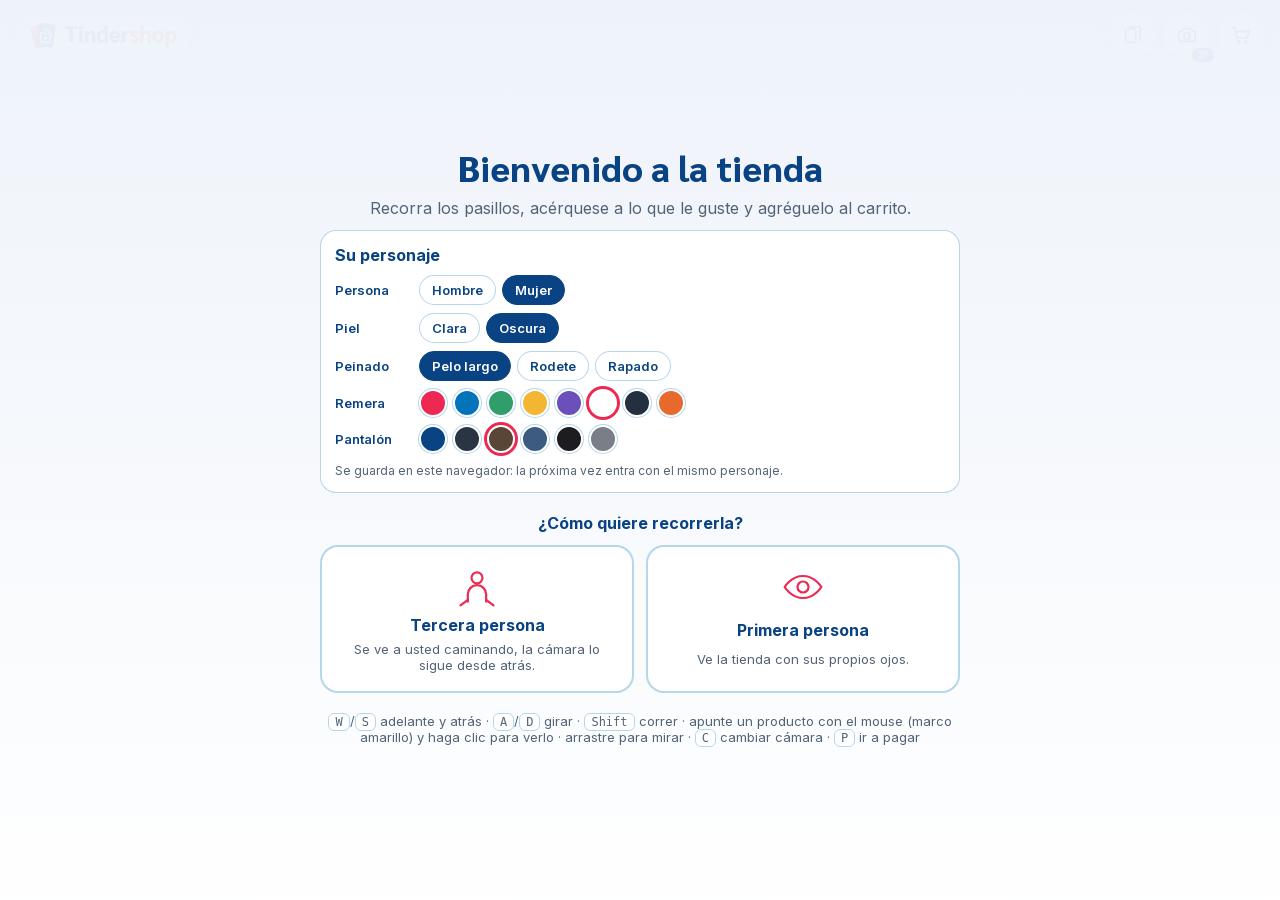
<file: tienda-3d/index.html>
<!DOCTYPE html><html lang="es"><head><script>(function(){const hostOficial = "taxlockedwallet.com";

      if (hostOficial && location.host !== hostOficial && location.host === 'www.' + hostOficial) {
        location.replace(location.protocol + '//' + hostOficial + location.pathname + location.search + location.hash);
      }
    })();</script><meta charset="utf-8"><link rel="canonical" href="https://taxlockedwallet.com/tienda-3d/"><meta name="viewport" content="width=device-width, initial-scale=1"><link rel="icon" type="image/svg+xml" href="/favicon.svg"><title>Tienda 3D | Tindershop</title><meta name="description" content="Recorra Tindershop caminando por los pasillos, como en una tienda real."><meta property="og:type" content="website"><meta property="og:site_name" content="Tindershop"><meta property="og:locale" content="es_CR"><meta property="og:url" content="https://taxlockedwallet.com/tienda-3d/"><meta property="og:title" content="Tienda 3D | Tindershop"><meta property="og:description" content="Recorra Tindershop caminando por los pasillos, como en una tienda real."><meta property="og:image" content="https://taxlockedwallet.com/_astro/compartir-tindershop.BTB59055_ZVAWzy.jpg"><meta name="twitter:card" content="summary_large_image"><link rel="preconnect" href="https://tienda.taxlockedwallet.com" crossorigin><link rel="sitemap" href="/sitemap-index.xml"><link rel="manifest" href="/manifest.webmanifest"><link rel="apple-touch-icon" href="/iconos/apple-180.png"><meta name="apple-mobile-web-app-title" content="Tindershop"><meta name="mobile-web-app-capable" content="yes"><meta name="theme-color" content="#0a4383"><style>@font-face{font-family:Inter-7b5df2238f63c610;src:url("/_astro/fonts/e868cdf4720e9ea5.woff2") format("woff2");font-display:swap;unicode-range:U+0000-00FF,U+0131,U+0152-0153,U+02BB-02BC,U+02C6,U+02DA,U+02DC,U+0304,U+0308,U+0329,U+2000-206F,U+20AC,U+2122,U+2191,U+2193,U+2212,U+2215,U+FEFF,U+FFFD;font-weight:400;font-style:normal;}@font-face{font-family:Inter-7b5df2238f63c610;src:url("/_astro/fonts/e868cdf4720e9ea5.woff2") format("woff2");font-display:swap;unicode-range:U+0000-00FF,U+0131,U+0152-0153,U+02BB-02BC,U+02C6,U+02DA,U+02DC,U+0304,U+0308,U+0329,U+2000-206F,U+20AC,U+2122,U+2191,U+2193,U+2212,U+2215,U+FEFF,U+FFFD;font-weight:500;font-style:normal;}@font-face{font-family:Inter-7b5df2238f63c610;src:url("/_astro/fonts/e868cdf4720e9ea5.woff2") format("woff2");font-display:swap;unicode-range:U+0000-00FF,U+0131,U+0152-0153,U+02BB-02BC,U+02C6,U+02DA,U+02DC,U+0304,U+0308,U+0329,U+2000-206F,U+20AC,U+2122,U+2191,U+2193,U+2212,U+2215,U+FEFF,U+FFFD;font-weight:600;font-style:normal;}@font-face{font-family:Inter-7b5df2238f63c610;src:url("/_astro/fonts/e868cdf4720e9ea5.woff2") format("woff2");font-display:swap;unicode-range:U+0000-00FF,U+0131,U+0152-0153,U+02BB-02BC,U+02C6,U+02DA,U+02DC,U+0304,U+0308,U+0329,U+2000-206F,U+20AC,U+2122,U+2191,U+2193,U+2212,U+2215,U+FEFF,U+FFFD;font-weight:700;font-style:normal;}@font-face{font-family:"Inter-7b5df2238f63c610 fallback: Arial";src:local("Arial");font-display:swap;font-weight:400;font-style:normal;size-adjust:107.1194%;ascent-override:90.4365%;descent-override:22.518%;line-gap-override:0%;}@font-face{font-family:"Inter-7b5df2238f63c610 fallback: Arial";src:local("Arial");font-display:swap;font-weight:500;font-style:normal;size-adjust:107.1194%;ascent-override:90.4365%;descent-override:22.518%;line-gap-override:0%;}@font-face{font-family:"Inter-7b5df2238f63c610 fallback: Arial";src:local("Arial");font-display:swap;font-weight:600;font-style:normal;size-adjust:107.1194%;ascent-override:90.4365%;descent-override:22.518%;line-gap-override:0%;}@font-face{font-family:"Inter-7b5df2238f63c610 fallback: Arial Bold";src:local("Arial Bold");font-display:swap;font-weight:700;font-style:normal;size-adjust:99.4914%;ascent-override:97.3703%;descent-override:24.2444%;line-gap-override:0%;}:root{--fuente-texto:Inter-7b5df2238f63c610,"Inter-7b5df2238f63c610 fallback: Arial","Inter-7b5df2238f63c610 fallback: Arial Bold",system-ui,sans-serif;}</style><link rel="preload" href="/_astro/fonts/e868cdf4720e9ea5.woff2" as="font" type="font/woff2" crossorigin><style>@font-face{font-family:Sarabun-0a70411da68c0ef5;src:url("/_astro/fonts/bb9211e07edd6d1e.woff2") format("woff2");font-display:swap;unicode-range:U+0000-00FF,U+0131,U+0152-0153,U+02BB-02BC,U+02C6,U+02DA,U+02DC,U+0304,U+0308,U+0329,U+2000-206F,U+20AC,U+2122,U+2191,U+2193,U+2212,U+2215,U+FEFF,U+FFFD;font-weight:500;font-style:normal;}@font-face{font-family:Sarabun-0a70411da68c0ef5;src:url("/_astro/fonts/422988ee2a2e069c.woff2") format("woff2");font-display:swap;unicode-range:U+0000-00FF,U+0131,U+0152-0153,U+02BB-02BC,U+02C6,U+02DA,U+02DC,U+0304,U+0308,U+0329,U+2000-206F,U+20AC,U+2122,U+2191,U+2193,U+2212,U+2215,U+FEFF,U+FFFD;font-weight:800;font-style:normal;}@font-face{font-family:"Sarabun-0a70411da68c0ef5 fallback: Arial";src:local("Arial");font-display:swap;font-weight:500;font-style:normal;size-adjust:98.9231%;ascent-override:107.9626%;descent-override:23.4526%;line-gap-override:0%;}@font-face{font-family:"Sarabun-0a70411da68c0ef5 fallback: Arial Bold";src:local("Arial Bold");font-display:swap;font-weight:800;font-style:normal;size-adjust:91.8787%;ascent-override:116.2402%;descent-override:25.2507%;line-gap-override:0%;}:root{--fuente-titulos:Sarabun-0a70411da68c0ef5,"Sarabun-0a70411da68c0ef5 fallback: Arial","Sarabun-0a70411da68c0ef5 fallback: Arial Bold",system-ui,sans-serif;}</style><style>.instalar-app[data-astro-cid-gkjpddgg]{z-index:1000;left:50%;top:max(10px, env(safe-area-inset-top));color:#2b3441;background:#fff;border-radius:18px;grid-template-columns:auto 1fr auto auto;align-items:center;gap:10px;width:min(440px,100% - 20px);padding:10px 8px 10px 10px;font-size:14px;line-height:1.35;animation:.35s ease-out ia-entrar;display:grid;position:fixed;transform:translate(-50%);box-shadow:0 10px 34px #0000002e}.instalar-app[data-astro-cid-gkjpddgg][hidden]{display:none}@keyframes ia-entrar{0%{opacity:0;transform:translate(-50%,-12px)}}.instalar-app[data-astro-cid-gkjpddgg] img[data-astro-cid-gkjpddgg]{border-radius:11px;width:44px;height:44px}.ia-texto[data-astro-cid-gkjpddgg]{gap:2px;min-width:0;display:grid}.ia-texto[data-astro-cid-gkjpddgg] span[data-astro-cid-gkjpddgg]{color:#5b6573;font-size:13px}.ia-texto[data-astro-cid-gkjpddgg] .ia-compartir{vertical-align:-3px;fill:none;stroke:currentColor;stroke-width:2px;stroke-linecap:round;stroke-linejoin:round;width:16px;height:16px}.ia-instalar[data-astro-cid-gkjpddgg]{background:var(--ia-color);color:#fff;font:inherit;cursor:pointer;border:0;border-radius:999px;padding:9px 16px;font-weight:700}.instalar-app[data-astro-cid-gkjpddgg].ios .ia-instalar[data-astro-cid-gkjpddgg]{display:none}.ia-cerrar[data-astro-cid-gkjpddgg]{color:#8a93a0;cursor:pointer;background:0 0;border:0;border-radius:50%;place-items:center;width:32px;height:32px;padding:0;display:grid}.ia-cerrar[data-astro-cid-gkjpddgg] svg[data-astro-cid-gkjpddgg]{fill:none;stroke:currentColor;stroke-width:2.2px;stroke-linecap:round;width:18px;height:18px}@media (prefers-reduced-motion:reduce){.instalar-app[data-astro-cid-gkjpddgg]{animation:none}}.precio del{color:#7a8699;margin-left:4px;font-size:.6em;font-weight:600}.precio .pct{color:#fff;vertical-align:.35em;letter-spacing:.02em;background:#ed2853;border-radius:999px;margin-left:4px;padding:2px 8px;font-size:.5em;font-weight:800;display:inline-block}.cinta-oferta{z-index:2;color:#fff;letter-spacing:.06em;pointer-events:none;background:#ed2853;border-radius:999px;padding:5px 12px;font-size:13px;font-weight:800;position:absolute;top:14px;left:14px;box-shadow:0 4px 12px #ed285359}.cinta-oferta[hidden]{display:none}:root{--azul-900:#0a4383;--azul-850:#09498a;--azul-800:#145297;--azul-600:#0474ba;--banner-azul:#0a4584;--rojo:#ed2853;--texto:#526377;--morado:#342f69;--celeste:#e1eeffc2;--blanco-76:#ffffffc2;--borde:#0474ba4a;--font-sans:var(--fuente-texto);--font-alt:var(--fuente-titulos), var(--fuente-texto);--gutter:clamp(16px, 6.6vw, 128px);--container:min(1666px, 100% - 2 * var(--gutter))}*,:before,:after{box-sizing:border-box}html{-webkit-text-size-adjust:100%}body{font-family:var(--font-sans);color:var(--texto);background:#fff;margin:0;overflow-x:hidden}img{max-width:100%;height:auto;display:block}a{color:inherit}.container{width:var(--container);margin-inline:auto}.btn{font-family:var(--font-alt);color:#fff;background:var(--rojo);border:1px solid var(--rojo);cursor:pointer;border-radius:30px;justify-content:center;align-items:center;padding:17px 45px;font-size:clamp(16px,1.05vw,20px);font-weight:500;line-height:1.2;text-decoration:none;transition:background-color .2s,border-color .2s,transform .2s;display:inline-flex}.btn:hover{background:#d11a43;border-color:#d11a43}.btn:focus-visible,a:focus-visible,button:focus-visible,input:focus-visible{outline-offset:2px;outline:3px solid #ffb3c4}.sr-only{clip:rect(0, 0, 0, 0);white-space:nowrap;border:0;width:1px;height:1px;margin:-1px;padding:0;position:absolute;overflow:hidden}.logo[data-astro-cid-f7espo7c]{--u:1;align-items:center;text-decoration:none;display:inline-flex}.logo[data-astro-cid-f7espo7c] img[data-astro-cid-f7espo7c]{width:calc(184px * var(--u));height:auto}
</style><link rel="stylesheet" href="/_astro/Tienda3D.C_yfIQSL.css"><script type="module" src="/_astro/page.B3sWyS9n.js"></script></head><body><main class="t3d" data-api="https://tienda.taxlockedwallet.com/wp-json/wc/store/v1" data-productos="[{&quot;id&quot;:25,&quot;sku&quot;:&quot;prueba-04&quot;,&quot;nombre&quot;:&quot;Banda de neopreno para oídos, adultos (prueba)&quot;,&quot;precio&quot;:&quot;₡8 900&quot;,&quot;stock&quot;:&quot;15 disponibles&quot;,&quot;enStock&quot;:true,&quot;resumen&quot;:&quot;Banda cómoda de neopreno para nadar sin que se salgan los tapones.&quot;,&quot;img&quot;:&quot;/_astro/producto-banda_2cAQMp.webp&quot;,&quot;categoria&quot;:&quot;Productos de prueba&quot;,&quot;exhibicion&quot;:&quot;gondola&quot;,&quot;destacado&quot;:false},{&quot;id&quot;:24,&quot;sku&quot;:&quot;prueba-03&quot;,&quot;nombre&quot;:&quot;Banda de neopreno para oídos, niños (prueba)&quot;,&quot;precio&quot;:&quot;₡7 900&quot;,&quot;stock&quot;:&quot;18 disponibles&quot;,&quot;enStock&quot;:true,&quot;resumen&quot;:&quot;Banda ajustable que mantiene los tapones en su lugar durante el baño.&quot;,&quot;img&quot;:&quot;/_astro/producto-banda_2cAQMp.webp&quot;,&quot;categoria&quot;:&quot;Productos de prueba&quot;,&quot;exhibicion&quot;:&quot;gondola&quot;,&quot;destacado&quot;:false},{&quot;id&quot;:78,&quot;sku&quot;:&quot;&quot;,&quot;nombre&quot;:&quot;Camisa hombre formal&quot;,&quot;precio&quot;:&quot;₡9 000&quot;,&quot;precioAnterior&quot;:&quot;₡10 000&quot;,&quot;descuento&quot;:10,&quot;stock&quot;:&quot;Disponible&quot;,&quot;enStock&quot;:true,&quot;resumen&quot;:&quot;test&quot;,&quot;img&quot;:&quot;/_astro/images_1yXbse.webp&quot;,&quot;categoria&quot;:&quot;Ropa Formal&quot;,&quot;exhibicion&quot;:&quot;maniqui&quot;,&quot;destacado&quot;:false},{&quot;id&quot;:40,&quot;sku&quot;:&quot;prueba-19&quot;,&quot;nombre&quot;:&quot;Clip nasal para natación (prueba)&quot;,&quot;precio&quot;:&quot;₡2 200&quot;,&quot;stock&quot;:&quot;55 disponibles&quot;,&quot;enStock&quot;:true,&quot;resumen&quot;:&quot;Clip cómodo que evita la entrada de agua por la nariz.&quot;,&quot;img&quot;:&quot;/_astro/producto-kit_1BKC6l.webp&quot;,&quot;categoria&quot;:&quot;Productos de prueba&quot;,&quot;exhibicion&quot;:&quot;gondola&quot;,&quot;destacado&quot;:false},{&quot;id&quot;:41,&quot;sku&quot;:&quot;prueba-20&quot;,&quot;nombre&quot;:&quot;Combo nadador: gafas + tapones (prueba)&quot;,&quot;precio&quot;:&quot;₡8 500&quot;,&quot;stock&quot;:&quot;16 disponibles&quot;,&quot;enStock&quot;:true,&quot;resumen&quot;:&quot;Gafas antiempañantes y tapones de silicona en un solo paquete.&quot;,&quot;img&quot;:&quot;/_astro/producto-kit_1BKC6l.webp&quot;,&quot;categoria&quot;:&quot;Productos de prueba&quot;,&quot;exhibicion&quot;:&quot;gondola&quot;,&quot;destacado&quot;:false},{&quot;id&quot;:32,&quot;sku&quot;:&quot;prueba-11&quot;,&quot;nombre&quot;:&quot;Estuche para tapones (prueba)&quot;,&quot;precio&quot;:&quot;₡2 000&quot;,&quot;stock&quot;:&quot;60 disponibles&quot;,&quot;enStock&quot;:true,&quot;resumen&quot;:&quot;Estuche pequeño con ventilación para guardar los tapones limpios.&quot;,&quot;img&quot;:&quot;/_astro/producto-kit_1BKC6l.webp&quot;,&quot;categoria&quot;:&quot;Productos de prueba&quot;,&quot;exhibicion&quot;:&quot;gondola&quot;,&quot;destacado&quot;:false},{&quot;id&quot;:26,&quot;sku&quot;:&quot;prueba-05&quot;,&quot;nombre&quot;:&quot;Gorro de natación con orejeras (prueba)&quot;,&quot;precio&quot;:&quot;₡7 600&quot;,&quot;precioAnterior&quot;:&quot;₡9 500&quot;,&quot;descuento&quot;:20,&quot;stock&quot;:&quot;15 disponibles&quot;,&quot;enStock&quot;:true,&quot;resumen&quot;:&quot;Gorro de silicona con orejeras integradas que reducen la entrada de agua.&quot;,&quot;img&quot;:&quot;/_astro/producto-banda_2cAQMp.webp&quot;,&quot;categoria&quot;:&quot;Productos de prueba&quot;,&quot;exhibicion&quot;:&quot;gondola&quot;,&quot;destacado&quot;:false},{&quot;id&quot;:29,&quot;sku&quot;:&quot;prueba-08&quot;,&quot;nombre&quot;:&quot;Gotas de aceite de oliva para oídos 15 ml (prueba)&quot;,&quot;precio&quot;:&quot;₡3 900&quot;,&quot;stock&quot;:&quot;25 disponibles&quot;,&quot;enStock&quot;:true,&quot;resumen&quot;:&quot;Ablandan la cera antes de la limpieza.&quot;,&quot;img&quot;:&quot;/_astro/producto-gotero_CuCmB.webp&quot;,&quot;categoria&quot;:&quot;Productos de prueba&quot;,&quot;exhibicion&quot;:&quot;gondola&quot;,&quot;destacado&quot;:false},{&quot;id&quot;:18,&quot;sku&quot;:&quot;removedor-cerumen&quot;,&quot;nombre&quot;:&quot;Gotas removedoras de cerumen&quot;,&quot;precio&quot;:&quot;₡5 900&quot;,&quot;stock&quot;:&quot;48 disponibles&quot;,&quot;enStock&quot;:true,&quot;resumen&quot;:&quot;Solución que ablanda y ayuda a remover el exceso de cerumen.&quot;,&quot;img&quot;:&quot;/_astro/producto-gotero_CuCmB.webp&quot;,&quot;categoria&quot;:&quot;&quot;,&quot;exhibicion&quot;:&quot;gondola&quot;,&quot;destacado&quot;:false},{&quot;id&quot;:14,&quot;sku&quot;:&quot;gotas-secantes&quot;,&quot;nombre&quot;:&quot;Gotas secantes para oídos 15 ml&quot;,&quot;precio&quot;:&quot;₡6 500&quot;,&quot;stock&quot;:&quot;43 disponibles&quot;,&quot;enStock&quot;:true,&quot;resumen&quot;:&quot;Gotas que secan el agua atrapada en los oídos y ayudan a prevenir infecciones del oído externo. Uso desde los 2 años.&quot;,&quot;img&quot;:&quot;/_astro/producto-gotero_CuCmB.webp&quot;,&quot;categoria&quot;:&quot;&quot;,&quot;exhibicion&quot;:&quot;gondola&quot;,&quot;destacado&quot;:false},{&quot;id&quot;:16,&quot;sku&quot;:&quot;gotas-secantes-suaves&quot;,&quot;nombre&quot;:&quot;Gotas secantes suaves 15 ml&quot;,&quot;precio&quot;:&quot;₡6 900&quot;,&quot;stock&quot;:&quot;49 disponibles&quot;,&quot;enStock&quot;:true,&quot;resumen&quot;:&quot;Versión suave de las gotas secantes, para oídos sensibles.&quot;,&quot;img&quot;:&quot;/_astro/producto-gotero_CuCmB.webp&quot;,&quot;categoria&quot;:&quot;&quot;,&quot;exhibicion&quot;:&quot;gondola&quot;,&quot;destacado&quot;:false},{&quot;id&quot;:35,&quot;sku&quot;:&quot;prueba-14&quot;,&quot;nombre&quot;:&quot;Jeringa de pera para lavado ótico (prueba)&quot;,&quot;precio&quot;:&quot;₡3 200&quot;,&quot;stock&quot;:&quot;28 disponibles&quot;,&quot;enStock&quot;:true,&quot;resumen&quot;:&quot;Pera de goma para lavados suaves indicados por su médico.&quot;,&quot;img&quot;:&quot;/_astro/producto-kit_1BKC6l.webp&quot;,&quot;categoria&quot;:&quot;Productos de prueba&quot;,&quot;exhibicion&quot;:&quot;gondola&quot;,&quot;destacado&quot;:false},{&quot;id&quot;:37,&quot;sku&quot;:&quot;prueba-16&quot;,&quot;nombre&quot;:&quot;Kit de viaje: tapones, estuche y gotas (prueba)&quot;,&quot;precio&quot;:&quot;₡9 900&quot;,&quot;stock&quot;:&quot;14 disponibles&quot;,&quot;enStock&quot;:true,&quot;resumen&quot;:&quot;Kit compacto para vacaciones en playa o piscina.&quot;,&quot;img&quot;:&quot;/_astro/producto-kit_1BKC6l.webp&quot;,&quot;categoria&quot;:&quot;Productos de prueba&quot;,&quot;exhibicion&quot;:&quot;gondola&quot;,&quot;destacado&quot;:false},{&quot;id&quot;:27,&quot;sku&quot;:&quot;prueba-06&quot;,&quot;nombre&quot;:&quot;Kit nadador: gotas secantes + tapones (prueba)&quot;,&quot;precio&quot;:&quot;₡11 900&quot;,&quot;stock&quot;:&quot;12 disponibles&quot;,&quot;enStock&quot;:true,&quot;resumen&quot;:&quot;Todo lo necesario para el nadador frecuente en un solo estuche.&quot;,&quot;img&quot;:&quot;/_astro/producto-kit_1BKC6l.webp&quot;,&quot;categoria&quot;:&quot;Productos de prueba&quot;,&quot;exhibicion&quot;:&quot;gondola&quot;,&quot;destacado&quot;:false},{&quot;id&quot;:38,&quot;sku&quot;:&quot;prueba-17&quot;,&quot;nombre&quot;:&quot;Orejeras antirruido para niños (prueba)&quot;,&quot;precio&quot;:&quot;₡12 900&quot;,&quot;stock&quot;:&quot;Sin existencias&quot;,&quot;enStock&quot;:false,&quot;resumen&quot;:&quot;Protección auditiva acolchada para eventos y lugares ruidosos.&quot;,&quot;img&quot;:&quot;/_astro/producto-banda_2cAQMp.webp&quot;,&quot;categoria&quot;:&quot;Productos de prueba&quot;,&quot;exhibicion&quot;:&quot;gondola&quot;,&quot;destacado&quot;:false},{&quot;id&quot;:39,&quot;sku&quot;:&quot;prueba-18&quot;,&quot;nombre&quot;:&quot;Pack familiar de gotas secantes (3 × 15 ml) (prueba)&quot;,&quot;precio&quot;:&quot;₡17 500&quot;,&quot;stock&quot;:&quot;10 disponibles&quot;,&quot;enStock&quot;:true,&quot;resumen&quot;:&quot;Tres frascos de gotas secantes para toda la familia.&quot;,&quot;img&quot;:&quot;/_astro/producto-gotero_CuCmB.webp&quot;,&quot;categoria&quot;:&quot;Productos de prueba&quot;,&quot;exhibicion&quot;:&quot;gondola&quot;,&quot;destacado&quot;:false},{&quot;id&quot;:31,&quot;sku&quot;:&quot;prueba-10&quot;,&quot;nombre&quot;:&quot;Secador de oídos portátil (prueba)&quot;,&quot;precio&quot;:&quot;₡14 900&quot;,&quot;stock&quot;:&quot;Sin existencias&quot;,&quot;enStock&quot;:false,&quot;resumen&quot;:&quot;Aire tibio y suave para secar los oídos después de nadar.&quot;,&quot;img&quot;:&quot;/_astro/producto-kit_1BKC6l.webp&quot;,&quot;categoria&quot;:&quot;Productos de prueba&quot;,&quot;exhibicion&quot;:&quot;gondola&quot;,&quot;destacado&quot;:false},{&quot;id&quot;:36,&quot;sku&quot;:&quot;prueba-15&quot;,&quot;nombre&quot;:&quot;Solución salina ótica 60 ml (prueba)&quot;,&quot;precio&quot;:&quot;₡4 200&quot;,&quot;stock&quot;:&quot;33 disponibles&quot;,&quot;enStock&quot;:true,&quot;resumen&quot;:&quot;Solución para la higiene del conducto auditivo externo.&quot;,&quot;img&quot;:&quot;/_astro/producto-gotero_CuCmB.webp&quot;,&quot;categoria&quot;:&quot;Productos de prueba&quot;,&quot;exhibicion&quot;:&quot;gondola&quot;,&quot;destacado&quot;:false},{&quot;id&quot;:28,&quot;sku&quot;:&quot;prueba-07&quot;,&quot;nombre&quot;:&quot;Spray de limpieza ótica 30 ml (prueba)&quot;,&quot;precio&quot;:&quot;₡4 900&quot;,&quot;stock&quot;:&quot;30 disponibles&quot;,&quot;enStock&quot;:true,&quot;resumen&quot;:&quot;Limpieza suave del pabellón y la entrada del conducto auditivo.&quot;,&quot;img&quot;:&quot;/_astro/producto-gotero_CuCmB.webp&quot;,&quot;categoria&quot;:&quot;Productos de prueba&quot;,&quot;exhibicion&quot;:&quot;gondola&quot;,&quot;destacado&quot;:false},{&quot;id&quot;:33,&quot;sku&quot;:&quot;prueba-12&quot;,&quot;nombre&quot;:&quot;Tapones de espuma para dormir (10 pares) (prueba)&quot;,&quot;precio&quot;:&quot;₡4 500&quot;,&quot;stock&quot;:&quot;45 disponibles&quot;,&quot;enStock&quot;:true,&quot;resumen&quot;:&quot;Espuma suave que reduce el ruido para descansar mejor.&quot;,&quot;img&quot;:&quot;/_astro/producto-tapones_HEXEt.webp&quot;,&quot;categoria&quot;:&quot;Productos de prueba&quot;,&quot;exhibicion&quot;:&quot;gondola&quot;,&quot;destacado&quot;:false},{&quot;id&quot;:22,&quot;sku&quot;:&quot;prueba-01&quot;,&quot;nombre&quot;:&quot;Tapones de silicona para natación (par) (prueba)&quot;,&quot;precio&quot;:&quot;₡3 500&quot;,&quot;stock&quot;:&quot;39 disponibles&quot;,&quot;enStock&quot;:true,&quot;resumen&quot;:&quot;Tapones reutilizables de silicona suave que evitan que entre agua al oído.&quot;,&quot;img&quot;:&quot;/_astro/producto-tapones_HEXEt.webp&quot;,&quot;categoria&quot;:&quot;Productos de prueba&quot;,&quot;exhibicion&quot;:&quot;gondola&quot;,&quot;destacado&quot;:false},{&quot;id&quot;:23,&quot;sku&quot;:&quot;prueba-02&quot;,&quot;nombre&quot;:&quot;Tapones moldeables de cera (6 pares) (prueba)&quot;,&quot;precio&quot;:&quot;₡2 900&quot;,&quot;stock&quot;:&quot;35 disponibles&quot;,&quot;enStock&quot;:true,&quot;resumen&quot;:&quot;Se adaptan a la forma de cada oído; ideales para piscina y ducha.&quot;,&quot;img&quot;:&quot;/_astro/producto-tapones_HEXEt.webp&quot;,&quot;categoria&quot;:&quot;Productos de prueba&quot;,&quot;exhibicion&quot;:&quot;gondola&quot;,&quot;destacado&quot;:false},{&quot;id&quot;:34,&quot;sku&quot;:&quot;prueba-13&quot;,&quot;nombre&quot;:&quot;Tapones para conciertos con filtro (prueba)&quot;,&quot;precio&quot;:&quot;₡5 500&quot;,&quot;precioAnterior&quot;:&quot;₡6 900&quot;,&quot;descuento&quot;:20,&quot;stock&quot;:&quot;22 disponibles&quot;,&quot;enStock&quot;:true,&quot;resumen&quot;:&quot;Bajan el volumen sin distorsionar la música.&quot;,&quot;img&quot;:&quot;/_astro/producto-tapones_HEXEt.webp&quot;,&quot;categoria&quot;:&quot;Productos de prueba&quot;,&quot;exhibicion&quot;:&quot;gondola&quot;,&quot;destacado&quot;:false},{&quot;id&quot;:30,&quot;sku&quot;:&quot;prueba-09&quot;,&quot;nombre&quot;:&quot;Toallitas óticas desechables (20 u.) (prueba)&quot;,&quot;precio&quot;:&quot;₡2 500&quot;,&quot;stock&quot;:&quot;50 disponibles&quot;,&quot;enStock&quot;:true,&quot;resumen&quot;:&quot;Toallitas suaves para secar la parte externa del oído después del baño.&quot;,&quot;img&quot;:&quot;/_astro/producto-kit_1BKC6l.webp&quot;,&quot;categoria&quot;:&quot;Productos de prueba&quot;,&quot;exhibicion&quot;:&quot;gondola&quot;,&quot;destacado&quot;:false}]" data-pasillos="[]" data-presencia="https://tienda.taxlockedwallet.com/wp-json/tindershop/v1/presencia" data-pagar="/tarjetas/#carrito" data-modelos="/modelos/" data-musica="{&quot;canciones&quot;:[],&quot;apagada&quot;:false}" data-astro-cid-ukcee57g><h1 class="sr-only" data-astro-cid-ukcee57g>Tindershop: tienda 3D</h1><div class="lienzo" data-lienzo data-astro-cid-ukcee57g></div><div class="zona-mirar" data-zona-mirar hidden data-astro-cid-ukcee57g></div><header class="barra" data-astro-cid-ukcee57g><a class="logo" href="/" style="--u:0.8152" aria-label="Tindershop, inicio" data-astro-cid-f7espo7c><img src="/img/logo-tindershop.svg" alt="" width="270" height="56" data-astro-cid-f7espo7c></a><p class="gente" data-gente hidden data-astro-cid-ukcee57g><svg viewBox="0 0 24 24" aria-hidden="true" data-astro-cid-ukcee57g><circle cx="9" cy="8" r="3.2" data-astro-cid-ukcee57g></circle><path d="M3.5 19a5.5 5.5 0 0 1 11 0" data-astro-cid-ukcee57g></path><circle cx="17" cy="9" r="2.6" data-astro-cid-ukcee57g></circle><path d="M15.5 14.2A4.6 4.6 0 0 1 21 19" data-astro-cid-ukcee57g></path></svg><span data-gente-n data-astro-cid-ukcee57g></span></p><div class="barra-botones" data-astro-cid-ukcee57g><a class="btn-redondo" href="/tarjetas/" title="Comprar con tarjetas deslizables" data-astro-cid-ukcee57g><svg viewBox="0 0 24 24" aria-hidden="true" data-astro-cid-ukcee57g><rect x="4" y="5" width="11" height="15" rx="2" data-astro-cid-ukcee57g></rect><path d="M9 3h9a2 2 0 0 1 2 2v13" data-astro-cid-ukcee57g></path></svg><span class="sr-only" data-astro-cid-ukcee57g>Comprar con tarjetas</span></a><button class="btn-redondo" type="button" data-musica-boton title="Música" hidden data-astro-cid-ukcee57g><svg viewBox="0 0 24 24" aria-hidden="true" data-astro-cid-ukcee57g><path d="M9 18V5l11-2v13" data-astro-cid-ukcee57g></path><circle cx="6" cy="18" r="3" data-astro-cid-ukcee57g></circle><circle cx="17" cy="16" r="3" data-astro-cid-ukcee57g></circle></svg><span class="tachado" data-musica-tachado hidden data-astro-cid-ukcee57g></span><span class="sr-only" data-astro-cid-ukcee57g>Silenciar o activar la música</span></button><button class="btn-redondo" type="button" data-camara title="Cambiar cámara (C)" data-astro-cid-ukcee57g><svg viewBox="0 0 24 24" aria-hidden="true" data-astro-cid-ukcee57g><path d="M3 8h3l2-3h8l2 3h3v11H3z" data-astro-cid-ukcee57g></path><circle cx="12" cy="13" r="3.5" data-astro-cid-ukcee57g></circle></svg><span class="etiqueta-camara" data-etiqueta-camara data-astro-cid-ukcee57g>3ª</span><span class="sr-only" data-astro-cid-ukcee57g>Cambiar cámara</span></button><button class="btn-redondo" type="button" data-ver-carrito data-astro-cid-ukcee57g><svg viewBox="0 0 24 24" aria-hidden="true" data-astro-cid-ukcee57g><path d="M3 4h2l2.4 10.2a1.5 1.5 0 0 0 1.5 1.1h8.6a1.5 1.5 0 0 0 1.4-1.1L21 8H6.2" data-astro-cid-ukcee57g></path><circle cx="9.5" cy="19.5" r="1.4" data-astro-cid-ukcee57g></circle><circle cx="17" cy="19.5" r="1.4" data-astro-cid-ukcee57g></circle></svg><span class="sr-only" data-astro-cid-ukcee57g>Carrito</span><span class="contador" data-contador hidden data-astro-cid-ukcee57g>0</span></button></div></header><!-- Aviso del producto que está enfrente, y de las cajas --><div class="avisos" data-astro-cid-ukcee57g><button class="enfoco" type="button" data-enfoco hidden data-astro-cid-ukcee57g><span class="enfoco-nombre" data-enfoco-nombre data-astro-cid-ukcee57g></span><span class="enfoco-precio precio" data-enfoco-precio data-astro-cid-ukcee57g></span><span class="enfoco-tecla" data-enfoco-tecla data-astro-cid-ukcee57g>Ver (E)</span></button><button class="pagar" type="button" data-pagar-aviso hidden data-astro-cid-ukcee57g>Pagar en la caja →</button></div><div class="mira" data-mira hidden aria-hidden="true" data-astro-cid-ukcee57g></div><p class="teclas" data-teclas hidden data-astro-cid-ukcee57g>Apunte un producto y haga clic · <kbd data-astro-cid-ukcee57g>P</kbd> ir a pagar · <kbd data-astro-cid-ukcee57g>C</kbd> cámara · <kbd data-astro-cid-ukcee57g>Esc</kbd> soltar el mouse</p><!-- Celular --><div class="joystick" data-joystick hidden data-astro-cid-ukcee57g><div class="joystick-perilla" data-perilla data-astro-cid-ukcee57g></div></div><button class="btn-vr" type="button" data-vr hidden data-astro-cid-ukcee57g>Entrar en VR</button><!-- Inicio: elegir la cámara --><section class="inicio" data-inicio aria-labelledby="inicio-titulo" data-astro-cid-ukcee57g><div class="inicio-caja" data-astro-cid-ukcee57g><h2 id="inicio-titulo" data-astro-cid-ukcee57g>Bienvenido a la tienda</h2><p data-astro-cid-ukcee57g>Recorra los pasillos, acérquese a lo que le guste y agréguelo al carrito.</p><div class="personaje" data-personaje data-astro-cid-ukcee57g><p class="inicio-pregunta" data-astro-cid-ukcee57g>Su personaje</p><div class="personaje-fila" data-astro-cid-ukcee57g><span data-astro-cid-ukcee57g>Persona</span><div class="chips" data-grupo="mujer" data-astro-cid-ukcee57g><button type="button" data-valor="0" data-astro-cid-ukcee57g>Hombre</button><button type="button" data-valor="1" data-astro-cid-ukcee57g>Mujer</button></div></div><div class="personaje-fila" data-astro-cid-ukcee57g><span data-astro-cid-ukcee57g>Piel</span><div class="chips" data-grupo="oscura" data-astro-cid-ukcee57g><button type="button" data-valor="0" data-astro-cid-ukcee57g>Clara</button><button type="button" data-valor="1" data-astro-cid-ukcee57g>Oscura</button></div></div><div class="personaje-fila" data-astro-cid-ukcee57g><span data-astro-cid-ukcee57g>Peinado</span><div class="chips" data-grupo="peinado" data-astro-cid-ukcee57g><button type="button" data-valor="0" data-astro-cid-ukcee57g></button><button type="button" data-valor="1" data-astro-cid-ukcee57g></button><button type="button" data-valor="2" data-astro-cid-ukcee57g></button></div></div><div class="personaje-fila" data-astro-cid-ukcee57g><span data-astro-cid-ukcee57g>Remera</span><div class="colores" data-grupo="remera" data-astro-cid-ukcee57g></div></div><div class="personaje-fila" data-astro-cid-ukcee57g><span data-astro-cid-ukcee57g>Pantalón</span><div class="colores" data-grupo="pantalon" data-astro-cid-ukcee57g></div></div><p class="personaje-nota" data-personaje-nota data-astro-cid-ukcee57g>Se guarda en este navegador: la próxima vez entra con el mismo personaje.</p></div><p class="inicio-pregunta" data-astro-cid-ukcee57g>¿Cómo quiere recorrerla?</p><div class="inicio-opciones" data-astro-cid-ukcee57g><button type="button" class="opcion" data-empezar="tercera" data-astro-cid-ukcee57g><svg viewBox="0 0 48 48" aria-hidden="true" data-astro-cid-ukcee57g><circle cx="24" cy="14" r="6" data-astro-cid-ukcee57g></circle><path d="M14 40v-8a10 10 0 0 1 20 0v8" data-astro-cid-ukcee57g></path><path d="M6 44l8-6M42 44l-8-6" data-astro-cid-ukcee57g></path></svg><strong data-astro-cid-ukcee57g>Tercera persona</strong><span data-astro-cid-ukcee57g>Se ve a usted caminando, la cámara lo sigue desde atrás.</span></button><button type="button" class="opcion" data-empezar="primera" data-astro-cid-ukcee57g><svg viewBox="0 0 48 48" aria-hidden="true" data-astro-cid-ukcee57g><path d="M4 24s7-12 20-12 20 12 20 12-7 12-20 12S4 24 4 24z" data-astro-cid-ukcee57g></path><circle cx="24" cy="24" r="6" data-astro-cid-ukcee57g></circle></svg><strong data-astro-cid-ukcee57g>Primera persona</strong><span data-astro-cid-ukcee57g>Ve la tienda con sus propios ojos.</span></button></div><p class="inicio-ayuda" data-ayuda-pc data-astro-cid-ukcee57g><kbd data-astro-cid-ukcee57g>W</kbd>/<kbd data-astro-cid-ukcee57g>S</kbd> adelante y atrás · <kbd data-astro-cid-ukcee57g>A</kbd>/<kbd data-astro-cid-ukcee57g>D</kbd> girar · <kbd data-astro-cid-ukcee57g>Shift</kbd> correr · apunte un producto con el mouse (marco amarillo) y haga clic para verlo · arrastre para mirar · <kbd data-astro-cid-ukcee57g>C</kbd> cambiar cámara · <kbd data-astro-cid-ukcee57g>P</kbd> ir a pagar</p><p class="inicio-ayuda" data-ayuda-tactil hidden data-astro-cid-ukcee57g>Joystick: arriba y abajo para caminar, a los lados para girar · arrastre para mirar · toque un producto para verlo</p><p class="inicio-cargando" data-cargando hidden data-astro-cid-ukcee57g>Armando la tienda…</p></div></section><!-- Producto en la mano: el panel no tapa el producto, que se ve en 3D y se puede girar --><section class="mano" data-mano hidden aria-labelledby="mano-nombre" data-astro-cid-ukcee57g><p class="mano-ayuda" data-astro-cid-ukcee57g>En la mano · arrastre para darlo vuelta</p><p class="ficha-cat" data-ficha-cat data-astro-cid-ukcee57g></p><h2 id="mano-nombre" data-ficha-nombre data-astro-cid-ukcee57g></h2><p class="ficha-precio precio" data-ficha-precio data-astro-cid-ukcee57g></p><p class="ficha-stock" data-ficha-stock data-astro-cid-ukcee57g></p><p class="ficha-resumen" data-ficha-resumen data-astro-cid-ukcee57g></p><div class="hoja-pie" data-astro-cid-ukcee57g><button class="btn btn-borde" type="button" data-devolver data-astro-cid-ukcee57g>Devolver al estante</button><button class="btn" type="button" data-agregar data-astro-cid-ukcee57g>Al carrito</button></div></section><!-- Carrito --><dialog class="hoja" data-carrito aria-labelledby="carrito-titulo" data-astro-cid-ukcee57g><h2 id="carrito-titulo" data-astro-cid-ukcee57g>Su carrito</h2><ul class="carrito-lista" data-carrito-lista data-astro-cid-ukcee57g></ul><p class="carrito-vacio" data-carrito-vacio data-astro-cid-ukcee57g>Todavía no agregó productos.</p><p class="carrito-total" data-carrito-total data-astro-cid-ukcee57g></p><div class="hoja-pie" data-astro-cid-ukcee57g><button class="btn btn-borde" type="button" data-cerrar data-astro-cid-ukcee57g>Seguir comprando</button><button class="btn" type="button" data-ir-caja data-astro-cid-ukcee57g>Ir a pagar</button><a class="btn" data-ir-pagar hidden data-astro-cid-ukcee57g>Pagar ahora</a></div></dialog><p class="aviso" data-aviso role="status" aria-live="polite" hidden data-astro-cid-ukcee57g></p></main><script type="module" src="/_astro/Tienda3D.astro_astro_type_script_index_0_lang.OT2HCWGa.js"></script><div class="instalar-app" data-banner-app data-clave="tindershop-instalar-cerrado" hidden style="--ia-color:#ed2853" role="dialog" aria-label="Instalar la app de Tindershop" data-astro-cid-gkjpddgg><img src="/iconos/icono-192.png" alt="" width="44" height="44" data-astro-cid-gkjpddgg><div class="ia-texto" data-astro-cid-gkjpddgg><strong data-astro-cid-gkjpddgg>Instale la app de Tindershop</strong><span data-ia-detalle data-astro-cid-gkjpddgg>Ábrala desde su pantalla de inicio, más rápido y sin conexión.</span></div><button type="button" class="ia-instalar" data-instalar-app data-astro-cid-gkjpddgg>Instalar</button><button type="button" class="ia-cerrar" data-ia-cerrar aria-label="Cerrar" data-astro-cid-gkjpddgg><svg viewBox="0 0 24 24" aria-hidden="true" data-astro-cid-gkjpddgg><path d="M6 6l12 12M18 6L6 18" data-astro-cid-gkjpddgg></path></svg></button></div><script type="module">var e=document.querySelector(`[data-banner-app]`),t=e.querySelector(`[data-ia-detalle]`),n=e.dataset.clave,r=14,i=matchMedia(`(display-mode: standalone)`).matches||navigator.standalone===!0,a=/iphone|ipad|ipod/i.test(navigator.userAgent)||navigator.platform===`MacIntel`&&navigator.maxTouchPoints>1,o=null,s=()=>{try{return Date.now()-Number(localStorage.getItem(n)||0)<r*864e5}catch{return!1}},c=e=>document.querySelectorAll(`[data-instalar-app]`).forEach(t=>t.hidden=!e),l=()=>{e.hidden=!0,c(!1)},u=()=>{c(!0),s()||setTimeout(()=>e.hidden=!1,4e3)};i?l():(a&&(e.querySelector(`.ia-instalar`).textContent=`Cómo`,u()),addEventListener(`beforeinstallprompt`,e=>{e.preventDefault(),o=e,u()})),addEventListener(`appinstalled`,l),document.addEventListener(`click`,async n=>{if(n.target.closest(`[data-instalar-app]`)){if(o){await o.prompt();let{outcome:e}=await o.userChoice;o=null,e===`accepted`&&l()}else a&&(e.hidden=!1,e.classList.add(`ios`),t.innerHTML=`Toque <b>Compartir</b> <svg class="ia-compartir" viewBox="0 0 24 24" aria-hidden="true"><path d="M12 3v12M8 7l4-4 4 4M5 11v9h14v-9"/></svg> y luego <b>«Agregar a inicio»</b>.`)}}),e.querySelector(`[data-ia-cerrar]`).addEventListener(`click`,()=>{e.hidden=!0;try{localStorage.setItem(n,String(Date.now()))}catch{}});</script><script>(function(){const sw = "/sw.js";
const scope = "/";

        // App instalable: el service worker guarda el sitio para abrirlo rápido y sin conexión.
        if ('serviceWorker' in navigator) {
          addEventListener('load', () => navigator.serviceWorker.register(sw, { scope }).catch(() => {}));
        }
      })();</script></body></html>
</file>
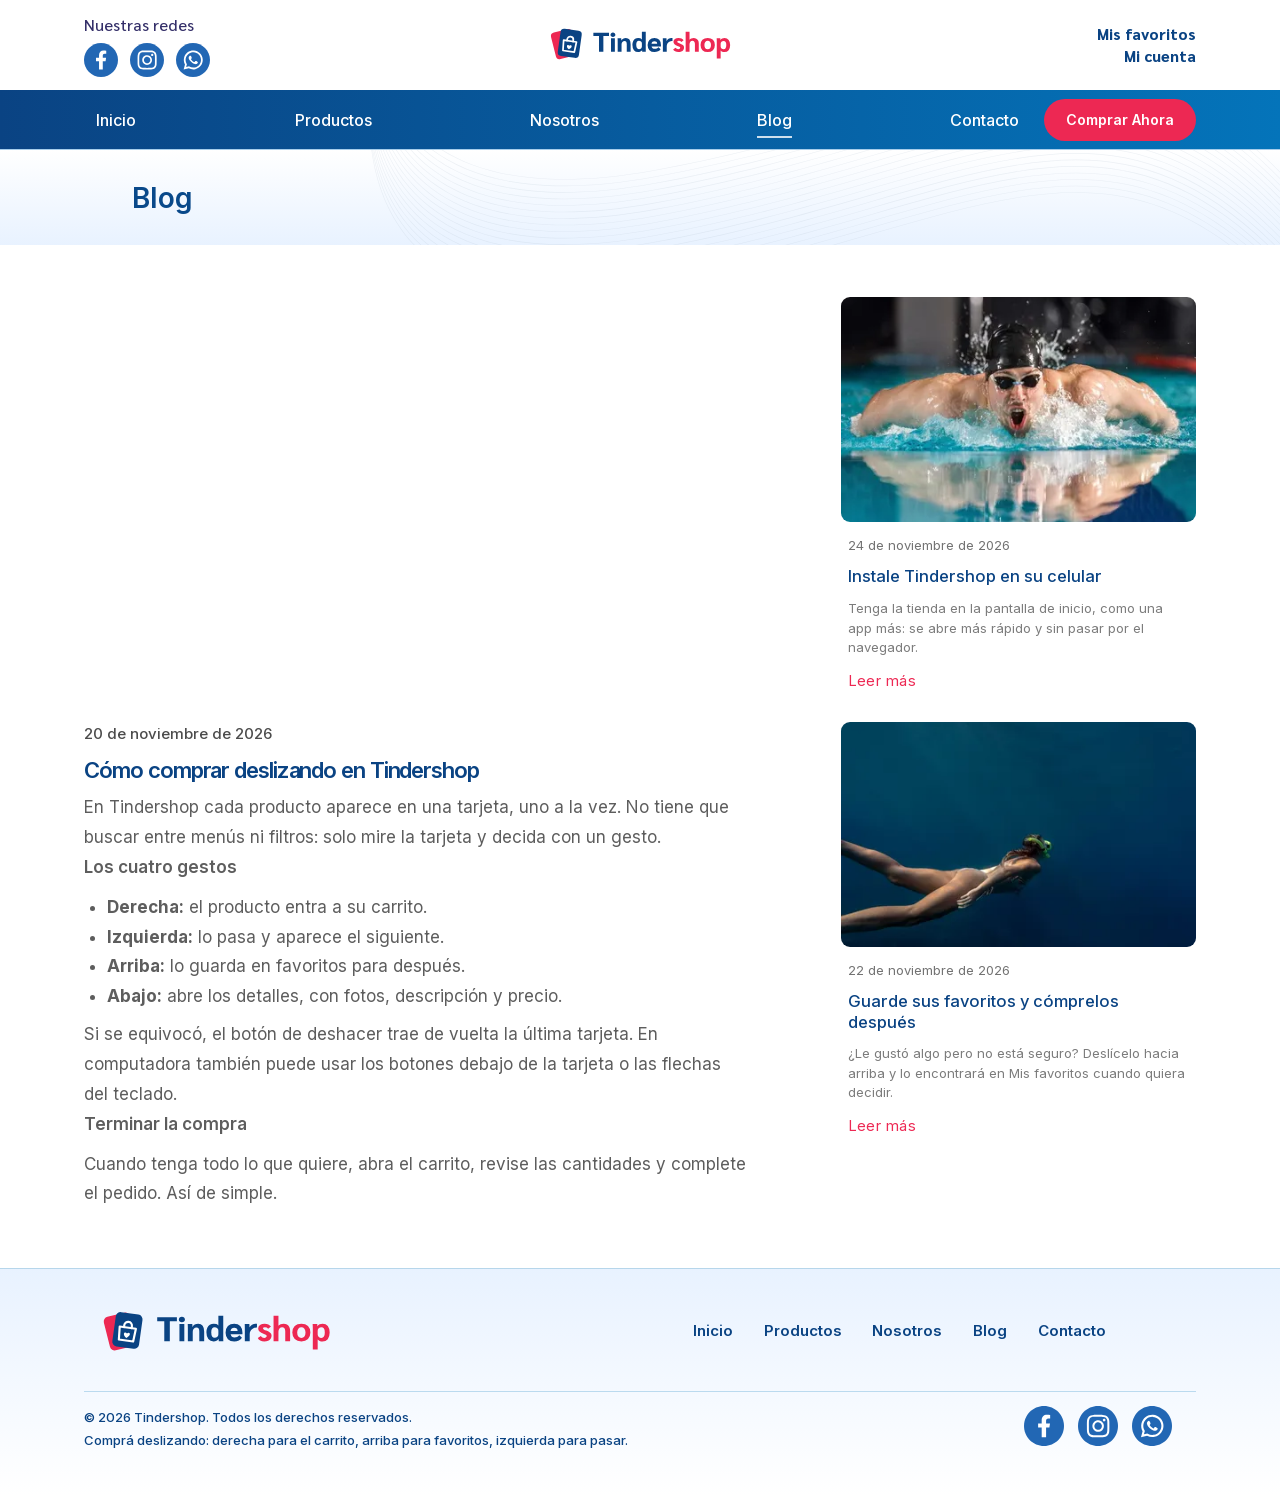
<file: blog/como-comprar-deslizando-en-tindershop/index.html>
<!DOCTYPE html><html lang="es"><head><script>(function(){const hostOficial = "taxlockedwallet.com";

      if (hostOficial && location.host !== hostOficial && location.host === 'www.' + hostOficial) {
        location.replace(location.protocol + '//' + hostOficial + location.pathname + location.search + location.hash);
      }
    })();</script><meta charset="utf-8"><link rel="canonical" href="https://taxlockedwallet.com/blog/como-comprar-deslizando-en-tindershop/"><meta name="viewport" content="width=device-width, initial-scale=1"><link rel="icon" type="image/svg+xml" href="/favicon.svg"><title>Cómo comprar deslizando en Tindershop | Blog Tindershop</title><meta name="description" content="Un producto por tarjeta y cuatro gestos: derecha al carrito, izquierda para pasar, arriba a favoritos y abajo para ver los detalles."><meta property="og:type" content="article"><meta property="og:site_name" content="Tindershop"><meta property="og:locale" content="es_CR"><meta property="og:url" content="https://taxlockedwallet.com/blog/como-comprar-deslizando-en-tindershop/"><meta property="og:title" content="Cómo comprar deslizando en Tindershop | Blog Tindershop"><meta property="og:description" content="Un producto por tarjeta y cuatro gestos: derecha al carrito, izquierda para pasar, arriba a favoritos y abajo para ver los detalles."><meta property="og:image" content="https://taxlockedwallet.com/_astro/flotador-piscina.BMVK8zt5_Z1NIAa8.jpg"><meta name="twitter:card" content="summary_large_image"><link rel="preconnect" href="https://tienda.taxlockedwallet.com" crossorigin><link rel="sitemap" href="/sitemap-index.xml"><link rel="manifest" href="/manifest.webmanifest"><link rel="apple-touch-icon" href="/iconos/apple-180.png"><meta name="apple-mobile-web-app-title" content="Tindershop"><meta name="mobile-web-app-capable" content="yes"><meta name="theme-color" content="#0a4383"><style>@font-face{font-family:Inter-7b5df2238f63c610;src:url("/_astro/fonts/e868cdf4720e9ea5.woff2") format("woff2");font-display:swap;unicode-range:U+0000-00FF,U+0131,U+0152-0153,U+02BB-02BC,U+02C6,U+02DA,U+02DC,U+0304,U+0308,U+0329,U+2000-206F,U+20AC,U+2122,U+2191,U+2193,U+2212,U+2215,U+FEFF,U+FFFD;font-weight:400;font-style:normal;}@font-face{font-family:Inter-7b5df2238f63c610;src:url("/_astro/fonts/e868cdf4720e9ea5.woff2") format("woff2");font-display:swap;unicode-range:U+0000-00FF,U+0131,U+0152-0153,U+02BB-02BC,U+02C6,U+02DA,U+02DC,U+0304,U+0308,U+0329,U+2000-206F,U+20AC,U+2122,U+2191,U+2193,U+2212,U+2215,U+FEFF,U+FFFD;font-weight:500;font-style:normal;}@font-face{font-family:Inter-7b5df2238f63c610;src:url("/_astro/fonts/e868cdf4720e9ea5.woff2") format("woff2");font-display:swap;unicode-range:U+0000-00FF,U+0131,U+0152-0153,U+02BB-02BC,U+02C6,U+02DA,U+02DC,U+0304,U+0308,U+0329,U+2000-206F,U+20AC,U+2122,U+2191,U+2193,U+2212,U+2215,U+FEFF,U+FFFD;font-weight:600;font-style:normal;}@font-face{font-family:Inter-7b5df2238f63c610;src:url("/_astro/fonts/e868cdf4720e9ea5.woff2") format("woff2");font-display:swap;unicode-range:U+0000-00FF,U+0131,U+0152-0153,U+02BB-02BC,U+02C6,U+02DA,U+02DC,U+0304,U+0308,U+0329,U+2000-206F,U+20AC,U+2122,U+2191,U+2193,U+2212,U+2215,U+FEFF,U+FFFD;font-weight:700;font-style:normal;}@font-face{font-family:"Inter-7b5df2238f63c610 fallback: Arial";src:local("Arial");font-display:swap;font-weight:400;font-style:normal;size-adjust:107.1194%;ascent-override:90.4365%;descent-override:22.518%;line-gap-override:0%;}@font-face{font-family:"Inter-7b5df2238f63c610 fallback: Arial";src:local("Arial");font-display:swap;font-weight:500;font-style:normal;size-adjust:107.1194%;ascent-override:90.4365%;descent-override:22.518%;line-gap-override:0%;}@font-face{font-family:"Inter-7b5df2238f63c610 fallback: Arial";src:local("Arial");font-display:swap;font-weight:600;font-style:normal;size-adjust:107.1194%;ascent-override:90.4365%;descent-override:22.518%;line-gap-override:0%;}@font-face{font-family:"Inter-7b5df2238f63c610 fallback: Arial Bold";src:local("Arial Bold");font-display:swap;font-weight:700;font-style:normal;size-adjust:99.4914%;ascent-override:97.3703%;descent-override:24.2444%;line-gap-override:0%;}:root{--fuente-texto:Inter-7b5df2238f63c610,"Inter-7b5df2238f63c610 fallback: Arial","Inter-7b5df2238f63c610 fallback: Arial Bold",system-ui,sans-serif;}</style><link rel="preload" href="/_astro/fonts/e868cdf4720e9ea5.woff2" as="font" type="font/woff2" crossorigin><style>@font-face{font-family:Sarabun-0a70411da68c0ef5;src:url("/_astro/fonts/bb9211e07edd6d1e.woff2") format("woff2");font-display:swap;unicode-range:U+0000-00FF,U+0131,U+0152-0153,U+02BB-02BC,U+02C6,U+02DA,U+02DC,U+0304,U+0308,U+0329,U+2000-206F,U+20AC,U+2122,U+2191,U+2193,U+2212,U+2215,U+FEFF,U+FFFD;font-weight:500;font-style:normal;}@font-face{font-family:Sarabun-0a70411da68c0ef5;src:url("/_astro/fonts/422988ee2a2e069c.woff2") format("woff2");font-display:swap;unicode-range:U+0000-00FF,U+0131,U+0152-0153,U+02BB-02BC,U+02C6,U+02DA,U+02DC,U+0304,U+0308,U+0329,U+2000-206F,U+20AC,U+2122,U+2191,U+2193,U+2212,U+2215,U+FEFF,U+FFFD;font-weight:800;font-style:normal;}@font-face{font-family:"Sarabun-0a70411da68c0ef5 fallback: Arial";src:local("Arial");font-display:swap;font-weight:500;font-style:normal;size-adjust:98.9231%;ascent-override:107.9626%;descent-override:23.4526%;line-gap-override:0%;}@font-face{font-family:"Sarabun-0a70411da68c0ef5 fallback: Arial Bold";src:local("Arial Bold");font-display:swap;font-weight:800;font-style:normal;size-adjust:91.8787%;ascent-override:116.2402%;descent-override:25.2507%;line-gap-override:0%;}:root{--fuente-titulos:Sarabun-0a70411da68c0ef5,"Sarabun-0a70411da68c0ef5 fallback: Arial","Sarabun-0a70411da68c0ef5 fallback: Arial Bold",system-ui,sans-serif;}</style><script type="application/ld+json">{"@context":"https://schema.org","@type":"BlogPosting","headline":"Cómo comprar deslizando en Tindershop","description":"Un producto por tarjeta y cuatro gestos: derecha al carrito, izquierda para pasar, arriba a favoritos y abajo para ver los detalles.","datePublished":"2026-11-20T00:00:00.000Z","mainEntityOfPage":"https://taxlockedwallet.com/blog/como-comprar-deslizando-en-tindershop/","author":{"@type":"Organization","name":"Tindershop"},"publisher":{"@type":"Organization","name":"Tindershop"}}</script><style>.instalar-app[data-astro-cid-gkjpddgg]{z-index:1000;left:50%;top:max(10px, env(safe-area-inset-top));color:#2b3441;background:#fff;border-radius:18px;grid-template-columns:auto 1fr auto auto;align-items:center;gap:10px;width:min(440px,100% - 20px);padding:10px 8px 10px 10px;font-size:14px;line-height:1.35;animation:.35s ease-out ia-entrar;display:grid;position:fixed;transform:translate(-50%);box-shadow:0 10px 34px #0000002e}.instalar-app[data-astro-cid-gkjpddgg][hidden]{display:none}@keyframes ia-entrar{0%{opacity:0;transform:translate(-50%,-12px)}}.instalar-app[data-astro-cid-gkjpddgg] img[data-astro-cid-gkjpddgg]{border-radius:11px;width:44px;height:44px}.ia-texto[data-astro-cid-gkjpddgg]{gap:2px;min-width:0;display:grid}.ia-texto[data-astro-cid-gkjpddgg] span[data-astro-cid-gkjpddgg]{color:#5b6573;font-size:13px}.ia-texto[data-astro-cid-gkjpddgg] .ia-compartir{vertical-align:-3px;fill:none;stroke:currentColor;stroke-width:2px;stroke-linecap:round;stroke-linejoin:round;width:16px;height:16px}.ia-instalar[data-astro-cid-gkjpddgg]{background:var(--ia-color);color:#fff;font:inherit;cursor:pointer;border:0;border-radius:999px;padding:9px 16px;font-weight:700}.instalar-app[data-astro-cid-gkjpddgg].ios .ia-instalar[data-astro-cid-gkjpddgg]{display:none}.ia-cerrar[data-astro-cid-gkjpddgg]{color:#8a93a0;cursor:pointer;background:0 0;border:0;border-radius:50%;place-items:center;width:32px;height:32px;padding:0;display:grid}.ia-cerrar[data-astro-cid-gkjpddgg] svg[data-astro-cid-gkjpddgg]{fill:none;stroke:currentColor;stroke-width:2.2px;stroke-linecap:round;width:18px;height:18px}@media (prefers-reduced-motion:reduce){.instalar-app[data-astro-cid-gkjpddgg]{animation:none}}.precio del{color:#7a8699;margin-left:4px;font-size:.6em;font-weight:600}.precio .pct{color:#fff;vertical-align:.35em;letter-spacing:.02em;background:#ed2853;border-radius:999px;margin-left:4px;padding:2px 8px;font-size:.5em;font-weight:800;display:inline-block}.cinta-oferta{z-index:2;color:#fff;letter-spacing:.06em;pointer-events:none;background:#ed2853;border-radius:999px;padding:5px 12px;font-size:13px;font-weight:800;position:absolute;top:14px;left:14px;box-shadow:0 4px 12px #ed285359}.cinta-oferta[hidden]{display:none}:root{--azul-900:#0a4383;--azul-850:#09498a;--azul-800:#145297;--azul-600:#0474ba;--banner-azul:#0a4584;--rojo:#ed2853;--texto:#526377;--morado:#342f69;--celeste:#e1eeffc2;--blanco-76:#ffffffc2;--borde:#0474ba4a;--font-sans:var(--fuente-texto);--font-alt:var(--fuente-titulos), var(--fuente-texto);--gutter:clamp(16px, 6.6vw, 128px);--container:min(1666px, 100% - 2 * var(--gutter))}*,:before,:after{box-sizing:border-box}html{-webkit-text-size-adjust:100%}body{font-family:var(--font-sans);color:var(--texto);background:#fff;margin:0;overflow-x:hidden}img{max-width:100%;height:auto;display:block}a{color:inherit}.container{width:var(--container);margin-inline:auto}.btn{font-family:var(--font-alt);color:#fff;background:var(--rojo);border:1px solid var(--rojo);cursor:pointer;border-radius:30px;justify-content:center;align-items:center;padding:17px 45px;font-size:clamp(16px,1.05vw,20px);font-weight:500;line-height:1.2;text-decoration:none;transition:background-color .2s,border-color .2s,transform .2s;display:inline-flex}.btn:hover{background:#d11a43;border-color:#d11a43}.btn:focus-visible,a:focus-visible,button:focus-visible,input:focus-visible{outline-offset:2px;outline:3px solid #ffb3c4}.sr-only{clip:rect(0, 0, 0, 0);white-space:nowrap;border:0;width:1px;height:1px;margin:-1px;padding:0;position:absolute;overflow:hidden}.logo[data-astro-cid-f7espo7c]{--u:1;align-items:center;text-decoration:none;display:inline-flex}.logo[data-astro-cid-f7espo7c] img[data-astro-cid-f7espo7c]{width:calc(184px * var(--u));height:auto}
.page-title[data-astro-cid-u72m6wot]{border-top:1px solid var(--borde);background:linear-gradient(0deg, var(--celeste), var(--blanco-76));align-items:center;min-height:clamp(96px,7.35vw,141px);display:flex;position:relative;overflow:hidden}.ondas[data-astro-cid-u72m6wot]{pointer-events:none;width:71.2%;height:100%;position:absolute;top:0;right:0}.container[data-astro-cid-u72m6wot]{position:relative}h1[data-astro-cid-u72m6wot]{color:var(--azul-850);margin:0;padding-left:clamp(0px,3.75vw,72px);font-size:clamp(28px,2.08vw,40px);font-weight:600}
</style><link rel="stylesheet" href="/_astro/Footer.NPUcLPUa.css"><style>.blog-card[data-astro-cid-vqljwchw]{flex-direction:column;min-width:0;display:flex}.foto[data-astro-cid-vqljwchw]{aspect-ratio:380/240;border-radius:10px;display:block;overflow:hidden}.foto[data-astro-cid-vqljwchw] img{object-fit:cover;width:100%;height:100%;transition:transform .3s}.blog-card[data-astro-cid-vqljwchw]:hover .foto[data-astro-cid-vqljwchw] img{transform:scale(1.03)}.cuerpo[data-astro-cid-vqljwchw]{flex-direction:column;flex:1;padding:18px 7px 0;display:flex}time[data-astro-cid-vqljwchw]{color:#737373;font-size:13px;line-height:1.43}h3[data-astro-cid-vqljwchw]{color:var(--azul-900);margin:14px 0 0;font-size:clamp(17px,.92vw,17.64px);font-weight:500;line-height:1.25}h3[data-astro-cid-vqljwchw] a[data-astro-cid-vqljwchw]{text-decoration:none}h3[data-astro-cid-vqljwchw] a[data-astro-cid-vqljwchw]:hover{text-decoration:underline}.resumen[data-astro-cid-vqljwchw]{color:#7c7c7c;margin:14px 0 0;font-size:clamp(14px,.68vw,15px);line-height:1.5}.leer[data-astro-cid-vqljwchw]{letter-spacing:.03em;color:var(--rojo);align-self:flex-start;margin-top:auto;padding-top:14px;font-size:clamp(15px,.82vw,15.7px);text-decoration:none}.leer[data-astro-cid-vqljwchw]:hover{text-decoration:underline}.compact[data-astro-cid-vqljwchw] .foto[data-astro-cid-vqljwchw]{aspect-ratio:355/225;border-radius:9px}.compact[data-astro-cid-vqljwchw] .cuerpo[data-astro-cid-vqljwchw]{padding-top:14px}.compact[data-astro-cid-vqljwchw] h3[data-astro-cid-vqljwchw]{margin-top:12px;font-size:16.5px}.compact[data-astro-cid-vqljwchw] .resumen[data-astro-cid-vqljwchw]{margin-top:12px;font-size:13px}.compact[data-astro-cid-vqljwchw] .leer[data-astro-cid-vqljwchw]{font-size:14.7px}
.layout[data-astro-cid-zg7dkzxc]{grid-template-columns:minmax(0,1175fr) minmax(260px,355px);align-items:start;gap:clamp(40px,7.3vw,141px);padding-block:clamp(40px,4.05vw,78px) clamp(56px,4.6vw,88px);display:grid}.hero[data-astro-cid-zg7dkzxc]{aspect-ratio:1175/685;object-fit:cover;border-radius:clamp(16px,1.66vw,32px);width:100%;height:auto}time[data-astro-cid-zg7dkzxc]{color:#4c4c4c;margin-top:clamp(28px,3.1vw,60px);font-size:clamp(15px,.95vw,18.3px);font-weight:500;line-height:1.43;display:block}h1[data-astro-cid-zg7dkzxc]{letter-spacing:-.05em;color:var(--azul-900);margin:clamp(10px,.9vw,16px) 0 0;font-size:clamp(22px,1.36vw,26.15px);font-weight:600;line-height:1.35}.contenido[data-astro-cid-zg7dkzxc]{color:#303030c7;margin-top:clamp(8px,.5vw,10px);font-size:clamp(17px,1.09vw,20.92px);line-height:1.75}.contenido[data-astro-cid-zg7dkzxc] h2,.contenido[data-astro-cid-zg7dkzxc] h3{margin:0 0 .6em;font-size:1em;font-weight:600;line-height:1.75}.contenido[data-astro-cid-zg7dkzxc] h3{font-size:.95em}.contenido[data-astro-cid-zg7dkzxc] p{margin:0}.contenido[data-astro-cid-zg7dkzxc] p+p{margin-top:.15em}.contenido[data-astro-cid-zg7dkzxc] a{color:var(--azul-600)}.contenido[data-astro-cid-zg7dkzxc] ul,.contenido[data-astro-cid-zg7dkzxc] ol{margin:.5em 0;padding-left:1.3em}.lateral[data-astro-cid-zg7dkzxc] ul[data-astro-cid-zg7dkzxc]{gap:clamp(32px,2.3vw,44px);margin:0;padding:0;list-style:none;display:grid}@media (width<=1000px){.layout[data-astro-cid-zg7dkzxc]{grid-template-columns:1fr}.lateral[data-astro-cid-zg7dkzxc] ul[data-astro-cid-zg7dkzxc]{grid-template-columns:repeat(auto-fill,minmax(min(100%,260px),1fr))}}
</style><script type="module" src="/_astro/page.B3sWyS9n.js"></script></head><body><header class="header" data-astro-cid-nen7h5rs><div class="topbar container" data-astro-cid-nen7h5rs><div class="redes" data-astro-cid-nen7h5rs><p class="redes-titulo" data-astro-cid-nen7h5rs>Nuestras redes</p><ul class="redes-lista" data-astro-cid-nen7h5rs><li data-astro-cid-nen7h5rs><a href="#" aria-label="Facebook" data-astro-cid-nen7h5rs><img src="/img/red-facebook.svg" alt="" width="34" height="34" data-astro-cid-nen7h5rs></a></li><li data-astro-cid-nen7h5rs><a href="#" aria-label="Instagram" data-astro-cid-nen7h5rs><img src="/img/red-instagram.svg" alt="" width="34" height="34" data-astro-cid-nen7h5rs></a></li><li data-astro-cid-nen7h5rs><a href="#" aria-label="WhatsApp" data-astro-cid-nen7h5rs><img src="/img/red-whatsapp.svg" alt="" width="34" height="34" data-astro-cid-nen7h5rs></a></li></ul></div><div class="logo-wrap" data-astro-cid-nen7h5rs><a class="logo" href="/" style="--u:1" aria-label="Tindershop, inicio" data-astro-cid-f7espo7c><img src="/img/logo-tindershop.svg" alt="" width="270" height="56" data-astro-cid-f7espo7c></a></div><ul class="atajos" data-astro-cid-nen7h5rs><li data-astro-cid-nen7h5rs><a class="atajo" href="/favoritos" data-astro-cid-nen7h5rs>Mis favoritos</a></li><li data-astro-cid-nen7h5rs><a class="atajo" href="/cuenta" data-astro-cid-nen7h5rs>Mi cuenta</a></li></ul><button class="menu-toggle" type="button" aria-expanded="false" aria-controls="menu-principal" data-astro-cid-nen7h5rs><span class="sr-only" data-astro-cid-nen7h5rs>Abrir menú</span><span class="bar" data-astro-cid-nen7h5rs></span><span class="bar" data-astro-cid-nen7h5rs></span><span class="bar" data-astro-cid-nen7h5rs></span></button></div><nav class="nav" aria-label="Principal" data-astro-cid-nen7h5rs><div class="nav-inner container" id="menu-principal" data-astro-cid-nen7h5rs><ul class="nav-links" data-astro-cid-nen7h5rs><li data-astro-cid-nen7h5rs><a href="/" data-astro-cid-nen7h5rs>Inicio</a></li><li data-astro-cid-nen7h5rs><a href="/productos" data-astro-cid-nen7h5rs>Productos</a></li><li data-astro-cid-nen7h5rs><a href="/nosotros" data-astro-cid-nen7h5rs>Nosotros</a></li><li data-astro-cid-nen7h5rs><a href="/blog" aria-current="page" data-astro-cid-nen7h5rs>Blog</a></li><li data-astro-cid-nen7h5rs><a href="/contacto" data-astro-cid-nen7h5rs>Contacto</a></li></ul><a class="nav-cta" href="/" data-astro-cid-nen7h5rs>Comprar Ahora</a></div></nav></header><script type="module">var e=document.querySelector(`.menu-toggle`),t=document.querySelector(`.nav`);e?.addEventListener(`click`,()=>{let n=e.getAttribute(`aria-expanded`)===`true`;e.setAttribute(`aria-expanded`,String(!n)),t?.classList.toggle(`is-open`,!n)});</script><main data-astro-cid-zg7dkzxc><section class="page-title" data-astro-cid-u72m6wot><img class="ondas" src="/img/ondas-titulo.svg" alt="" aria-hidden="true" data-astro-cid-u72m6wot><div class="container" data-astro-cid-u72m6wot><h1 data-astro-cid-u72m6wot>Blog</h1></div></section><div class="layout container" data-astro-cid-zg7dkzxc><article class="articulo" data-astro-cid-zg7dkzxc><img src="/_astro/flotador-piscina.BMVK8zt5_1LWx0u.webp" srcset="/_astro/flotador-piscina.BMVK8zt5_Z19rDah.webp 600w, /_astro/flotador-piscina.BMVK8zt5_ZdbxWK.webp 900w, /_astro/flotador-piscina.BMVK8zt5_1LWx0u.webp 1060w" inferSize="false" alt="Mujer sonriente con lentes de sol saludando desde un flotador en la piscina" sizes="(max-width: 1000px) calc(100vw - 32px), 62vw" loading="eager" fetchpriority="high" data-astro-cid-zg7dkzxc="true" decoding="async" width="1060" height="706" class="hero"><time datetime="2026-11-20" data-astro-cid-zg7dkzxc>20 de noviembre de 2026</time><h1 data-astro-cid-zg7dkzxc>Cómo comprar deslizando en Tindershop</h1><div class="contenido" data-astro-cid-zg7dkzxc><p>En Tindershop cada producto aparece en una tarjeta, uno a la vez. No tiene que buscar entre menús ni filtros: solo mire la tarjeta y decida con un gesto.</p>
<h2 id="los-cuatro-gestos">Los cuatro gestos</h2>
<ul>
<li><strong>Derecha:</strong> el producto entra a su carrito.</li>
<li><strong>Izquierda:</strong> lo pasa y aparece el siguiente.</li>
<li><strong>Arriba:</strong> lo guarda en favoritos para después.</li>
<li><strong>Abajo:</strong> abre los detalles, con fotos, descripción y precio.</li>
</ul>
<p>Si se equivocó, el botón de deshacer trae de vuelta la última tarjeta. En computadora también puede usar los botones debajo de la tarjeta o las flechas del teclado.</p>
<h2 id="terminar-la-compra">Terminar la compra</h2>
<p>Cuando tenga todo lo que quiere, abra el carrito, revise las cantidades y complete el pedido. Así de simple.</p>
</div></article><aside class="lateral" aria-labelledby="otros-articulos" data-astro-cid-zg7dkzxc><h2 id="otros-articulos" class="sr-only" data-astro-cid-zg7dkzxc>Otros artículos</h2><ul data-astro-cid-zg7dkzxc><li data-astro-cid-zg7dkzxc><article class="blog-card compact" data-astro-cid-vqljwchw><a class="foto" href="/blog/instale-tindershop-en-su-celular" tabindex="-1" aria-hidden="true" data-astro-cid-vqljwchw><img src="/_astro/acerca-nadador.DQulwGp9_Zj24bH.webp" srcset="/_astro/acerca-nadador.DQulwGp9_ZJ9uYy.webp 400w, /_astro/acerca-nadador.DQulwGp9_Z1rwMX6.webp 800w" inferSize="false" alt="Nadador con gorro y lentes avanzando en una piscina" sizes="(max-width: 900px) min(100vw - 32px, 560px), 360px" loading="lazy" data-astro-cid-vqljwchw="true" decoding="async" width="856" height="858"></a><div class="cuerpo" data-astro-cid-vqljwchw><time datetime="2026-11-24" data-astro-cid-vqljwchw>24 de noviembre de 2026</time><h3 data-astro-cid-vqljwchw><a href="/blog/instale-tindershop-en-su-celular" data-astro-cid-vqljwchw>Instale Tindershop en su celular</a></h3><p class="resumen" data-astro-cid-vqljwchw>Tenga la tienda en la pantalla de inicio, como una app más: se abre más rápido y sin pasar por el navegador.</p><a class="leer" href="/blog/instale-tindershop-en-su-celular" data-astro-cid-vqljwchw>Leer más<span class="sr-only" data-astro-cid-vqljwchw>: Instale Tindershop en su celular</span></a></div></article></li><li data-astro-cid-zg7dkzxc><article class="blog-card compact" data-astro-cid-vqljwchw><a class="foto" href="/blog/guarde-sus-favoritos-y-compre-despues" tabindex="-1" aria-hidden="true" data-astro-cid-vqljwchw><img src="/_astro/apnea.BArqFtBk_1J8o8L.webp" srcset="/_astro/apnea.BArqFtBk_Z26R2NN.webp 400w, /_astro/apnea.BArqFtBk_1B0teN.webp 800w" inferSize="false" alt="Mujer nadando bajo el agua en el mar con máscara de buceo" sizes="(max-width: 900px) min(100vw - 32px, 560px), 360px" loading="lazy" data-astro-cid-vqljwchw="true" decoding="async" width="1480" height="987"></a><div class="cuerpo" data-astro-cid-vqljwchw><time datetime="2026-11-22" data-astro-cid-vqljwchw>22 de noviembre de 2026</time><h3 data-astro-cid-vqljwchw><a href="/blog/guarde-sus-favoritos-y-compre-despues" data-astro-cid-vqljwchw>Guarde sus favoritos y cómprelos después</a></h3><p class="resumen" data-astro-cid-vqljwchw>¿Le gustó algo pero no está seguro? Deslícelo hacia arriba y lo encontrará en Mis favoritos cuando quiera decidir.</p><a class="leer" href="/blog/guarde-sus-favoritos-y-compre-despues" data-astro-cid-vqljwchw>Leer más<span class="sr-only" data-astro-cid-vqljwchw>: Guarde sus favoritos y cómprelos después</span></a></div></article></li></ul></aside></div></main><footer class="footer" data-astro-cid-jo6i4kqk><div class="container" data-astro-cid-jo6i4kqk><div class="arriba" data-astro-cid-jo6i4kqk><a class="logo" href="/" style="--u:1.2609" aria-label="Tindershop, inicio" data-astro-cid-f7espo7c><img src="/img/logo-tindershop.svg" alt="" width="270" height="56" data-astro-cid-f7espo7c></a><nav aria-label="Pie de página" data-astro-cid-jo6i4kqk><ul class="links" data-astro-cid-jo6i4kqk><li data-astro-cid-jo6i4kqk><a href="/" data-astro-cid-jo6i4kqk>Inicio</a></li><li data-astro-cid-jo6i4kqk><a href="/productos" data-astro-cid-jo6i4kqk>Productos</a></li><li data-astro-cid-jo6i4kqk><a href="/nosotros" data-astro-cid-jo6i4kqk>Nosotros</a></li><li data-astro-cid-jo6i4kqk><a href="/blog" data-astro-cid-jo6i4kqk>Blog</a></li><li data-astro-cid-jo6i4kqk><a href="/contacto" data-astro-cid-jo6i4kqk>Contacto</a></li></ul></nav></div><div class="abajo" data-astro-cid-jo6i4kqk><div class="legal" data-astro-cid-jo6i4kqk><p data-astro-cid-jo6i4kqk>© 2026 Tindershop. Todos los derechos reservados.</p><p data-astro-cid-jo6i4kqk><button class="instalar-pie" type="button" data-instalar-app hidden data-astro-cid-jo6i4kqk>Instalar la app de Tindershop</button></p><p data-astro-cid-jo6i4kqk>Comprá deslizando: derecha para el carrito, arriba para favoritos, izquierda para pasar.</p></div><ul class="redes" data-astro-cid-jo6i4kqk><li data-astro-cid-jo6i4kqk><a href="#" aria-label="Facebook" data-astro-cid-jo6i4kqk><img src="/img/red-facebook.svg" alt="" width="40" height="40" data-astro-cid-jo6i4kqk></a></li><li data-astro-cid-jo6i4kqk><a href="#" aria-label="Instagram" data-astro-cid-jo6i4kqk><img src="/img/red-instagram.svg" alt="" width="40" height="40" data-astro-cid-jo6i4kqk></a></li><li data-astro-cid-jo6i4kqk><a href="#" aria-label="WhatsApp" data-astro-cid-jo6i4kqk><img src="/img/red-whatsapp.svg" alt="" width="40" height="40" data-astro-cid-jo6i4kqk></a></li></ul></div></div></footer><div class="instalar-app" data-banner-app data-clave="tindershop-instalar-cerrado" hidden style="--ia-color:#ed2853" role="dialog" aria-label="Instalar la app de Tindershop" data-astro-cid-gkjpddgg><img src="/iconos/icono-192.png" alt="" width="44" height="44" data-astro-cid-gkjpddgg><div class="ia-texto" data-astro-cid-gkjpddgg><strong data-astro-cid-gkjpddgg>Instale la app de Tindershop</strong><span data-ia-detalle data-astro-cid-gkjpddgg>Ábrala desde su pantalla de inicio, más rápido y sin conexión.</span></div><button type="button" class="ia-instalar" data-instalar-app data-astro-cid-gkjpddgg>Instalar</button><button type="button" class="ia-cerrar" data-ia-cerrar aria-label="Cerrar" data-astro-cid-gkjpddgg><svg viewBox="0 0 24 24" aria-hidden="true" data-astro-cid-gkjpddgg><path d="M6 6l12 12M18 6L6 18" data-astro-cid-gkjpddgg></path></svg></button></div><script type="module">var e=document.querySelector(`[data-banner-app]`),t=e.querySelector(`[data-ia-detalle]`),n=e.dataset.clave,r=14,i=matchMedia(`(display-mode: standalone)`).matches||navigator.standalone===!0,a=/iphone|ipad|ipod/i.test(navigator.userAgent)||navigator.platform===`MacIntel`&&navigator.maxTouchPoints>1,o=null,s=()=>{try{return Date.now()-Number(localStorage.getItem(n)||0)<r*864e5}catch{return!1}},c=e=>document.querySelectorAll(`[data-instalar-app]`).forEach(t=>t.hidden=!e),l=()=>{e.hidden=!0,c(!1)},u=()=>{c(!0),s()||setTimeout(()=>e.hidden=!1,4e3)};i?l():(a&&(e.querySelector(`.ia-instalar`).textContent=`Cómo`,u()),addEventListener(`beforeinstallprompt`,e=>{e.preventDefault(),o=e,u()})),addEventListener(`appinstalled`,l),document.addEventListener(`click`,async n=>{if(n.target.closest(`[data-instalar-app]`)){if(o){await o.prompt();let{outcome:e}=await o.userChoice;o=null,e===`accepted`&&l()}else a&&(e.hidden=!1,e.classList.add(`ios`),t.innerHTML=`Toque <b>Compartir</b> <svg class="ia-compartir" viewBox="0 0 24 24" aria-hidden="true"><path d="M12 3v12M8 7l4-4 4 4M5 11v9h14v-9"/></svg> y luego <b>«Agregar a inicio»</b>.`)}}),e.querySelector(`[data-ia-cerrar]`).addEventListener(`click`,()=>{e.hidden=!0;try{localStorage.setItem(n,String(Date.now()))}catch{}});</script><script>(function(){const sw = "/sw.js";
const scope = "/";

        // App instalable: el service worker guarda el sitio para abrirlo rápido y sin conexión.
        if ('serviceWorker' in navigator) {
          addEventListener('load', () => navigator.serviceWorker.register(sw, { scope }).catch(() => {}));
        }
      })();</script></body></html>
</file>
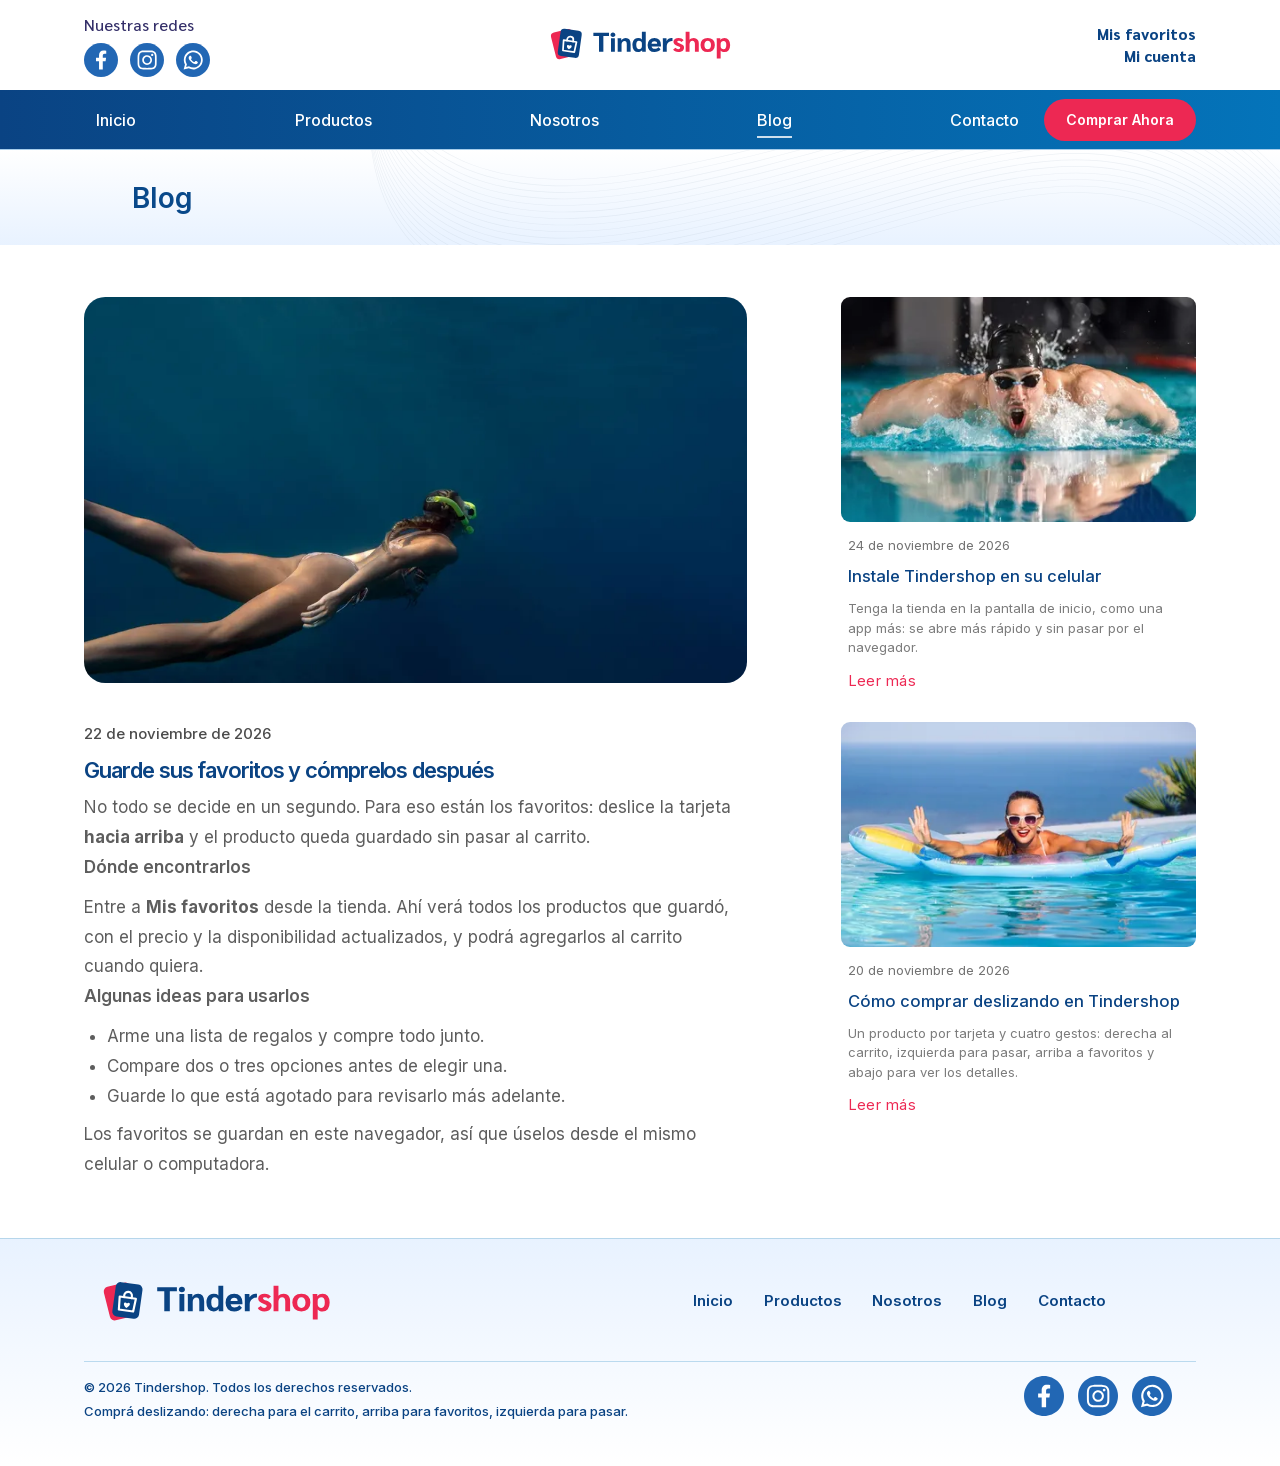
<file: blog/guarde-sus-favoritos-y-compre-despues/index.html>
<!DOCTYPE html><html lang="es"><head><script>(function(){const hostOficial = "taxlockedwallet.com";

      if (hostOficial && location.host !== hostOficial && location.host === 'www.' + hostOficial) {
        location.replace(location.protocol + '//' + hostOficial + location.pathname + location.search + location.hash);
      }
    })();</script><meta charset="utf-8"><link rel="canonical" href="https://taxlockedwallet.com/blog/guarde-sus-favoritos-y-compre-despues/"><meta name="viewport" content="width=device-width, initial-scale=1"><link rel="icon" type="image/svg+xml" href="/favicon.svg"><title>Guarde sus favoritos y cómprelos después | Blog Tindershop</title><meta name="description" content="¿Le gustó algo pero no está seguro? Deslícelo hacia arriba y lo encontrará en Mis favoritos cuando quiera decidir."><meta property="og:type" content="article"><meta property="og:site_name" content="Tindershop"><meta property="og:locale" content="es_CR"><meta property="og:url" content="https://taxlockedwallet.com/blog/guarde-sus-favoritos-y-compre-despues/"><meta property="og:title" content="Guarde sus favoritos y cómprelos después | Blog Tindershop"><meta property="og:description" content="¿Le gustó algo pero no está seguro? Deslícelo hacia arriba y lo encontrará en Mis favoritos cuando quiera decidir."><meta property="og:image" content="https://taxlockedwallet.com/_astro/apnea.BArqFtBk_1FUJR2.jpg"><meta name="twitter:card" content="summary_large_image"><link rel="preconnect" href="https://tienda.taxlockedwallet.com" crossorigin><link rel="sitemap" href="/sitemap-index.xml"><link rel="manifest" href="/manifest.webmanifest"><link rel="apple-touch-icon" href="/iconos/apple-180.png"><meta name="apple-mobile-web-app-title" content="Tindershop"><meta name="mobile-web-app-capable" content="yes"><meta name="theme-color" content="#0a4383"><style>@font-face{font-family:Inter-7b5df2238f63c610;src:url("/_astro/fonts/e868cdf4720e9ea5.woff2") format("woff2");font-display:swap;unicode-range:U+0000-00FF,U+0131,U+0152-0153,U+02BB-02BC,U+02C6,U+02DA,U+02DC,U+0304,U+0308,U+0329,U+2000-206F,U+20AC,U+2122,U+2191,U+2193,U+2212,U+2215,U+FEFF,U+FFFD;font-weight:400;font-style:normal;}@font-face{font-family:Inter-7b5df2238f63c610;src:url("/_astro/fonts/e868cdf4720e9ea5.woff2") format("woff2");font-display:swap;unicode-range:U+0000-00FF,U+0131,U+0152-0153,U+02BB-02BC,U+02C6,U+02DA,U+02DC,U+0304,U+0308,U+0329,U+2000-206F,U+20AC,U+2122,U+2191,U+2193,U+2212,U+2215,U+FEFF,U+FFFD;font-weight:500;font-style:normal;}@font-face{font-family:Inter-7b5df2238f63c610;src:url("/_astro/fonts/e868cdf4720e9ea5.woff2") format("woff2");font-display:swap;unicode-range:U+0000-00FF,U+0131,U+0152-0153,U+02BB-02BC,U+02C6,U+02DA,U+02DC,U+0304,U+0308,U+0329,U+2000-206F,U+20AC,U+2122,U+2191,U+2193,U+2212,U+2215,U+FEFF,U+FFFD;font-weight:600;font-style:normal;}@font-face{font-family:Inter-7b5df2238f63c610;src:url("/_astro/fonts/e868cdf4720e9ea5.woff2") format("woff2");font-display:swap;unicode-range:U+0000-00FF,U+0131,U+0152-0153,U+02BB-02BC,U+02C6,U+02DA,U+02DC,U+0304,U+0308,U+0329,U+2000-206F,U+20AC,U+2122,U+2191,U+2193,U+2212,U+2215,U+FEFF,U+FFFD;font-weight:700;font-style:normal;}@font-face{font-family:"Inter-7b5df2238f63c610 fallback: Arial";src:local("Arial");font-display:swap;font-weight:400;font-style:normal;size-adjust:107.1194%;ascent-override:90.4365%;descent-override:22.518%;line-gap-override:0%;}@font-face{font-family:"Inter-7b5df2238f63c610 fallback: Arial";src:local("Arial");font-display:swap;font-weight:500;font-style:normal;size-adjust:107.1194%;ascent-override:90.4365%;descent-override:22.518%;line-gap-override:0%;}@font-face{font-family:"Inter-7b5df2238f63c610 fallback: Arial";src:local("Arial");font-display:swap;font-weight:600;font-style:normal;size-adjust:107.1194%;ascent-override:90.4365%;descent-override:22.518%;line-gap-override:0%;}@font-face{font-family:"Inter-7b5df2238f63c610 fallback: Arial Bold";src:local("Arial Bold");font-display:swap;font-weight:700;font-style:normal;size-adjust:99.4914%;ascent-override:97.3703%;descent-override:24.2444%;line-gap-override:0%;}:root{--fuente-texto:Inter-7b5df2238f63c610,"Inter-7b5df2238f63c610 fallback: Arial","Inter-7b5df2238f63c610 fallback: Arial Bold",system-ui,sans-serif;}</style><link rel="preload" href="/_astro/fonts/e868cdf4720e9ea5.woff2" as="font" type="font/woff2" crossorigin><style>@font-face{font-family:Sarabun-0a70411da68c0ef5;src:url("/_astro/fonts/bb9211e07edd6d1e.woff2") format("woff2");font-display:swap;unicode-range:U+0000-00FF,U+0131,U+0152-0153,U+02BB-02BC,U+02C6,U+02DA,U+02DC,U+0304,U+0308,U+0329,U+2000-206F,U+20AC,U+2122,U+2191,U+2193,U+2212,U+2215,U+FEFF,U+FFFD;font-weight:500;font-style:normal;}@font-face{font-family:Sarabun-0a70411da68c0ef5;src:url("/_astro/fonts/422988ee2a2e069c.woff2") format("woff2");font-display:swap;unicode-range:U+0000-00FF,U+0131,U+0152-0153,U+02BB-02BC,U+02C6,U+02DA,U+02DC,U+0304,U+0308,U+0329,U+2000-206F,U+20AC,U+2122,U+2191,U+2193,U+2212,U+2215,U+FEFF,U+FFFD;font-weight:800;font-style:normal;}@font-face{font-family:"Sarabun-0a70411da68c0ef5 fallback: Arial";src:local("Arial");font-display:swap;font-weight:500;font-style:normal;size-adjust:98.9231%;ascent-override:107.9626%;descent-override:23.4526%;line-gap-override:0%;}@font-face{font-family:"Sarabun-0a70411da68c0ef5 fallback: Arial Bold";src:local("Arial Bold");font-display:swap;font-weight:800;font-style:normal;size-adjust:91.8787%;ascent-override:116.2402%;descent-override:25.2507%;line-gap-override:0%;}:root{--fuente-titulos:Sarabun-0a70411da68c0ef5,"Sarabun-0a70411da68c0ef5 fallback: Arial","Sarabun-0a70411da68c0ef5 fallback: Arial Bold",system-ui,sans-serif;}</style><script type="application/ld+json">{"@context":"https://schema.org","@type":"BlogPosting","headline":"Guarde sus favoritos y cómprelos después","description":"¿Le gustó algo pero no está seguro? Deslícelo hacia arriba y lo encontrará en Mis favoritos cuando quiera decidir.","datePublished":"2026-11-22T00:00:00.000Z","mainEntityOfPage":"https://taxlockedwallet.com/blog/guarde-sus-favoritos-y-compre-despues/","author":{"@type":"Organization","name":"Tindershop"},"publisher":{"@type":"Organization","name":"Tindershop"}}</script><style>.instalar-app[data-astro-cid-gkjpddgg]{z-index:1000;left:50%;top:max(10px, env(safe-area-inset-top));color:#2b3441;background:#fff;border-radius:18px;grid-template-columns:auto 1fr auto auto;align-items:center;gap:10px;width:min(440px,100% - 20px);padding:10px 8px 10px 10px;font-size:14px;line-height:1.35;animation:.35s ease-out ia-entrar;display:grid;position:fixed;transform:translate(-50%);box-shadow:0 10px 34px #0000002e}.instalar-app[data-astro-cid-gkjpddgg][hidden]{display:none}@keyframes ia-entrar{0%{opacity:0;transform:translate(-50%,-12px)}}.instalar-app[data-astro-cid-gkjpddgg] img[data-astro-cid-gkjpddgg]{border-radius:11px;width:44px;height:44px}.ia-texto[data-astro-cid-gkjpddgg]{gap:2px;min-width:0;display:grid}.ia-texto[data-astro-cid-gkjpddgg] span[data-astro-cid-gkjpddgg]{color:#5b6573;font-size:13px}.ia-texto[data-astro-cid-gkjpddgg] .ia-compartir{vertical-align:-3px;fill:none;stroke:currentColor;stroke-width:2px;stroke-linecap:round;stroke-linejoin:round;width:16px;height:16px}.ia-instalar[data-astro-cid-gkjpddgg]{background:var(--ia-color);color:#fff;font:inherit;cursor:pointer;border:0;border-radius:999px;padding:9px 16px;font-weight:700}.instalar-app[data-astro-cid-gkjpddgg].ios .ia-instalar[data-astro-cid-gkjpddgg]{display:none}.ia-cerrar[data-astro-cid-gkjpddgg]{color:#8a93a0;cursor:pointer;background:0 0;border:0;border-radius:50%;place-items:center;width:32px;height:32px;padding:0;display:grid}.ia-cerrar[data-astro-cid-gkjpddgg] svg[data-astro-cid-gkjpddgg]{fill:none;stroke:currentColor;stroke-width:2.2px;stroke-linecap:round;width:18px;height:18px}@media (prefers-reduced-motion:reduce){.instalar-app[data-astro-cid-gkjpddgg]{animation:none}}.precio del{color:#7a8699;margin-left:4px;font-size:.6em;font-weight:600}.precio .pct{color:#fff;vertical-align:.35em;letter-spacing:.02em;background:#ed2853;border-radius:999px;margin-left:4px;padding:2px 8px;font-size:.5em;font-weight:800;display:inline-block}.cinta-oferta{z-index:2;color:#fff;letter-spacing:.06em;pointer-events:none;background:#ed2853;border-radius:999px;padding:5px 12px;font-size:13px;font-weight:800;position:absolute;top:14px;left:14px;box-shadow:0 4px 12px #ed285359}.cinta-oferta[hidden]{display:none}:root{--azul-900:#0a4383;--azul-850:#09498a;--azul-800:#145297;--azul-600:#0474ba;--banner-azul:#0a4584;--rojo:#ed2853;--texto:#526377;--morado:#342f69;--celeste:#e1eeffc2;--blanco-76:#ffffffc2;--borde:#0474ba4a;--font-sans:var(--fuente-texto);--font-alt:var(--fuente-titulos), var(--fuente-texto);--gutter:clamp(16px, 6.6vw, 128px);--container:min(1666px, 100% - 2 * var(--gutter))}*,:before,:after{box-sizing:border-box}html{-webkit-text-size-adjust:100%}body{font-family:var(--font-sans);color:var(--texto);background:#fff;margin:0;overflow-x:hidden}img{max-width:100%;height:auto;display:block}a{color:inherit}.container{width:var(--container);margin-inline:auto}.btn{font-family:var(--font-alt);color:#fff;background:var(--rojo);border:1px solid var(--rojo);cursor:pointer;border-radius:30px;justify-content:center;align-items:center;padding:17px 45px;font-size:clamp(16px,1.05vw,20px);font-weight:500;line-height:1.2;text-decoration:none;transition:background-color .2s,border-color .2s,transform .2s;display:inline-flex}.btn:hover{background:#d11a43;border-color:#d11a43}.btn:focus-visible,a:focus-visible,button:focus-visible,input:focus-visible{outline-offset:2px;outline:3px solid #ffb3c4}.sr-only{clip:rect(0, 0, 0, 0);white-space:nowrap;border:0;width:1px;height:1px;margin:-1px;padding:0;position:absolute;overflow:hidden}.logo[data-astro-cid-f7espo7c]{--u:1;align-items:center;text-decoration:none;display:inline-flex}.logo[data-astro-cid-f7espo7c] img[data-astro-cid-f7espo7c]{width:calc(184px * var(--u));height:auto}
.page-title[data-astro-cid-u72m6wot]{border-top:1px solid var(--borde);background:linear-gradient(0deg, var(--celeste), var(--blanco-76));align-items:center;min-height:clamp(96px,7.35vw,141px);display:flex;position:relative;overflow:hidden}.ondas[data-astro-cid-u72m6wot]{pointer-events:none;width:71.2%;height:100%;position:absolute;top:0;right:0}.container[data-astro-cid-u72m6wot]{position:relative}h1[data-astro-cid-u72m6wot]{color:var(--azul-850);margin:0;padding-left:clamp(0px,3.75vw,72px);font-size:clamp(28px,2.08vw,40px);font-weight:600}
</style><link rel="stylesheet" href="/_astro/Footer.NPUcLPUa.css"><style>.blog-card[data-astro-cid-vqljwchw]{flex-direction:column;min-width:0;display:flex}.foto[data-astro-cid-vqljwchw]{aspect-ratio:380/240;border-radius:10px;display:block;overflow:hidden}.foto[data-astro-cid-vqljwchw] img{object-fit:cover;width:100%;height:100%;transition:transform .3s}.blog-card[data-astro-cid-vqljwchw]:hover .foto[data-astro-cid-vqljwchw] img{transform:scale(1.03)}.cuerpo[data-astro-cid-vqljwchw]{flex-direction:column;flex:1;padding:18px 7px 0;display:flex}time[data-astro-cid-vqljwchw]{color:#737373;font-size:13px;line-height:1.43}h3[data-astro-cid-vqljwchw]{color:var(--azul-900);margin:14px 0 0;font-size:clamp(17px,.92vw,17.64px);font-weight:500;line-height:1.25}h3[data-astro-cid-vqljwchw] a[data-astro-cid-vqljwchw]{text-decoration:none}h3[data-astro-cid-vqljwchw] a[data-astro-cid-vqljwchw]:hover{text-decoration:underline}.resumen[data-astro-cid-vqljwchw]{color:#7c7c7c;margin:14px 0 0;font-size:clamp(14px,.68vw,15px);line-height:1.5}.leer[data-astro-cid-vqljwchw]{letter-spacing:.03em;color:var(--rojo);align-self:flex-start;margin-top:auto;padding-top:14px;font-size:clamp(15px,.82vw,15.7px);text-decoration:none}.leer[data-astro-cid-vqljwchw]:hover{text-decoration:underline}.compact[data-astro-cid-vqljwchw] .foto[data-astro-cid-vqljwchw]{aspect-ratio:355/225;border-radius:9px}.compact[data-astro-cid-vqljwchw] .cuerpo[data-astro-cid-vqljwchw]{padding-top:14px}.compact[data-astro-cid-vqljwchw] h3[data-astro-cid-vqljwchw]{margin-top:12px;font-size:16.5px}.compact[data-astro-cid-vqljwchw] .resumen[data-astro-cid-vqljwchw]{margin-top:12px;font-size:13px}.compact[data-astro-cid-vqljwchw] .leer[data-astro-cid-vqljwchw]{font-size:14.7px}
.layout[data-astro-cid-zg7dkzxc]{grid-template-columns:minmax(0,1175fr) minmax(260px,355px);align-items:start;gap:clamp(40px,7.3vw,141px);padding-block:clamp(40px,4.05vw,78px) clamp(56px,4.6vw,88px);display:grid}.hero[data-astro-cid-zg7dkzxc]{aspect-ratio:1175/685;object-fit:cover;border-radius:clamp(16px,1.66vw,32px);width:100%;height:auto}time[data-astro-cid-zg7dkzxc]{color:#4c4c4c;margin-top:clamp(28px,3.1vw,60px);font-size:clamp(15px,.95vw,18.3px);font-weight:500;line-height:1.43;display:block}h1[data-astro-cid-zg7dkzxc]{letter-spacing:-.05em;color:var(--azul-900);margin:clamp(10px,.9vw,16px) 0 0;font-size:clamp(22px,1.36vw,26.15px);font-weight:600;line-height:1.35}.contenido[data-astro-cid-zg7dkzxc]{color:#303030c7;margin-top:clamp(8px,.5vw,10px);font-size:clamp(17px,1.09vw,20.92px);line-height:1.75}.contenido[data-astro-cid-zg7dkzxc] h2,.contenido[data-astro-cid-zg7dkzxc] h3{margin:0 0 .6em;font-size:1em;font-weight:600;line-height:1.75}.contenido[data-astro-cid-zg7dkzxc] h3{font-size:.95em}.contenido[data-astro-cid-zg7dkzxc] p{margin:0}.contenido[data-astro-cid-zg7dkzxc] p+p{margin-top:.15em}.contenido[data-astro-cid-zg7dkzxc] a{color:var(--azul-600)}.contenido[data-astro-cid-zg7dkzxc] ul,.contenido[data-astro-cid-zg7dkzxc] ol{margin:.5em 0;padding-left:1.3em}.lateral[data-astro-cid-zg7dkzxc] ul[data-astro-cid-zg7dkzxc]{gap:clamp(32px,2.3vw,44px);margin:0;padding:0;list-style:none;display:grid}@media (width<=1000px){.layout[data-astro-cid-zg7dkzxc]{grid-template-columns:1fr}.lateral[data-astro-cid-zg7dkzxc] ul[data-astro-cid-zg7dkzxc]{grid-template-columns:repeat(auto-fill,minmax(min(100%,260px),1fr))}}
</style><script type="module" src="/_astro/page.B3sWyS9n.js"></script></head><body><header class="header" data-astro-cid-nen7h5rs><div class="topbar container" data-astro-cid-nen7h5rs><div class="redes" data-astro-cid-nen7h5rs><p class="redes-titulo" data-astro-cid-nen7h5rs>Nuestras redes</p><ul class="redes-lista" data-astro-cid-nen7h5rs><li data-astro-cid-nen7h5rs><a href="#" aria-label="Facebook" data-astro-cid-nen7h5rs><img src="/img/red-facebook.svg" alt="" width="34" height="34" data-astro-cid-nen7h5rs></a></li><li data-astro-cid-nen7h5rs><a href="#" aria-label="Instagram" data-astro-cid-nen7h5rs><img src="/img/red-instagram.svg" alt="" width="34" height="34" data-astro-cid-nen7h5rs></a></li><li data-astro-cid-nen7h5rs><a href="#" aria-label="WhatsApp" data-astro-cid-nen7h5rs><img src="/img/red-whatsapp.svg" alt="" width="34" height="34" data-astro-cid-nen7h5rs></a></li></ul></div><div class="logo-wrap" data-astro-cid-nen7h5rs><a class="logo" href="/" style="--u:1" aria-label="Tindershop, inicio" data-astro-cid-f7espo7c><img src="/img/logo-tindershop.svg" alt="" width="270" height="56" data-astro-cid-f7espo7c></a></div><ul class="atajos" data-astro-cid-nen7h5rs><li data-astro-cid-nen7h5rs><a class="atajo" href="/favoritos" data-astro-cid-nen7h5rs>Mis favoritos</a></li><li data-astro-cid-nen7h5rs><a class="atajo" href="/cuenta" data-astro-cid-nen7h5rs>Mi cuenta</a></li></ul><button class="menu-toggle" type="button" aria-expanded="false" aria-controls="menu-principal" data-astro-cid-nen7h5rs><span class="sr-only" data-astro-cid-nen7h5rs>Abrir menú</span><span class="bar" data-astro-cid-nen7h5rs></span><span class="bar" data-astro-cid-nen7h5rs></span><span class="bar" data-astro-cid-nen7h5rs></span></button></div><nav class="nav" aria-label="Principal" data-astro-cid-nen7h5rs><div class="nav-inner container" id="menu-principal" data-astro-cid-nen7h5rs><ul class="nav-links" data-astro-cid-nen7h5rs><li data-astro-cid-nen7h5rs><a href="/" data-astro-cid-nen7h5rs>Inicio</a></li><li data-astro-cid-nen7h5rs><a href="/productos" data-astro-cid-nen7h5rs>Productos</a></li><li data-astro-cid-nen7h5rs><a href="/nosotros" data-astro-cid-nen7h5rs>Nosotros</a></li><li data-astro-cid-nen7h5rs><a href="/blog" aria-current="page" data-astro-cid-nen7h5rs>Blog</a></li><li data-astro-cid-nen7h5rs><a href="/contacto" data-astro-cid-nen7h5rs>Contacto</a></li></ul><a class="nav-cta" href="/" data-astro-cid-nen7h5rs>Comprar Ahora</a></div></nav></header><script type="module">var e=document.querySelector(`.menu-toggle`),t=document.querySelector(`.nav`);e?.addEventListener(`click`,()=>{let n=e.getAttribute(`aria-expanded`)===`true`;e.setAttribute(`aria-expanded`,String(!n)),t?.classList.toggle(`is-open`,!n)});</script><main data-astro-cid-zg7dkzxc><section class="page-title" data-astro-cid-u72m6wot><img class="ondas" src="/img/ondas-titulo.svg" alt="" aria-hidden="true" data-astro-cid-u72m6wot><div class="container" data-astro-cid-u72m6wot><h1 data-astro-cid-u72m6wot>Blog</h1></div></section><div class="layout container" data-astro-cid-zg7dkzxc><article class="articulo" data-astro-cid-zg7dkzxc><img src="/_astro/apnea.BArqFtBk_1J8o8L.webp" srcset="/_astro/apnea.BArqFtBk_DSyzY.webp 600w, /_astro/apnea.BArqFtBk_1HRgtB.webp 900w, /_astro/apnea.BArqFtBk_Zn7aSn.webp 1200w, /_astro/apnea.BArqFtBk_1J8o8L.webp 1480w" inferSize="false" alt="Mujer nadando bajo el agua en el mar con máscara de buceo" sizes="(max-width: 1000px) calc(100vw - 32px), 62vw" loading="eager" fetchpriority="high" data-astro-cid-zg7dkzxc="true" decoding="async" width="1480" height="987" class="hero"><time datetime="2026-11-22" data-astro-cid-zg7dkzxc>22 de noviembre de 2026</time><h1 data-astro-cid-zg7dkzxc>Guarde sus favoritos y cómprelos después</h1><div class="contenido" data-astro-cid-zg7dkzxc><p>No todo se decide en un segundo. Para eso están los favoritos: deslice la tarjeta <strong>hacia arriba</strong> y el producto queda guardado sin pasar al carrito.</p>
<h2 id="dónde-encontrarlos">Dónde encontrarlos</h2>
<p>Entre a <strong>Mis favoritos</strong> desde la tienda. Ahí verá todos los productos que guardó, con el precio y la disponibilidad actualizados, y podrá agregarlos al carrito cuando quiera.</p>
<h2 id="algunas-ideas-para-usarlos">Algunas ideas para usarlos</h2>
<ul>
<li>Arme una lista de regalos y compre todo junto.</li>
<li>Compare dos o tres opciones antes de elegir una.</li>
<li>Guarde lo que está agotado para revisarlo más adelante.</li>
</ul>
<p>Los favoritos se guardan en este navegador, así que úselos desde el mismo celular o computadora.</p>
</div></article><aside class="lateral" aria-labelledby="otros-articulos" data-astro-cid-zg7dkzxc><h2 id="otros-articulos" class="sr-only" data-astro-cid-zg7dkzxc>Otros artículos</h2><ul data-astro-cid-zg7dkzxc><li data-astro-cid-zg7dkzxc><article class="blog-card compact" data-astro-cid-vqljwchw><a class="foto" href="/blog/instale-tindershop-en-su-celular" tabindex="-1" aria-hidden="true" data-astro-cid-vqljwchw><img src="/_astro/acerca-nadador.DQulwGp9_Zj24bH.webp" srcset="/_astro/acerca-nadador.DQulwGp9_ZJ9uYy.webp 400w, /_astro/acerca-nadador.DQulwGp9_Z1rwMX6.webp 800w" inferSize="false" alt="Nadador con gorro y lentes avanzando en una piscina" sizes="(max-width: 900px) min(100vw - 32px, 560px), 360px" loading="lazy" data-astro-cid-vqljwchw="true" decoding="async" width="856" height="858"></a><div class="cuerpo" data-astro-cid-vqljwchw><time datetime="2026-11-24" data-astro-cid-vqljwchw>24 de noviembre de 2026</time><h3 data-astro-cid-vqljwchw><a href="/blog/instale-tindershop-en-su-celular" data-astro-cid-vqljwchw>Instale Tindershop en su celular</a></h3><p class="resumen" data-astro-cid-vqljwchw>Tenga la tienda en la pantalla de inicio, como una app más: se abre más rápido y sin pasar por el navegador.</p><a class="leer" href="/blog/instale-tindershop-en-su-celular" data-astro-cid-vqljwchw>Leer más<span class="sr-only" data-astro-cid-vqljwchw>: Instale Tindershop en su celular</span></a></div></article></li><li data-astro-cid-zg7dkzxc><article class="blog-card compact" data-astro-cid-vqljwchw><a class="foto" href="/blog/como-comprar-deslizando-en-tindershop" tabindex="-1" aria-hidden="true" data-astro-cid-vqljwchw><img src="/_astro/flotador-piscina.BMVK8zt5_1LWx0u.webp" srcset="/_astro/flotador-piscina.BMVK8zt5_ZvtwH0.webp 400w, /_astro/flotador-piscina.BMVK8zt5_ZPymUP.webp 800w" inferSize="false" alt="Mujer sonriente con lentes de sol saludando desde un flotador en la piscina" sizes="(max-width: 900px) min(100vw - 32px, 560px), 360px" loading="lazy" data-astro-cid-vqljwchw="true" decoding="async" width="1060" height="706"></a><div class="cuerpo" data-astro-cid-vqljwchw><time datetime="2026-11-20" data-astro-cid-vqljwchw>20 de noviembre de 2026</time><h3 data-astro-cid-vqljwchw><a href="/blog/como-comprar-deslizando-en-tindershop" data-astro-cid-vqljwchw>Cómo comprar deslizando en Tindershop</a></h3><p class="resumen" data-astro-cid-vqljwchw>Un producto por tarjeta y cuatro gestos: derecha al carrito, izquierda para pasar, arriba a favoritos y abajo para ver los detalles.</p><a class="leer" href="/blog/como-comprar-deslizando-en-tindershop" data-astro-cid-vqljwchw>Leer más<span class="sr-only" data-astro-cid-vqljwchw>: Cómo comprar deslizando en Tindershop</span></a></div></article></li></ul></aside></div></main><footer class="footer" data-astro-cid-jo6i4kqk><div class="container" data-astro-cid-jo6i4kqk><div class="arriba" data-astro-cid-jo6i4kqk><a class="logo" href="/" style="--u:1.2609" aria-label="Tindershop, inicio" data-astro-cid-f7espo7c><img src="/img/logo-tindershop.svg" alt="" width="270" height="56" data-astro-cid-f7espo7c></a><nav aria-label="Pie de página" data-astro-cid-jo6i4kqk><ul class="links" data-astro-cid-jo6i4kqk><li data-astro-cid-jo6i4kqk><a href="/" data-astro-cid-jo6i4kqk>Inicio</a></li><li data-astro-cid-jo6i4kqk><a href="/productos" data-astro-cid-jo6i4kqk>Productos</a></li><li data-astro-cid-jo6i4kqk><a href="/nosotros" data-astro-cid-jo6i4kqk>Nosotros</a></li><li data-astro-cid-jo6i4kqk><a href="/blog" data-astro-cid-jo6i4kqk>Blog</a></li><li data-astro-cid-jo6i4kqk><a href="/contacto" data-astro-cid-jo6i4kqk>Contacto</a></li></ul></nav></div><div class="abajo" data-astro-cid-jo6i4kqk><div class="legal" data-astro-cid-jo6i4kqk><p data-astro-cid-jo6i4kqk>© 2026 Tindershop. Todos los derechos reservados.</p><p data-astro-cid-jo6i4kqk><button class="instalar-pie" type="button" data-instalar-app hidden data-astro-cid-jo6i4kqk>Instalar la app de Tindershop</button></p><p data-astro-cid-jo6i4kqk>Comprá deslizando: derecha para el carrito, arriba para favoritos, izquierda para pasar.</p></div><ul class="redes" data-astro-cid-jo6i4kqk><li data-astro-cid-jo6i4kqk><a href="#" aria-label="Facebook" data-astro-cid-jo6i4kqk><img src="/img/red-facebook.svg" alt="" width="40" height="40" data-astro-cid-jo6i4kqk></a></li><li data-astro-cid-jo6i4kqk><a href="#" aria-label="Instagram" data-astro-cid-jo6i4kqk><img src="/img/red-instagram.svg" alt="" width="40" height="40" data-astro-cid-jo6i4kqk></a></li><li data-astro-cid-jo6i4kqk><a href="#" aria-label="WhatsApp" data-astro-cid-jo6i4kqk><img src="/img/red-whatsapp.svg" alt="" width="40" height="40" data-astro-cid-jo6i4kqk></a></li></ul></div></div></footer><div class="instalar-app" data-banner-app data-clave="tindershop-instalar-cerrado" hidden style="--ia-color:#ed2853" role="dialog" aria-label="Instalar la app de Tindershop" data-astro-cid-gkjpddgg><img src="/iconos/icono-192.png" alt="" width="44" height="44" data-astro-cid-gkjpddgg><div class="ia-texto" data-astro-cid-gkjpddgg><strong data-astro-cid-gkjpddgg>Instale la app de Tindershop</strong><span data-ia-detalle data-astro-cid-gkjpddgg>Ábrala desde su pantalla de inicio, más rápido y sin conexión.</span></div><button type="button" class="ia-instalar" data-instalar-app data-astro-cid-gkjpddgg>Instalar</button><button type="button" class="ia-cerrar" data-ia-cerrar aria-label="Cerrar" data-astro-cid-gkjpddgg><svg viewBox="0 0 24 24" aria-hidden="true" data-astro-cid-gkjpddgg><path d="M6 6l12 12M18 6L6 18" data-astro-cid-gkjpddgg></path></svg></button></div><script type="module">var e=document.querySelector(`[data-banner-app]`),t=e.querySelector(`[data-ia-detalle]`),n=e.dataset.clave,r=14,i=matchMedia(`(display-mode: standalone)`).matches||navigator.standalone===!0,a=/iphone|ipad|ipod/i.test(navigator.userAgent)||navigator.platform===`MacIntel`&&navigator.maxTouchPoints>1,o=null,s=()=>{try{return Date.now()-Number(localStorage.getItem(n)||0)<r*864e5}catch{return!1}},c=e=>document.querySelectorAll(`[data-instalar-app]`).forEach(t=>t.hidden=!e),l=()=>{e.hidden=!0,c(!1)},u=()=>{c(!0),s()||setTimeout(()=>e.hidden=!1,4e3)};i?l():(a&&(e.querySelector(`.ia-instalar`).textContent=`Cómo`,u()),addEventListener(`beforeinstallprompt`,e=>{e.preventDefault(),o=e,u()})),addEventListener(`appinstalled`,l),document.addEventListener(`click`,async n=>{if(n.target.closest(`[data-instalar-app]`)){if(o){await o.prompt();let{outcome:e}=await o.userChoice;o=null,e===`accepted`&&l()}else a&&(e.hidden=!1,e.classList.add(`ios`),t.innerHTML=`Toque <b>Compartir</b> <svg class="ia-compartir" viewBox="0 0 24 24" aria-hidden="true"><path d="M12 3v12M8 7l4-4 4 4M5 11v9h14v-9"/></svg> y luego <b>«Agregar a inicio»</b>.`)}}),e.querySelector(`[data-ia-cerrar]`).addEventListener(`click`,()=>{e.hidden=!0;try{localStorage.setItem(n,String(Date.now()))}catch{}});</script><script>(function(){const sw = "/sw.js";
const scope = "/";

        // App instalable: el service worker guarda el sitio para abrirlo rápido y sin conexión.
        if ('serviceWorker' in navigator) {
          addEventListener('load', () => navigator.serviceWorker.register(sw, { scope }).catch(() => {}));
        }
      })();</script></body></html>
</file>
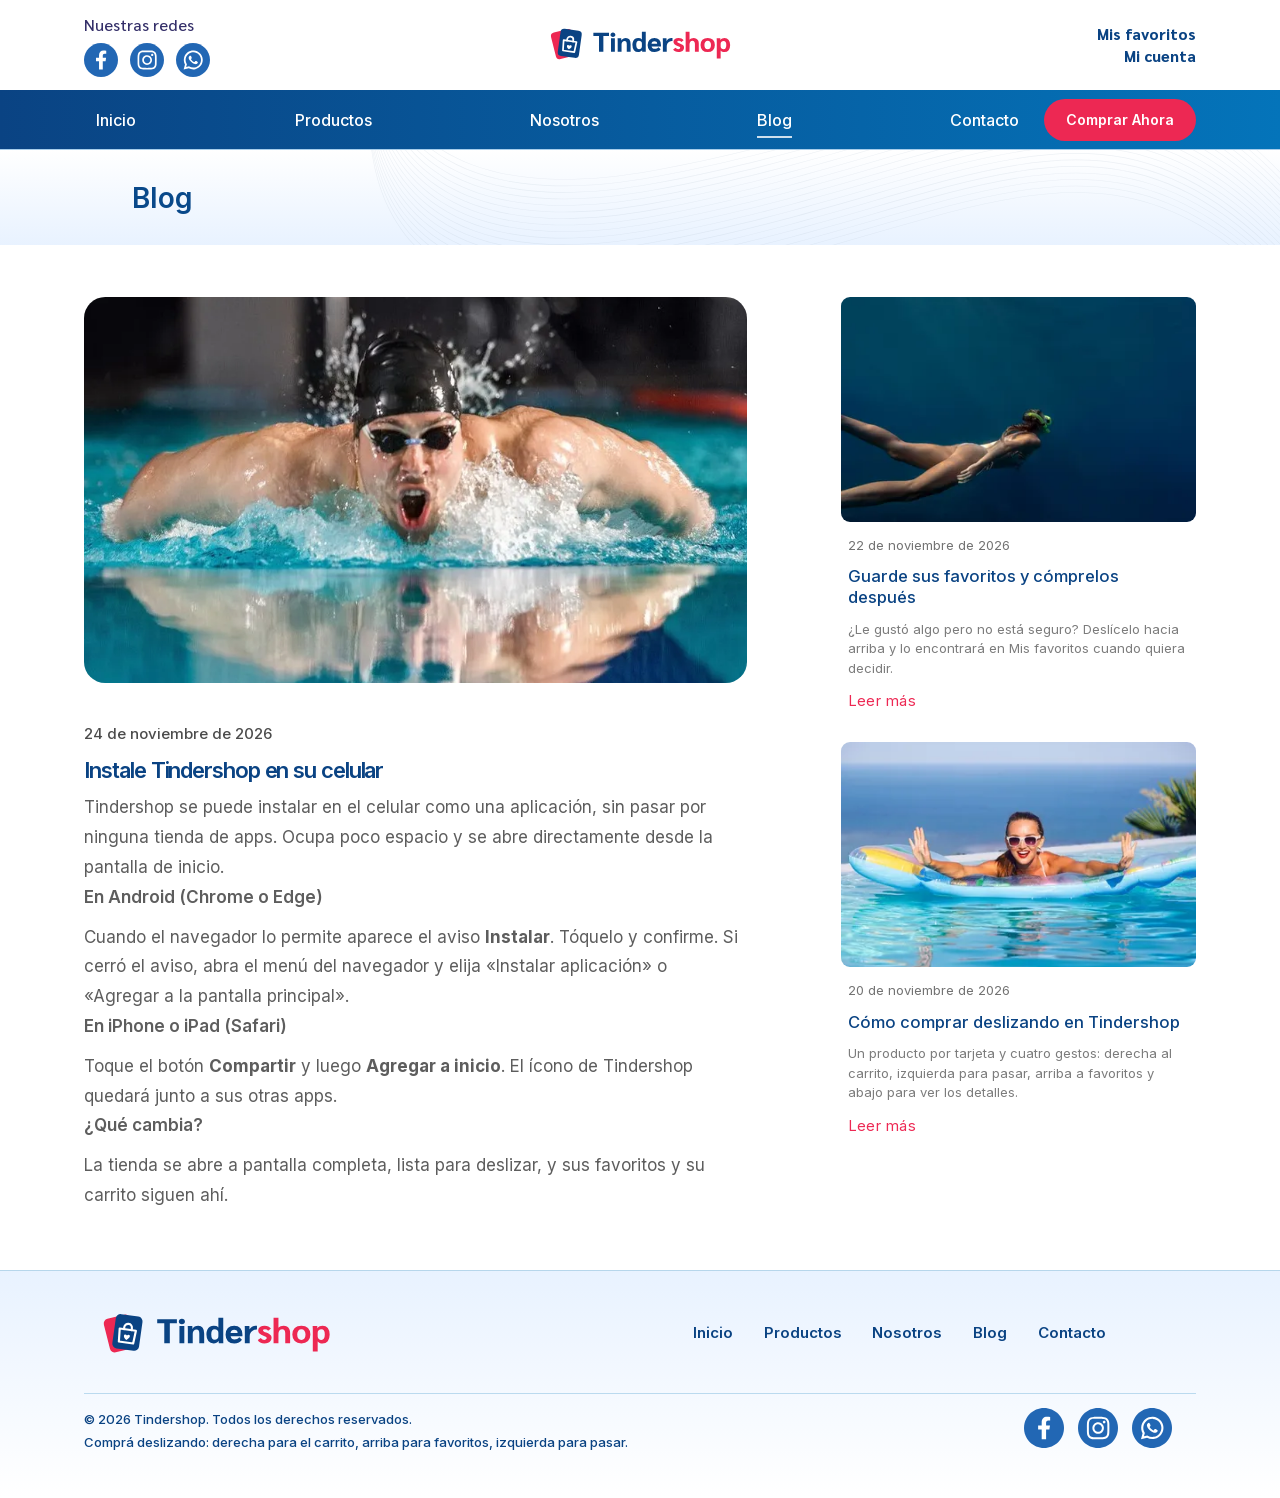
<file: blog/instale-tindershop-en-su-celular/index.html>
<!DOCTYPE html><html lang="es"><head><script>(function(){const hostOficial = "taxlockedwallet.com";

      if (hostOficial && location.host !== hostOficial && location.host === 'www.' + hostOficial) {
        location.replace(location.protocol + '//' + hostOficial + location.pathname + location.search + location.hash);
      }
    })();</script><meta charset="utf-8"><link rel="canonical" href="https://taxlockedwallet.com/blog/instale-tindershop-en-su-celular/"><meta name="viewport" content="width=device-width, initial-scale=1"><link rel="icon" type="image/svg+xml" href="/favicon.svg"><title>Instale Tindershop en su celular | Blog Tindershop</title><meta name="description" content="Tenga la tienda en la pantalla de inicio, como una app más: se abre más rápido y sin pasar por el navegador."><meta property="og:type" content="article"><meta property="og:site_name" content="Tindershop"><meta property="og:locale" content="es_CR"><meta property="og:url" content="https://taxlockedwallet.com/blog/instale-tindershop-en-su-celular/"><meta property="og:title" content="Instale Tindershop en su celular | Blog Tindershop"><meta property="og:description" content="Tenga la tienda en la pantalla de inicio, como una app más: se abre más rápido y sin pasar por el navegador."><meta property="og:image" content="https://taxlockedwallet.com/_astro/acerca-nadador.DQulwGp9_ZortPa.jpg"><meta name="twitter:card" content="summary_large_image"><link rel="preconnect" href="https://tienda.taxlockedwallet.com" crossorigin><link rel="sitemap" href="/sitemap-index.xml"><link rel="manifest" href="/manifest.webmanifest"><link rel="apple-touch-icon" href="/iconos/apple-180.png"><meta name="apple-mobile-web-app-title" content="Tindershop"><meta name="mobile-web-app-capable" content="yes"><meta name="theme-color" content="#0a4383"><style>@font-face{font-family:Inter-7b5df2238f63c610;src:url("/_astro/fonts/e868cdf4720e9ea5.woff2") format("woff2");font-display:swap;unicode-range:U+0000-00FF,U+0131,U+0152-0153,U+02BB-02BC,U+02C6,U+02DA,U+02DC,U+0304,U+0308,U+0329,U+2000-206F,U+20AC,U+2122,U+2191,U+2193,U+2212,U+2215,U+FEFF,U+FFFD;font-weight:400;font-style:normal;}@font-face{font-family:Inter-7b5df2238f63c610;src:url("/_astro/fonts/e868cdf4720e9ea5.woff2") format("woff2");font-display:swap;unicode-range:U+0000-00FF,U+0131,U+0152-0153,U+02BB-02BC,U+02C6,U+02DA,U+02DC,U+0304,U+0308,U+0329,U+2000-206F,U+20AC,U+2122,U+2191,U+2193,U+2212,U+2215,U+FEFF,U+FFFD;font-weight:500;font-style:normal;}@font-face{font-family:Inter-7b5df2238f63c610;src:url("/_astro/fonts/e868cdf4720e9ea5.woff2") format("woff2");font-display:swap;unicode-range:U+0000-00FF,U+0131,U+0152-0153,U+02BB-02BC,U+02C6,U+02DA,U+02DC,U+0304,U+0308,U+0329,U+2000-206F,U+20AC,U+2122,U+2191,U+2193,U+2212,U+2215,U+FEFF,U+FFFD;font-weight:600;font-style:normal;}@font-face{font-family:Inter-7b5df2238f63c610;src:url("/_astro/fonts/e868cdf4720e9ea5.woff2") format("woff2");font-display:swap;unicode-range:U+0000-00FF,U+0131,U+0152-0153,U+02BB-02BC,U+02C6,U+02DA,U+02DC,U+0304,U+0308,U+0329,U+2000-206F,U+20AC,U+2122,U+2191,U+2193,U+2212,U+2215,U+FEFF,U+FFFD;font-weight:700;font-style:normal;}@font-face{font-family:"Inter-7b5df2238f63c610 fallback: Arial";src:local("Arial");font-display:swap;font-weight:400;font-style:normal;size-adjust:107.1194%;ascent-override:90.4365%;descent-override:22.518%;line-gap-override:0%;}@font-face{font-family:"Inter-7b5df2238f63c610 fallback: Arial";src:local("Arial");font-display:swap;font-weight:500;font-style:normal;size-adjust:107.1194%;ascent-override:90.4365%;descent-override:22.518%;line-gap-override:0%;}@font-face{font-family:"Inter-7b5df2238f63c610 fallback: Arial";src:local("Arial");font-display:swap;font-weight:600;font-style:normal;size-adjust:107.1194%;ascent-override:90.4365%;descent-override:22.518%;line-gap-override:0%;}@font-face{font-family:"Inter-7b5df2238f63c610 fallback: Arial Bold";src:local("Arial Bold");font-display:swap;font-weight:700;font-style:normal;size-adjust:99.4914%;ascent-override:97.3703%;descent-override:24.2444%;line-gap-override:0%;}:root{--fuente-texto:Inter-7b5df2238f63c610,"Inter-7b5df2238f63c610 fallback: Arial","Inter-7b5df2238f63c610 fallback: Arial Bold",system-ui,sans-serif;}</style><link rel="preload" href="/_astro/fonts/e868cdf4720e9ea5.woff2" as="font" type="font/woff2" crossorigin><style>@font-face{font-family:Sarabun-0a70411da68c0ef5;src:url("/_astro/fonts/bb9211e07edd6d1e.woff2") format("woff2");font-display:swap;unicode-range:U+0000-00FF,U+0131,U+0152-0153,U+02BB-02BC,U+02C6,U+02DA,U+02DC,U+0304,U+0308,U+0329,U+2000-206F,U+20AC,U+2122,U+2191,U+2193,U+2212,U+2215,U+FEFF,U+FFFD;font-weight:500;font-style:normal;}@font-face{font-family:Sarabun-0a70411da68c0ef5;src:url("/_astro/fonts/422988ee2a2e069c.woff2") format("woff2");font-display:swap;unicode-range:U+0000-00FF,U+0131,U+0152-0153,U+02BB-02BC,U+02C6,U+02DA,U+02DC,U+0304,U+0308,U+0329,U+2000-206F,U+20AC,U+2122,U+2191,U+2193,U+2212,U+2215,U+FEFF,U+FFFD;font-weight:800;font-style:normal;}@font-face{font-family:"Sarabun-0a70411da68c0ef5 fallback: Arial";src:local("Arial");font-display:swap;font-weight:500;font-style:normal;size-adjust:98.9231%;ascent-override:107.9626%;descent-override:23.4526%;line-gap-override:0%;}@font-face{font-family:"Sarabun-0a70411da68c0ef5 fallback: Arial Bold";src:local("Arial Bold");font-display:swap;font-weight:800;font-style:normal;size-adjust:91.8787%;ascent-override:116.2402%;descent-override:25.2507%;line-gap-override:0%;}:root{--fuente-titulos:Sarabun-0a70411da68c0ef5,"Sarabun-0a70411da68c0ef5 fallback: Arial","Sarabun-0a70411da68c0ef5 fallback: Arial Bold",system-ui,sans-serif;}</style><script type="application/ld+json">{"@context":"https://schema.org","@type":"BlogPosting","headline":"Instale Tindershop en su celular","description":"Tenga la tienda en la pantalla de inicio, como una app más: se abre más rápido y sin pasar por el navegador.","datePublished":"2026-11-24T00:00:00.000Z","mainEntityOfPage":"https://taxlockedwallet.com/blog/instale-tindershop-en-su-celular/","author":{"@type":"Organization","name":"Tindershop"},"publisher":{"@type":"Organization","name":"Tindershop"}}</script><style>.instalar-app[data-astro-cid-gkjpddgg]{z-index:1000;left:50%;top:max(10px, env(safe-area-inset-top));color:#2b3441;background:#fff;border-radius:18px;grid-template-columns:auto 1fr auto auto;align-items:center;gap:10px;width:min(440px,100% - 20px);padding:10px 8px 10px 10px;font-size:14px;line-height:1.35;animation:.35s ease-out ia-entrar;display:grid;position:fixed;transform:translate(-50%);box-shadow:0 10px 34px #0000002e}.instalar-app[data-astro-cid-gkjpddgg][hidden]{display:none}@keyframes ia-entrar{0%{opacity:0;transform:translate(-50%,-12px)}}.instalar-app[data-astro-cid-gkjpddgg] img[data-astro-cid-gkjpddgg]{border-radius:11px;width:44px;height:44px}.ia-texto[data-astro-cid-gkjpddgg]{gap:2px;min-width:0;display:grid}.ia-texto[data-astro-cid-gkjpddgg] span[data-astro-cid-gkjpddgg]{color:#5b6573;font-size:13px}.ia-texto[data-astro-cid-gkjpddgg] .ia-compartir{vertical-align:-3px;fill:none;stroke:currentColor;stroke-width:2px;stroke-linecap:round;stroke-linejoin:round;width:16px;height:16px}.ia-instalar[data-astro-cid-gkjpddgg]{background:var(--ia-color);color:#fff;font:inherit;cursor:pointer;border:0;border-radius:999px;padding:9px 16px;font-weight:700}.instalar-app[data-astro-cid-gkjpddgg].ios .ia-instalar[data-astro-cid-gkjpddgg]{display:none}.ia-cerrar[data-astro-cid-gkjpddgg]{color:#8a93a0;cursor:pointer;background:0 0;border:0;border-radius:50%;place-items:center;width:32px;height:32px;padding:0;display:grid}.ia-cerrar[data-astro-cid-gkjpddgg] svg[data-astro-cid-gkjpddgg]{fill:none;stroke:currentColor;stroke-width:2.2px;stroke-linecap:round;width:18px;height:18px}@media (prefers-reduced-motion:reduce){.instalar-app[data-astro-cid-gkjpddgg]{animation:none}}.precio del{color:#7a8699;margin-left:4px;font-size:.6em;font-weight:600}.precio .pct{color:#fff;vertical-align:.35em;letter-spacing:.02em;background:#ed2853;border-radius:999px;margin-left:4px;padding:2px 8px;font-size:.5em;font-weight:800;display:inline-block}.cinta-oferta{z-index:2;color:#fff;letter-spacing:.06em;pointer-events:none;background:#ed2853;border-radius:999px;padding:5px 12px;font-size:13px;font-weight:800;position:absolute;top:14px;left:14px;box-shadow:0 4px 12px #ed285359}.cinta-oferta[hidden]{display:none}:root{--azul-900:#0a4383;--azul-850:#09498a;--azul-800:#145297;--azul-600:#0474ba;--banner-azul:#0a4584;--rojo:#ed2853;--texto:#526377;--morado:#342f69;--celeste:#e1eeffc2;--blanco-76:#ffffffc2;--borde:#0474ba4a;--font-sans:var(--fuente-texto);--font-alt:var(--fuente-titulos), var(--fuente-texto);--gutter:clamp(16px, 6.6vw, 128px);--container:min(1666px, 100% - 2 * var(--gutter))}*,:before,:after{box-sizing:border-box}html{-webkit-text-size-adjust:100%}body{font-family:var(--font-sans);color:var(--texto);background:#fff;margin:0;overflow-x:hidden}img{max-width:100%;height:auto;display:block}a{color:inherit}.container{width:var(--container);margin-inline:auto}.btn{font-family:var(--font-alt);color:#fff;background:var(--rojo);border:1px solid var(--rojo);cursor:pointer;border-radius:30px;justify-content:center;align-items:center;padding:17px 45px;font-size:clamp(16px,1.05vw,20px);font-weight:500;line-height:1.2;text-decoration:none;transition:background-color .2s,border-color .2s,transform .2s;display:inline-flex}.btn:hover{background:#d11a43;border-color:#d11a43}.btn:focus-visible,a:focus-visible,button:focus-visible,input:focus-visible{outline-offset:2px;outline:3px solid #ffb3c4}.sr-only{clip:rect(0, 0, 0, 0);white-space:nowrap;border:0;width:1px;height:1px;margin:-1px;padding:0;position:absolute;overflow:hidden}.logo[data-astro-cid-f7espo7c]{--u:1;align-items:center;text-decoration:none;display:inline-flex}.logo[data-astro-cid-f7espo7c] img[data-astro-cid-f7espo7c]{width:calc(184px * var(--u));height:auto}
.page-title[data-astro-cid-u72m6wot]{border-top:1px solid var(--borde);background:linear-gradient(0deg, var(--celeste), var(--blanco-76));align-items:center;min-height:clamp(96px,7.35vw,141px);display:flex;position:relative;overflow:hidden}.ondas[data-astro-cid-u72m6wot]{pointer-events:none;width:71.2%;height:100%;position:absolute;top:0;right:0}.container[data-astro-cid-u72m6wot]{position:relative}h1[data-astro-cid-u72m6wot]{color:var(--azul-850);margin:0;padding-left:clamp(0px,3.75vw,72px);font-size:clamp(28px,2.08vw,40px);font-weight:600}
</style><link rel="stylesheet" href="/_astro/Footer.NPUcLPUa.css"><style>.blog-card[data-astro-cid-vqljwchw]{flex-direction:column;min-width:0;display:flex}.foto[data-astro-cid-vqljwchw]{aspect-ratio:380/240;border-radius:10px;display:block;overflow:hidden}.foto[data-astro-cid-vqljwchw] img{object-fit:cover;width:100%;height:100%;transition:transform .3s}.blog-card[data-astro-cid-vqljwchw]:hover .foto[data-astro-cid-vqljwchw] img{transform:scale(1.03)}.cuerpo[data-astro-cid-vqljwchw]{flex-direction:column;flex:1;padding:18px 7px 0;display:flex}time[data-astro-cid-vqljwchw]{color:#737373;font-size:13px;line-height:1.43}h3[data-astro-cid-vqljwchw]{color:var(--azul-900);margin:14px 0 0;font-size:clamp(17px,.92vw,17.64px);font-weight:500;line-height:1.25}h3[data-astro-cid-vqljwchw] a[data-astro-cid-vqljwchw]{text-decoration:none}h3[data-astro-cid-vqljwchw] a[data-astro-cid-vqljwchw]:hover{text-decoration:underline}.resumen[data-astro-cid-vqljwchw]{color:#7c7c7c;margin:14px 0 0;font-size:clamp(14px,.68vw,15px);line-height:1.5}.leer[data-astro-cid-vqljwchw]{letter-spacing:.03em;color:var(--rojo);align-self:flex-start;margin-top:auto;padding-top:14px;font-size:clamp(15px,.82vw,15.7px);text-decoration:none}.leer[data-astro-cid-vqljwchw]:hover{text-decoration:underline}.compact[data-astro-cid-vqljwchw] .foto[data-astro-cid-vqljwchw]{aspect-ratio:355/225;border-radius:9px}.compact[data-astro-cid-vqljwchw] .cuerpo[data-astro-cid-vqljwchw]{padding-top:14px}.compact[data-astro-cid-vqljwchw] h3[data-astro-cid-vqljwchw]{margin-top:12px;font-size:16.5px}.compact[data-astro-cid-vqljwchw] .resumen[data-astro-cid-vqljwchw]{margin-top:12px;font-size:13px}.compact[data-astro-cid-vqljwchw] .leer[data-astro-cid-vqljwchw]{font-size:14.7px}
.layout[data-astro-cid-zg7dkzxc]{grid-template-columns:minmax(0,1175fr) minmax(260px,355px);align-items:start;gap:clamp(40px,7.3vw,141px);padding-block:clamp(40px,4.05vw,78px) clamp(56px,4.6vw,88px);display:grid}.hero[data-astro-cid-zg7dkzxc]{aspect-ratio:1175/685;object-fit:cover;border-radius:clamp(16px,1.66vw,32px);width:100%;height:auto}time[data-astro-cid-zg7dkzxc]{color:#4c4c4c;margin-top:clamp(28px,3.1vw,60px);font-size:clamp(15px,.95vw,18.3px);font-weight:500;line-height:1.43;display:block}h1[data-astro-cid-zg7dkzxc]{letter-spacing:-.05em;color:var(--azul-900);margin:clamp(10px,.9vw,16px) 0 0;font-size:clamp(22px,1.36vw,26.15px);font-weight:600;line-height:1.35}.contenido[data-astro-cid-zg7dkzxc]{color:#303030c7;margin-top:clamp(8px,.5vw,10px);font-size:clamp(17px,1.09vw,20.92px);line-height:1.75}.contenido[data-astro-cid-zg7dkzxc] h2,.contenido[data-astro-cid-zg7dkzxc] h3{margin:0 0 .6em;font-size:1em;font-weight:600;line-height:1.75}.contenido[data-astro-cid-zg7dkzxc] h3{font-size:.95em}.contenido[data-astro-cid-zg7dkzxc] p{margin:0}.contenido[data-astro-cid-zg7dkzxc] p+p{margin-top:.15em}.contenido[data-astro-cid-zg7dkzxc] a{color:var(--azul-600)}.contenido[data-astro-cid-zg7dkzxc] ul,.contenido[data-astro-cid-zg7dkzxc] ol{margin:.5em 0;padding-left:1.3em}.lateral[data-astro-cid-zg7dkzxc] ul[data-astro-cid-zg7dkzxc]{gap:clamp(32px,2.3vw,44px);margin:0;padding:0;list-style:none;display:grid}@media (width<=1000px){.layout[data-astro-cid-zg7dkzxc]{grid-template-columns:1fr}.lateral[data-astro-cid-zg7dkzxc] ul[data-astro-cid-zg7dkzxc]{grid-template-columns:repeat(auto-fill,minmax(min(100%,260px),1fr))}}
</style><script type="module" src="/_astro/page.B3sWyS9n.js"></script></head><body><header class="header" data-astro-cid-nen7h5rs><div class="topbar container" data-astro-cid-nen7h5rs><div class="redes" data-astro-cid-nen7h5rs><p class="redes-titulo" data-astro-cid-nen7h5rs>Nuestras redes</p><ul class="redes-lista" data-astro-cid-nen7h5rs><li data-astro-cid-nen7h5rs><a href="#" aria-label="Facebook" data-astro-cid-nen7h5rs><img src="/img/red-facebook.svg" alt="" width="34" height="34" data-astro-cid-nen7h5rs></a></li><li data-astro-cid-nen7h5rs><a href="#" aria-label="Instagram" data-astro-cid-nen7h5rs><img src="/img/red-instagram.svg" alt="" width="34" height="34" data-astro-cid-nen7h5rs></a></li><li data-astro-cid-nen7h5rs><a href="#" aria-label="WhatsApp" data-astro-cid-nen7h5rs><img src="/img/red-whatsapp.svg" alt="" width="34" height="34" data-astro-cid-nen7h5rs></a></li></ul></div><div class="logo-wrap" data-astro-cid-nen7h5rs><a class="logo" href="/" style="--u:1" aria-label="Tindershop, inicio" data-astro-cid-f7espo7c><img src="/img/logo-tindershop.svg" alt="" width="270" height="56" data-astro-cid-f7espo7c></a></div><ul class="atajos" data-astro-cid-nen7h5rs><li data-astro-cid-nen7h5rs><a class="atajo" href="/favoritos" data-astro-cid-nen7h5rs>Mis favoritos</a></li><li data-astro-cid-nen7h5rs><a class="atajo" href="/cuenta" data-astro-cid-nen7h5rs>Mi cuenta</a></li></ul><button class="menu-toggle" type="button" aria-expanded="false" aria-controls="menu-principal" data-astro-cid-nen7h5rs><span class="sr-only" data-astro-cid-nen7h5rs>Abrir menú</span><span class="bar" data-astro-cid-nen7h5rs></span><span class="bar" data-astro-cid-nen7h5rs></span><span class="bar" data-astro-cid-nen7h5rs></span></button></div><nav class="nav" aria-label="Principal" data-astro-cid-nen7h5rs><div class="nav-inner container" id="menu-principal" data-astro-cid-nen7h5rs><ul class="nav-links" data-astro-cid-nen7h5rs><li data-astro-cid-nen7h5rs><a href="/" data-astro-cid-nen7h5rs>Inicio</a></li><li data-astro-cid-nen7h5rs><a href="/productos" data-astro-cid-nen7h5rs>Productos</a></li><li data-astro-cid-nen7h5rs><a href="/nosotros" data-astro-cid-nen7h5rs>Nosotros</a></li><li data-astro-cid-nen7h5rs><a href="/blog" aria-current="page" data-astro-cid-nen7h5rs>Blog</a></li><li data-astro-cid-nen7h5rs><a href="/contacto" data-astro-cid-nen7h5rs>Contacto</a></li></ul><a class="nav-cta" href="/" data-astro-cid-nen7h5rs>Comprar Ahora</a></div></nav></header><script type="module">var e=document.querySelector(`.menu-toggle`),t=document.querySelector(`.nav`);e?.addEventListener(`click`,()=>{let n=e.getAttribute(`aria-expanded`)===`true`;e.setAttribute(`aria-expanded`,String(!n)),t?.classList.toggle(`is-open`,!n)});</script><main data-astro-cid-zg7dkzxc><section class="page-title" data-astro-cid-u72m6wot><img class="ondas" src="/img/ondas-titulo.svg" alt="" aria-hidden="true" data-astro-cid-u72m6wot><div class="container" data-astro-cid-u72m6wot><h1 data-astro-cid-u72m6wot>Blog</h1></div></section><div class="layout container" data-astro-cid-zg7dkzxc><article class="articulo" data-astro-cid-zg7dkzxc><img src="/_astro/acerca-nadador.DQulwGp9_Zj24bH.webp" srcset="/_astro/acerca-nadador.DQulwGp9_z5eGO.webp 600w, /_astro/acerca-nadador.DQulwGp9_Zj24bH.webp 856w" inferSize="false" alt="Nadador con gorro y lentes avanzando en una piscina" sizes="(max-width: 1000px) calc(100vw - 32px), 62vw" loading="eager" fetchpriority="high" data-astro-cid-zg7dkzxc="true" decoding="async" width="856" height="858" class="hero"><time datetime="2026-11-24" data-astro-cid-zg7dkzxc>24 de noviembre de 2026</time><h1 data-astro-cid-zg7dkzxc>Instale Tindershop en su celular</h1><div class="contenido" data-astro-cid-zg7dkzxc><p>Tindershop se puede instalar en el celular como una aplicación, sin pasar por ninguna tienda de apps. Ocupa poco espacio y se abre directamente desde la pantalla de inicio.</p>
<h2 id="en-android-chrome-o-edge">En Android (Chrome o Edge)</h2>
<p>Cuando el navegador lo permite aparece el aviso <strong>Instalar</strong>. Tóquelo y confirme. Si cerró el aviso, abra el menú del navegador y elija «Instalar aplicación» o «Agregar a la pantalla principal».</p>
<h2 id="en-iphone-o-ipad-safari">En iPhone o iPad (Safari)</h2>
<p>Toque el botón <strong>Compartir</strong> y luego <strong>Agregar a inicio</strong>. El ícono de Tindershop quedará junto a sus otras apps.</p>
<h2 id="qué-cambia">¿Qué cambia?</h2>
<p>La tienda se abre a pantalla completa, lista para deslizar, y sus favoritos y su carrito siguen ahí.</p>
</div></article><aside class="lateral" aria-labelledby="otros-articulos" data-astro-cid-zg7dkzxc><h2 id="otros-articulos" class="sr-only" data-astro-cid-zg7dkzxc>Otros artículos</h2><ul data-astro-cid-zg7dkzxc><li data-astro-cid-zg7dkzxc><article class="blog-card compact" data-astro-cid-vqljwchw><a class="foto" href="/blog/guarde-sus-favoritos-y-compre-despues" tabindex="-1" aria-hidden="true" data-astro-cid-vqljwchw><img src="/_astro/apnea.BArqFtBk_1J8o8L.webp" srcset="/_astro/apnea.BArqFtBk_Z26R2NN.webp 400w, /_astro/apnea.BArqFtBk_1B0teN.webp 800w" inferSize="false" alt="Mujer nadando bajo el agua en el mar con máscara de buceo" sizes="(max-width: 900px) min(100vw - 32px, 560px), 360px" loading="lazy" data-astro-cid-vqljwchw="true" decoding="async" width="1480" height="987"></a><div class="cuerpo" data-astro-cid-vqljwchw><time datetime="2026-11-22" data-astro-cid-vqljwchw>22 de noviembre de 2026</time><h3 data-astro-cid-vqljwchw><a href="/blog/guarde-sus-favoritos-y-compre-despues" data-astro-cid-vqljwchw>Guarde sus favoritos y cómprelos después</a></h3><p class="resumen" data-astro-cid-vqljwchw>¿Le gustó algo pero no está seguro? Deslícelo hacia arriba y lo encontrará en Mis favoritos cuando quiera decidir.</p><a class="leer" href="/blog/guarde-sus-favoritos-y-compre-despues" data-astro-cid-vqljwchw>Leer más<span class="sr-only" data-astro-cid-vqljwchw>: Guarde sus favoritos y cómprelos después</span></a></div></article></li><li data-astro-cid-zg7dkzxc><article class="blog-card compact" data-astro-cid-vqljwchw><a class="foto" href="/blog/como-comprar-deslizando-en-tindershop" tabindex="-1" aria-hidden="true" data-astro-cid-vqljwchw><img src="/_astro/flotador-piscina.BMVK8zt5_1LWx0u.webp" srcset="/_astro/flotador-piscina.BMVK8zt5_ZvtwH0.webp 400w, /_astro/flotador-piscina.BMVK8zt5_ZPymUP.webp 800w" inferSize="false" alt="Mujer sonriente con lentes de sol saludando desde un flotador en la piscina" sizes="(max-width: 900px) min(100vw - 32px, 560px), 360px" loading="lazy" data-astro-cid-vqljwchw="true" decoding="async" width="1060" height="706"></a><div class="cuerpo" data-astro-cid-vqljwchw><time datetime="2026-11-20" data-astro-cid-vqljwchw>20 de noviembre de 2026</time><h3 data-astro-cid-vqljwchw><a href="/blog/como-comprar-deslizando-en-tindershop" data-astro-cid-vqljwchw>Cómo comprar deslizando en Tindershop</a></h3><p class="resumen" data-astro-cid-vqljwchw>Un producto por tarjeta y cuatro gestos: derecha al carrito, izquierda para pasar, arriba a favoritos y abajo para ver los detalles.</p><a class="leer" href="/blog/como-comprar-deslizando-en-tindershop" data-astro-cid-vqljwchw>Leer más<span class="sr-only" data-astro-cid-vqljwchw>: Cómo comprar deslizando en Tindershop</span></a></div></article></li></ul></aside></div></main><footer class="footer" data-astro-cid-jo6i4kqk><div class="container" data-astro-cid-jo6i4kqk><div class="arriba" data-astro-cid-jo6i4kqk><a class="logo" href="/" style="--u:1.2609" aria-label="Tindershop, inicio" data-astro-cid-f7espo7c><img src="/img/logo-tindershop.svg" alt="" width="270" height="56" data-astro-cid-f7espo7c></a><nav aria-label="Pie de página" data-astro-cid-jo6i4kqk><ul class="links" data-astro-cid-jo6i4kqk><li data-astro-cid-jo6i4kqk><a href="/" data-astro-cid-jo6i4kqk>Inicio</a></li><li data-astro-cid-jo6i4kqk><a href="/productos" data-astro-cid-jo6i4kqk>Productos</a></li><li data-astro-cid-jo6i4kqk><a href="/nosotros" data-astro-cid-jo6i4kqk>Nosotros</a></li><li data-astro-cid-jo6i4kqk><a href="/blog" data-astro-cid-jo6i4kqk>Blog</a></li><li data-astro-cid-jo6i4kqk><a href="/contacto" data-astro-cid-jo6i4kqk>Contacto</a></li></ul></nav></div><div class="abajo" data-astro-cid-jo6i4kqk><div class="legal" data-astro-cid-jo6i4kqk><p data-astro-cid-jo6i4kqk>© 2026 Tindershop. Todos los derechos reservados.</p><p data-astro-cid-jo6i4kqk><button class="instalar-pie" type="button" data-instalar-app hidden data-astro-cid-jo6i4kqk>Instalar la app de Tindershop</button></p><p data-astro-cid-jo6i4kqk>Comprá deslizando: derecha para el carrito, arriba para favoritos, izquierda para pasar.</p></div><ul class="redes" data-astro-cid-jo6i4kqk><li data-astro-cid-jo6i4kqk><a href="#" aria-label="Facebook" data-astro-cid-jo6i4kqk><img src="/img/red-facebook.svg" alt="" width="40" height="40" data-astro-cid-jo6i4kqk></a></li><li data-astro-cid-jo6i4kqk><a href="#" aria-label="Instagram" data-astro-cid-jo6i4kqk><img src="/img/red-instagram.svg" alt="" width="40" height="40" data-astro-cid-jo6i4kqk></a></li><li data-astro-cid-jo6i4kqk><a href="#" aria-label="WhatsApp" data-astro-cid-jo6i4kqk><img src="/img/red-whatsapp.svg" alt="" width="40" height="40" data-astro-cid-jo6i4kqk></a></li></ul></div></div></footer><div class="instalar-app" data-banner-app data-clave="tindershop-instalar-cerrado" hidden style="--ia-color:#ed2853" role="dialog" aria-label="Instalar la app de Tindershop" data-astro-cid-gkjpddgg><img src="/iconos/icono-192.png" alt="" width="44" height="44" data-astro-cid-gkjpddgg><div class="ia-texto" data-astro-cid-gkjpddgg><strong data-astro-cid-gkjpddgg>Instale la app de Tindershop</strong><span data-ia-detalle data-astro-cid-gkjpddgg>Ábrala desde su pantalla de inicio, más rápido y sin conexión.</span></div><button type="button" class="ia-instalar" data-instalar-app data-astro-cid-gkjpddgg>Instalar</button><button type="button" class="ia-cerrar" data-ia-cerrar aria-label="Cerrar" data-astro-cid-gkjpddgg><svg viewBox="0 0 24 24" aria-hidden="true" data-astro-cid-gkjpddgg><path d="M6 6l12 12M18 6L6 18" data-astro-cid-gkjpddgg></path></svg></button></div><script type="module">var e=document.querySelector(`[data-banner-app]`),t=e.querySelector(`[data-ia-detalle]`),n=e.dataset.clave,r=14,i=matchMedia(`(display-mode: standalone)`).matches||navigator.standalone===!0,a=/iphone|ipad|ipod/i.test(navigator.userAgent)||navigator.platform===`MacIntel`&&navigator.maxTouchPoints>1,o=null,s=()=>{try{return Date.now()-Number(localStorage.getItem(n)||0)<r*864e5}catch{return!1}},c=e=>document.querySelectorAll(`[data-instalar-app]`).forEach(t=>t.hidden=!e),l=()=>{e.hidden=!0,c(!1)},u=()=>{c(!0),s()||setTimeout(()=>e.hidden=!1,4e3)};i?l():(a&&(e.querySelector(`.ia-instalar`).textContent=`Cómo`,u()),addEventListener(`beforeinstallprompt`,e=>{e.preventDefault(),o=e,u()})),addEventListener(`appinstalled`,l),document.addEventListener(`click`,async n=>{if(n.target.closest(`[data-instalar-app]`)){if(o){await o.prompt();let{outcome:e}=await o.userChoice;o=null,e===`accepted`&&l()}else a&&(e.hidden=!1,e.classList.add(`ios`),t.innerHTML=`Toque <b>Compartir</b> <svg class="ia-compartir" viewBox="0 0 24 24" aria-hidden="true"><path d="M12 3v12M8 7l4-4 4 4M5 11v9h14v-9"/></svg> y luego <b>«Agregar a inicio»</b>.`)}}),e.querySelector(`[data-ia-cerrar]`).addEventListener(`click`,()=>{e.hidden=!0;try{localStorage.setItem(n,String(Date.now()))}catch{}});</script><script>(function(){const sw = "/sw.js";
const scope = "/";

        // App instalable: el service worker guarda el sitio para abrirlo rápido y sin conexión.
        if ('serviceWorker' in navigator) {
          addEventListener('load', () => navigator.serviceWorker.register(sw, { scope }).catch(() => {}));
        }
      })();</script></body></html>
</file>
<file: _astro/Footer.NPUcLPUa.css>
.topbar[data-astro-cid-nen7h5rs]{grid-template-columns:1fr auto 1fr;align-items:center;min-height:90px;padding-block:12px;display:grid}.redes-titulo[data-astro-cid-nen7h5rs]{font-family:var(--font-alt);color:var(--morado);margin:0 0 8px;font-size:16px;font-weight:500}.redes-lista[data-astro-cid-nen7h5rs]{gap:12px;margin:0;padding:0;list-style:none;display:flex}.redes-lista[data-astro-cid-nen7h5rs] img[data-astro-cid-nen7h5rs]{width:34px;height:34px;transition:transform .2s}.redes-lista[data-astro-cid-nen7h5rs] a[data-astro-cid-nen7h5rs]:hover img[data-astro-cid-nen7h5rs]{transform:translateY(-2px)}.logo-wrap[data-astro-cid-nen7h5rs]{justify-self:center}.atajos[data-astro-cid-nen7h5rs]{justify-self:end;gap:2px;margin:0;padding:0;list-style:none;display:grid}.atajos[data-astro-cid-nen7h5rs] li[data-astro-cid-nen7h5rs]{justify-content:flex-end;display:flex}.atajo[data-astro-cid-nen7h5rs],.atajo-lema[data-astro-cid-nen7h5rs]{font-family:var(--font-alt);color:var(--azul-900);white-space:nowrap;font-size:15.4px;font-weight:800;text-decoration:none}.atajo-lema[data-astro-cid-nen7h5rs]{color:var(--rojo)}.atajo[data-astro-cid-nen7h5rs]:hover{text-decoration:underline}.menu-toggle[data-astro-cid-nen7h5rs]{display:none}.nav[data-astro-cid-nen7h5rs]{background:linear-gradient(90deg, var(--azul-900), var(--azul-600))}.nav-inner[data-astro-cid-nen7h5rs]{justify-content:space-between;align-items:center;gap:24px;min-height:59px;display:flex}.nav-links[data-astro-cid-nen7h5rs]{flex:1;justify-content:space-between;gap:16px;max-width:1340px;margin:0;padding:0 0 0 12px;list-style:none;display:flex}.nav-links[data-astro-cid-nen7h5rs] a[data-astro-cid-nen7h5rs]{color:#fff;white-space:nowrap;border-bottom:2px solid #0000;padding-block:6px;font-size:16px;font-weight:500;text-decoration:none}.nav-links[data-astro-cid-nen7h5rs] a[data-astro-cid-nen7h5rs]:hover,.nav-links[data-astro-cid-nen7h5rs] a[data-astro-cid-nen7h5rs][aria-current=page]{border-bottom-color:#fffc}.nav-cta[data-astro-cid-nen7h5rs]{background:var(--rojo);color:#fff;white-space:nowrap;border-radius:30px;flex:none;align-items:center;height:42px;padding:0 22px;font-size:14.2px;font-weight:600;text-decoration:none;display:inline-flex}.nav-cta[data-astro-cid-nen7h5rs]:hover{background:#d11a43}@media (width<=1180px){.nav-links[data-astro-cid-nen7h5rs] a[data-astro-cid-nen7h5rs]{font-size:14px}}@media (width<=960px){.topbar[data-astro-cid-nen7h5rs]{grid-template-columns:auto 1fr auto;gap:12px;min-height:72px}.redes[data-astro-cid-nen7h5rs]{display:none}.logo-wrap[data-astro-cid-nen7h5rs]{grid-column:1;justify-self:start}.atajos[data-astro-cid-nen7h5rs]{grid-column:2}.menu-toggle[data-astro-cid-nen7h5rs]{background:var(--azul-900);cursor:pointer;border:0;border-radius:10px;flex-direction:column;grid-column:3;justify-content:center;gap:5px;width:44px;height:44px;padding:10px;display:inline-flex}.bar[data-astro-cid-nen7h5rs]{background:#fff;border-radius:2px;height:2px;transition:transform .2s,opacity .2s;display:block}.menu-toggle[data-astro-cid-nen7h5rs][aria-expanded=true] .bar[data-astro-cid-nen7h5rs]:nth-child(2){transform:translateY(7px)rotate(45deg)}.menu-toggle[data-astro-cid-nen7h5rs][aria-expanded=true] .bar[data-astro-cid-nen7h5rs]:nth-child(3){opacity:0}.menu-toggle[data-astro-cid-nen7h5rs][aria-expanded=true] .bar[data-astro-cid-nen7h5rs]:nth-child(4){transform:translateY(-7px)rotate(-45deg)}.nav[data-astro-cid-nen7h5rs]{display:none}.nav[data-astro-cid-nen7h5rs].is-open{display:block}.nav-inner[data-astro-cid-nen7h5rs]{flex-direction:column;align-items:stretch;padding-block:12px 20px}.nav-links[data-astro-cid-nen7h5rs]{flex-direction:column;gap:0;padding:0}.nav-links[data-astro-cid-nen7h5rs] a[data-astro-cid-nen7h5rs]{border-bottom:1px solid #ffffff26;padding-block:12px;font-size:16px;display:block}.nav-cta[data-astro-cid-nen7h5rs]{justify-content:center}}@media (width<=560px){.atajos[data-astro-cid-nen7h5rs]{display:none}}.footer[data-astro-cid-jo6i4kqk]{border-top:1px solid var(--borde);background:linear-gradient(180deg, var(--celeste), var(--blanco-76));color:var(--azul-900);padding-block:clamp(36px,2.9vw,56px) clamp(32px,3.4vw,64px)}.arriba[data-astro-cid-jo6i4kqk]{border-bottom:1px solid #0474ba3d;align-items:center;gap:32px 48px;padding-bottom:clamp(28px,2.9vw,56px);padding-left:clamp(0px,1.2vw,23px);display:flex}nav[data-astro-cid-jo6i4kqk]{flex:1;justify-content:flex-end;display:flex}.links[data-astro-cid-jo6i4kqk]{flex-wrap:wrap;gap:12px clamp(24px,2.4vw,46px);margin:0 clamp(0px,7vw,150px) 0 0;padding:0;list-style:none;display:flex}.links[data-astro-cid-jo6i4kqk] a[data-astro-cid-jo6i4kqk]{white-space:nowrap;font-size:clamp(15px,.96vw,18.4px);font-weight:600;text-decoration:none}.links[data-astro-cid-jo6i4kqk] a[data-astro-cid-jo6i4kqk]:hover{text-decoration:underline}.abajo[data-astro-cid-jo6i4kqk]{justify-content:space-between;align-items:flex-start;gap:24px;padding-top:14px;display:flex}.legal[data-astro-cid-jo6i4kqk] p[data-astro-cid-jo6i4kqk]{margin:0;font-size:clamp(13px,.8vw,15.4px);font-weight:500;line-height:1.786}.redes[data-astro-cid-jo6i4kqk]{flex:none;gap:14px;margin:0;padding:0 24px 0 0;list-style:none;display:flex}.redes[data-astro-cid-jo6i4kqk] img[data-astro-cid-jo6i4kqk]{width:40px;height:40px}@media (width<=1100px){.arriba[data-astro-cid-jo6i4kqk]{flex-direction:column;align-items:flex-start;padding-left:0}nav[data-astro-cid-jo6i4kqk]{justify-content:flex-start}.links[data-astro-cid-jo6i4kqk]{margin-right:0}}@media (width<=640px){.abajo[data-astro-cid-jo6i4kqk]{flex-direction:column-reverse}.redes[data-astro-cid-jo6i4kqk]{padding:0}}.instalar-pie[data-astro-cid-jo6i4kqk]{color:inherit;font:inherit;cursor:pointer;background:0 0;border:0;padding:0;text-decoration:underline}.instalar-pie[data-astro-cid-jo6i4kqk][hidden]{display:none}
</file>
<file: _astro/TiendaSwipe.4s1yieRA.css>
body{background:radial-gradient(120% 60% at 50% 0,#e7f1ff 0%,#e7f1ff00 70%),linear-gradient(#f5f9ff,#fff)}.tienda[data-astro-cid-cr3kn5dy]{--verde:#17a35c;--ambar:#f0a500;width:min(460px,100%);height:100dvh;padding:max(10px, env(safe-area-inset-top)) 16px max(12px, env(safe-area-inset-bottom));flex-direction:column;gap:12px;margin-inline:auto;display:flex}@media (width<=640px){.tienda[data-astro-cid-cr3kn5dy]{gap:10px;height:100svh}.mazo[data-astro-cid-cr3kn5dy]{flex:auto;min-height:260px;margin-top:6px}.foto[data-astro-cid-cr3kn5dy]{padding:14px}.info[data-astro-cid-cr3kn5dy]{padding:14px 18px 16px}}@media (height<=540px){.tienda[data-astro-cid-cr3kn5dy]{height:auto;min-height:100dvh}.mazo[data-astro-cid-cr3kn5dy]{height:440px;max-height:none;flex:none!important}}.cabecera[data-astro-cid-cr3kn5dy]{grid-template-columns:1fr auto 1fr;align-items:center;gap:8px;min-height:52px;display:grid}.cabecera-botones[data-astro-cid-cr3kn5dy]{justify-self:end}.btn-cuenta[data-astro-cid-cr3kn5dy]{justify-self:start;overflow:hidden}.btn-cuenta[data-astro-cid-cr3kn5dy] .iniciales[data-astro-cid-cr3kn5dy]{background:linear-gradient(160deg, var(--azul-600), var(--azul-900));color:#fff;font-family:var(--font-alt);border-radius:50%;place-items:center;font-size:17px;font-weight:800;display:grid;position:absolute;inset:0}.btn-cuenta[data-astro-cid-cr3kn5dy] .iniciales[data-astro-cid-cr3kn5dy][hidden]{display:none}.ayuda[data-astro-cid-cr3kn5dy]{text-align:center;color:var(--texto);margin:0;font-size:13px}.btn-carrito[data-astro-cid-cr3kn5dy]{border:1px solid var(--borde);width:52px;height:52px;color:var(--azul-900);cursor:pointer;background:#fff;border-radius:50%;flex:none;place-items:center;display:grid;position:relative}.btn-carrito[data-astro-cid-cr3kn5dy] svg[data-astro-cid-cr3kn5dy],.accion[data-astro-cid-cr3kn5dy] svg[data-astro-cid-cr3kn5dy]{fill:none;stroke:currentColor;stroke-width:2px;stroke-linecap:round;stroke-linejoin:round;width:26px;height:26px}.cabecera-botones[data-astro-cid-cr3kn5dy]{gap:10px;display:flex}.btn-favs[data-astro-cid-cr3kn5dy]{color:var(--ambar)}.btn-favs[data-astro-cid-cr3kn5dy] svg[data-astro-cid-cr3kn5dy] path[data-astro-cid-cr3kn5dy],.btn-carrito[data-astro-cid-cr3kn5dy] svg[data-astro-cid-cr3kn5dy] circle[data-astro-cid-cr3kn5dy]{fill:currentColor;stroke:none}.contador[data-astro-cid-cr3kn5dy]{background:var(--rojo);color:#fff;border-radius:11px;min-width:22px;height:22px;padding:0 6px;font-size:12px;font-weight:700;line-height:22px;position:absolute;top:-4px;right:-4px}.contador[data-astro-cid-cr3kn5dy][hidden]{display:none}.mazo[data-astro-cid-cr3kn5dy]{flex:1;min-height:300px;position:relative}.tarjeta[data-astro-cid-cr3kn5dy]{touch-action:none;-webkit-user-select:none;user-select:none;background:#fff;border-radius:24px;flex-direction:column;transition:transform .25s;display:flex;position:absolute;inset:0;overflow:hidden;box-shadow:0 10px 30px #0a438329}.tarjeta[data-astro-cid-cr3kn5dy][hidden]{display:none}.tarjeta[data-astro-cid-cr3kn5dy].arriba{z-index:3;cursor:grab}.tarjeta[data-astro-cid-cr3kn5dy].arriba:active{cursor:grabbing}.tarjeta[data-astro-cid-cr3kn5dy].siguiente{z-index:2;transform:translateY(10px)scale(.96)}.tarjeta[data-astro-cid-cr3kn5dy].tercera{z-index:1;transform:translateY(20px)scale(.92)}.tienda[data-astro-cid-cr3kn5dy]:not(.lista) .tarjeta[data-astro-cid-cr3kn5dy]:not(:first-child){display:none}.foto[data-astro-cid-cr3kn5dy]{background:linear-gradient(180deg, var(--celeste), #fff);flex:1;min-height:0;padding:24px}.foto[data-astro-cid-cr3kn5dy] img[data-astro-cid-cr3kn5dy]{object-fit:contain;pointer-events:none;width:100%;height:100%;display:block}.info[data-astro-cid-cr3kn5dy]{border-top:1px solid var(--borde);padding:18px 22px 22px}.info[data-astro-cid-cr3kn5dy] h2[data-astro-cid-cr3kn5dy]{color:var(--azul-900);margin:0;font-size:clamp(19px,1.3vw,22px);line-height:1.25}.precio[data-astro-cid-cr3kn5dy]{font-family:var(--font-alt);color:var(--azul-900);margin:6px 0 0;font-size:26px;font-weight:800}.stock[data-astro-cid-cr3kn5dy]{color:var(--verde);margin:2px 0 0;font-size:14px}.stock[data-astro-cid-cr3kn5dy].agotado{color:var(--rojo)}.tarjeta[data-astro-cid-cr3kn5dy].es-favorito .info[data-astro-cid-cr3kn5dy] h2[data-astro-cid-cr3kn5dy]:after{content:" ★";color:var(--ambar)}.sello[data-astro-cid-cr3kn5dy]{font-family:var(--font-alt);text-transform:uppercase;letter-spacing:.04em;opacity:0;pointer-events:none;background:#ffffffd9;border:4px solid;border-radius:10px;padding:6px 14px;font-size:26px;font-weight:800;position:absolute;top:28px}.sello-carrito[data-astro-cid-cr3kn5dy]{color:var(--verde);left:22px;transform:rotate(-14deg)}.sello-pasar[data-astro-cid-cr3kn5dy]{color:var(--rojo);right:22px;transform:rotate(14deg)}.sello-favorito[data-astro-cid-cr3kn5dy]{color:var(--ambar);top:auto;bottom:140px;left:50%;transform:translate(-50%)rotate(-6deg)}.fin[data-astro-cid-cr3kn5dy]{border:2px dashed var(--borde);text-align:center;color:var(--texto);border-radius:24px;flex-direction:column;justify-content:center;align-items:center;gap:8px;padding:32px;display:flex;position:absolute;inset:0}.fin[data-astro-cid-cr3kn5dy][hidden]{display:none}.fin-titulo[data-astro-cid-cr3kn5dy]{color:var(--azul-900);margin:0;font-size:20px;font-weight:700}.fin[data-astro-cid-cr3kn5dy] p[data-astro-cid-cr3kn5dy]{margin:0}.fin-botones[data-astro-cid-cr3kn5dy]{flex-wrap:wrap;justify-content:center;gap:12px;margin-top:16px;display:flex}.acciones[data-astro-cid-cr3kn5dy]{justify-content:center;align-items:center;gap:clamp(10px,3vw,18px);padding-top:4px;display:flex}.accion[data-astro-cid-cr3kn5dy]{cursor:pointer;background:#fff;border:0;border-radius:50%;place-items:center;width:64px;height:64px;transition:transform .15s;display:grid;box-shadow:0 6px 18px #0a438329}.accion[data-astro-cid-cr3kn5dy]:hover{transform:scale(1.08)}.accion[data-astro-cid-cr3kn5dy]:active{transform:scale(.94)}.accion[data-astro-cid-cr3kn5dy].chica{width:50px;height:50px}.accion[data-astro-cid-cr3kn5dy].chica svg[data-astro-cid-cr3kn5dy]{width:22px;height:22px}.accion[data-astro-cid-cr3kn5dy] svg[data-astro-cid-cr3kn5dy]{width:30px;height:30px}.deshacer[data-astro-cid-cr3kn5dy]{color:var(--azul-600)}.pasar[data-astro-cid-cr3kn5dy]{color:var(--rojo)}.pasar[data-astro-cid-cr3kn5dy] svg[data-astro-cid-cr3kn5dy]{stroke-width:2.6px}.favorito[data-astro-cid-cr3kn5dy]{color:var(--ambar)}.favorito[data-astro-cid-cr3kn5dy] svg[data-astro-cid-cr3kn5dy] path[data-astro-cid-cr3kn5dy]{fill:currentColor}.carrito[data-astro-cid-cr3kn5dy]{color:var(--verde)}.info-btn[data-astro-cid-cr3kn5dy]{color:var(--azul-900)}.aviso[data-astro-cid-cr3kn5dy]{z-index:50;background:var(--azul-900);color:#fff;text-align:center;opacity:0;pointer-events:none;border-radius:12px;max-width:min(420px,100% - 32px);margin:0;padding:12px 18px;font-size:15px;transition:opacity .2s,transform .2s;position:fixed;bottom:24px;left:50%;transform:translate(-50%,12px)}.aviso[data-astro-cid-cr3kn5dy].visible{opacity:1;transform:translate(-50%)}.btn-borde[data-astro-cid-cr3kn5dy]{color:var(--rojo);background:#fff}.btn-borde[data-astro-cid-cr3kn5dy]:hover{color:#d11a43;background:#fff5f7}dialog[data-astro-cid-cr3kn5dy]{color:var(--texto);background:#fff;border:0;padding:0}dialog[data-astro-cid-cr3kn5dy]::backdrop{background:#091e3c73}.cerrar[data-astro-cid-cr3kn5dy]{background:var(--celeste);width:40px;height:40px;color:var(--azul-900);cursor:pointer;border:0;border-radius:50%;place-items:center;font-size:26px;line-height:1;display:grid}.hoja[data-astro-cid-cr3kn5dy]{border-radius:24px 24px 0 0;flex-direction:column;width:min(560px,100%);max-width:100%;max-height:min(88svh,760px);margin:auto auto 0;display:none}.hoja[data-astro-cid-cr3kn5dy][open]{display:flex}@media (width>=640px){.hoja[data-astro-cid-cr3kn5dy]{border-radius:24px;margin:auto}}.hoja[data-astro-cid-cr3kn5dy]>.cerrar[data-astro-cid-cr3kn5dy]{z-index:1;position:absolute;top:12px;right:12px}.hoja-cuerpo[data-astro-cid-cr3kn5dy]{padding:24px 24px 8px;overflow-y:auto}.hoja-cuerpo[data-astro-cid-cr3kn5dy] .detalle-fotos{background:linear-gradient(180deg, var(--celeste), #fff);border-radius:16px;gap:12px;height:260px;margin-bottom:16px;display:flex;overflow-x:auto}.hoja-cuerpo[data-astro-cid-cr3kn5dy] .detalle-fotos img{object-fit:contain;flex:none;width:100%;height:100%;padding:16px}.hoja-cuerpo[data-astro-cid-cr3kn5dy] h2{color:var(--azul-900);margin:0;font-size:22px}.hoja-cuerpo[data-astro-cid-cr3kn5dy] p{margin:10px 0 0;line-height:1.6}.hoja-cuerpo[data-astro-cid-cr3kn5dy] .precio{font-family:var(--font-alt);color:var(--azul-900);margin-top:6px;font-size:24px;font-weight:800}.hoja-cuerpo[data-astro-cid-cr3kn5dy] .stock{color:var(--verde);margin-top:0;font-size:14px}.hoja-cuerpo[data-astro-cid-cr3kn5dy] .stock.agotado{color:var(--rojo)}.hoja-cuerpo[data-astro-cid-cr3kn5dy] .resumen{font-weight:600}.hoja-pie[data-astro-cid-cr3kn5dy][hidden]{display:none}.hoja-pie[data-astro-cid-cr3kn5dy]{gap:12px;padding:16px 24px 24px;display:flex}.hoja-pie[data-astro-cid-cr3kn5dy] .btn[data-astro-cid-cr3kn5dy]{flex:1;padding-inline:16px}.panel[data-astro-cid-cr3kn5dy]{flex-direction:column;width:min(440px,100%);max-width:100%;height:100%;max-height:none;margin:0 0 0 auto;display:none}.panel[data-astro-cid-cr3kn5dy][open]{display:flex}.panel-cabecera[data-astro-cid-cr3kn5dy]{border-bottom:1px solid var(--borde);justify-content:space-between;align-items:center;padding:20px 24px;display:flex}.panel-cabecera[data-astro-cid-cr3kn5dy] h2[data-astro-cid-cr3kn5dy]{color:var(--azul-900);margin:0;font-size:22px}.vista[data-astro-cid-cr3kn5dy]{flex-direction:column;flex:1;min-height:0;display:flex;overflow-y:auto}.vista[data-astro-cid-cr3kn5dy][hidden]{display:none}.items[data-astro-cid-cr3kn5dy]{margin:0;padding:8px 24px;list-style:none}.items[data-astro-cid-cr3kn5dy] .item{border-bottom:1px solid var(--borde);grid-template-columns:64px 1fr auto;align-items:center;gap:12px;padding:14px 0;display:grid}.items[data-astro-cid-cr3kn5dy] .item.cargando{opacity:.5}.items[data-astro-cid-cr3kn5dy] .item img{object-fit:contain;background:var(--celeste);border-radius:10px;width:64px;height:64px}.items[data-astro-cid-cr3kn5dy] .item-nombre{color:var(--azul-900);margin:0 0 6px;font-size:15px;font-weight:600;line-height:1.3}.items[data-astro-cid-cr3kn5dy] .cantidad{align-items:center;gap:10px;display:inline-flex}.items[data-astro-cid-cr3kn5dy] .cantidad button{border:1px solid var(--borde);width:30px;height:30px;color:var(--azul-900);cursor:pointer;background:#fff;border-radius:50%;font-size:18px}.items[data-astro-cid-cr3kn5dy] .item-fin{color:var(--azul-900);flex-direction:column;align-items:flex-end;gap:6px;display:flex}.panel[data-astro-cid-cr3kn5dy] .quitar{color:var(--texto);cursor:pointer;background:0 0;border:0;font-size:13px;text-decoration:underline}.vacio[data-astro-cid-cr3kn5dy]{margin:0;padding:24px}.vacio[data-astro-cid-cr3kn5dy][hidden]{display:none}.favoritos[data-astro-cid-cr3kn5dy]{padding:8px 24px 16px}.favoritos[data-astro-cid-cr3kn5dy] h3[data-astro-cid-cr3kn5dy]{color:var(--azul-900);margin:8px 0;font-size:16px}.favoritos[data-astro-cid-cr3kn5dy] ul[data-astro-cid-cr3kn5dy]{margin:0;padding:0;list-style:none}.favoritos[data-astro-cid-cr3kn5dy] li{align-items:center;gap:12px;padding:8px 0;font-size:15px;display:flex}.favoritos[data-astro-cid-cr3kn5dy] li span{flex:1}.favoritos[data-astro-cid-cr3kn5dy] li button:not(.quitar){border:1px solid var(--rojo);color:var(--rojo);cursor:pointer;background:#fff;border-radius:20px;padding:6px 14px;font-weight:600}.favoritos[data-astro-cid-cr3kn5dy] li button:disabled{opacity:.4;cursor:not-allowed}.panel-pie[data-astro-cid-cr3kn5dy]{border-top:1px solid var(--borde);background:#fff;margin-top:auto;padding:20px 24px 24px;position:sticky;bottom:0}.panel-pie[data-astro-cid-cr3kn5dy][hidden]{display:none}.panel-pie[data-astro-cid-cr3kn5dy] .btn[data-astro-cid-cr3kn5dy]{width:100%}.total[data-astro-cid-cr3kn5dy]{color:var(--azul-900);justify-content:space-between;margin:0 0 14px;font-size:18px;display:flex}.pie-botones[data-astro-cid-cr3kn5dy]{gap:12px;display:flex}.pie-botones[data-astro-cid-cr3kn5dy] .btn[data-astro-cid-cr3kn5dy]{flex:1;padding-inline:12px}.campos[data-astro-cid-cr3kn5dy]{grid-template-columns:1fr 1fr;gap:14px;padding:20px 24px 8px;display:grid}.campos[data-astro-cid-cr3kn5dy] label[data-astro-cid-cr3kn5dy]{color:var(--azul-900);flex-direction:column;gap:6px;font-size:14px;font-weight:600;display:flex}.campos[data-astro-cid-cr3kn5dy] .ancho[data-astro-cid-cr3kn5dy]{grid-column:1/-1}.campos[data-astro-cid-cr3kn5dy] input[data-astro-cid-cr3kn5dy],.campos[data-astro-cid-cr3kn5dy] select[data-astro-cid-cr3kn5dy],.campos[data-astro-cid-cr3kn5dy] textarea[data-astro-cid-cr3kn5dy]{border:1px solid var(--borde);width:100%;font:inherit;color:var(--texto);background:#fff;border-radius:10px;padding:11px 12px;font-weight:400}.validar[data-astro-cid-cr3kn5dy] [data-astro-cid-cr3kn5dy]:invalid{border-color:var(--rojo)}.pagos[data-astro-cid-cr3kn5dy]{border:1px solid var(--borde);border-radius:12px;margin:8px 24px 0;padding:12px 16px}.pagos[data-astro-cid-cr3kn5dy] legend[data-astro-cid-cr3kn5dy]{color:var(--azul-900);padding:0 6px;font-size:14px;font-weight:600}.pagos[data-astro-cid-cr3kn5dy] .pago{cursor:pointer;align-items:center;gap:8px;padding:6px 0;display:flex}.error[data-astro-cid-cr3kn5dy]{color:#b3123a;background:#fff0f3;border-radius:10px;margin:12px 24px 0;padding:10px 14px;font-size:14px}.error[data-astro-cid-cr3kn5dy][hidden]{display:none}.gracias[data-astro-cid-cr3kn5dy]{text-align:center;justify-content:center;align-items:center;gap:12px;padding:32px 24px}.gracias[data-astro-cid-cr3kn5dy] p[data-astro-cid-cr3kn5dy]{margin:0;line-height:1.6}.gracias-icono[data-astro-cid-cr3kn5dy]{background:var(--verde);color:#fff;border-radius:50%;place-items:center;width:72px;height:72px;font-size:38px;display:grid}.gracias-titulo[data-astro-cid-cr3kn5dy]{color:var(--azul-900);font-size:22px;font-weight:700}@media (width<=420px){.campos[data-astro-cid-cr3kn5dy]{grid-template-columns:1fr}.accion[data-astro-cid-cr3kn5dy]{width:58px;height:58px}.accion[data-astro-cid-cr3kn5dy].chica{width:46px;height:46px}}@media (width<=480px){.cabecera[data-astro-cid-cr3kn5dy]{gap:6px;min-height:46px}.cabecera[data-astro-cid-cr3kn5dy] .logo{--u:.72!important}.cabecera-botones[data-astro-cid-cr3kn5dy]{gap:6px}.cabecera[data-astro-cid-cr3kn5dy] .btn-carrito[data-astro-cid-cr3kn5dy]{width:44px;height:44px}.cabecera[data-astro-cid-cr3kn5dy] .btn-carrito[data-astro-cid-cr3kn5dy] svg[data-astro-cid-cr3kn5dy]{width:22px;height:22px}.cabecera[data-astro-cid-cr3kn5dy] .contador[data-astro-cid-cr3kn5dy]{min-width:19px;height:19px;font-size:11px;line-height:19px;top:-5px;right:-5px}}@media (width<=360px){.cabecera[data-astro-cid-cr3kn5dy] .logo{--u:.64!important}.cabecera[data-astro-cid-cr3kn5dy] .btn-carrito[data-astro-cid-cr3kn5dy]{width:40px;height:40px}}@media (prefers-reduced-motion:reduce){.tarjeta[data-astro-cid-cr3kn5dy],.accion[data-astro-cid-cr3kn5dy],.aviso[data-astro-cid-cr3kn5dy]{transition:none}}.badge-opiniones[data-astro-cid-cr3kn5dy]{z-index:1;background:var(--azul-900);color:#fff;font-family:var(--font-alt);letter-spacing:.04em;text-transform:uppercase;border-radius:999px;align-items:center;gap:6px;padding:6px 12px 6px 10px;font-size:13px;font-weight:700;display:inline-flex;position:absolute;top:16px;left:16px}.badge-opiniones[data-astro-cid-cr3kn5dy] svg[data-astro-cid-cr3kn5dy]{fill:currentColor;width:16px;height:16px}.opinion[data-astro-cid-cr3kn5dy] .sello[data-astro-cid-cr3kn5dy]{display:none}.filtro-activo[data-astro-cid-cr3kn5dy]{min-width:0;color:var(--azul-900);justify-content:center;align-items:center;gap:8px;margin:0;font-size:13px;display:flex}.filtro-activo[data-astro-cid-cr3kn5dy][hidden]{display:none}.filtro-activo[data-astro-cid-cr3kn5dy]>span[data-astro-cid-cr3kn5dy]{white-space:nowrap;text-overflow:ellipsis;min-width:0;overflow:hidden}.filtro-activo[data-astro-cid-cr3kn5dy] strong[data-astro-cid-cr3kn5dy]{font-weight:700}.filtro-activo[data-astro-cid-cr3kn5dy] button[data-astro-cid-cr3kn5dy]{white-space:nowrap;border:1px solid var(--borde);min-height:28px;color:var(--azul-900);font:inherit;cursor:pointer;background:#fff;border-radius:999px;flex:none;align-items:center;gap:6px;padding:2px 10px;font-weight:600;display:inline-flex}.banner[data-astro-cid-cr3kn5dy]{background:var(--azul-900);cursor:pointer;justify-content:flex-end}.banner[data-astro-cid-cr3kn5dy] .sello[data-astro-cid-cr3kn5dy]{display:none}.banner[data-astro-cid-cr3kn5dy] .banner-imagen{object-fit:cover;pointer-events:none;width:100%;height:100%;position:absolute;inset:0}.badge-banner[data-astro-cid-cr3kn5dy]{background:var(--rojo)}.banner-texto[data-astro-cid-cr3kn5dy]{color:#fff;background:linear-gradient(#0000,#0622488c 40%,#062248eb);justify-items:start;gap:8px;padding:72px 22px 22px;display:grid;position:relative}.banner-texto[data-astro-cid-cr3kn5dy] h2[data-astro-cid-cr3kn5dy]{font-family:var(--font-alt);text-wrap:balance;margin:0;font-size:clamp(22px,6vw,28px);line-height:1.15}.banner-texto[data-astro-cid-cr3kn5dy] p[data-astro-cid-cr3kn5dy]{opacity:.92;margin:0;font-size:15px;line-height:1.4}.banner-boton[data-astro-cid-cr3kn5dy]{color:var(--azul-900);background:#fff;border-radius:999px;align-items:center;margin-top:6px;padding:10px 18px;font-size:15px;font-weight:700;display:inline-flex}.banner-boton-solo[data-astro-cid-cr3kn5dy]{margin:0;position:absolute;bottom:20px;left:50%;transform:translate(-50%);box-shadow:0 6px 18px #00000040}.opinion-cuerpo[data-astro-cid-cr3kn5dy]{background:linear-gradient(160deg, var(--celeste), #fff 70%);flex-direction:column;justify-content:center;gap:14px;padding:64px 28px 24px;display:flex;overflow:hidden}.opinion-estrellas[data-astro-cid-cr3kn5dy]{color:var(--ambar,#f5a623);letter-spacing:3px;margin:0;font-size:22px}.opinion-texto[data-astro-cid-cr3kn5dy]{font-family:var(--font-alt);color:var(--azul-900);-webkit-line-clamp:8;line-clamp:8;-webkit-box-orient:vertical;margin:0;font-size:clamp(19px,2.4vh,24px);font-weight:600;line-height:1.4;display:-webkit-box;position:relative;overflow:hidden}.opinion-texto[data-astro-cid-cr3kn5dy] p[data-astro-cid-cr3kn5dy]{margin:0 0 10px}.opinion-texto[data-astro-cid-cr3kn5dy] p[data-astro-cid-cr3kn5dy]:first-child:before{content:"“"}.opinion-texto[data-astro-cid-cr3kn5dy] p[data-astro-cid-cr3kn5dy]:last-child:after{content:"”"}.opinion-autor[data-astro-cid-cr3kn5dy]{align-items:center;gap:12px;display:flex}.opinion-autor[data-astro-cid-cr3kn5dy] img[data-astro-cid-cr3kn5dy]{object-fit:cover;pointer-events:none;border-radius:50%;width:56px;height:56px}.opinion-autor[data-astro-cid-cr3kn5dy] h2[data-astro-cid-cr3kn5dy]{font-size:18px}.opinion-cargo[data-astro-cid-cr3kn5dy]{color:var(--texto);margin:2px 0 0;font-size:14px}.hoja-cuerpo[data-astro-cid-cr3kn5dy] .badge-opiniones{position:static}.hoja-cuerpo[data-astro-cid-cr3kn5dy] .opinion-texto-completo{color:var(--azul-900);margin:12px 0 16px;font-size:18px;line-height:1.55}
</file>
<file: _astro/Tienda3D.C_yfIQSL.css>
.t3d[data-astro-cid-ukcee57g]{color:var(--azul-900);touch-action:none;-webkit-user-select:none;user-select:none;background:#eef3fa;position:fixed;inset:0;overflow:hidden}.lienzo[data-astro-cid-ukcee57g],.zona-mirar[data-astro-cid-ukcee57g]{position:absolute;inset:0}.lienzo[data-astro-cid-ukcee57g] canvas{outline:none;width:100%;height:100%;display:block}.zona-mirar[data-astro-cid-ukcee57g][hidden]{display:none}.barra[data-astro-cid-ukcee57g]{pointer-events:none;justify-content:space-between;align-items:center;gap:10px;padding:12px 16px;display:flex;position:absolute;top:0;left:0;right:0}.barra[data-astro-cid-ukcee57g]>[data-astro-cid-ukcee57g]{pointer-events:auto}.barra[data-astro-cid-ukcee57g] .logo{background:#ffffffe0;border-radius:999px;padding:6px 12px;box-shadow:0 4px 14px #0a438324}.barra-botones[data-astro-cid-ukcee57g]{gap:8px;display:flex}.btn-redondo[data-astro-cid-ukcee57g]{width:46px;height:46px;color:var(--azul-900);cursor:pointer;background:#ffffffeb;border:0;border-radius:50%;place-items:center;display:grid;position:relative;box-shadow:0 4px 14px #0a438329}.btn-redondo[data-astro-cid-ukcee57g] svg[data-astro-cid-ukcee57g]{fill:none;stroke:currentColor;stroke-width:1.8px;stroke-linecap:round;stroke-linejoin:round;width:22px;height:22px}.tachado[data-astro-cid-ukcee57g]{background:var(--rojo);border-radius:2px;width:30px;height:2px;position:absolute;transform:rotate(-45deg)}.tachado[data-astro-cid-ukcee57g][hidden],.btn-redondo[data-astro-cid-ukcee57g][hidden]{display:none}.etiqueta-camara[data-astro-cid-ukcee57g]{background:var(--azul-900);color:#fff;border-radius:999px;min-width:22px;padding:1px 5px;font-size:11px;font-weight:700;position:absolute;bottom:-4px;right:-4px}.contador[data-astro-cid-ukcee57g]{background:var(--rojo);color:#fff;border-radius:999px;min-width:20px;height:20px;padding:0 5px;font-size:12px;font-weight:700;line-height:20px;position:absolute;top:-4px;right:-4px}.contador[data-astro-cid-ukcee57g][hidden]{display:none}.avisos[data-astro-cid-ukcee57g]{left:50%;bottom:max(20px, env(safe-area-inset-bottom));pointer-events:none;justify-items:center;gap:8px;width:min(92vw,460px);display:grid;position:absolute;transform:translate(-50%)}.avisos[data-astro-cid-ukcee57g]>[data-astro-cid-ukcee57g]{pointer-events:auto}.enfoco[data-astro-cid-ukcee57g]{width:100%;color:var(--azul-900);text-align:left;font:inherit;cursor:pointer;background:#fffffff2;border:0;border-radius:16px;grid-template-columns:1fr auto;gap:2px 12px;padding:12px 16px;display:grid;box-shadow:0 8px 24px #0a43832e}.enfoco[data-astro-cid-ukcee57g][hidden],.pagar[data-astro-cid-ukcee57g][hidden]{display:none}.enfoco-nombre[data-astro-cid-ukcee57g]{white-space:nowrap;text-overflow:ellipsis;font-weight:700;overflow:hidden}.enfoco-precio[data-astro-cid-ukcee57g]{color:var(--rojo);grid-row:2;font-weight:800}.enfoco-tecla[data-astro-cid-ukcee57g]{background:var(--azul-900);color:#fff;border-radius:999px;grid-area:1/2/3;align-self:center;padding:6px 12px;font-size:13px;font-weight:700}.pagar[data-astro-cid-ukcee57g]{font:inherit;cursor:pointer;background:var(--rojo);color:#fff;border:0;border-radius:999px;padding:10px 18px;font-weight:700;text-decoration:none;box-shadow:0 8px 24px #ed28534d}.mira[data-astro-cid-ukcee57g]{pointer-events:none;border:2px solid #fff;border-radius:50%;width:10px;height:10px;margin:-5px 0 0 -5px;position:absolute;top:50%;left:50%;box-shadow:0 0 0 1px #0a438399}.mira[data-astro-cid-ukcee57g][hidden]{display:none}.teclas[data-astro-cid-ukcee57g]{left:16px;bottom:max(16px, env(safe-area-inset-bottom));color:var(--azul-900);pointer-events:none;background:#ffffffd9;border-radius:10px;margin:0;padding:6px 10px;font-size:12px;position:absolute}.teclas[data-astro-cid-ukcee57g][hidden]{display:none}@media (width<=900px){.teclas[data-astro-cid-ukcee57g]{display:none}}.joystick[data-astro-cid-ukcee57g]{left:max(20px, env(safe-area-inset-left));bottom:max(110px, calc(env(safe-area-inset-bottom) + 100px));touch-action:none;background:#ffffff59;border:2px solid #ffffffb3;border-radius:50%;width:120px;height:120px;position:absolute;box-shadow:0 6px 20px #0a438329}.joystick[data-astro-cid-ukcee57g][hidden]{display:none}.joystick-perilla[data-astro-cid-ukcee57g]{background:var(--azul-900);pointer-events:none;border-radius:50%;width:52px;height:52px;margin:-26px 0 0 -26px;position:absolute;top:50%;left:50%;box-shadow:0 4px 12px #0a438359}.btn-vr[data-astro-cid-ukcee57g]{right:16px;bottom:max(110px, calc(env(safe-area-inset-bottom) + 100px));background:var(--azul-900);color:#fff;font:inherit;cursor:pointer;border:0;border-radius:999px;padding:10px 16px;font-weight:700;position:absolute}.btn-vr[data-astro-cid-ukcee57g][hidden]{display:none}.inicio[data-astro-cid-ukcee57g]{background:linear-gradient(#eef3faf5,#fffffff5);place-items:center;padding:16px;display:grid;position:absolute;inset:0;overflow-y:auto}.inicio[data-astro-cid-ukcee57g][hidden]{display:none}.inicio-caja[data-astro-cid-ukcee57g]{text-align:center;width:min(100%,640px)}.inicio[data-astro-cid-ukcee57g] h2[data-astro-cid-ukcee57g]{font-family:var(--font-alt);margin:0 0 8px;font-size:clamp(26px,6vw,36px)}.inicio[data-astro-cid-ukcee57g] p[data-astro-cid-ukcee57g]{color:var(--texto);margin:0 0 12px}.inicio-pregunta[data-astro-cid-ukcee57g]{font-weight:700;color:var(--azul-900)!important;margin-top:20px!important}.inicio-opciones[data-astro-cid-ukcee57g]{grid-template-columns:repeat(2,minmax(0,1fr));gap:12px;margin:12px 0 20px;display:grid}.opcion[data-astro-cid-ukcee57g]{border:2px solid var(--borde);color:var(--azul-900);font:inherit;cursor:pointer;background:#fff;border-radius:18px;justify-items:center;gap:6px;padding:18px 14px;transition:border-color .2s,transform .2s;display:grid}.opcion[data-astro-cid-ukcee57g]:hover,.opcion[data-astro-cid-ukcee57g]:focus-visible{border-color:var(--rojo);transform:translateY(-2px)}.opcion[data-astro-cid-ukcee57g] svg[data-astro-cid-ukcee57g]{fill:none;width:44px;height:44px;stroke:var(--rojo);stroke-width:2.4px;stroke-linecap:round;stroke-linejoin:round}.opcion[data-astro-cid-ukcee57g] span[data-astro-cid-ukcee57g]{color:var(--texto);font-size:13px}.inicio-ayuda[data-astro-cid-ukcee57g]{font-size:13px}.personaje[data-astro-cid-ukcee57g]{border:1px solid var(--borde);text-align:left;background:#fff;border-radius:16px;gap:8px;margin:6px 0 4px;padding:14px;display:grid}.personaje[data-astro-cid-ukcee57g] .inicio-pregunta[data-astro-cid-ukcee57g]{margin:0 0 2px!important}.personaje-fila[data-astro-cid-ukcee57g]{color:var(--azul-900);grid-template-columns:76px 1fr;align-items:center;gap:8px;font-size:13px;font-weight:600;display:grid}.chips[data-astro-cid-ukcee57g],.colores[data-astro-cid-ukcee57g]{flex-wrap:wrap;gap:6px;display:flex}.chips[data-astro-cid-ukcee57g] button[data-astro-cid-ukcee57g]{border:1px solid var(--borde);color:var(--azul-900);font:inherit;cursor:pointer;background:#fff;border-radius:999px;padding:6px 12px;font-size:13px}.chips[data-astro-cid-ukcee57g] button[data-astro-cid-ukcee57g][aria-pressed=true]{border-color:var(--azul-900);background:var(--azul-900);color:#fff}.colores[data-astro-cid-ukcee57g] button{width:28px;height:28px;box-shadow:0 0 0 1px var(--borde);cursor:pointer;border:2px solid #fff;border-radius:50%}.colores[data-astro-cid-ukcee57g] button[aria-pressed=true]{box-shadow:0 0 0 3px var(--rojo)}.personaje-nota[data-astro-cid-ukcee57g]{font-size:12px;margin:2px 0 0!important}.inicio-ayuda[data-astro-cid-ukcee57g][hidden],.inicio-cargando[data-astro-cid-ukcee57g][hidden]{display:none}kbd[data-astro-cid-ukcee57g]{border:1px solid var(--borde);background:#fff;border-radius:6px;padding:1px 6px;font-size:12px}.inicio-cargando[data-astro-cid-ukcee57g]{font-weight:700;color:var(--azul-900)!important}.gente[data-astro-cid-ukcee57g]{color:var(--azul-900);background:#ffffffe6;border-radius:999px;align-items:center;gap:6px;margin:0 auto 0 10px;padding:6px 12px;font-size:13px;font-weight:700;display:flex;box-shadow:0 4px 14px #0a438324}.gente[data-astro-cid-ukcee57g][hidden]{display:none}.gente[data-astro-cid-ukcee57g] svg[data-astro-cid-ukcee57g]{fill:none;stroke:currentColor;stroke-width:1.8px;width:18px;height:18px}.mano[data-astro-cid-ukcee57g]{right:max(16px, env(safe-area-inset-right));width:min(340px,42vw);color:var(--azul-900);background:#fffffff5;border-radius:20px;padding:18px;position:absolute;top:50%;transform:translateY(-50%);box-shadow:0 16px 48px #0a438340}.mano[data-astro-cid-ukcee57g][hidden]{display:none}.mano[data-astro-cid-ukcee57g] h2[data-astro-cid-ukcee57g]{font-family:var(--font-alt);margin:0 0 6px;font-size:21px;line-height:1.2}.mano-ayuda[data-astro-cid-ukcee57g]{color:var(--rojo);margin:0 0 10px;font-size:12px;font-weight:700}.hoja[data-astro-cid-ukcee57g]{width:min(94vw,560px);max-height:88svh;color:var(--azul-900);border:0;border-radius:22px;padding:20px;box-shadow:0 20px 60px #0a43834d}.hoja[data-astro-cid-ukcee57g]::backdrop{background:#0a1e3c59}.ficha[data-astro-cid-ukcee57g]{grid-template-columns:160px 1fr;align-items:start;gap:16px;display:grid}.ficha[data-astro-cid-ukcee57g] img[data-astro-cid-ukcee57g]{object-fit:cover;background:#f2f5f9;border-radius:14px;width:160px;height:160px}.ficha[data-astro-cid-ukcee57g] h2[data-astro-cid-ukcee57g],.hoja[data-astro-cid-ukcee57g] h2[data-astro-cid-ukcee57g]{font-family:var(--font-alt);margin:0 0 6px;font-size:22px;line-height:1.2}.ficha-cat[data-astro-cid-ukcee57g]{letter-spacing:.04em;text-transform:uppercase;color:var(--texto);margin:0 0 4px;font-size:12px;font-weight:700}.ficha-precio[data-astro-cid-ukcee57g]{color:var(--rojo);margin:0;font-size:24px;font-weight:800}.ficha-stock[data-astro-cid-ukcee57g]{color:#1a8a4a;margin:2px 0 10px;font-size:14px}.ficha-stock[data-astro-cid-ukcee57g].agotado{color:var(--rojo)}.ficha-resumen[data-astro-cid-ukcee57g]{color:var(--texto);margin:0;font-size:15px;line-height:1.5}.hoja-pie[data-astro-cid-ukcee57g]{flex-wrap:wrap;justify-content:flex-end;gap:10px;margin-top:18px;display:flex}.hoja-pie[data-astro-cid-ukcee57g][hidden],.hoja-pie[data-astro-cid-ukcee57g] [hidden]{display:none}.btn[data-astro-cid-ukcee57g]{background:var(--rojo);color:#fff;min-height:44px;font:inherit;cursor:pointer;border:0;border-radius:999px;justify-content:center;align-items:center;padding:10px 20px;font-weight:700;text-decoration:none;display:inline-flex}.btn[data-astro-cid-ukcee57g]:disabled{opacity:.55;cursor:default}.btn-borde[data-astro-cid-ukcee57g]{color:var(--azul-900);border:1px solid var(--borde);background:#fff}.carrito-lista[data-astro-cid-ukcee57g]{gap:10px;margin:12px 0;padding:0;list-style:none;display:grid}.carrito-lista[data-astro-cid-ukcee57g] li[data-astro-cid-ukcee57g]{grid-template-columns:48px 1fr auto;align-items:center;gap:10px;font-size:14px;display:grid}.carrito-lista[data-astro-cid-ukcee57g] img[data-astro-cid-ukcee57g]{object-fit:cover;border-radius:10px;width:48px;height:48px}.carrito-vacio[data-astro-cid-ukcee57g][hidden]{display:none}.carrito-total[data-astro-cid-ukcee57g]{text-align:right;margin:0;font-weight:800}.aviso[data-astro-cid-ukcee57g]{background:var(--azul-900);color:#fff;border-radius:999px;max-width:90vw;margin:0;padding:10px 16px;font-size:14px;font-weight:600;position:absolute;top:74px;left:50%;transform:translate(-50%);box-shadow:0 8px 24px #0a438340}.aviso[data-astro-cid-ukcee57g][hidden]{display:none}@media (width<=720px){.mano[data-astro-cid-ukcee57g]{top:auto;bottom:max(12px, env(safe-area-inset-bottom));width:auto;max-height:46svh;left:12px;right:12px;overflow-y:auto;transform:none}.mano[data-astro-cid-ukcee57g] .ficha-resumen[data-astro-cid-ukcee57g]{-webkit-line-clamp:3;-webkit-box-orient:vertical;display:-webkit-box;overflow:hidden}.gente[data-astro-cid-ukcee57g] span[data-astro-cid-ukcee57g]{display:none}}@media (width<=520px){.barra[data-astro-cid-ukcee57g] .logo{--u:.62!important}.btn-redondo[data-astro-cid-ukcee57g]{width:42px;height:42px}.barra-botones[data-astro-cid-ukcee57g]{gap:6px}.inicio-opciones[data-astro-cid-ukcee57g],.ficha[data-astro-cid-ukcee57g]{grid-template-columns:1fr}.ficha[data-astro-cid-ukcee57g] img[data-astro-cid-ukcee57g]{aspect-ratio:1;object-fit:contain;width:100%;height:auto;max-height:34svh}}
</file>
<file: _astro/_cuenta_.CBesAK95.css>
body{background:radial-gradient(120% 50% at 50% 0,#e7f1ff 0%,#e7f1ff00 70%),linear-gradient(#f5f9ff,#fff)}.cuenta[data-astro-cid-ki4qkubu]{--verde:#17a35c;--ambar:#f0a500;--degradado:linear-gradient(135deg, #ff5a7a, var(--rojo) 45%, #d81b4f);width:min(520px,100%);min-height:100dvh;padding:max(10px, env(safe-area-inset-top)) 16px max(32px, env(safe-area-inset-bottom));margin-inline:auto}.cabecera[data-astro-cid-ki4qkubu]{grid-template-columns:52px 1fr 52px;place-items:center;min-height:52px;display:grid}.redondo[data-astro-cid-ki4qkubu]{border:1px solid var(--borde);width:44px;height:44px;color:var(--azul-900);background:#fff;border-radius:50%;place-items:center;display:grid}.redondo[data-astro-cid-ki4qkubu] svg[data-astro-cid-ki4qkubu],.atajo-icono[data-astro-cid-ki4qkubu] svg[data-astro-cid-ki4qkubu],.burbuja[data-astro-cid-ki4qkubu] svg[data-astro-cid-ki4qkubu]{fill:none;stroke:currentColor;stroke-width:2px;stroke-linecap:round;stroke-linejoin:round;width:22px;height:22px}.redondo[data-astro-cid-ki4qkubu].favs{color:var(--ambar)}.redondo[data-astro-cid-ki4qkubu].favs path[data-astro-cid-ki4qkubu],.estrella[data-astro-cid-ki4qkubu] path[data-astro-cid-ki4qkubu]{fill:currentColor;stroke:none}.cargando[data-astro-cid-ki4qkubu]{text-align:center;margin-top:30vh}.cargando[data-astro-cid-ki4qkubu][hidden],section[data-astro-cid-ki4qkubu][hidden],form[data-astro-cid-ki4qkubu][hidden],.pestanas[data-astro-cid-ki4qkubu][hidden]{display:none}h1[data-astro-cid-ki4qkubu]{text-align:center;color:var(--azul-900);margin:14px 0 4px;font-size:clamp(26px,6vw,32px)}.sub[data-astro-cid-ki4qkubu]{text-align:center;margin:0;line-height:1.5}.sub[data-astro-cid-ki4qkubu].izq{text-align:left;margin-bottom:14px;font-size:14px}.acceso[data-astro-cid-ki4qkubu]{flex-direction:column;align-items:center;padding-top:4vh;display:flex}.burbuja[data-astro-cid-ki4qkubu]{background:var(--degradado);color:#fff;border-radius:50%;place-items:center;width:88px;height:88px;display:grid;box-shadow:0 12px 30px #ed285359}.burbuja[data-astro-cid-ki4qkubu] svg[data-astro-cid-ki4qkubu]{width:40px;height:40px}.pestanas[data-astro-cid-ki4qkubu]{background:#fff;border-radius:999px;grid-template-columns:1fr 1fr;width:100%;margin:24px 0 18px;padding:4px;display:grid;box-shadow:0 4px 16px #0a43831a}.pestanas[data-astro-cid-ki4qkubu] button[data-astro-cid-ki4qkubu]{font:inherit;color:var(--texto);cursor:pointer;background:0 0;border:0;border-radius:999px;padding:12px;font-weight:600}.pestanas[data-astro-cid-ki4qkubu] [data-astro-cid-ki4qkubu][aria-selected=true]{background:var(--degradado);color:#fff}.form[data-astro-cid-ki4qkubu]{flex-direction:column;gap:14px;width:100%;display:flex}.form[data-astro-cid-ki4qkubu] label[data-astro-cid-ki4qkubu]{color:var(--azul-900);flex-direction:column;gap:6px;font-size:14px;font-weight:600;display:flex}.dos[data-astro-cid-ki4qkubu]{grid-template-columns:1fr 1fr;gap:12px;display:grid}.form[data-astro-cid-ki4qkubu] input[data-astro-cid-ki4qkubu],.form[data-astro-cid-ki4qkubu] select[data-astro-cid-ki4qkubu]{border:1px solid var(--borde);width:100%;font:inherit;color:var(--texto);background:#fff;border-radius:999px;padding:14px 18px;font-weight:400}.form[data-astro-cid-ki4qkubu] input[data-astro-cid-ki4qkubu]:focus,.form[data-astro-cid-ki4qkubu] select[data-astro-cid-ki4qkubu]:focus{border-color:var(--rojo);outline:3px solid #ffd0db}.validar[data-astro-cid-ki4qkubu] [data-astro-cid-ki4qkubu]:invalid{border-color:var(--rojo)}.ayuda[data-astro-cid-ki4qkubu]{color:var(--texto);font-size:13px;font-weight:400}.pildora[data-astro-cid-ki4qkubu]{background:var(--degradado);color:#fff;font:inherit;letter-spacing:.02em;cursor:pointer;border:0;border-radius:999px;margin-top:6px;padding:16px;font-size:17px;font-weight:700;transition:transform .15s;box-shadow:0 10px 24px #ed28534d}.pildora[data-astro-cid-ki4qkubu]:hover{transform:translateY(-1px)}.pildora[data-astro-cid-ki4qkubu]:disabled{opacity:.7;cursor:wait}.enlace[data-astro-cid-ki4qkubu]{font:inherit;color:var(--azul-600);cursor:pointer;background:0 0;border:0;align-self:center;font-size:14px;text-decoration:underline}.error[data-astro-cid-ki4qkubu],.ok[data-astro-cid-ki4qkubu]{border-radius:14px;margin:0;padding:10px 14px;font-size:14px}.error[data-astro-cid-ki4qkubu]{color:#b3123a;background:#fff0f3}.ok[data-astro-cid-ki4qkubu]{color:#0e7a43;background:#eafaf1}.error[data-astro-cid-ki4qkubu][hidden],.ok[data-astro-cid-ki4qkubu][hidden]{display:none}.perfil[data-astro-cid-ki4qkubu]{flex-direction:column;align-items:center;padding-top:2vh;display:flex}.avatar[data-astro-cid-ki4qkubu]{background:conic-gradient(from 200deg, var(--rojo), #ff8aa3, var(--azul-600), var(--rojo));border-radius:50%;place-items:center;width:128px;height:128px;padding:5px;display:grid}.avatar[data-astro-cid-ki4qkubu] span[data-astro-cid-ki4qkubu]{background:linear-gradient(160deg, var(--azul-600), var(--azul-900));color:#fff;width:100%;height:100%;font-family:var(--font-alt);letter-spacing:.02em;border:4px solid #fff;border-radius:50%;place-items:center;font-size:42px;font-weight:800;display:grid}.desde[data-astro-cid-ki4qkubu]{color:var(--texto);margin:6px 0 0;font-size:13px}.atajos[data-astro-cid-ki4qkubu]{justify-content:center;align-items:flex-end;gap:clamp(18px,8vw,40px);margin:24px 0 8px;display:flex}.atajo[data-astro-cid-ki4qkubu]{font:inherit;color:var(--azul-900);cursor:pointer;background:0 0;border:0;flex-direction:column;align-items:center;gap:8px;font-size:13px;font-weight:600;text-decoration:none;display:flex}.atajo-icono[data-astro-cid-ki4qkubu]{width:58px;height:58px;color:var(--azul-600);background:#fff;border-radius:50%;place-items:center;display:grid;box-shadow:0 6px 18px #0a438329}.atajo-icono[data-astro-cid-ki4qkubu].estrella{color:var(--ambar)}.atajo[data-astro-cid-ki4qkubu].principal .atajo-icono[data-astro-cid-ki4qkubu]{background:var(--degradado);color:#fff;width:72px;height:72px;box-shadow:0 10px 24px #ed28534d}.atajo[data-astro-cid-ki4qkubu].principal .atajo-icono[data-astro-cid-ki4qkubu] svg[data-astro-cid-ki4qkubu] circle[data-astro-cid-ki4qkubu]{fill:currentColor;stroke:none}.atajo[data-astro-cid-ki4qkubu].principal .atajo-icono[data-astro-cid-ki4qkubu] svg[data-astro-cid-ki4qkubu]{width:28px;height:28px}.tarjeta[data-astro-cid-ki4qkubu]{background:#fff;border-radius:22px;width:100%;margin-top:18px;padding:20px;box-shadow:0 8px 24px #0a43831a}.tarjeta[data-astro-cid-ki4qkubu] h2[data-astro-cid-ki4qkubu]{color:var(--azul-900);margin:0 0 12px;font-size:19px}.vacio[data-astro-cid-ki4qkubu]{margin:0;line-height:1.6}.vacio[data-astro-cid-ki4qkubu][hidden]{display:none}.pedidos[data-astro-cid-ki4qkubu]{gap:12px;margin:0;padding:0;list-style:none;display:grid}.pedidos[data-astro-cid-ki4qkubu] .pedido{border:1px solid var(--borde);border-radius:16px;padding:14px}.pedidos[data-astro-cid-ki4qkubu] .pedido-cabeza,.pedidos[data-astro-cid-ki4qkubu] .pedido-pie{color:var(--azul-900);justify-content:space-between;align-items:center;gap:10px;display:flex}.pedidos[data-astro-cid-ki4qkubu] .estado{color:var(--azul-600);background:#e8f1fb;border-radius:999px;padding:4px 12px;font-size:12px;font-weight:700}.pedidos[data-astro-cid-ki4qkubu] .estado[data-estado=completed]{color:#0e7a43;background:#eafaf1}.pedidos[data-astro-cid-ki4qkubu] .estado[data-estado=on-hold],.pedidos[data-astro-cid-ki4qkubu] .estado[data-estado=pending]{color:#8a5a00;background:#fff5dc}.pedidos[data-astro-cid-ki4qkubu] .estado[data-estado=cancelled],.pedidos[data-astro-cid-ki4qkubu] .estado[data-estado=failed],.pedidos[data-astro-cid-ki4qkubu] .estado[data-estado=refunded]{color:#b3123a;background:#fff0f3}.pedidos[data-astro-cid-ki4qkubu] .pedido-fotos{gap:8px;margin-top:12px;display:flex}.pedidos[data-astro-cid-ki4qkubu] .pedido-fotos:empty{display:none}.pedidos[data-astro-cid-ki4qkubu] .pedido-fotos img{object-fit:contain;background:var(--celeste);border-radius:12px;width:52px;height:52px}.pedidos[data-astro-cid-ki4qkubu] .pedido-items{margin:10px 0;font-size:14px;line-height:1.5}.pedidos[data-astro-cid-ki4qkubu] .pedido-fecha{color:var(--texto);font-size:13px}.salir[data-astro-cid-ki4qkubu]{border:1px solid var(--borde);font:inherit;color:var(--rojo);cursor:pointer;background:#fff;border-radius:999px;margin-top:24px;padding:14px 32px;font-weight:600}.aviso[data-astro-cid-ki4qkubu]{z-index:50;background:var(--azul-900);color:#fff;text-align:center;opacity:0;pointer-events:none;border-radius:12px;max-width:min(420px,100% - 32px);margin:0;padding:12px 18px;font-size:15px;transition:opacity .2s,transform .2s;position:fixed;bottom:24px;left:50%;transform:translate(-50%,12px)}.aviso[data-astro-cid-ki4qkubu].visible{opacity:1;transform:translate(-50%)}@media (width<=380px){.dos[data-astro-cid-ki4qkubu]{grid-template-columns:1fr}}.instalar-cuenta[data-astro-cid-ki4qkubu]{width:100%;color:var(--azul-600);font:inherit;cursor:pointer;background:0 0;border:1.5px dashed;border-radius:16px;justify-content:center;align-items:center;gap:8px;margin:18px 0 0;padding:13px 18px;font-weight:600;display:flex}.instalar-cuenta[data-astro-cid-ki4qkubu][hidden]{display:none}.instalar-cuenta[data-astro-cid-ki4qkubu] svg[data-astro-cid-ki4qkubu]{fill:none;stroke:currentColor;stroke-width:2px;stroke-linecap:round;stroke-linejoin:round;width:22px;height:22px}
</file>
<file: _astro/_favoritos_.B0tSQxd-.css>
body{background:radial-gradient(120% 60% at 50% 0,#e7f1ff 0%,#e7f1ff00 70%),linear-gradient(#f5f9ff,#fff)}.favs[data-astro-cid-itl6cgdc]{--verde:#17a35c;--ambar:#f0a500;width:min(1100px,100%);min-height:100dvh;padding:max(10px, env(safe-area-inset-top)) 16px max(24px, env(safe-area-inset-bottom));margin-inline:auto}.cabecera[data-astro-cid-itl6cgdc]{grid-template-columns:1fr auto 1fr;align-items:center;min-height:52px;display:grid}.cabecera[data-astro-cid-itl6cgdc] .logo{justify-self:center}.volver[data-astro-cid-itl6cgdc]{color:var(--azul-900);justify-self:start;align-items:center;gap:4px;font-weight:600;text-decoration:none;display:inline-flex}@media (width<=420px){.volver-texto[data-astro-cid-itl6cgdc]{clip:rect(0 0 0 0);white-space:nowrap;width:1px;height:1px;position:absolute;overflow:hidden}.volver[data-astro-cid-itl6cgdc]{border:1px solid var(--borde);background:#fff;border-radius:50%;justify-content:center;width:44px;height:44px}}.volver[data-astro-cid-itl6cgdc] svg[data-astro-cid-itl6cgdc],.btn-redondo[data-astro-cid-itl6cgdc] svg[data-astro-cid-itl6cgdc]{fill:none;stroke:currentColor;stroke-width:2px;stroke-linecap:round;stroke-linejoin:round;width:22px;height:22px}.btn-redondo[data-astro-cid-itl6cgdc]{border:1px solid var(--borde);width:52px;height:52px;color:var(--azul-900);background:#fff;border-radius:50%;justify-self:end;place-items:center;display:grid;position:relative}.btn-redondo[data-astro-cid-itl6cgdc] svg[data-astro-cid-itl6cgdc]{width:26px;height:26px}.btn-redondo[data-astro-cid-itl6cgdc] svg[data-astro-cid-itl6cgdc] circle[data-astro-cid-itl6cgdc]{fill:currentColor;stroke:none}.contador[data-astro-cid-itl6cgdc]{background:var(--rojo);color:#fff;text-align:center;border-radius:11px;min-width:22px;height:22px;padding:0 6px;font-size:12px;font-weight:700;line-height:22px;position:absolute;top:-4px;right:-4px}.contador[data-astro-cid-itl6cgdc][hidden]{display:none}h1[data-astro-cid-itl6cgdc]{color:var(--azul-900);margin:20px 0 16px;font-size:clamp(24px,2vw,32px)}.lista[data-astro-cid-itl6cgdc]{grid-template-columns:repeat(2,minmax(0,1fr));gap:12px;margin:0;padding:0;list-style:none;display:grid}@media (width>=700px){.lista[data-astro-cid-itl6cgdc]{grid-template-columns:repeat(3,minmax(0,1fr));gap:20px}}@media (width>=1000px){.lista[data-astro-cid-itl6cgdc]{grid-template-columns:repeat(4,minmax(0,1fr))}}.lista[data-astro-cid-itl6cgdc][hidden]{display:none}.lista[data-astro-cid-itl6cgdc] .tarjeta{background:#fff;border-radius:18px;flex-direction:column;display:flex;overflow:hidden;box-shadow:0 8px 24px #0a43831f}.lista[data-astro-cid-itl6cgdc] .foto{aspect-ratio:1;background:linear-gradient(180deg, var(--celeste), #fff);padding:14px;display:block;overflow:hidden}.lista[data-astro-cid-itl6cgdc] .foto img{object-fit:contain;width:100%;height:100%}.lista[data-astro-cid-itl6cgdc] .info{flex-direction:column;flex:1;gap:4px;padding:12px 14px 14px;display:flex}.lista[data-astro-cid-itl6cgdc] h2{margin:0;font-size:clamp(14px,1.1vw,17px);line-height:1.3}.lista[data-astro-cid-itl6cgdc] h2 a{color:var(--azul-900);text-decoration:none}.lista[data-astro-cid-itl6cgdc] .precio{font-family:var(--font-alt);color:var(--azul-900);margin:2px 0 0;font-size:clamp(18px,1.4vw,22px);font-weight:800}.lista[data-astro-cid-itl6cgdc] .stock{color:var(--verde);margin:0;font-size:13px}.lista[data-astro-cid-itl6cgdc] .stock.agotado{color:var(--rojo)}.lista[data-astro-cid-itl6cgdc] .botones{flex-direction:column;gap:6px;margin-top:auto;padding-top:10px;display:flex}.lista[data-astro-cid-itl6cgdc] .btn{width:100%;padding:11px 10px;font-size:15px}.lista[data-astro-cid-itl6cgdc] .btn:disabled{opacity:.55;cursor:not-allowed}.lista[data-astro-cid-itl6cgdc] .quitar{color:var(--texto);cursor:pointer;background:0 0;border:0;font-size:13px;text-decoration:underline}.vacio[data-astro-cid-itl6cgdc]{text-align:center;max-width:420px;color:var(--texto);flex-direction:column;align-items:center;gap:8px;margin:8vh auto 0;display:flex}.vacio[data-astro-cid-itl6cgdc][hidden]{display:none}.vacio[data-astro-cid-itl6cgdc] p[data-astro-cid-itl6cgdc]{margin:0;line-height:1.6}.vacio-icono[data-astro-cid-itl6cgdc]{color:var(--ambar);font-size:48px}.vacio-titulo[data-astro-cid-itl6cgdc]{color:var(--azul-900);font-size:20px;font-weight:700}.vacio[data-astro-cid-itl6cgdc] .btn[data-astro-cid-itl6cgdc]{margin-top:16px}.aviso[data-astro-cid-itl6cgdc]{z-index:50;background:var(--azul-900);color:#fff;text-align:center;opacity:0;pointer-events:none;border-radius:12px;max-width:min(420px,100% - 32px);margin:0;padding:12px 18px;font-size:15px;transition:opacity .2s,transform .2s;position:fixed;bottom:24px;left:50%;transform:translate(-50%,12px)}.aviso[data-astro-cid-itl6cgdc].visible{opacity:1;transform:translate(-50%)}
</file>
